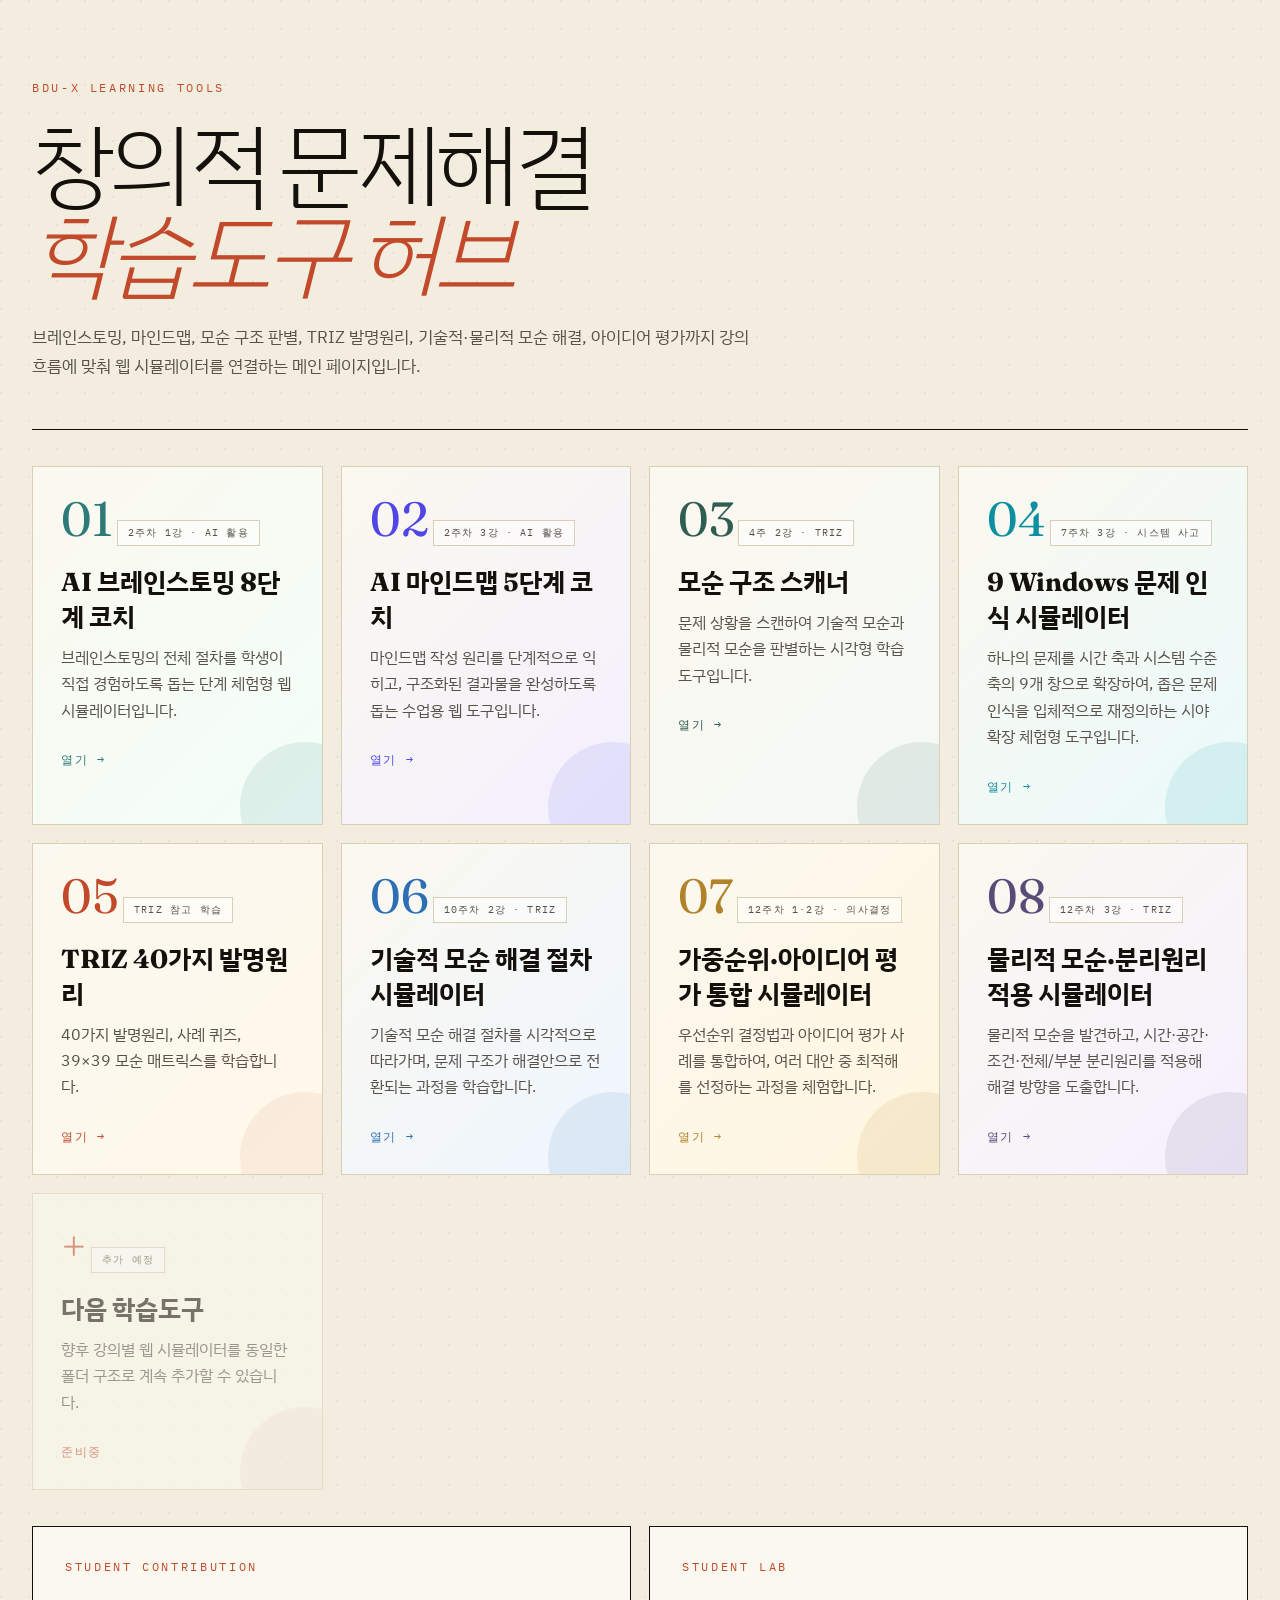
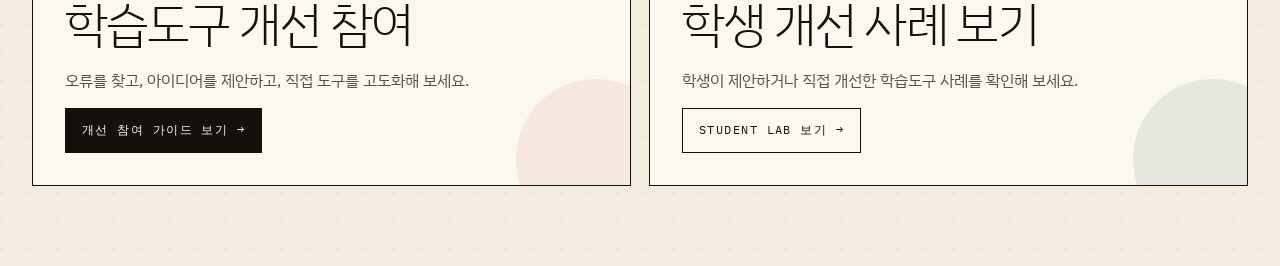
<file: index.html>
<!DOCTYPE html>
<html lang="ko">
<head>
<meta charset="UTF-8">
<meta name="viewport" content="width=device-width, initial-scale=1.0">
<title>창의적 문제해결 학습도구</title>
<link rel="preconnect" href="https://fonts.googleapis.com">
<link rel="preconnect" href="https://fonts.gstatic.com" crossorigin>
<link href="https://fonts.googleapis.com/css2?family=Fraunces:opsz,wght,SOFT@9..144,300;9..144,500&family=IBM+Plex+Sans+KR:wght@300;400;500;600;700&family=IBM+Plex+Mono:wght@400;500;600&display=swap" rel="stylesheet">
<link rel="stylesheet" href="./shared/css/common.css">
</head>
<body>
<main class="home">
  <section class="hero">
    <div class="eyebrow">BDU-X Learning Tools</div>
    <h1>창의적 문제해결<br><em>학습도구 허브</em></h1>
    <p>브레인스토밍, 마인드맵, 모순 구조 판별, TRIZ 발명원리, 기술적·물리적 모순 해결, 아이디어 평가까지 강의 흐름에 맞춰 웹 시뮬레이터를 연결하는 메인 페이지입니다.</p>
  </section>

  <section class="tool-grid">
    <a class="tool-card brainstorming" href="./week02-01-ai-brainstorming-8step-coach/">
      <span class="num">01</span>
      <div class="week">2주차 1강 · AI 활용</div>
      <h2>AI 브레인스토밍 8단계 코치</h2>
      <p>브레인스토밍의 전체 절차를 학생이 직접 경험하도록 돕는 단계 체험형 웹 시뮬레이터입니다.</p>
      <span class="go">열기 →</span>
    </a>

    <a class="tool-card mindmap" href="./week02-03-ai-mindmap-5step-coach/">
      <span class="num">02</span>
      <div class="week">2주차 3강 · AI 활용</div>
      <h2>AI 마인드맵 5단계 코치</h2>
      <p>마인드맵 작성 원리를 단계적으로 익히고, 구조화된 결과물을 완성하도록 돕는 수업용 웹 도구입니다.</p>
      <span class="go">열기 →</span>
    </a>

    <a class="tool-card scanner" href="./week04-02-contradiction-scanner/">
      <span class="num">03</span>
      <div class="week">4주 2강 · TRIZ</div>
      <h2>모순 구조 스캐너</h2>
      <p>문제 상황을 스캔하여 기술적 모순과 물리적 모순을 판별하는 시각형 학습 도구입니다.</p>
      <span class="go">열기 →</span>
    </a>

    <a class="tool-card ninewindows" href="./week07-03-9windows-simulator/">
      <span class="num">04</span>
      <div class="week">7주차 3강 · 시스템 사고</div>
      <h2>9 Windows 문제 인식 시뮬레이터</h2>
      <p>하나의 문제를 시간 축과 시스템 수준 축의 9개 창으로 확장하여, 좁은 문제 인식을 입체적으로 재정의하는 시야 확장 체험형 도구입니다.</p>
      <span class="go">열기 →</span>
    </a>

    <a class="tool-card triz" href="./triz/">
      <span class="num">05</span>
      <div class="week">TRIZ 참고 학습</div>
      <h2>TRIZ 40가지 발명원리</h2>
      <p>40가지 발명원리, 사례 퀴즈, 39×39 모순 매트릭스를 학습합니다.</p>
      <span class="go">열기 →</span>
    </a>

    <a class="tool-card technical" href="./week10-02-triz-technical-contradiction-process/">
      <span class="num">06</span>
      <div class="week">10주차 2강 · TRIZ</div>
      <h2>기술적 모순 해결 절차 시뮬레이터</h2>
      <p>기술적 모순 해결 절차를 시각적으로 따라가며, 문제 구조가 해결안으로 전환되는 과정을 학습합니다.</p>
      <span class="go">열기 →</span>
    </a>

    <a class="tool-card decision" href="./week12-01-02-weighted-decision-lab/">
      <span class="num">07</span>
      <div class="week">12주차 1·2강 · 의사결정</div>
      <h2>가중순위·아이디어 평가 통합 시뮬레이터</h2>
      <p>우선순위 결정법과 아이디어 평가 사례를 통합하여, 여러 대안 중 최적해를 선정하는 과정을 체험합니다.</p>
      <span class="go">열기 →</span>
    </a>

    <a class="tool-card physical" href="./week12-03-physical-contradiction-separation/">
      <span class="num">08</span>
      <div class="week">12주차 3강 · TRIZ</div>
      <h2>물리적 모순·분리원리 적용 시뮬레이터</h2>
      <p>물리적 모순을 발견하고, 시간·공간·조건·전체/부분 분리원리를 적용해 해결 방향을 도출합니다.</p>
      <span class="go">열기 →</span>
    </a>

    <article class="tool-card disabled">
      <span class="num">+</span>
      <div class="week">추가 예정</div>
      <h2>다음 학습도구</h2>
      <p>향후 강의별 웹 시뮬레이터를 동일한 폴더 구조로 계속 추가할 수 있습니다.</p>
      <span class="go">준비중</span>
    </article>
  </section>

  <section class="participation-cards" aria-label="학생 참여 안내">
    <a class="participation-card guide" href="./contribute/">
      <div class="eyebrow">Student Contribution</div>
      <h2>학습도구 개선 참여</h2>
      <p>오류를 찾고, 아이디어를 제안하고, 직접 도구를 고도화해 보세요.</p>
      <span class="card-link">개선 참여 가이드 보기 →</span>
    </a>

    <a class="participation-card lab" href="./student-lab/">
      <div class="eyebrow">Student Lab</div>
      <h2>학생 개선 사례 보기</h2>
      <p>학생이 제안하거나 직접 개선한 학습도구 사례를 확인해 보세요.</p>
      <span class="card-link">Student Lab 보기 →</span>
    </a>
  </section>

</main>
</body>
</html>
</file>
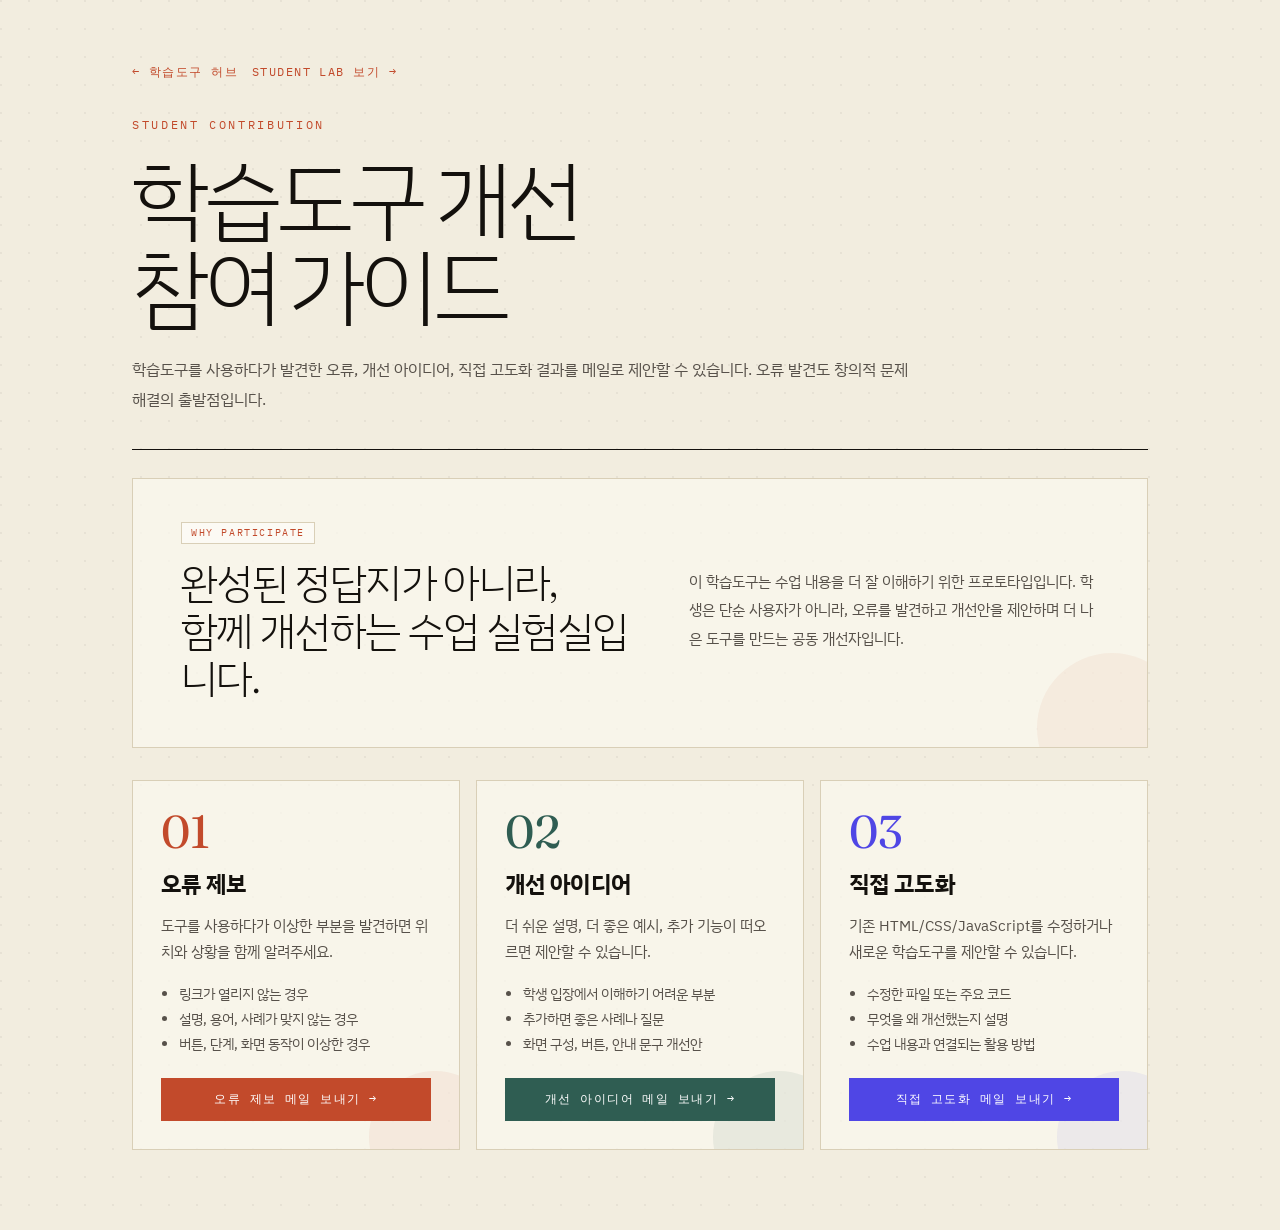
<file: contribute/index.html>
<!DOCTYPE html>
<html lang="ko">
<head>
<meta charset="UTF-8">
<meta name="viewport" content="width=device-width, initial-scale=1.0">
<title>학습도구 개선 참여 가이드</title>
<link rel="preconnect" href="https://fonts.googleapis.com">
<link rel="preconnect" href="https://fonts.gstatic.com" crossorigin>
<link href="https://fonts.googleapis.com/css2?family=Fraunces:opsz,wght,SOFT@9..144,300;9..144,500&family=IBM+Plex+Sans+KR:wght@300;400;500;600;700&family=IBM+Plex+Mono:wght@400;500;600&display=swap" rel="stylesheet">
<link rel="stylesheet" href="../shared/css/common.css">
</head>
<body>
<main class="page subpage">
  <nav class="page-nav">
    <a href="../">← 학습도구 허브</a>
    <a href="../student-lab/">Student Lab 보기 →</a>
  </nav>

  <section class="page-hero compact">
    <div class="eyebrow">Student Contribution</div>
    <h1 class="page-title">학습도구 개선<br>참여 가이드</h1>
    <p>학습도구를 사용하다가 발견한 오류, 개선 아이디어, 직접 고도화 결과를 메일로 제안할 수 있습니다. 오류 발견도 창의적 문제해결의 출발점입니다.</p>
  </section>

  <section class="intro-panel compact-panel">
    <div>
      <span class="label">Why Participate</span>
      <h2>완성된 정답지가 아니라,<br>함께 개선하는 수업 실험실입니다.</h2>
    </div>
    <p>이 학습도구는 수업 내용을 더 잘 이해하기 위한 프로토타입입니다. 학생은 단순 사용자가 아니라, 오류를 발견하고 개선안을 제안하며 더 나은 도구를 만드는 공동 개선자입니다.</p>
  </section>

  <section class="guide-grid action-grid">
    <article class="guide-card guide-error">
      <span class="num">01</span>
      <h2>오류 제보</h2>
      <p>도구를 사용하다가 이상한 부분을 발견하면 위치와 상황을 함께 알려주세요.</p>
      <ul>
        <li>링크가 열리지 않는 경우</li>
        <li>설명, 용어, 사례가 맞지 않는 경우</li>
        <li>버튼, 단계, 화면 동작이 이상한 경우</li>
      </ul>
      <a class="mail-button mail-error" href="mailto:bdu.com.eng@gmail.com?subject=%5BBDU-X%20%EC%98%A4%EB%A5%98%20%EC%A0%9C%EB%B3%B4%5D%20%EB%8F%84%EA%B5%AC%EB%AA%85%20%EC%9E%85%EB%A0%A5&body=1.%20%EB%8F%84%EA%B5%AC%20%EC%9D%B4%EB%A6%84%3A%0A2.%20%EC%98%A4%EB%A5%98%20%EC%9C%84%EC%B9%98%3A%0A3.%20%EC%98%A4%EB%A5%98%20%EB%82%B4%EC%9A%A9%3A%0A4.%20%EC%9E%AC%ED%98%84%20%EB%B0%A9%EB%B2%95%3A%0A5.%20%EC%88%98%EC%A0%95%20%EC%A0%9C%EC%95%88%3A">오류 제보 메일 보내기 →</a>
    </article>

    <article class="guide-card guide-idea">
      <span class="num">02</span>
      <h2>개선 아이디어</h2>
      <p>더 쉬운 설명, 더 좋은 예시, 추가 기능이 떠오르면 제안할 수 있습니다.</p>
      <ul>
        <li>학생 입장에서 이해하기 어려운 부분</li>
        <li>추가하면 좋은 사례나 질문</li>
        <li>화면 구성, 버튼, 안내 문구 개선안</li>
      </ul>
      <a class="mail-button mail-idea" href="mailto:bdu.com.eng@gmail.com?subject=%5BBDU-X%20%EA%B0%9C%EC%84%A0%20%EC%95%84%EC%9D%B4%EB%94%94%EC%96%B4%5D%20%EB%8F%84%EA%B5%AC%EB%AA%85%20%EC%9E%85%EB%A0%A5&body=1.%20%EB%8F%84%EA%B5%AC%20%EC%9D%B4%EB%A6%84%3A%0A2.%20%EC%95%84%EC%89%AC%EC%9A%B4%20%EC%A0%90%3A%0A3.%20%EC%A0%9C%EC%95%88%20%EB%82%B4%EC%9A%A9%3A%0A4.%20%EA%B8%B0%EB%8C%80%20%ED%9A%A8%EA%B3%BC%3A">개선 아이디어 메일 보내기 →</a>
    </article>

    <article class="guide-card guide-build">
      <span class="num">03</span>
      <h2>직접 고도화</h2>
      <p>기존 HTML/CSS/JavaScript를 수정하거나 새로운 학습도구를 제안할 수 있습니다.</p>
      <ul>
        <li>수정한 파일 또는 주요 코드</li>
        <li>무엇을 왜 개선했는지 설명</li>
        <li>수업 내용과 연결되는 활용 방법</li>
      </ul>
      <a class="mail-button mail-build" href="mailto:bdu.com.eng@gmail.com?subject=%5BBDU-X%20%EC%A7%81%EC%A0%91%20%EA%B3%A0%EB%8F%84%ED%99%94%5D%20%EB%8F%84%EA%B5%AC%EB%AA%85%20%EC%9E%85%EB%A0%A5&body=1.%20%EB%8F%84%EA%B5%AC%20%EC%9D%B4%EB%A6%84%3A%0A2.%20%EC%88%98%EC%A0%95%ED%95%9C%20%EB%82%B4%EC%9A%A9%3A%0A3.%20%EC%88%98%EC%A0%95%20%EC%9D%B4%EC%9C%A0%3A%0A4.%20%ED%99%9C%EC%9A%A9%20%EB%B0%A9%EB%B2%95%3A%0A5.%20%EC%B2%A8%EB%B6%80%20%ED%8C%8C%EC%9D%BC%20%EB%98%90%EB%8A%94%20%EB%A7%81%ED%81%AC%3A">직접 고도화 메일 보내기 →</a>
    </article>
  </section>
</main>
</body>
</html>
</file>
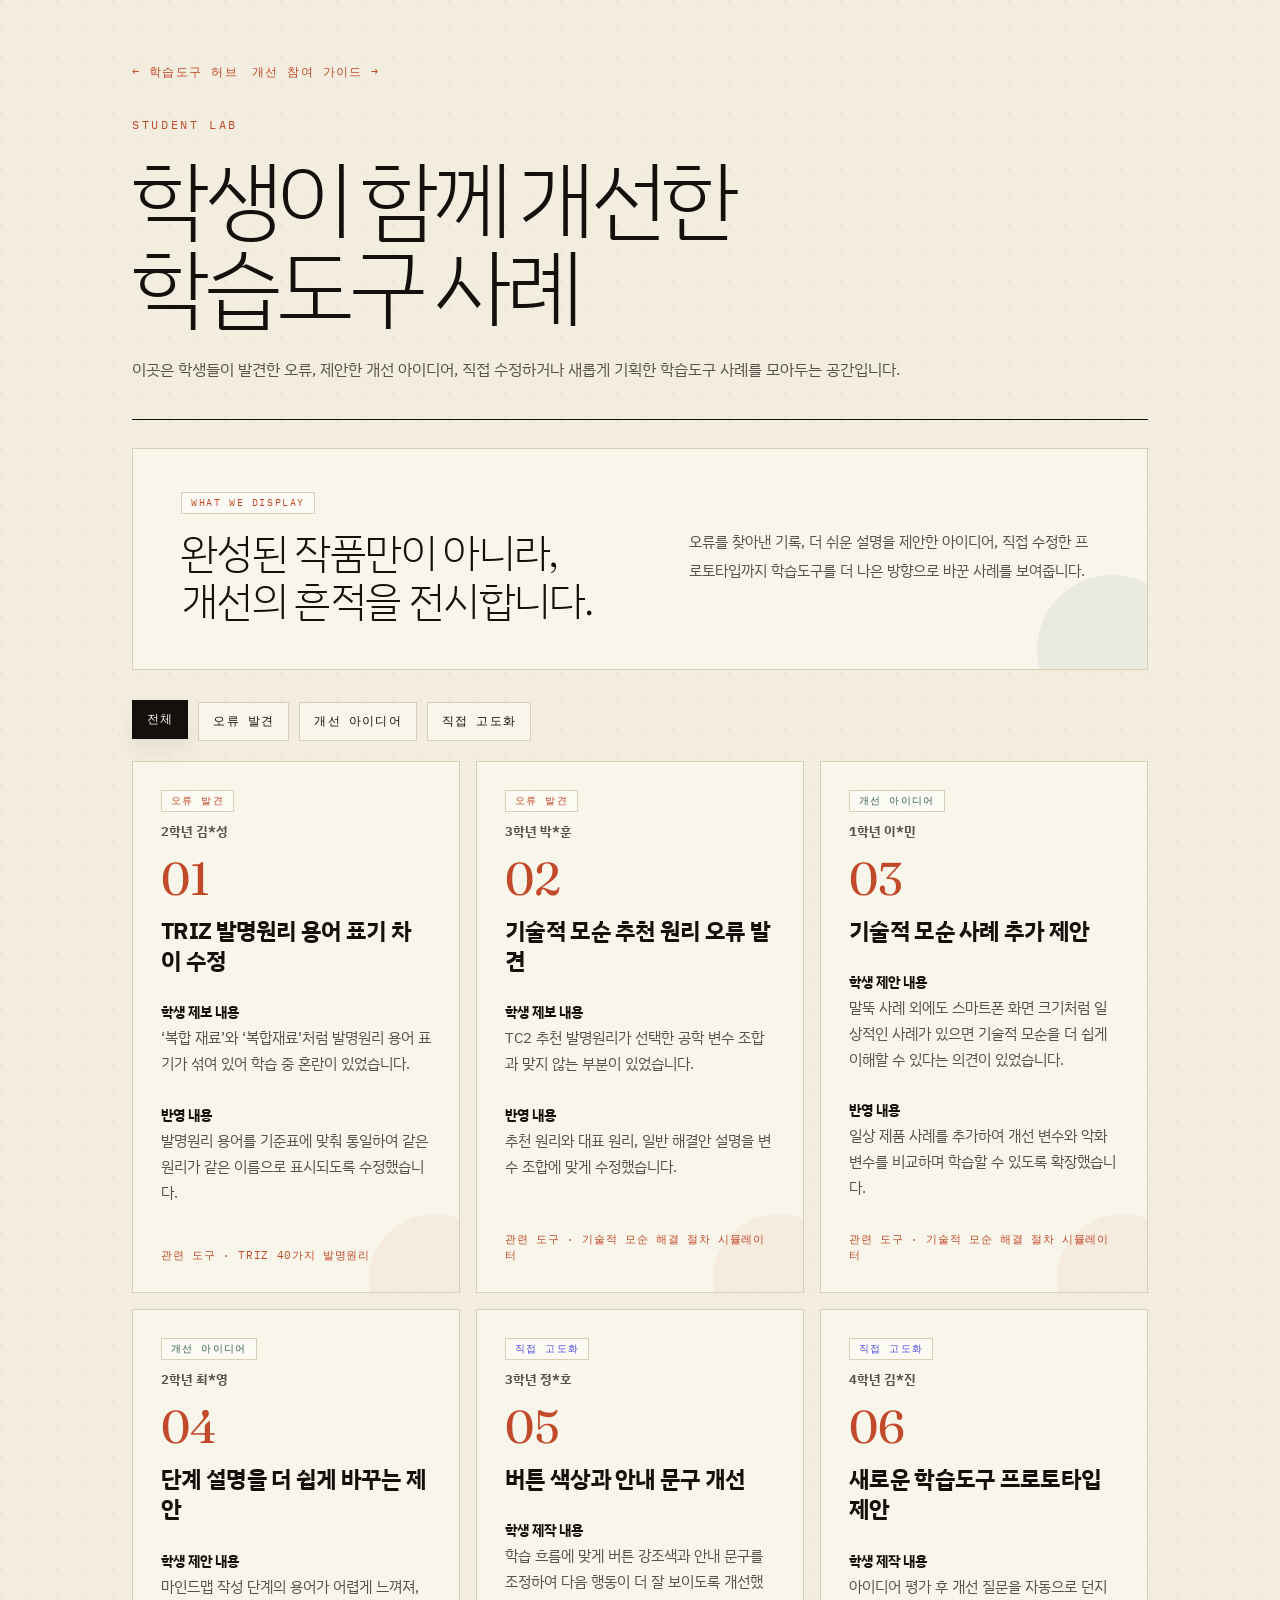
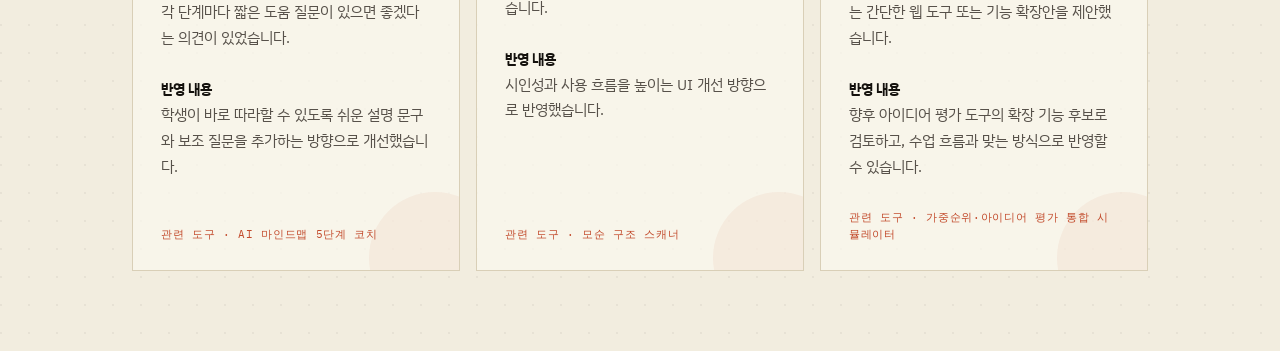
<file: student-lab/index.html>
<!DOCTYPE html>
<html lang="ko">
<head>
<meta charset="UTF-8">
<meta name="viewport" content="width=device-width, initial-scale=1.0">
<title>Student Lab</title>
<link rel="preconnect" href="https://fonts.googleapis.com">
<link rel="preconnect" href="https://fonts.gstatic.com" crossorigin>
<link href="https://fonts.googleapis.com/css2?family=Fraunces:opsz,wght,SOFT@9..144,300;9..144,500&family=IBM+Plex+Sans+KR:wght@300;400;500;600;700&family=IBM+Plex+Mono:wght@400;500;600&display=swap" rel="stylesheet">
<link rel="stylesheet" href="../shared/css/common.css">
</head>
<body>
<main class="page subpage">
  <nav class="page-nav">
    <a href="../">← 학습도구 허브</a>
    <a href="../contribute/">개선 참여 가이드 →</a>
  </nav>

  <section class="page-hero compact">
    <div class="eyebrow">Student Lab</div>
    <h1 class="page-title">학생이 함께 개선한<br>학습도구 사례</h1>
    <p>이곳은 학생들이 발견한 오류, 제안한 개선 아이디어, 직접 수정하거나 새롭게 기획한 학습도구 사례를 모아두는 공간입니다.</p>
  </section>

  <section class="intro-panel compact-panel lab-intro">
    <div>
      <span class="label">What We Display</span>
      <h2>완성된 작품만이 아니라,<br>개선의 흔적을 전시합니다.</h2>
    </div>
    <p>오류를 찾아낸 기록, 더 쉬운 설명을 제안한 아이디어, 직접 수정한 프로토타입까지 학습도구를 더 나은 방향으로 바꾼 사례를 보여줍니다.</p>
  </section>

  <section class="lab-filter" aria-label="Student Lab 분류">
    <button type="button" class="filter-btn active" data-filter="all">전체</button>
    <button type="button" class="filter-btn error" data-filter="error">오류 발견</button>
    <button type="button" class="filter-btn idea" data-filter="idea">개선 아이디어</button>
    <button type="button" class="filter-btn build" data-filter="build">직접 고도화</button>
  </section>

  <section class="lab-grid refined-lab-grid">
    <article class="lab-card" data-type="error">
      <span class="tag tag-error">오류 발견</span>
      <span class="student">2학년 김*성</span>
      <span class="num">01</span>
      <h2>TRIZ 발명원리 용어 표기 차이 수정</h2>
      <strong>학생 제보 내용</strong>
      <p>‘복합 재료’와 ‘복합재료’처럼 발명원리 용어 표기가 섞여 있어 학습 중 혼란이 있었습니다.</p>
      <strong>반영 내용</strong>
      <p>발명원리 용어를 기준표에 맞춰 통일하여 같은 원리가 같은 이름으로 표시되도록 수정했습니다.</p>
      <div class="related">관련 도구 · TRIZ 40가지 발명원리</div>
    </article>

    <article class="lab-card" data-type="error">
      <span class="tag tag-error">오류 발견</span>
      <span class="student">3학년 박*훈</span>
      <span class="num">02</span>
      <h2>기술적 모순 추천 원리 오류 발견</h2>
      <strong>학생 제보 내용</strong>
      <p>TC2 추천 발명원리가 선택한 공학 변수 조합과 맞지 않는 부분이 있었습니다.</p>
      <strong>반영 내용</strong>
      <p>추천 원리와 대표 원리, 일반 해결안 설명을 변수 조합에 맞게 수정했습니다.</p>
      <div class="related">관련 도구 · 기술적 모순 해결 절차 시뮬레이터</div>
    </article>

    <article class="lab-card" data-type="idea">
      <span class="tag tag-idea">개선 아이디어</span>
      <span class="student">1학년 이*민</span>
      <span class="num">03</span>
      <h2>기술적 모순 사례 추가 제안</h2>
      <strong>학생 제안 내용</strong>
      <p>말뚝 사례 외에도 스마트폰 화면 크기처럼 일상적인 사례가 있으면 기술적 모순을 더 쉽게 이해할 수 있다는 의견이 있었습니다.</p>
      <strong>반영 내용</strong>
      <p>일상 제품 사례를 추가하여 개선 변수와 악화 변수를 비교하며 학습할 수 있도록 확장했습니다.</p>
      <div class="related">관련 도구 · 기술적 모순 해결 절차 시뮬레이터</div>
    </article>

    <article class="lab-card" data-type="idea">
      <span class="tag tag-idea">개선 아이디어</span>
      <span class="student">2학년 최*영</span>
      <span class="num">04</span>
      <h2>단계 설명을 더 쉽게 바꾸는 제안</h2>
      <strong>학생 제안 내용</strong>
      <p>마인드맵 작성 단계의 용어가 어렵게 느껴져, 각 단계마다 짧은 도움 질문이 있으면 좋겠다는 의견이 있었습니다.</p>
      <strong>반영 내용</strong>
      <p>학생이 바로 따라할 수 있도록 쉬운 설명 문구와 보조 질문을 추가하는 방향으로 개선했습니다.</p>
      <div class="related">관련 도구 · AI 마인드맵 5단계 코치</div>
    </article>

    <article class="lab-card" data-type="build">
      <span class="tag tag-build">직접 고도화</span>
      <span class="student">3학년 정*호</span>
      <span class="num">05</span>
      <h2>버튼 색상과 안내 문구 개선</h2>
      <strong>학생 제작 내용</strong>
      <p>학습 흐름에 맞게 버튼 강조색과 안내 문구를 조정하여 다음 행동이 더 잘 보이도록 개선했습니다.</p>
      <strong>반영 내용</strong>
      <p>시인성과 사용 흐름을 높이는 UI 개선 방향으로 반영했습니다.</p>
      <div class="related">관련 도구 · 모순 구조 스캐너</div>
    </article>

    <article class="lab-card" data-type="build">
      <span class="tag tag-build">직접 고도화</span>
      <span class="student">4학년 김*진</span>
      <span class="num">06</span>
      <h2>새로운 학습도구 프로토타입 제안</h2>
      <strong>학생 제작 내용</strong>
      <p>아이디어 평가 후 개선 질문을 자동으로 던지는 간단한 웹 도구 또는 기능 확장안을 제안했습니다.</p>
      <strong>반영 내용</strong>
      <p>향후 아이디어 평가 도구의 확장 기능 후보로 검토하고, 수업 흐름과 맞는 방식으로 반영할 수 있습니다.</p>
      <div class="related">관련 도구 · 가중순위·아이디어 평가 통합 시뮬레이터</div>
    </article>
  </section>
</main>

<script>
const filterButtons = document.querySelectorAll('.filter-btn');
const labCards = document.querySelectorAll('.lab-card');
filterButtons.forEach((button) => {
  button.addEventListener('click', () => {
    const filter = button.dataset.filter;
    filterButtons.forEach((btn) => btn.classList.remove('active'));
    button.classList.add('active');
    labCards.forEach((card) => {
      const shouldShow = filter === 'all' || card.dataset.type === filter;
      card.hidden = !shouldShow;
    });
  });
});
</script>
</body>
</html>
</file>
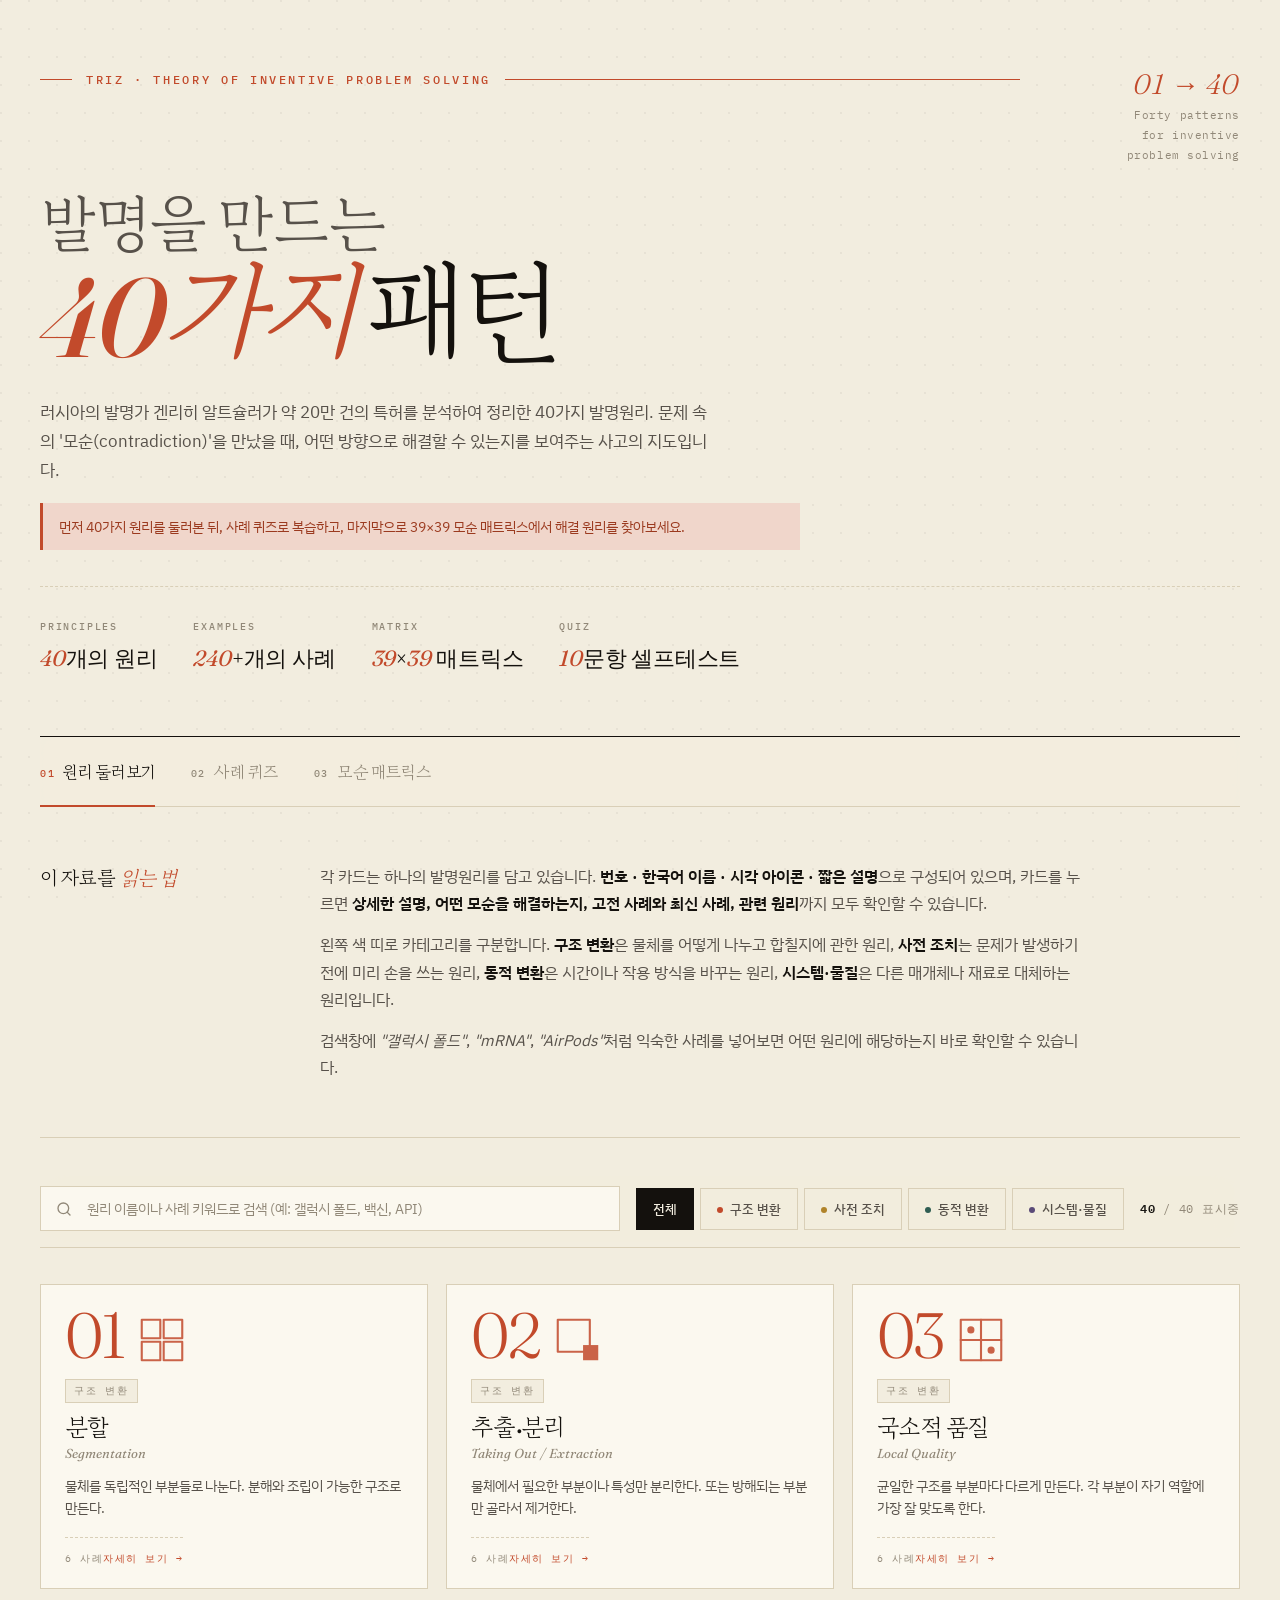
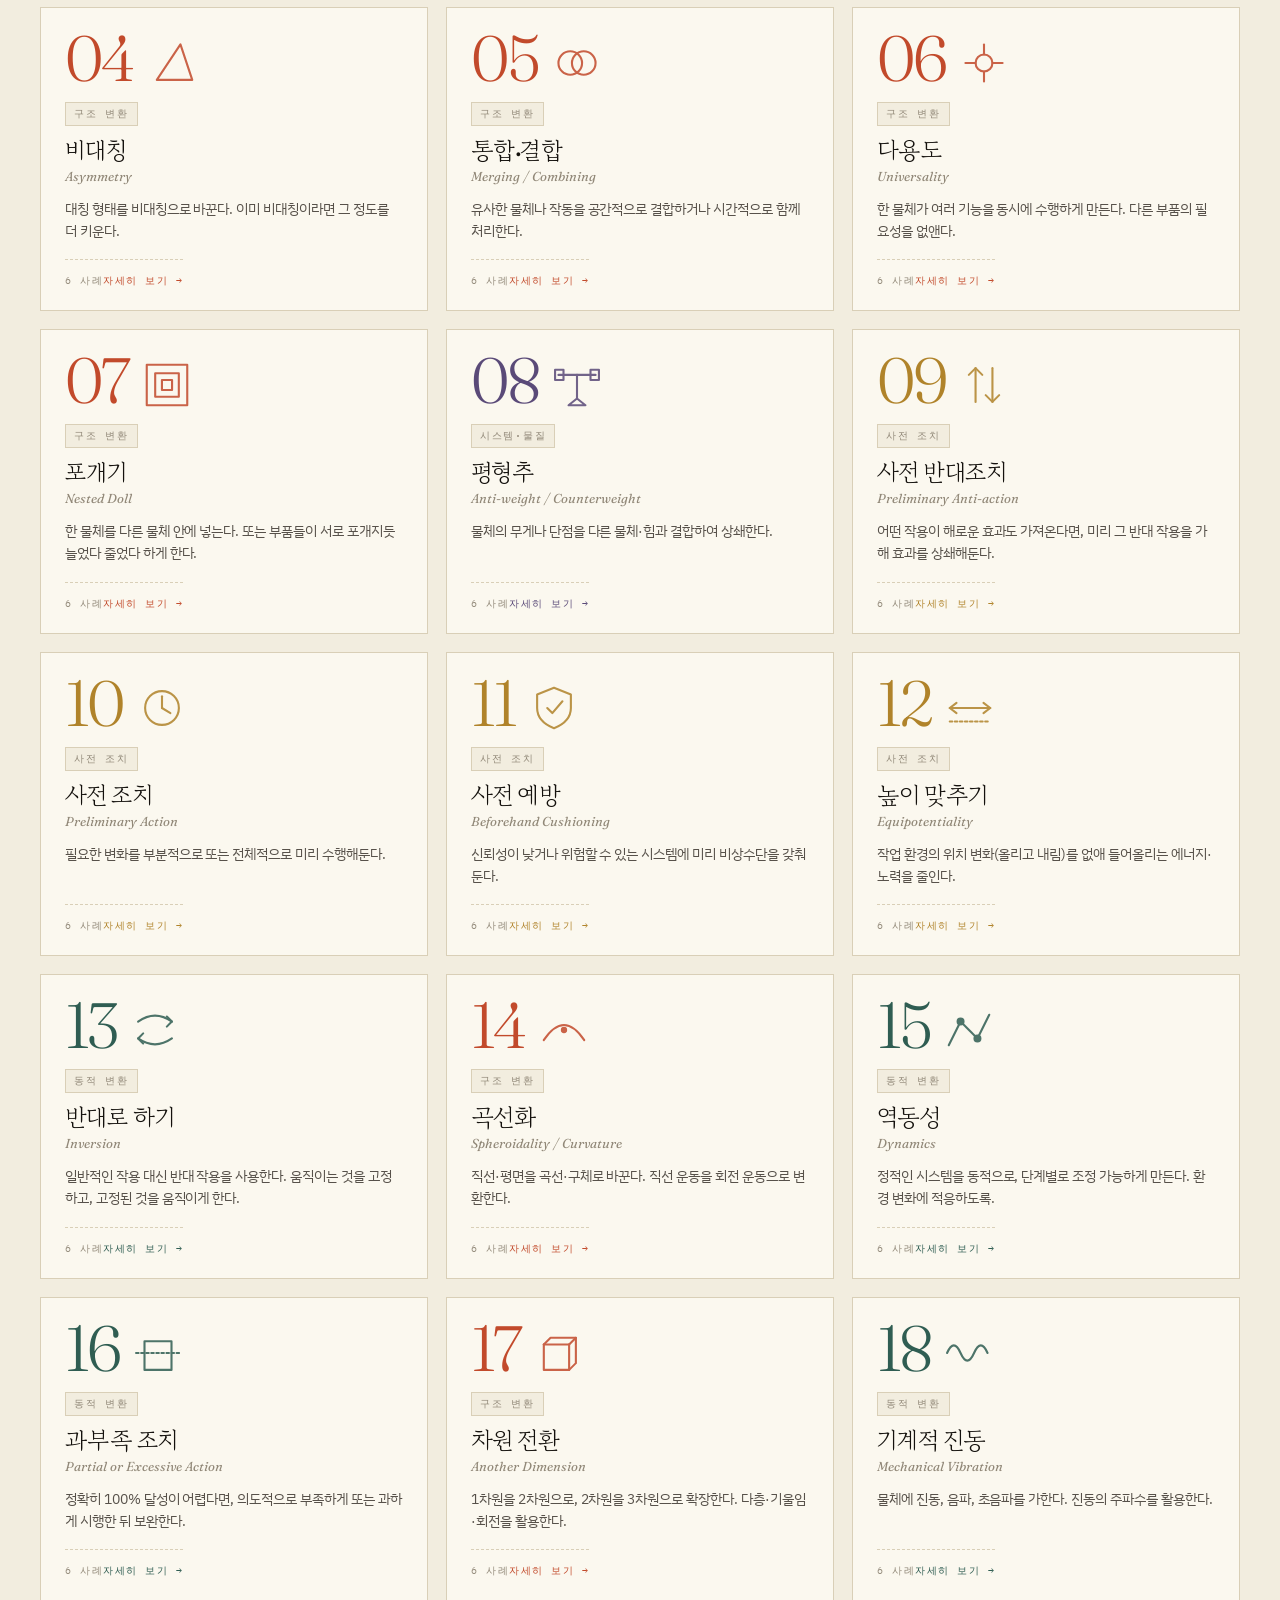
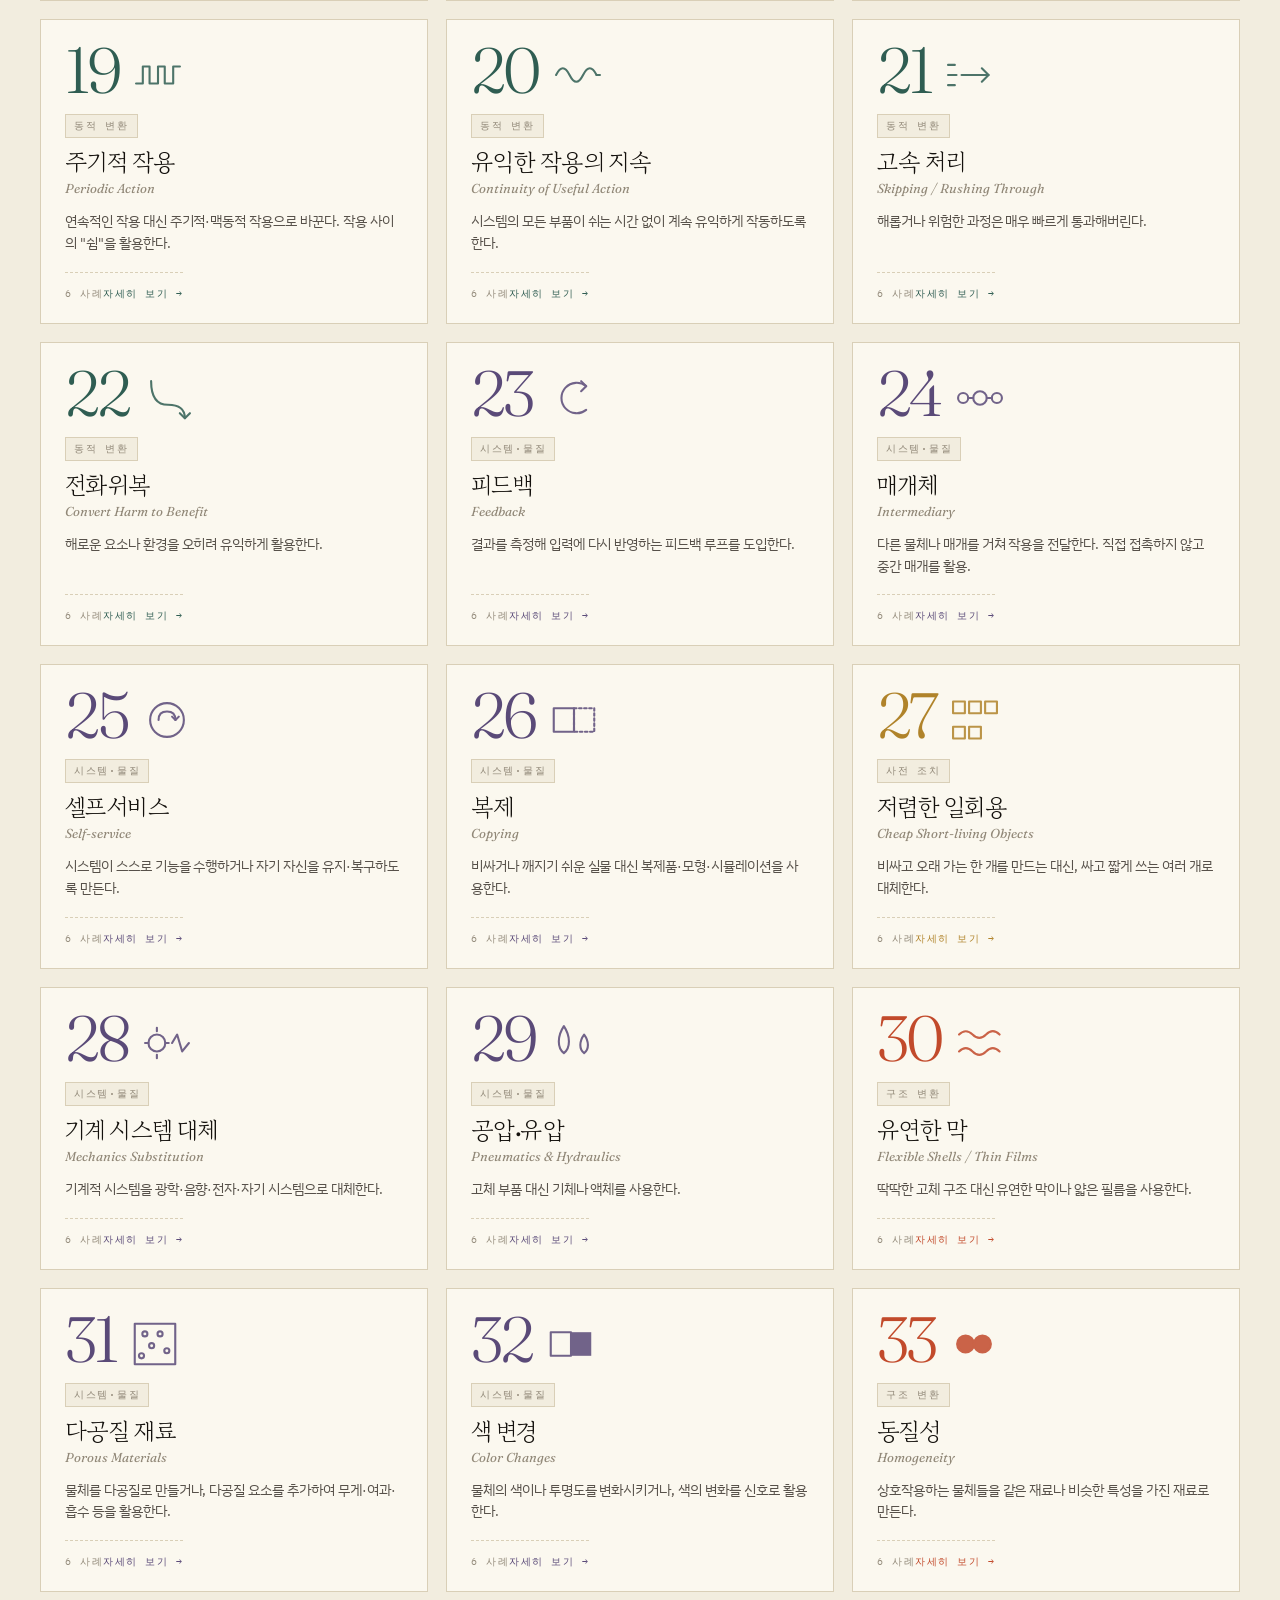
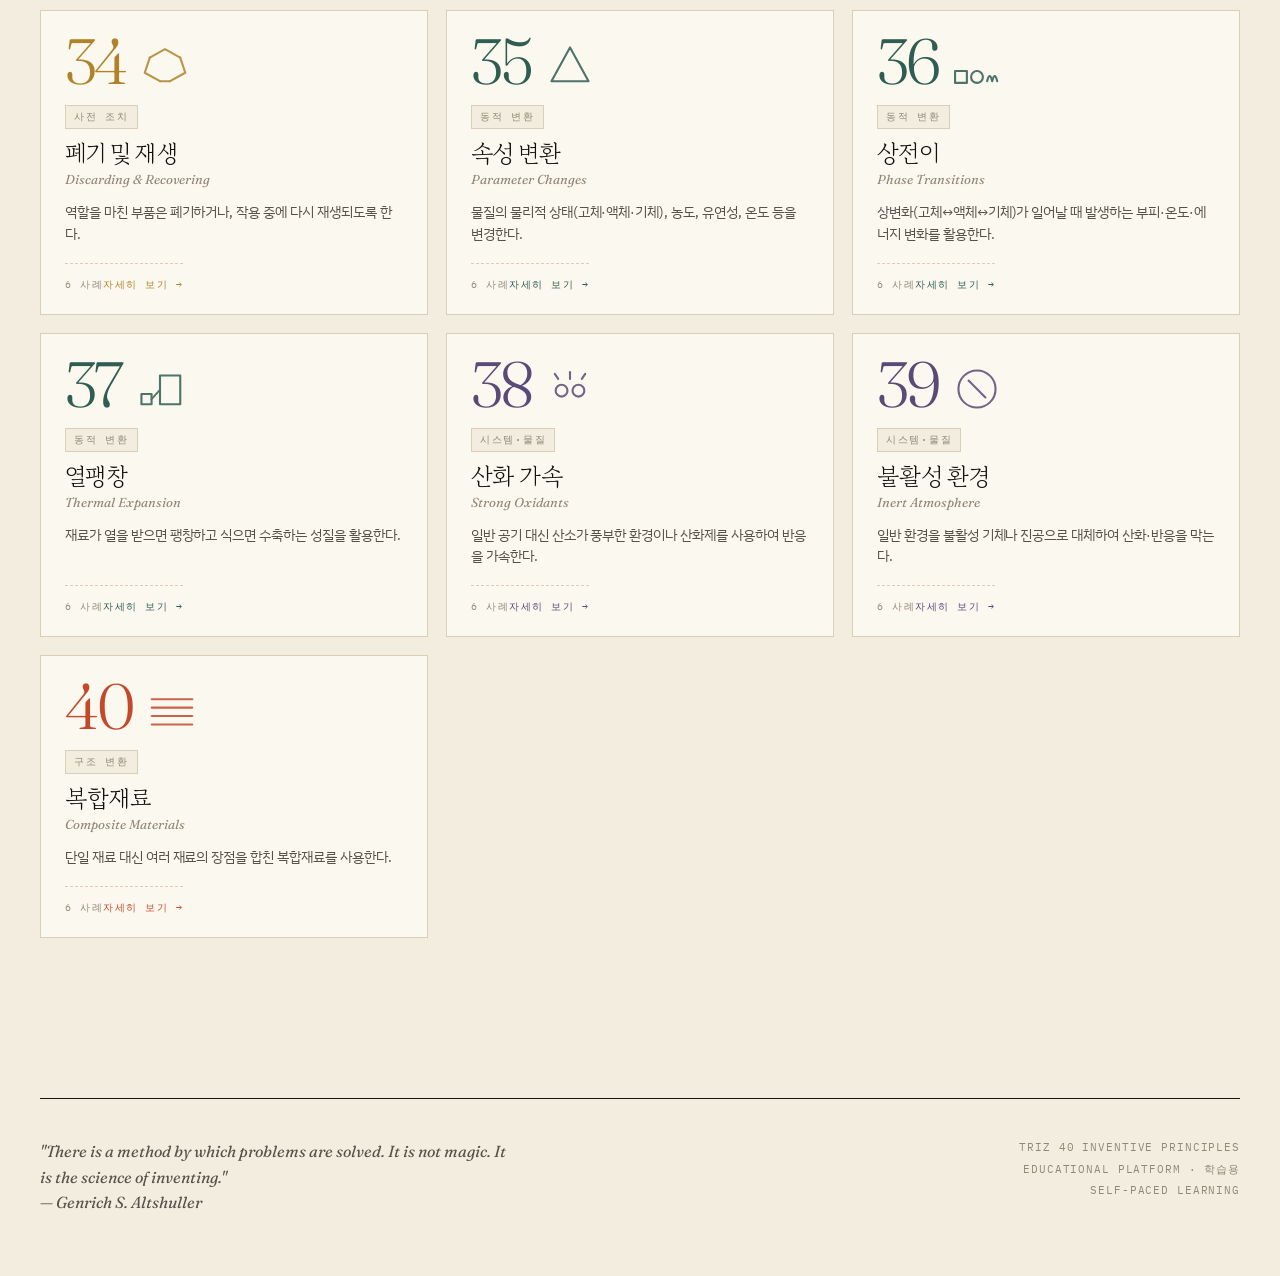
<file: triz/index.html>
<!DOCTYPE html>
<html lang="ko">
<head>
<meta charset="UTF-8">
<meta name="viewport" content="width=device-width, initial-scale=1.0">
<title>TRIZ 40 발명원리 · 학습 플랫폼</title>
<link rel="preconnect" href="https://fonts.googleapis.com">
<link rel="preconnect" href="https://fonts.gstatic.com" crossorigin>
<link href="https://fonts.googleapis.com/css2?family=Fraunces:opsz,wght,SOFT@9..144,300;9..144,400;9..144,500;9..144,600;9..144,800&family=IBM+Plex+Sans+KR:wght@300;400;500;600;700&family=IBM+Plex+Mono:wght@400;500;600&family=Gowun+Batang:wght@400;700&display=swap" rel="stylesheet">
<link rel="stylesheet" href="./css/triz.css">
</head>
<body>
<div class="container">
<header>
<div class="header-top">
<div class="eyebrow">TRIZ · Theory of Inventive Problem Solving</div>
<div class="deco"><span class="big">01 → 40</span>Forty patterns<br>for inventive<br>problem solving</div>
</div>
<h1><span class="small">발명을 만드는</span><em>40가지</em> 패턴</h1>
<p class="subtitle">러시아의 발명가 겐리히 알트슐러가 약 20만 건의 특허를 분석하여 정리한 40가지 발명원리. 문제 속의 '모순(contradiction)'을 만났을 때, 어떤 방향으로 해결할 수 있는지를 보여주는 사고의 지도입니다.</p>
<p class="guide-text">먼저 40가지 원리를 둘러본 뒤, 사례 퀴즈로 복습하고, 마지막으로 39×39 모순 매트릭스에서 해결 원리를 찾아보세요.</p>
<div class="meta-row">
<div class="meta-item"><div class="label">Principles</div><div class="val"><em>40</em>개의 원리</div></div>
<div class="meta-item"><div class="label">Examples</div><div class="val"><em>240</em>+개의 사례</div></div>
<div class="meta-item"><div class="label">Matrix</div><div class="val"><em>39</em>×<em>39</em> 매트릭스</div></div>
<div class="meta-item"><div class="label">Quiz</div><div class="val"><em>10</em>문항 셀프테스트</div></div>
</div>
</header>
<nav class="tabs"><div class="tabs-inner">
<button class="tab-btn active" data-tab="cards"><span class="tab-num">01</span>원리 둘러보기</button>
<button class="tab-btn" data-tab="quiz"><span class="tab-num">02</span>사례 퀴즈</button>
<button class="tab-btn" data-tab="matrix"><span class="tab-num">03</span>모순 매트릭스</button>
</div></nav>
<div class="tab-content active" data-tab-content="cards">
<section class="intro-block">
<h2>이 자료를 <em>읽는 법</em></h2>
<div class="intro-content">
<p>각 카드는 하나의 발명원리를 담고 있습니다. <strong>번호 · 한국어 이름 · 시각 아이콘 · 짧은 설명</strong>으로 구성되어 있으며, 카드를 누르면 <strong>상세한 설명, 어떤 모순을 해결하는지, 고전 사례와 최신 사례, 관련 원리</strong>까지 모두 확인할 수 있습니다.</p>
<p>왼쪽 색 띠로 카테고리를 구분합니다. <strong>구조 변환</strong>은 물체를 어떻게 나누고 합칠지에 관한 원리, <strong>사전 조치</strong>는 문제가 발생하기 전에 미리 손을 쓰는 원리, <strong>동적 변환</strong>은 시간이나 작용 방식을 바꾸는 원리, <strong>시스템·물질</strong>은 다른 매개체나 재료로 대체하는 원리입니다.</p>
<p>검색창에 <em>"갤럭시 폴드"</em>, <em>"mRNA"</em>, <em>"AirPods"</em>처럼 익숙한 사례를 넣어보면 어떤 원리에 해당하는지 바로 확인할 수 있습니다.</p>
</div>
</section>
<div class="controls"><div class="controls-inner">
<div class="search-wrap">
<svg class="search-icon" width="16" height="16" viewBox="0 0 24 24" fill="none" stroke="currentColor" stroke-width="2" stroke-linecap="round" stroke-linejoin="round"><circle cx="11" cy="11" r="8"/><path d="M21 21l-4.35-4.35"/></svg>
<input type="text" class="search-input" placeholder="원리 이름이나 사례 키워드로 검색 (예: 갤럭시 폴드, 백신, API)" id="search" autocomplete="off">
</div>
<div class="filters">
<button class="filter-btn active" data-filter="all">전체</button>
<button class="filter-btn" data-filter="structure"><span class="dot"></span>구조 변환</button>
<button class="filter-btn" data-filter="preliminary"><span class="dot"></span>사전 조치</button>
<button class="filter-btn" data-filter="dynamic"><span class="dot"></span>동적 변환</button>
<button class="filter-btn" data-filter="system"><span class="dot"></span>시스템·물질</button>
</div>
<div class="count"><strong id="countShown">40</strong> / 40 표시중</div>
</div></div>
<div class="grid" id="grid"></div>
</div>
<div class="tab-content" data-tab-content="quiz">
<div class="quiz-wrap">
<div id="quiz-screen-intro">
<div class="quiz-intro">
<div class="quiz-intro-eyebrow">SELF-ASSESSMENT</div>
<h2>사례를 보고<br><em>원리</em>를 찾아보세요</h2>
<p>총 10문항의 객관식 퀴즈입니다. 일상 속 사례를 보고 어떤 발명원리가 적용되었는지 4개 선택지 중에서 고르세요. 매 문항마다 해설을 제공합니다.</p>
<button class="btn-primary" id="quizStartBtn">퀴즈 시작 <svg width="16" height="16" viewBox="0 0 24 24" fill="none" stroke="currentColor" stroke-width="2.5" stroke-linecap="round" stroke-linejoin="round"><line x1="5" y1="12" x2="19" y2="12"/><polyline points="12 5 19 12 12 19"/></svg></button>
</div>
</div>
<div id="quiz-screen-question" style="display:none;">
<div class="quiz-progress">
<span>문항 <strong id="qNum">1</strong> / 10</span>
<div class="quiz-bar"><div class="quiz-bar-fill" id="qBar"></div></div>
<span class="quiz-score"><em id="qScore">0</em> 정답</span>
</div>
<div class="quiz-question">
<div class="quiz-q-label">사례 · CASE</div>
<div class="quiz-q-text">다음 사례에 적용된 발명원리는?</div>
<div class="quiz-q-example" id="qExample"></div>
</div>
<div class="quiz-options" id="qOptions"></div>
<div class="quiz-feedback" id="qFeedback">
<div class="quiz-feedback-result" id="qFeedbackResult"></div>
<div class="quiz-feedback-explain" id="qFeedbackExplain"></div>
<button class="btn-secondary" id="qDetailBtn">원리 상세 보기</button>
</div>
<div class="quiz-actions">
<button class="btn-primary" id="qNextBtn" style="display:none;"><span id="qNextLabel">다음 문항</span> <svg width="16" height="16" viewBox="0 0 24 24" fill="none" stroke="currentColor" stroke-width="2.5" stroke-linecap="round" stroke-linejoin="round"><line x1="5" y1="12" x2="19" y2="12"/><polyline points="12 5 19 12 12 19"/></svg></button>
</div>
</div>
<div id="quiz-screen-results" style="display:none;">
<div class="quiz-results">
<div class="quiz-results-score"><em id="rScore">0</em> / 10</div>
<div class="quiz-results-msg" id="rMsg"></div>
<div class="quiz-results-sub" id="rSub"></div>
<div class="quiz-results-actions">
<button class="btn-primary" id="quizRetryBtn">다시 풀기 <svg width="16" height="16" viewBox="0 0 24 24" fill="none" stroke="currentColor" stroke-width="2.5" stroke-linecap="round" stroke-linejoin="round"><polyline points="23 4 23 10 17 10"/><path d="M20.49 15a9 9 0 1 1-2.12-9.36L23 10"/></svg></button>
<button class="btn-secondary" id="quizBackBtn">처음으로</button>
</div>
<div class="quiz-review" id="quizReview"></div>
</div>
</div>
</div>
</div>
<div class="tab-content" data-tab-content="matrix">
<div class="matrix-wrap">
<div class="matrix-intro">
<h2>모순을 <em>해결</em>하는 매트릭스</h2>
<p>TRIZ의 진짜 힘은 '모순'을 해결하는 데서 나옵니다. 예를 들어 <strong>"무게는 줄이면서 강도는 유지하고 싶다"</strong> 같은 상황 — 한쪽을 개선하면 다른 쪽이 나빠지는 경우죠.</p>
<p>알트슐러는 이런 모순을 <strong>39개의 표준 공학적 특성</strong>으로 정리하고, 각 조합마다 어떤 발명원리들이 자주 해결책으로 쓰였는지를 매트릭스로 만들었습니다. 아래에서 <strong>개선하려는 특성</strong>과 <strong>그 결과 악화되는 특성</strong>을 골라보세요. 추천 원리가 표시됩니다.</p>
<p class="matrix-source"><strong>기반 자료:</strong> Altshuller의 표준 모순 매트릭스(1971). 39개 특성을 7개 그룹으로 분류했으며, 원본 매트릭스에서 추천 원리가 명시되지 않은 셀(약 240여 개)은 비어 있습니다.</p>
</div>
<div class="matrix-selector">
<div class="matrix-field improving"><label>① 개선하려는 특성</label><select id="matImproving"><option value="">— 선택 —</option></select></div>
<div class="matrix-arrow">vs</div>
<div class="matrix-field worsening"><label>② 악화되는 특성</label><select id="matWorsening"><option value="">— 선택 —</option></select></div>
</div>
<div class="matrix-result" id="matrixResult">
<div class="matrix-result-empty">
<div class="empty-num">①+②</div>
<div class="empty-text">두 특성을 선택하면 추천 원리가 표시됩니다</div>
</div>
</div>
</div>
</div>
<footer>
<div class="footer-inner">
<div class="footer-left">"There is a method by which problems are solved. It is not magic. It is the science of inventing."<br>— Genrich S. Altshuller</div>
<div class="footer-right">
<span>TRIZ 40 INVENTIVE PRINCIPLES</span>
<span>EDUCATIONAL PLATFORM · 학습용</span>
<span>SELF-PACED LEARNING</span>
</div>
</div>
</footer>
</div>
<button class="to-top" id="toTop" aria-label="맨 위로"><svg width="18" height="18" viewBox="0 0 24 24" fill="none" stroke="currentColor" stroke-width="2" stroke-linecap="round" stroke-linejoin="round"><line x1="12" y1="19" x2="12" y2="5"/><polyline points="5 12 12 5 19 12"/></svg></button>
<div class="modal-overlay" id="modalOverlay"><div class="modal" id="modal">
<button class="modal-close" id="modalClose" aria-label="닫기"><svg width="18" height="18" viewBox="0 0 24 24" fill="none" stroke="currentColor" stroke-width="2" stroke-linecap="round" stroke-linejoin="round"><line x1="18" y1="6" x2="6" y2="18"/><line x1="6" y1="6" x2="18" y2="18"/></svg></button>
<div id="modalContent"></div>
</div></div>
<script src="./js/triz-app.js"></script>
</body>
</html>
</file>
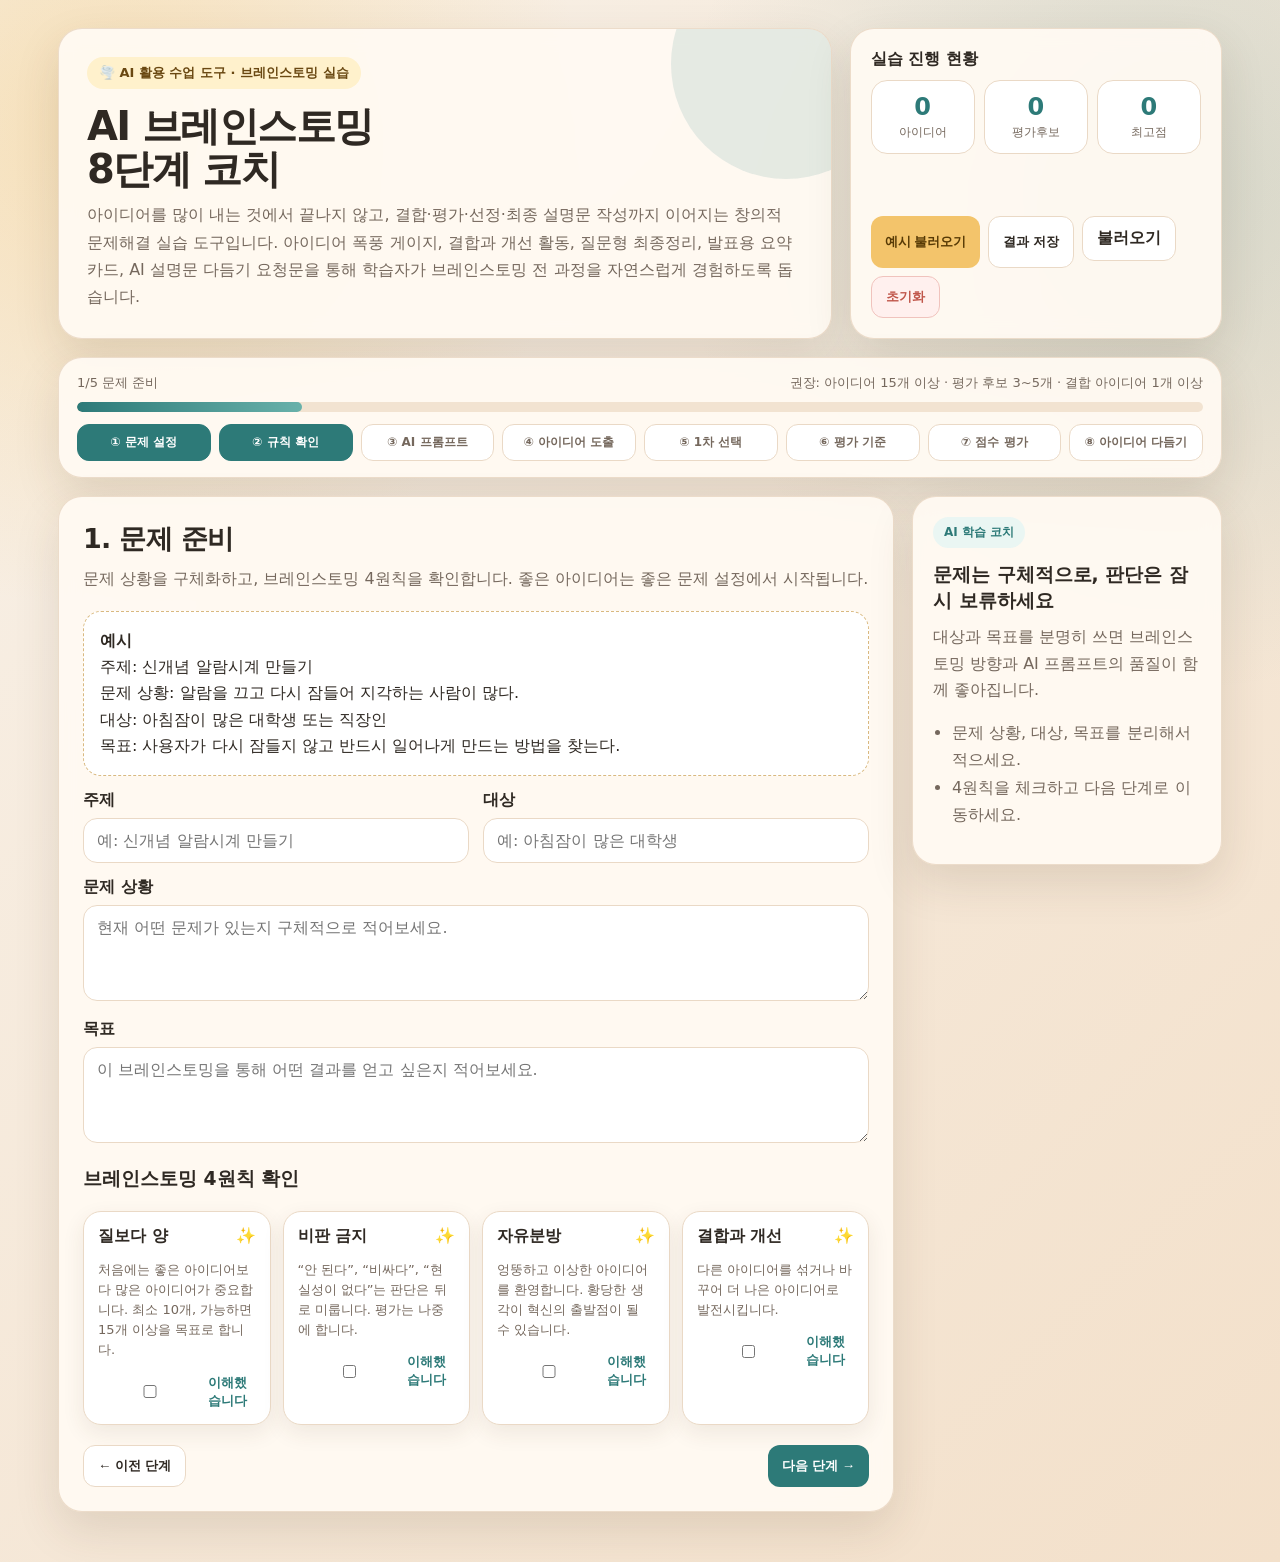
<file: week02-01-ai-brainstorming-8step-coach/index.html>
<!DOCTYPE html>
<html lang="ko">
<head>
  <meta charset="UTF-8" />
  <meta name="viewport" content="width=device-width, initial-scale=1.0" />
  <title>AI 브레인스토밍 8단계 코치</title>
  <style>
    :root{
      --bg:#f8f1e8; --panel:#fffaf3; --card:#fffdf8; --ink:#2f2923; --muted:#75685d; --line:#ead9c6;
      --primary:#2d7a78; --primary-dark:#1f5e5d; --accent:#f3c46b; --accent-soft:#fff1cc;
      --danger:#c0564a; --ok:#2e7d59; --warn:#b57414; --blue:#466a9f;
      --shadow:0 18px 45px rgba(74,51,30,.13); --soft:0 8px 22px rgba(74,51,30,.09);
      --r-lg:24px; --r-md:16px; --r-sm:10px;
    }
    *{box-sizing:border-box} body{margin:0;font-family:"Pretendard","Noto Sans KR","Apple SD Gothic Neo",system-ui,sans-serif;color:var(--ink);min-height:100vh;background:radial-gradient(circle at 8% 8%,rgba(243,196,107,.38),transparent 26%),radial-gradient(circle at 92% 12%,rgba(45,122,120,.16),transparent 28%),linear-gradient(135deg,#f8f1e8,#f3e0ca)}
    .app{max-width:1200px;margin:0 auto;padding:28px 18px 50px}.hero{display:grid;grid-template-columns:1.35fr .65fr;gap:18px;margin-bottom:18px}.hero-main,.hero-side,.steps-shell,.workspace,.coach,.panel{background:rgba(255,250,243,.94);border:1px solid rgba(234,217,198,.9);border-radius:var(--r-lg);box-shadow:var(--shadow);backdrop-filter:blur(10px)}
    .hero-main{padding:28px;overflow:hidden;position:relative}.hero-main:after{content:"";position:absolute;right:-70px;top:-80px;width:230px;height:230px;border-radius:50%;background:rgba(45,122,120,.12)}.kicker{display:inline-flex;gap:8px;align-items:center;padding:7px 12px;border-radius:999px;background:var(--accent-soft);color:#6a4812;font-weight:800;font-size:13px}.hero h1{margin:16px 0 10px;font-size:40px;line-height:1.08;letter-spacing:-1.6px}.hero-sub{margin:0;max-width:820px;color:var(--muted);line-height:1.7;font-size:16px}.hero-side{padding:20px;display:flex;flex-direction:column;gap:18px;justify-content:space-between}.mini-title{font-weight:900;margin-bottom:10px}.stat-row{display:grid;grid-template-columns:repeat(3,1fr);gap:9px}.stat{background:#fff;border:1px solid var(--line);border-radius:16px;padding:12px;text-align:center}.stat strong{display:block;font-size:24px;color:var(--primary)}.stat span{font-size:12px;color:var(--muted)}
    button,.file-label{border:0;border-radius:12px;padding:11px 14px;font-weight:850;cursor:pointer;transition:.18s;display:inline-flex;align-items:center;justify-content:center;gap:6px}button:hover,.file-label:hover{transform:translateY(-1px)}.btn-primary{background:var(--primary);color:white}.btn-primary:hover{background:var(--primary-dark)}.btn-soft{background:#fff;border:1px solid var(--line);color:var(--ink)}.btn-accent{background:var(--accent);color:#573a05}.btn-danger{background:#fff0ee;color:var(--danger);border:1px solid #f0c3bd}.btn-ghost{background:transparent;color:var(--primary);padding:8px 10px}.top-actions{display:flex;flex-wrap:wrap;gap:8px}.hidden{display:none!important}
    .steps-shell{padding:16px 18px;margin-bottom:18px}.progress-meta{display:flex;justify-content:space-between;gap:12px;color:var(--muted);font-size:13px;margin-bottom:10px}.bar{height:10px;background:#f2e3d1;border-radius:999px;overflow:hidden}.bar>div{height:100%;width:20%;background:linear-gradient(90deg,var(--primary),#68b1aa);border-radius:999px;transition:.25s}.steps{display:grid;grid-template-columns:repeat(8,1fr);gap:8px;margin-top:12px}.step-pill{padding:9px 8px;border-radius:12px;background:#fff;border:1px solid var(--line);font-size:12px;text-align:center;color:var(--muted);font-weight:800}.step-pill.active{background:var(--primary);color:#fff;border-color:var(--primary)}.step-pill.done{background:#eaf6f3;color:var(--primary);border-color:#b9ddd8}
    .main-grid{display:grid;grid-template-columns:minmax(0,1fr) 310px;gap:18px}.workspace{padding:24px}.screen{display:none}.screen.active{display:block}.screen h2{margin:0 0 9px;font-size:27px;letter-spacing:-.7px}.section-desc{margin:0 0 18px;color:var(--muted);line-height:1.65}.example-box,.coach-box,.feedback-box{background:#fff;border:1px dashed #d9b980;border-radius:18px;padding:16px;line-height:1.65;margin:14px 0}.coach-box{border-style:solid;border-color:#cbe4df;background:#f5fffc}.feedback-box{border-style:solid;border-color:#f1d79b;background:#fff9e8}.form-grid,.final-grid,.criteria-row{display:grid;grid-template-columns:repeat(2,minmax(0,1fr));gap:14px}.field{margin-bottom:14px}label{display:block;font-weight:850;margin:0 0 7px}input,textarea,select{width:100%;border:1px solid var(--line);background:#fff;border-radius:14px;padding:12px 13px;color:var(--ink);font:inherit;outline:none}textarea{min-height:96px;resize:vertical}textarea[readonly]{background:#fffaf3;color:var(--ink)}.selected-idea{min-height:76px;line-height:1.6}.final-guide{background:#f5fffc;border:1px solid #cbe4df;border-radius:18px;padding:16px;line-height:1.7;margin:14px 0}.final-guide strong{color:var(--primary)}.final-actions{align-items:stretch}.final-actions button{white-space:normal;text-align:left;line-height:1.35}.help-text{font-size:13px;color:var(--muted);line-height:1.55;margin-top:6px}input:focus,textarea:focus{border-color:#89c7c0;box-shadow:0 0 0 4px rgba(45,122,120,.11)}
    .rules-grid{display:grid;grid-template-columns:repeat(4,1fr);gap:12px}.rule-card,.idea-card,.summary-card{background:#fff;border:1px solid var(--line);border-radius:18px;padding:14px;box-shadow:var(--soft)}.rule-card.checked{border-color:#8dcac2;background:#f2fffc}.rule-head{display:flex;justify-content:space-between;gap:10px}.rule-card p{color:var(--muted);font-size:13px;line-height:1.55}.checkline{font-size:13px;color:var(--primary);display:flex;align-items:center;gap:7px;margin:10px 0 0}.prompt-options,.preset-row,.tag-row{display:flex;flex-wrap:wrap;gap:8px;margin:12px 0}.option-chip,.preset-chip,.tag-chip{background:#fff;border:1px solid var(--line);color:var(--muted);border-radius:999px;padding:9px 12px;font-weight:850}.option-chip.active,.preset-chip.active,.tag-chip.active{background:var(--primary);border-color:var(--primary);color:#fff}.prompt-box,.output{white-space:pre-wrap;background:#28231d;color:#fff8ed;border-radius:18px;padding:18px;line-height:1.7;max-height:430px;overflow:auto}.prompt-box{margin:14px 0}.idea-toolbar{display:flex;justify-content:space-between;gap:12px;align-items:center;margin:18px 0 12px}.counter{font-weight:900}.storm{background:#fff;border:1px solid var(--line);border-radius:18px;padding:14px;margin:14px 0}.storm-head{display:flex;justify-content:space-between;gap:12px;font-weight:900}.storm-bar{height:12px;background:#f0e1cf;border-radius:999px;overflow:hidden;margin:10px 0}.storm-fill{height:100%;width:0;background:linear-gradient(90deg,#f3c46b,#2d7a78);transition:.25s}.storm-msg{color:var(--muted);font-size:13px}.ideas-grid{display:grid;gap:10px}.idea-card{display:grid;grid-template-columns:42px 1fr auto;gap:10px;align-items:start}.idea-num{width:34px;height:34px;border-radius:50%;background:var(--accent-soft);display:grid;place-items:center;font-weight:900;color:#6a4812}.choice-buttons{display:flex;gap:6px;flex-wrap:wrap}.choice-buttons button{padding:8px 10px;background:#fff;border:1px solid var(--line);font-size:13px}.choice-buttons button.active.o{background:#eaf6f3;border-color:#92d1c8;color:var(--primary)}.choice-buttons button.active.t{background:#fff5d9;border-color:#e3c361;color:#795308}.choice-buttons button.active.x{background:#fff0ee;border-color:#e2afa8;color:var(--danger)}.idea-extra{grid-column:2/4}.small-note{font-size:13px;color:var(--muted);line-height:1.6}.combine-grid{display:grid;grid-template-columns:1fr 1fr;gap:12px}.eval-table-wrap{overflow:auto;border:1px solid var(--line);border-radius:18px;background:#fff}table{border-collapse:collapse;width:100%;min-width:760px}th,td{border-bottom:1px solid var(--line);padding:11px;text-align:left}th{background:#fff4dc;font-size:13px}td input[type="number"]{width:78px}.winner{background:#f1fffb}.result-two{display:grid;grid-template-columns:1fr 1fr;gap:14px}.summary-card h3,.panel h3{margin:0 0 10px}.nav-actions{display:flex;justify-content:space-between;margin-top:20px}.coach{padding:20px;position:sticky;top:18px;align-self:start}.coach-badge{display:inline-flex;background:#eaf6f3;color:var(--primary);border-radius:999px;padding:7px 11px;font-weight:900;font-size:12px}.coach h3{margin:14px 0 10px}.coach-text{color:var(--muted);line-height:1.65}.tip-list{padding-left:19px;color:var(--muted);line-height:1.7}.toast{position:fixed;left:50%;bottom:25px;transform:translateX(-50%) translateY(20px);background:#28231d;color:#fff;padding:12px 16px;border-radius:999px;box-shadow:var(--shadow);opacity:0;pointer-events:none;transition:.22s;z-index:50}.toast.show{opacity:1;transform:translateX(-50%) translateY(0)}.print-only{display:none}
    @media(max-width:980px){.hero,.main-grid{grid-template-columns:1fr}.coach{position:static}.rules-grid{grid-template-columns:repeat(2,1fr)}.steps{grid-template-columns:repeat(4,1fr)}}
    @media(max-width:640px){.hero h1{font-size:31px}.form-grid,.final-grid,.criteria-row,.result-two,.combine-grid{grid-template-columns:1fr}.rules-grid{grid-template-columns:1fr}.idea-card{grid-template-columns:34px 1fr}.choice-buttons,.idea-extra{grid-column:1/3}.progress-meta{flex-direction:column}.workspace{padding:18px}}
    @media print{body{background:#fff}.hero,.steps-shell,.coach,.nav-actions,.top-actions,.toast,.no-print{display:none!important}.main-grid{display:block}.workspace{box-shadow:none;border:0}.screen{display:block!important;break-inside:avoid}.prompt-box{color:#111;background:#fff;border:1px solid #ddd}.output{color:#111;background:#fff;border:1px solid #ddd;max-height:none}.print-only{display:block}}
  </style>
</head>
<body>
<div class="app">
  <section class="hero">
    <div class="hero-main">
      <div class="kicker">🌪️ AI 활용 수업 도구 · 브레인스토밍 실습</div>
      <h1>AI 브레인스토밍<br>8단계 코치</h1>
      <p class="hero-sub">아이디어를 많이 내는 것에서 끝나지 않고, 결합·평가·선정·최종 설명문 작성까지 이어지는 창의적 문제해결 실습 도구입니다. 아이디어 폭풍 게이지, 결합과 개선 활동, 질문형 최종정리, 발표용 요약 카드, AI 설명문 다듬기 요청문을 통해 학습자가 브레인스토밍 전 과정을 자연스럽게 경험하도록 돕습니다.</p>
    </div>
    <aside class="hero-side">
      <div>
        <div class="mini-title">실습 진행 현황</div>
        <div class="stat-row">
          <div class="stat"><strong id="statIdeas">0</strong><span>아이디어</span></div>
          <div class="stat"><strong id="statCandidates">0</strong><span>평가후보</span></div>
          <div class="stat"><strong id="statScore">0</strong><span>최고점</span></div>
        </div>
      </div>
      <div class="top-actions">
        <button class="btn-accent" id="loadSampleBtn">예시 불러오기</button>
        <button class="btn-soft" id="saveJsonBtn">결과 저장</button>
        <label class="file-label btn-soft" for="loadJsonInput">불러오기</label>
        <input id="loadJsonInput" type="file" accept="application/json" class="hidden">
        <button class="btn-danger" id="resetBtn">초기화</button>
      </div>
    </aside>
  </section>

  <section class="steps-shell">
    <div class="progress-meta"><span id="progressLabel">1/5 문제 준비</span><span>권장: 아이디어 15개 이상 · 평가 후보 3~5개 · 결합 아이디어 1개 이상</span></div>
    <div class="bar"><div id="progressBar"></div></div>
    <div class="steps" id="stepPills"></div>
  </section>

  <section class="main-grid">
    <main class="workspace">
      <section class="screen active" id="screen1">
        <h2>1. 문제 준비</h2>
        <p class="section-desc">문제 상황을 구체화하고, 브레인스토밍 4원칙을 확인합니다. 좋은 아이디어는 좋은 문제 설정에서 시작됩니다.</p>
        <div class="example-box"><strong>예시</strong><br>주제: 신개념 알람시계 만들기<br>문제 상황: 알람을 끄고 다시 잠들어 지각하는 사람이 많다.<br>대상: 아침잠이 많은 대학생 또는 직장인<br>목표: 사용자가 다시 잠들지 않고 반드시 일어나게 만드는 방법을 찾는다.</div>
        <div class="form-grid"><div class="field"><label for="topic">주제</label><input id="topic" placeholder="예: 신개념 알람시계 만들기"></div><div class="field"><label for="target">대상</label><input id="target" placeholder="예: 아침잠이 많은 대학생"></div></div>
        <div class="field"><label for="problem">문제 상황</label><textarea id="problem" placeholder="현재 어떤 문제가 있는지 구체적으로 적어보세요."></textarea></div>
        <div class="field"><label for="goal">목표</label><textarea id="goal" placeholder="이 브레인스토밍을 통해 어떤 결과를 얻고 싶은지 적어보세요."></textarea></div>
        <h3>브레인스토밍 4원칙 확인</h3><div class="rules-grid" id="rulesGrid"></div>
      </section>

      <section class="screen" id="screen2">
        <h2>2. AI 아이디어 도출</h2>
        <p class="section-desc">입력한 문제를 바탕으로 ChatGPT·Claude에 복사해 사용할 수 있는 브레인스토밍 프롬프트를 생성합니다.</p>
        <div class="prompt-options" id="promptOptions"></div><div class="prompt-box" id="promptText"></div>
        <div class="top-actions"><button class="btn-primary" id="copyPromptBtn">프롬프트 복사</button><button class="btn-soft" id="regeneratePromptBtn">프롬프트 새로고침</button></div>
        <div class="storm"><div class="storm-head"><span>아이디어 폭풍 게이지</span><span id="stormLevel">0%</span></div><div class="storm-bar"><div class="storm-fill" id="stormFill"></div></div><div class="storm-msg" id="stormMsg">아직 바람이 불기 전입니다. 먼저 한 개라도 적어보세요.</div></div>
        <div class="idea-toolbar"><div class="counter">현재 <strong id="ideaCount">0</strong>개 / 최소 10개 · 권장 15개</div><div class="top-actions"><button class="btn-soft" id="addIdeaBtn">아이디어 추가</button><button class="btn-ghost" id="pasteIdeasBtn">여러 줄 붙여넣기</button></div></div>
        <div class="ideas-grid" id="ideasList"></div>
      </section>

      <section class="screen" id="screen3">
        <h2>3. 1차 후보 선택 + 결합과 개선</h2>
        <p class="section-desc">도출된 아이디어를 ○ 우선 검토, △ 보류, × 제외로 분류합니다. 이후 아이디어 2개를 결합해 새 아이디어를 만들어봅니다.</p>
        <div class="feedback-box" id="killerWarning">아이디어를 선택하면 이곳에 피드백이 표시됩니다.</div>
        <div class="example-box"><strong>선택 기준 안내</strong><br>○ 우선 검토: 2차 평가 대상으로 올릴 아이디어<br>△ 보류: 가능성은 있지만 아직 애매한 아이디어<br>× 제외: 이번 과제에서는 평가하지 않을 아이디어</div>
        <div class="ideas-grid" id="selectList"></div>
        <div class="coach-box">
          <h3>결합과 개선 미션</h3>
          <p>가능성이 있는 아이디어 2개를 섞어 새로운 아이디어를 만들어보세요. 엉뚱한 아이디어도 결합하면 현실적인 해결책이 될 수 있습니다.</p>
          <div class="combine-grid"><div class="field"><label for="combineA">결합할 아이디어 A</label><select id="combineA"></select></div><div class="field"><label for="combineB">결합할 아이디어 B</label><select id="combineB"></select></div></div>
          <div class="field"><label for="combinedIdea">새롭게 결합·개선한 아이디어</label><textarea id="combinedIdea" placeholder="예: 물총 알람 + 수학 문제 알람을 결합해, 문제를 풀지 못하면 얼굴 위치를 추적해 물을 분사하는 알람"></textarea></div>
          <button class="btn-accent" id="addCombinedBtn">결합 아이디어를 후보에 추가</button>
        </div>
      </section>

      <section class="screen" id="screen4">
        <h2>4. 평가와 선정</h2>
        <p class="section-desc">감이 아니라 기준에 따라 평가합니다. 평가 기준 3개를 정하고, 후보 아이디어를 1~5점으로 점수화하세요.</p>
        <label>평가 기준 세트 선택</label><div class="preset-row" id="presetRow"></div>
        <div class="criteria-row"><div class="field"><label for="criterion1">기준 1</label><input id="criterion1"></div><div class="field"><label for="criterion2">기준 2</label><input id="criterion2"></div><div class="field"><label for="criterion3">기준 3</label><input id="criterion3"></div></div>
        <div class="eval-table-wrap"><table id="evalTable"></table></div>
        <div class="feedback-box" id="evalFeedback">점수를 입력하면 평가 해설이 표시됩니다.</div>
        <div class="small-note">※ 점수는 1점 낮음 ~ 5점 높음입니다. 동점이면 문제 해결 효과가 더 높은 아이디어를 우선 검토하세요.</div>
      </section>

      <section class="screen" id="screen5">
        <h2>5. 최종 정리</h2>
        <p class="section-desc">최종정리는 학생이 처음부터 긴 글을 쓰는 단계가 아닙니다. 선정된 아이디어를 확인하고, 4개의 쉬운 질문에 답한 뒤, 버튼으로 설명문 초안을 만들도록 구성했습니다.</p>
        <div class="field"><label for="finalSelected">선정된 아이디어 확인</label><textarea id="finalSelected" class="selected-idea" readonly placeholder="4단계에서 점수를 입력하면 최고점 아이디어가 자동으로 표시됩니다."></textarea><div class="help-text">긴 아이디어도 전체가 보이도록 여러 줄로 표시됩니다. 필요하면 아래에서 더 짧은 이름을 붙여주세요.</div></div>
        <div class="field"><label for="finalName">최종 아이디어 이름</label><input id="finalName" placeholder="예: 얼굴 추적 물총 알람시계"><div class="help-text">발표나 과제에서 부르기 쉬운 짧은 이름을 붙입니다.</div></div>
        <div class="final-guide"><strong>작성 순서</strong><br>① 아래 4개 질문에 짧게 답합니다. → ② <b>문장 템플릿으로 초안 만들기</b>를 누릅니다. → ③ 표현이 어색하면 <b>AI에게 설명문 다듬기 요청문 복사</b>를 ChatGPT·Claude에 붙여넣습니다.</div>
        <div class="final-grid">
          <div class="field"><label for="coreFeature">1) 이 아이디어의 핵심 기능은 무엇인가요?</label><textarea id="coreFeature" placeholder="예: 사용자의 얼굴 위치를 감지하고, 미션을 수행하지 않으면 기상 자극을 준다."></textarea></div>
          <div class="field"><label for="howWorks">2) 사용자는 어떤 순서로 이용하나요?</label><textarea id="howWorks" placeholder="예: 알람이 울리면 문제를 풀고, 실패하면 센서가 위치를 감지해 추가 자극을 준다."></textarea></div>
          <div class="field"><label for="expectedEffect">3) 어떤 문제가 줄어들거나 좋아지나요?</label><textarea id="expectedEffect" placeholder="예: 알람만 끄고 다시 자는 행동을 줄이고 실제 기상을 유도한다."></textarea></div>
          <div class="field"><label for="limitations">4) 실제 적용 전에 무엇을 보완해야 하나요?</label><textarea id="limitations" placeholder="예: 안전 문제, 비용, 사용자의 불쾌감, 개인정보 문제 등을 조절해야 한다."></textarea></div>
        </div>
        <div class="top-actions final-actions"><button class="btn-accent" id="makeTemplateBtn">① 문장 템플릿으로 초안 만들기</button><button class="btn-soft" id="copyFinalPromptBtn">② AI에게 설명문 다듬기 요청문 복사</button></div>
        <div class="help-text">② 버튼은 AI가 아이디어의 핵심 기능, 작동 방식, 기대 효과, 보완할 점을 포함해 과제 제출용 문단으로 다듬어 달라는 요청문을 복사합니다. AI가 자동 실행되는 것은 아니며, 복사한 뒤 ChatGPT·Claude에 붙여넣어 사용합니다.</div>
        <div class="field"><label for="finalDescription">최종 설명문</label><textarea id="finalDescription" placeholder="① 버튼으로 초안을 만들거나, ② 버튼으로 복사한 요청문을 AI에 붙여넣은 뒤 결과를 여기에 정리하세요."></textarea></div>
        <div class="result-two"><div class="summary-card"><h3>제출용 결과 미리보기</h3><div class="output" id="resultOutput"></div></div><div class="summary-card"><h3>발표용 요약 카드</h3><div class="output" id="presentationOutput"></div></div></div>
        <div class="feedback-box" id="achievementBox"></div>
        <div class="top-actions"><button class="btn-primary" id="copyResultBtn">LMS 제출용 결과 복사</button><button class="btn-soft" id="copyPresentationBtn">발표용 요약 복사</button><button class="btn-soft" id="printBtn">인쇄/PDF 저장</button></div>
      </section>

      <div class="nav-actions"><button class="btn-soft" id="prevBtn">← 이전 단계</button><button class="btn-primary" id="nextBtn">다음 단계 →</button></div>
    </main>
    <aside class="coach"><div class="coach-badge">AI 학습 코치</div><h3 id="coachTitle">문제 설정부터 시작하세요</h3><div class="coach-text" id="coachText"></div><ul class="tip-list" id="coachTips"></ul></aside>
  </section>
</div>
<div class="toast" id="toast"></div>
<script>
const STORAGE_KEY='aiBrainstorming8StepCoach';
const $=id=>document.getElementById(id);
const stepNames=['① 문제 설정','② 규칙 확인','③ AI 프롬프트','④ 아이디어 도출','⑤ 1차 선택','⑥ 평가 기준','⑦ 점수 평가','⑧ 아이디어 다듬기'];
const screens=[{label:'문제 준비',steps:[0,1]},{label:'AI 아이디어 도출',steps:[2,3]},{label:'후보 선택·결합',steps:[4]},{label:'평가와 선정',steps:[5,6]},{label:'최종 정리',steps:[7]}];
const rules=[{id:'quantity',title:'질보다 양',text:'처음에는 좋은 아이디어보다 많은 아이디어가 중요합니다. 최소 10개, 가능하면 15개 이상을 목표로 합니다.'},{id:'noCritic',title:'비판 금지',text:'“안 된다”, “비싸다”, “현실성이 없다”는 판단은 뒤로 미룹니다. 평가는 나중에 합니다.'},{id:'wild',title:'자유분방',text:'엉뚱하고 이상한 아이디어를 환영합니다. 황당한 생각이 혁신의 출발점이 될 수 있습니다.'},{id:'combine',title:'결합과 개선',text:'다른 아이디어를 섞거나 바꾸어 더 나은 아이디어로 발전시킵니다.'}];
const promptModes=[{id:'wild',label:'더 엉뚱하게',add:'현실성, 예산, 현재 기술 수준은 완전히 무시하고 가장 엉뚱하고 기발한 방향을 우선 제안해줘.'},{id:'engineering',label:'더 공학적으로',add:'센서, 로봇, IoT, 데이터, 인공지능, 자동화 기술을 적극적으로 결합해줘.'},{id:'lowcost',label:'더 저비용으로',add:'저비용 재료, 기존 도구 재활용, 간단한 제작 가능성을 고려한 아이디어도 함께 제안해줘.'},{id:'user',label:'사용자 중심으로',add:'사용자의 불편, 감정, 행동 습관, 사용 경험을 중심으로 아이디어를 제안해줘.'}];
const presets={basic:['문제 해결 효과','참신성','실행 가능성'],engineering:['비용','제작 용이성','창의성'],service:['사용자 만족도','차별성','운영 가능성'],ai:['AI 활용 적합성','자동화 가능성','확장성']};
const presetLabels={basic:'기본형',engineering:'공학설계형',service:'서비스 기획형',ai:'AI 활용형'};
const tags=['엉뚱함','현실적','기술 활용','저비용','사용자 친화','위험하지만 흥미로움','결합 가능'];
const coachData=[{title:'문제는 구체적으로, 판단은 잠시 보류하세요',text:'대상과 목표를 분명히 쓰면 브레인스토밍 방향과 AI 프롬프트의 품질이 함께 좋아집니다.',tips:['문제 상황, 대상, 목표를 분리해서 적으세요.','4원칙을 체크하고 다음 단계로 이동하세요.']},{title:'아이디어 폭풍을 일으켜보세요',text:'AI가 준 결과를 그대로 제출하지 말고, 아이디어 재료로 사용하세요. 우선 많이 적는 것이 중요합니다.',tips:['최소 10개, 권장 15개 이상을 입력하세요.','재미있거나 이상한 아이디어도 남겨두세요.']},{title:'버리기 전에 한 번 결합해보세요',text:'브레인스토밍의 핵심은 결합과 개선입니다. 이상한 아이디어 두 개가 만나면 더 좋은 해결책이 됩니다.',tips:['○ 또는 △ 후보를 3개 이상 남기세요.','아이디어 2개를 결합해 새 아이디어를 만들어보세요.']},{title:'취향이 아니라 기준으로 선택하세요',text:'좋은 아이디어는 마음에 드는 아이디어가 아니라 문제와 기준에 잘 맞는 아이디어입니다.',tips:['기준별 1~5점으로 평가하세요.','최고점 아이디어의 강점과 약점을 함께 보세요.']},{title:'질문에 답하면 설명문이 됩니다',text:'최종정리는 어렵게 생각하지 않아도 됩니다. 네 가지 질문에 답한 뒤 문장 템플릿으로 정리하세요.',tips:['핵심 기능, 사용 과정, 기대 효과, 보완점을 적으세요.','발표용 요약 카드도 함께 확인하세요.']}];
const state={screen:0,promptMode:'wild',topic:'',target:'',problem:'',goal:'',rules:{quantity:false,noCritic:false,wild:false,combine:false},ideas:Array.from({length:10},()=>({text:'',choice:'',tag:''})),criteria:[...presets.basic],scores:{},combineA:'',combineB:'',combinedIdea:'',finalName:'',coreFeature:'',howWorks:'',expectedEffect:'',limitations:'',finalDescription:''};
function toast(m){const t=$('toast');t.textContent=m;t.classList.add('show');setTimeout(()=>t.classList.remove('show'),1800)}
function save(){['topic','target','problem','goal','combinedIdea','finalName','coreFeature','howWorks','expectedEffect','limitations','finalDescription'].forEach(id=>{if($(id))state[id]=$(`${id}`).value});state.criteria=[1,2,3].map(i=>$(`criterion${i}`)?.value||state.criteria[i-1]||'');state.combineA=$('combineA')?.value||state.combineA;state.combineB=$('combineB')?.value||state.combineB;localStorage.setItem(STORAGE_KEY,JSON.stringify(state));}
function load(){try{const raw=localStorage.getItem(STORAGE_KEY);if(raw)Object.assign(state,JSON.parse(raw));}catch(e){} if(!Array.isArray(state.ideas)||!state.ideas.length)state.ideas=Array.from({length:10},()=>({text:'',choice:'',tag:''}));state.ideas=state.ideas.map(i=>({text:i.text||'',choice:i.choice||'',tag:i.tag||''}));if(!Array.isArray(state.criteria)||state.criteria.length!==3)state.criteria=[...presets.basic];}
function bind(){['topic','target','problem','goal','criterion1','criterion2','criterion3','combinedIdea','finalName','coreFeature','howWorks','expectedEffect','limitations','finalDescription'].forEach(id=>$(id)?.addEventListener('input',()=>{save();renderDynamic()}));$('prevBtn').onclick=()=>{if(state.screen>0){state.screen--;save();renderAll()}};$('nextBtn').onclick=next;$('copyPromptBtn').onclick=()=>copy(makePrompt(),'프롬프트를 복사했습니다.');$('regeneratePromptBtn').onclick=()=>{renderPrompt();toast('프롬프트를 새로고침했습니다.')};$('addIdeaBtn').onclick=()=>{state.ideas.push({text:'',choice:'',tag:''});save();renderAll()};$('pasteIdeasBtn').onclick=pasteIdeas;$('addCombinedBtn').onclick=addCombined;$('makeTemplateBtn').onclick=makeTemplate;$('copyFinalPromptBtn').onclick=()=>copy(makeFinalPrompt(),'AI에게 붙여넣을 설명문 다듬기 요청문을 복사했습니다.');$('copyResultBtn').onclick=()=>copy(makeResult(),'LMS 제출용 결과를 복사했습니다.');$('copyPresentationBtn').onclick=()=>copy(makePresentation(),'발표용 요약을 복사했습니다.');$('printBtn').onclick=()=>window.print();$('loadSampleBtn').onclick=loadSample;$('resetBtn').onclick=()=>{if(confirm('모든 입력 내용을 초기화할까요?')){localStorage.removeItem(STORAGE_KEY);location.reload()}};$('saveJsonBtn').onclick=saveJson;$('loadJsonInput').onchange=loadJson;}
function next(){save();if(state.screen===0){if(!state.topic.trim()||!state.problem.trim()||!state.goal.trim())return toast('주제, 문제 상황, 목표를 입력해주세요.');if(!Object.values(state.rules).every(Boolean))return toast('브레인스토밍 4원칙을 모두 체크해주세요.')}if(state.screen===1){if(filledIdeas()<10)return toast('아이디어를 최소 10개 이상 입력해주세요.')}if(state.screen===2){if(candidates().length<3)return toast('평가를 위해 ○ 또는 △ 후보를 최소 3개 이상 남겨주세요.')}if(state.screen===3){if(!winner())return toast('후보 아이디어에 점수를 입력해주세요.')}if(state.screen<4){state.screen++;save();renderAll();window.scrollTo({top:0,behavior:'smooth'});}}
function copy(text,msg){navigator.clipboard?.writeText(text).then(()=>toast(msg)).catch(()=>{const ta=document.createElement('textarea');ta.value=text;document.body.appendChild(ta);ta.select();document.execCommand('copy');ta.remove();toast(msg)})}
function filledIdeas(){return state.ideas.filter(i=>i.text.trim()).length} function candidates(){return state.ideas.filter(i=>i.text.trim()&&(i.choice==='O'||i.choice==='T'))}
function renderRules(){const grid=$('rulesGrid');grid.innerHTML='';rules.forEach(r=>{const d=document.createElement('div');d.className='rule-card'+(state.rules[r.id]?' checked':'');d.innerHTML=`<div class="rule-head"><strong>${r.title}</strong><span>✨</span></div><p>${r.text}</p><label class="checkline"><input type="checkbox" ${state.rules[r.id]?'checked':''} data-rule="${r.id}"> 이해했습니다</label>`;grid.appendChild(d)});grid.querySelectorAll('input').forEach(ch=>ch.onchange=e=>{state.rules[e.target.dataset.rule]=e.target.checked;save();renderRules()})}
function renderPromptOptions(){const box=$('promptOptions');box.innerHTML='';promptModes.forEach(m=>{const b=document.createElement('button');b.type='button';b.className='option-chip'+(state.promptMode===m.id?' active':'');b.textContent=m.label;b.onclick=()=>{state.promptMode=m.id;save();renderPromptOptions();renderPrompt()};box.appendChild(b)})}
function makePrompt(){const mode=promptModes.find(m=>m.id===state.promptMode)||promptModes[0];return `너는 혁신 제품 기획자이자 창의적 문제해결 코치야.\n지금부터 브레인스토밍 4원칙인 [질보다 양], [비판 금지], [자유분방], [결합과 개선]을 엄격히 적용해줘.\n예산, 기술적 실현 가능성, 현실성은 아직 판단하지 마.\n\n문제 주제: ${state.topic||'[주제 입력]'}\n대상: ${state.target||'[대상 입력]'}\n문제 상황: ${state.problem||'[문제 상황 입력]'}\n목표: ${state.goal||'[목표 입력]'}\n\n추가 조건: ${mode.add}\n\n출력 형식:\n1. 아이디어명 - 한 줄 설명\n2. 아이디어명 - 한 줄 설명\n...\n총 20개를 제안해줘. 마지막에는 서로 결합하면 좋을 아이디어 조합 3개도 추천해줘.`}
function renderPrompt(){$('promptText').textContent=makePrompt()}
function renderIdeas(){const list=$('ideasList');list.innerHTML='';state.ideas.forEach((idea,idx)=>{const card=document.createElement('div');card.className='idea-card';card.innerHTML=`<div class="idea-num">${idx+1}</div><textarea data-idx="${idx}" placeholder="아이디어를 입력하세요.">${escapeHtml(idea.text)}</textarea><button class="btn-ghost" data-rm="${idx}">삭제</button><div class="idea-extra"><div class="tag-row">${tags.map(t=>`<button type="button" class="tag-chip ${idea.tag===t?'active':''}" data-tag="${t}" data-tagidx="${idx}">${t}</button>`).join('')}</div></div>`;list.appendChild(card)});list.querySelectorAll('textarea').forEach(t=>t.oninput=e=>{state.ideas[+e.target.dataset.idx].text=e.target.value;save();renderDynamic()});list.querySelectorAll('[data-rm]').forEach(b=>b.onclick=()=>{if(state.ideas.length<=3)return toast('아이디어 입력칸은 최소 3개가 필요합니다.');state.ideas.splice(+b.dataset.rm,1);save();renderAll()});list.querySelectorAll('[data-tag]').forEach(b=>b.onclick=()=>{const i=+b.dataset.tagidx;state.ideas[i].tag=state.ideas[i].tag===b.dataset.tag?'':b.dataset.tag;save();renderAll()})}
async function pasteIdeas(){const txt=prompt('AI가 제안한 아이디어를 여러 줄로 붙여넣으세요. 한 줄이 하나의 아이디어가 됩니다. 빈 입력칸부터 자동으로 채워집니다.');if(!txt)return;const lines=txt.split('\n').map(s=>s.replace(/^\s*(?:[-*•]|\d+[\).:-]?)\s*/,'').trim()).filter(Boolean);let filled=0;lines.forEach(line=>{let idx=state.ideas.findIndex(i=>!i.text.trim());if(idx===-1){state.ideas.push({text:'',choice:'',tag:''});idx=state.ideas.length-1;}state.ideas[idx].text=line;state.ideas[idx].choice='';state.ideas[idx].tag='';filled++;});save();renderAll();toast(`${filled}개의 아이디어를 빈 칸부터 입력했습니다.`)}
function renderSelect(){const list=$('selectList');list.innerHTML='';state.ideas.forEach((idea,idx)=>{if(!idea.text.trim())return;const card=document.createElement('div');card.className='idea-card';card.innerHTML=`<div class="idea-num">${idx+1}</div><div><strong>${escapeHtml(idea.text)}</strong>${idea.tag?`<div class="small-note">태그: ${idea.tag}</div>`:''}</div><div class="choice-buttons"><button class="${idea.choice==='O'?'active o':''}" data-c="O" data-i="${idx}">○ 우선</button><button class="${idea.choice==='T'?'active t':''}" data-c="T" data-i="${idx}">△ 보류</button><button class="${idea.choice==='X'?'active x':''}" data-c="X" data-i="${idx}">× 제외</button></div>`;list.appendChild(card)});list.querySelectorAll('[data-c]').forEach(b=>b.onclick=()=>{const i=+b.dataset.i;state.ideas[i].choice=state.ideas[i].choice===b.dataset.c?'':b.dataset.c;save();renderAll()});renderKillerWarning();renderCombineSelects()}
function renderKillerWarning(){const filled=state.ideas.filter(i=>i.text.trim()).length, x=state.ideas.filter(i=>i.choice==='X').length, cand=candidates().length;let msg='가능성이 있는 아이디어는 ○ 또는 △로 남겨두세요.';if(filled>=5&&x/filled>.65)msg='잠깐! 너무 많은 아이디어를 버리고 있습니다. 이상한 아이디어도 결합하면 좋은 해결책이 될 수 있습니다.';else if(cand>=3)msg=`좋습니다. 현재 평가 후보가 ${cand}개입니다. 이제 후보끼리 결합해 새 아이디어를 만들어보세요.`;$('killerWarning').textContent=msg;}
function renderCombineSelects(){['combineA','combineB'].forEach(id=>{const s=$(id);const old=state[id];s.innerHTML='<option value="">선택하세요</option>'+state.ideas.filter(i=>i.text.trim()).map((i,n)=>`<option value="${escapeAttr(i.text)}">${escapeHtml(i.text.slice(0,70))}</option>`).join('');s.value=old||'';s.onchange=()=>{save()}});$('combinedIdea').value=state.combinedIdea||'';}
function addCombined(){save();if(!state.combinedIdea.trim())return toast('결합·개선한 아이디어를 먼저 작성해주세요.');state.ideas.push({text:state.combinedIdea.trim(),choice:'O',tag:'결합 가능'});state.combinedIdea='';$('combinedIdea').value='';save();renderAll();toast('결합 아이디어를 후보에 추가했습니다.')}
function renderPresets(){const row=$('presetRow');row.innerHTML='';Object.entries(presets).forEach(([k,v])=>{const b=document.createElement('button');b.type='button';const active=state.criteria.join('|')===v.join('|');b.className='preset-chip'+(active?' active':'');b.textContent=presetLabels[k];b.onclick=()=>{state.criteria=[...v];[1,2,3].forEach(i=>{const el=$(`criterion${i}`);if(el)el.value=state.criteria[i-1];});localStorage.setItem(STORAGE_KEY,JSON.stringify(state));renderAll();toast(`${presetLabels[k]} 평가 기준을 적용했습니다.`)};row.appendChild(b)})}
function renderEval(){[1,2,3].forEach(i=>$(`criterion${i}`).value=state.criteria[i-1]||'');const cand=candidates();const table=$('evalTable');if(!cand.length){table.innerHTML='<tr><td>평가 후보가 없습니다. 이전 단계에서 ○ 또는 △ 아이디어를 선택하세요.</td></tr>';return}table.innerHTML=`<thead><tr><th>후보 아이디어</th>${state.criteria.map(c=>`<th>${escapeHtml(c)}</th>`).join('')}<th>합계</th></tr></thead><tbody></tbody>`;const tb=table.querySelector('tbody');cand.forEach((idea,idx)=>{const key=idea.text;const arr=state.scores[key]||[0,0,0];const total=arr.reduce((a,b)=>a+(+b||0),0);const tr=document.createElement('tr');if(winner()?.text===idea.text)tr.className='winner';tr.innerHTML=`<td><strong>${escapeHtml(idea.text)}</strong></td>${[0,1,2].map(i=>`<td><input type="number" min="1" max="5" value="${arr[i]||''}" data-score-key="${escapeAttr(key)}" data-score-idx="${i}"></td>`).join('')}<td><strong>${total}</strong></td>`;tb.appendChild(tr)});table.querySelectorAll('[data-score-key]').forEach(inp=>inp.oninput=e=>{let v=Math.max(0,Math.min(5,+e.target.value||0));e.target.value=v||'';const key=e.target.dataset.scoreKey;state.scores[key]=state.scores[key]||[0,0,0];state.scores[key][+e.target.dataset.scoreIdx]=v;save();renderEval();renderDynamic();renderFinal()});renderEvalFeedback()}
function winner(){let best=null;for(const idea of candidates()){const arr=state.scores[idea.text]||[0,0,0];const total=arr.reduce((a,b)=>a+(+b||0),0);if(total>0&&(!best||total>best.total))best={text:idea.text,total,arr}}return best}
function renderEvalFeedback(){const w=winner();if(!w){$('evalFeedback').textContent='점수를 입력하면 평가 해설이 표시됩니다.';return}const maxIdx=w.arr.indexOf(Math.max(...w.arr));const minIdx=w.arr.indexOf(Math.min(...w.arr));$('evalFeedback').textContent=`현재 최고점 아이디어는 “${w.text}”이며 총점은 ${w.total}점입니다. 특히 “${state.criteria[maxIdx]}” 기준에서 강점이 있습니다. “${state.criteria[minIdx]}” 점수가 낮다면 최종 정리에서 보완 방향을 적어보세요.`}
function renderFinal(){const w=winner();$('finalSelected').value=w?w.text:'';if(w&&!state.finalName&&!$('finalName').value)$('finalName').placeholder=w.text.slice(0,35)}
function makeTemplate(){save();const name=state.finalName||winner()?.text||'[아이디어명]';const text=`${name}은(는) ${state.target||'[대상]'}이 겪는 “${state.problem||'[문제 상황]'}”을 해결하기 위한 아이디어이다. 핵심 기능은 ${state.coreFeature||'[핵심 기능]'}이다. 사용자는 ${state.howWorks||'[사용 과정]'}의 방식으로 이 아이디어를 활용할 수 있다. 이를 통해 ${state.expectedEffect||'[기대 효과]'}를 기대할 수 있다. 다만 실제 적용을 위해서는 ${state.limitations||'[보완할 점]'}을 추가로 검토할 필요가 있다.`;$('finalDescription').value=text;state.finalDescription=text;save();renderDynamic();toast('최종 설명문 초안을 만들었습니다.')}
function makeFinalPrompt(){save();return `아래 아이디어를 수업 과제 제출용으로 정리해줘.\n\n조건:\n1. 초보 학습자가 이해하기 쉽게 작성해줘.\n2. 핵심 기능, 작동 방식, 기대 효과, 보완할 점을 포함해줘.\n3. 너무 과장하지 말고 현실적으로 정리해줘.\n4. 5~7문장 정도의 한 문단으로 작성해줘.\n\n문제 상황: ${state.problem}\n대상: ${state.target}\n목표: ${state.goal}\n최종 아이디어: ${state.finalName||winner()?.text||''}\n선정된 원문 아이디어: ${winner()?.text||''}\n평가 기준: ${state.criteria.join(', ')}\n핵심 기능: ${state.coreFeature}\n작동 방식: ${state.howWorks}\n기대 효과: ${state.expectedEffect}\n보완할 점: ${state.limitations}`}
function makeResult(){save();const f=state.ideas.filter(i=>i.text.trim()), os=state.ideas.filter(i=>i.choice==='O').map(i=>i.text), ts=state.ideas.filter(i=>i.choice==='T').map(i=>i.text), xs=state.ideas.filter(i=>i.choice==='X').map(i=>i.text), w=winner();return `[AI 브레인스토밍 8단계 실습 결과]\n\n1. 문제 설정\n- 주제: ${state.topic}\n- 대상: ${state.target}\n- 문제 상황: ${state.problem}\n- 목표: ${state.goal}\n\n2. AI 활용 프롬프트\n${makePrompt()}\n\n3. 1차 아이디어 목록\n${f.map((i,n)=>`${n+1}) ${i.text}${i.tag?` [${i.tag}]`:''}`).join('\n')}\n\n4. 1차 선택 결과\n- 우선 검토: ${os.join(' / ')}\n- 보류: ${ts.join(' / ')}\n- 제외: ${xs.join(' / ')}\n\n5. 결합과 개선\n- 결합 아이디어 A: ${state.combineA}\n- 결합 아이디어 B: ${state.combineB}\n- 새 아이디어: ${state.combinedIdea}\n\n6. 평가 기준\n- 기준 1: ${state.criteria[0]}\n- 기준 2: ${state.criteria[1]}\n- 기준 3: ${state.criteria[2]}\n\n7. 평가 결과\n- 최종 선정 아이디어: ${w?w.text:''}\n- 최고점: ${w?w.total:''}\n\n8. 아이디어 다듬기\n- 아이디어 이름: ${state.finalName}\n- 핵심 기능: ${state.coreFeature}\n- 작동 방식: ${state.howWorks}\n- 기대 효과: ${state.expectedEffect}\n- 보완할 점: ${state.limitations}\n- 최종 설명문: ${state.finalDescription}`}
function makePresentation(){save();const name=state.finalName||winner()?.text||'[아이디어명]';return `우리의 최종 아이디어는 “${name}”입니다.\n이 아이디어는 ${state.target||'[대상]'}이 겪는 “${state.problem||'[문제]'}”을 해결하기 위해 제안되었습니다.\n핵심 기능은 ${state.coreFeature||'[핵심 기능]'}이며, 가장 큰 기대 효과는 ${state.expectedEffect||'[기대 효과]'}입니다.\n다만 실제 적용을 위해 ${state.limitations||'[보완할 점]'}을 추가로 검토해야 합니다.`}
function renderResult(){$('resultOutput').textContent=makeResult();$('presentationOutput').textContent=makePresentation();const count=filledIdeas(), cand=candidates().length, w=winner();let level=count>=20?'창의력 폭풍':count>=15?'우수':count>=10?'기본 달성':'진행 중';$('achievementBox').innerHTML=`<strong>오늘의 브레인스토밍 결과</strong><br>- 입력한 아이디어: ${count}개<br>- 평가 후보: ${cand}개<br>- 최고점: ${w?w.total:0}점<br>- 창의적 사고 단계: ${level}`}
function renderSteps(){const pills=$('stepPills');pills.innerHTML='';const active=screens[state.screen].steps;stepNames.forEach((n,i)=>{const d=document.createElement('div');d.className='step-pill'+(active.includes(i)?' active':(i<active[0]?' done':''));d.textContent=n;pills.appendChild(d)});$('progressLabel').textContent=`${state.screen+1}/5 ${screens[state.screen].label}`;$('progressBar').style.width=`${((state.screen+1)/5)*100}%`}
function renderScreens(){document.querySelectorAll('.screen').forEach((s,i)=>s.classList.toggle('active',i===state.screen));$('prevBtn').disabled=state.screen===0;$('nextBtn').textContent=state.screen===4?'완료':'다음 단계 →'}
function renderCoach(){const c=coachData[state.screen];$('coachTitle').textContent=c.title;$('coachText').textContent=c.text;$('coachTips').innerHTML=c.tips.map(t=>`<li>${t}</li>`).join('')}
function renderStats(){const count=filledIdeas(), cand=candidates().length, w=winner();$('statIdeas').textContent=count;$('statCandidates').textContent=cand;$('statScore').textContent=w?w.total:0;$('ideaCount').textContent=count;const pct=Math.min(100,Math.round(count/20*100));$('stormFill').style.width=pct+'%';$('stormLevel').textContent=pct+'%';$('stormMsg').textContent=count<5?'아직 바람이 약합니다. 이상한 아이디어도 하나씩 적어보세요.':count<10?'생각의 바람이 불기 시작했습니다. 최소 10개까지 밀어붙여 보세요.':count<15?'아이디어 폭풍이 시작되었습니다. 이제 좋은 재료가 모이고 있습니다.':count<20?'훌륭합니다! 충분한 확산적 사고가 이루어졌습니다.':'창의력 폭풍 단계입니다. 이제 결합과 평가로 넘어가도 좋습니다.';}
function renderDynamic(){renderPrompt();renderStats();renderResult();renderEvalFeedback()}
function renderAll(){['topic','target','problem','goal','combinedIdea','finalName','coreFeature','howWorks','expectedEffect','limitations','finalDescription'].forEach(id=>{if($(id))$(id).value=state[id]||''});renderRules();renderPromptOptions();renderPrompt();renderIdeas();renderSelect();renderPresets();renderEval();renderFinal();renderSteps();renderScreens();renderCoach();renderStats();renderResult()}
function loadSample(){Object.assign(state,{topic:'신개념 알람시계 만들기',target:'아침잠이 많은 대학생 또는 직장인',problem:'알람을 끄고 다시 잠들어 지각하는 사람이 많다.',goal:'사용자가 다시 잠들지 않고 반드시 일어나게 만드는 알람 아이디어를 찾는다.',rules:{quantity:true,noCritic:true,wild:true,combine:true},ideas:[{text:'얼굴 위치를 추적해 물을 분사하는 알람시계',choice:'O',tag:'엉뚱함'},{text:'수학 문제를 풀어야 꺼지는 알람',choice:'T',tag:'현실적'},{text:'드론이 이불을 들어 올리는 알람',choice:'O',tag:'기술 활용'},{text:'침대가 천천히 기울어지는 스마트 매트리스',choice:'O',tag:'위험하지만 흥미로움'},{text:'친구에게 자동으로 전화가 걸리는 알람',choice:'T',tag:'사용자 친화'},{text:'커튼이 자동으로 열리고 조명이 켜지는 알람',choice:'O',tag:'현실적'},{text:'일어나지 않으면 기부금이 자동 결제되는 알람',choice:'T',tag:'엉뚱함'},{text:'화장실 불을 켜야 멈추는 알람',choice:'X',tag:'저비용'},{text:'방 안 온도를 서서히 낮추는 알람',choice:'T',tag:'기술 활용'},{text:'AI가 일정과 지각 패턴을 분석해 깨우는 시간과 강도를 조절하는 알람',choice:'O',tag:'AI 활용'}],criteria:['문제 해결 효과','참신성','실행 가능성'],scores:{},combineA:'얼굴 위치를 추적해 물을 분사하는 알람시계',combineB:'수학 문제를 풀어야 꺼지는 알람',combinedIdea:'문제를 풀지 못하면 얼굴 위치를 추적해 소량의 물을 분사하는 알람',finalName:'얼굴 추적 미션 알람',coreFeature:'사용자의 얼굴 위치를 감지하고, 미션을 수행하지 않으면 소량의 물이나 강한 빛·소리로 기상을 유도한다.',howWorks:'알람이 울리면 사용자는 간단한 문제나 미션을 수행해야 한다. 실패하거나 침대에 계속 누워 있으면 센서가 얼굴 위치를 추적해 추가 자극을 준다.',expectedEffect:'알람만 끄고 다시 자는 행동을 줄이고, 사용자가 실제로 몸을 움직여 일어나도록 유도할 수 있다.',limitations:'물 사용 시 안전 문제, 전자기기 보호, 사용자의 불쾌감, 비용 문제를 조절해야 한다.',finalDescription:''});state.scores['얼굴 위치를 추적해 물을 분사하는 알람시계']=[5,5,3];state.scores['드론이 이불을 들어 올리는 알람']=[4,5,2];state.scores['침대가 천천히 기울어지는 스마트 매트리스']=[5,4,2];state.scores['커튼이 자동으로 열리고 조명이 켜지는 알람']=[3,2,5];state.scores['AI가 일정과 지각 패턴을 분석해 깨우는 시간과 강도를 조절하는 알람']=[4,3,4];state.finalDescription=`${state.finalName}은(는) ${state.target}이 겪는 “${state.problem}”을 해결하기 위한 아이디어이다. 핵심 기능은 ${state.coreFeature}이다. 사용자는 ${state.howWorks}의 방식으로 이 아이디어를 활용할 수 있다. 이를 통해 ${state.expectedEffect}를 기대할 수 있다. 다만 실제 적용을 위해서는 ${state.limitations}을 추가로 검토할 필요가 있다.`;localStorage.setItem(STORAGE_KEY,JSON.stringify(state));renderAll();toast('예시를 불러왔습니다.')}
function saveJson(){save();const blob=new Blob([JSON.stringify(state,null,2)],{type:'application/json'});const a=document.createElement('a');a.href=URL.createObjectURL(blob);a.download='ai_brainstorming_result.json';a.click();URL.revokeObjectURL(a.href)}
function loadJson(e){const f=e.target.files[0];if(!f)return;const r=new FileReader();r.onload=()=>{try{Object.assign(state,JSON.parse(r.result));save();renderAll();toast('파일을 불러왔습니다.')}catch(err){toast('JSON 파일을 읽을 수 없습니다.')}};r.readAsText(f)}
function escapeHtml(s=''){return String(s).replace(/[&<>"]/g,m=>({'&':'&amp;','<':'&lt;','>':'&gt;','"':'&quot;'}[m]))} function escapeAttr(s=''){return escapeHtml(s).replace(/'/g,'&#39;')}
load();bind();renderAll();
</script>
</body>
</html>
</file>
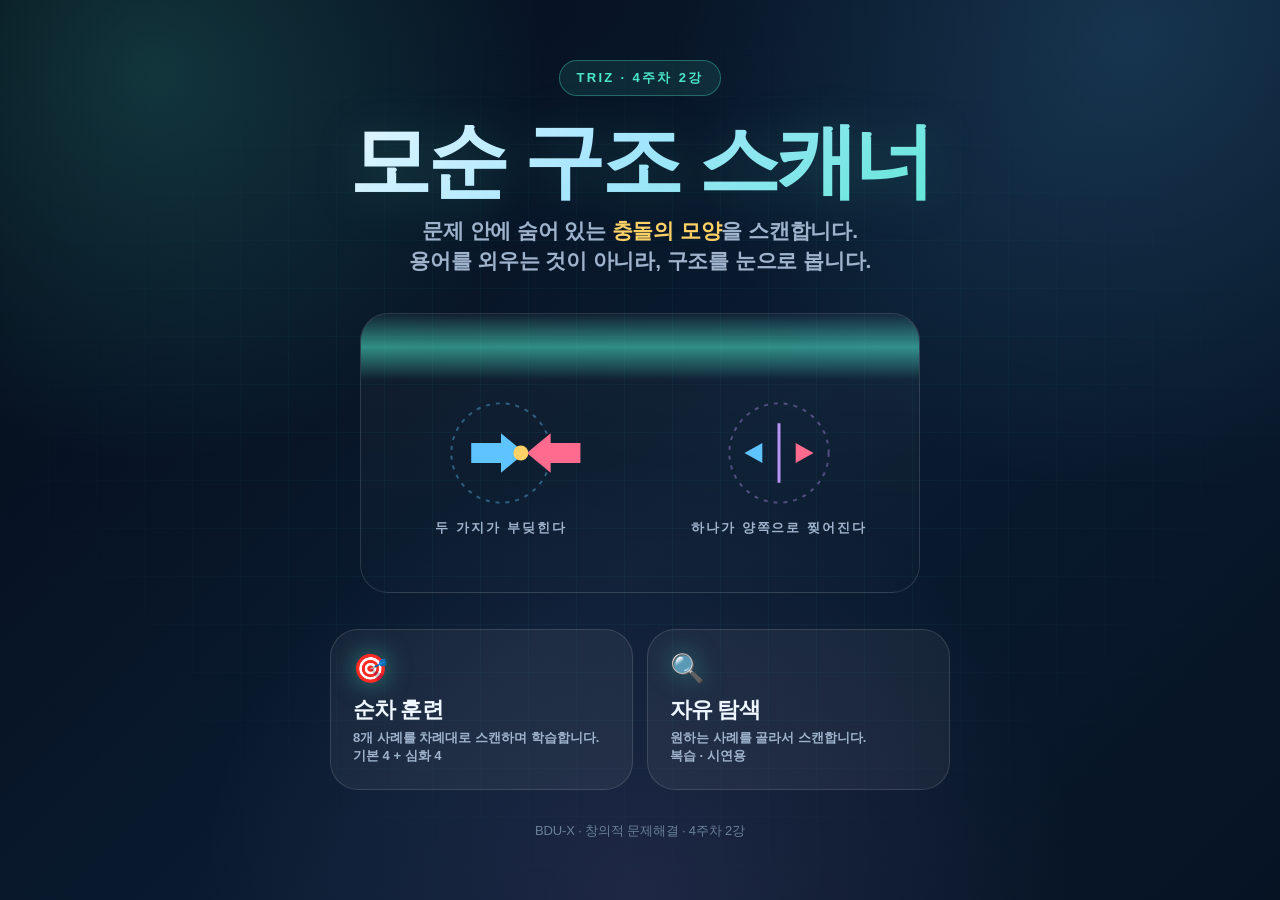
<file: week04-02-contradiction-scanner/index.html>
<!DOCTYPE html>
<html lang="ko">
<head>
<meta charset="UTF-8" />
<meta name="viewport" content="width=device-width, initial-scale=1.0" />
<title>모순 구조 스캐너 | TRIZ 4주차 2강</title>
<style>
/* ============================================================
   DESIGN TOKENS
   ============================================================ */
:root{
  --bg-deep:#040b18;
  --bg-mid:#08182c;
  --bg-panel:rgba(13,34,57,.78);
  --bg-card:rgba(255,255,255,.05);
  --line:rgba(255,255,255,.13);
  --line-strong:rgba(255,255,255,.22);

  --text:#eef6ff;
  --text-muted:#9fb3cc;
  --text-dim:#6a8099;

  --scan-cyan:#4be7ca;
  --scan-glow:rgba(75,231,202,.55);
  --good-blue:#5ec3ff;
  --good-glow:rgba(94,195,255,.55);
  --bad-red:#ff6b8e;
  --bad-glow:rgba(255,107,142,.55);
  --warn-yellow:#ffd166;
  --warn-glow:rgba(255,209,102,.65);
  --split-purple:#b794f6;
  --split-glow:rgba(183,148,246,.55);

  --grad-tech:linear-gradient(135deg,#5ec3ff,#2c6fb4);
  --grad-phys:linear-gradient(135deg,#b794f6,#4be7ca);
  --grad-action:linear-gradient(135deg,#4be7ca,#2c9ee0);
  --grad-warn:linear-gradient(135deg,#ffd166,#ff9e3a);

  --shadow-soft:0 18px 44px rgba(0,0,0,.45);
  --shadow-hard:0 28px 68px rgba(0,0,0,.55);

  --radius-s:14px;
  --radius-m:20px;
  --radius-l:28px;
  --radius-pill:999px;
}

*{box-sizing:border-box;-webkit-tap-highlight-color:transparent}
html,body{margin:0;min-height:100%;overflow-x:hidden}
body{
  font-family:"Pretendard","Noto Sans KR","Apple SD Gothic Neo","Malgun Gothic",sans-serif;
  color:var(--text);
  background:
    radial-gradient(circle at 12% 8%, rgba(75,231,202,.18), transparent 28%),
    radial-gradient(circle at 88% 4%, rgba(94,195,255,.15), transparent 32%),
    radial-gradient(circle at 50% 100%, rgba(183,148,246,.12), transparent 40%),
    linear-gradient(135deg,#040b18,#0a1c31 55%,#061323);
  min-height:100vh;
  font-weight:500;
  letter-spacing:-.01em;
}

/* Scanline grid texture across the whole app */
body::before{
  content:"";
  position:fixed;inset:0;
  background-image:
    linear-gradient(rgba(75,231,202,.04) 1px, transparent 1px),
    linear-gradient(90deg, rgba(75,231,202,.04) 1px, transparent 1px);
  background-size:48px 48px;
  pointer-events:none;
  z-index:0;
  mask-image:radial-gradient(ellipse at center, black 30%, transparent 80%);
}

button{font-family:inherit;color:inherit}

/* ============================================================
   SCREEN MANAGEMENT
   ============================================================ */
.screen{width:100%}
.screen:not(.active){display:none !important}
.screen.active{animation:screenIn .5s cubic-bezier(.2,.7,.3,1.2)}
@keyframes screenIn{
  from{opacity:0;transform:translateY(12px) scale(.985)}
  to{opacity:1;transform:translateY(0) scale(1)}
}

/* ============================================================
   INTRO SCREEN
   ============================================================ */
#intro{
  min-height:100vh;
  display:grid;
  place-items:center;
  padding:24px;
  position:relative;
  z-index:1;
}
.intro-wrap{
  max-width:880px;
  width:100%;
  text-align:center;
  position:relative;
}
.intro-eyebrow{
  display:inline-block;
  padding:8px 16px;
  border-radius:var(--radius-pill);
  background:rgba(75,231,202,.10);
  border:1px solid rgba(75,231,202,.34);
  color:var(--scan-cyan);
  font-weight:800;
  font-size:13px;
  letter-spacing:.18em;
  margin-bottom:24px;
  animation:pulseBadge 2.4s ease-in-out infinite;
}
@keyframes pulseBadge{
  0%,100%{box-shadow:0 0 0 0 rgba(75,231,202,.4)}
  50%{box-shadow:0 0 0 14px rgba(75,231,202,0)}
}

.intro-title{
  margin:0 0 14px;
  font-size:clamp(40px,7vw,82px);
  font-weight:1000;
  line-height:1;
  letter-spacing:-.05em;
  background:linear-gradient(135deg,#fff 0%,#a8e6ff 45%,#4be7ca 100%);
  -webkit-background-clip:text;
  background-clip:text;
  color:transparent;
  filter:drop-shadow(0 4px 24px rgba(75,231,202,.18));
}
.intro-sub{
  margin:0 0 36px;
  font-size:clamp(16px,2vw,21px);
  color:var(--text-muted);
  font-weight:600;
  line-height:1.45;
}
.intro-sub b{color:var(--warn-yellow);font-weight:900}

.intro-visual{
  margin:20px auto 36px;
  width:min(560px,90%);
  aspect-ratio:16/8;
  position:relative;
  border-radius:var(--radius-l);
  background:linear-gradient(180deg,rgba(255,255,255,.04),rgba(255,255,255,.01));
  border:1px solid var(--line);
  overflow:hidden;
}
.intro-visual::before{
  content:"";
  position:absolute;inset:0;
  background:linear-gradient(180deg, transparent, var(--scan-glow), transparent);
  height:24%;
  animation:scanSweep 2.6s linear infinite;
  pointer-events:none;
}
@keyframes scanSweep{
  0%{transform:translateY(-100%)}
  100%{transform:translateY(420%)}
}

.intro-visual svg{
  position:absolute;inset:0;
  width:100%;height:100%;
}

.intro-modes{
  display:grid;
  grid-template-columns:1fr 1fr;
  gap:14px;
  max-width:620px;
  margin:0 auto;
}
.mode-card{
  display:block;
  padding:22px 22px 24px;
  border-radius:var(--radius-l);
  background:var(--bg-card);
  border:1px solid var(--line);
  cursor:pointer;
  text-align:left;
  transition:all .2s ease;
  position:relative;
  overflow:hidden;
}
.mode-card::before{
  content:"";
  position:absolute;inset:0;
  background:linear-gradient(135deg,transparent 50%,rgba(75,231,202,.08));
  opacity:0;
  transition:.3s;
}
.mode-card:hover{
  transform:translateY(-4px);
  border-color:var(--scan-cyan);
  box-shadow:0 24px 48px rgba(75,231,202,.18);
}
.mode-card:hover::before{opacity:1}
.mode-card .mode-icon{
  font-size:28px;
  margin-bottom:10px;
  display:inline-block;
  filter:drop-shadow(0 0 12px rgba(75,231,202,.5));
}
.mode-card b{
  display:block;
  font-size:22px;
  font-weight:1000;
  letter-spacing:-.04em;
  margin-bottom:4px;
}
.mode-card small{
  display:block;
  color:var(--text-muted);
  font-size:13px;
  font-weight:600;
  line-height:1.4;
}

.intro-footer{
  margin-top:32px;
  color:var(--text-dim);
  font-size:13px;
}

/* ============================================================
   MAIN SCANNER SCREEN
   ============================================================ */
#scanner{
  padding:18px;
  min-height:100vh;
  position:relative;
  z-index:1;
}
.app{
  max-width:1320px;
  margin:0 auto;
  display:grid;
  grid-template-rows:auto auto 1fr auto;
  gap:14px;
  min-height:calc(100vh - 36px);
}

/* ---- Top Header ---- */
.top-bar{
  display:grid;
  grid-template-columns:auto 1fr auto;
  gap:18px;
  align-items:center;
  padding:14px 20px;
  border-radius:var(--radius-l);
  background:var(--bg-panel);
  border:1px solid var(--line);
  backdrop-filter:blur(14px);
  box-shadow:var(--shadow-soft);
}
.brand{
  display:flex;align-items:center;gap:10px;
  font-weight:1000;
  font-size:18px;
  letter-spacing:-.03em;
}
.brand-dot{
  width:11px;height:11px;border-radius:50%;
  background:var(--scan-cyan);
  box-shadow:0 0 14px var(--scan-cyan);
  animation:dotPulse 1.6s ease-in-out infinite;
}
@keyframes dotPulse{
  0%,100%{transform:scale(1);box-shadow:0 0 14px var(--scan-cyan)}
  50%{transform:scale(1.3);box-shadow:0 0 24px var(--scan-cyan)}
}
.brand-text{background:linear-gradient(135deg,#fff,#a8e6ff);-webkit-background-clip:text;background-clip:text;color:transparent}

.progress-wrap{
  display:flex;
  align-items:center;
  gap:14px;
}
.progress-info{
  display:flex;align-items:center;gap:8px;
  font-weight:900;
  font-size:14px;
  color:var(--text-muted);
  white-space:nowrap;
}
.progress-info b{color:var(--text)}
.progress-track{
  flex:1;
  height:10px;
  background:rgba(255,255,255,.06);
  border-radius:var(--radius-pill);
  overflow:hidden;
  position:relative;
}
.progress-fill{
  height:100%;
  background:linear-gradient(90deg,var(--scan-cyan),var(--good-blue));
  border-radius:var(--radius-pill);
  width:0%;
  transition:width .6s cubic-bezier(.2,.7,.3,1);
  box-shadow:0 0 12px var(--scan-glow);
  position:relative;
}
.progress-fill::after{
  content:"";
  position:absolute;
  top:0;right:0;bottom:0;
  width:24px;
  background:linear-gradient(90deg,transparent,rgba(255,255,255,.7));
  filter:blur(4px);
}

.score-bar{
  display:flex;
  align-items:center;
  gap:6px;
}
.score-pill{
  display:flex;align-items:center;gap:6px;
  padding:8px 14px;
  border-radius:var(--radius-pill);
  background:rgba(255,209,102,.10);
  border:1px solid rgba(255,209,102,.36);
  color:var(--warn-yellow);
  font-weight:1000;
  font-size:14px;
  white-space:nowrap;
}
.score-pill .star{font-size:16px}

/* ---- Case Header ---- */
.case-header{
  display:grid;
  grid-template-columns:auto 1fr auto;
  gap:14px;
  align-items:center;
  padding:14px 20px;
  border-radius:var(--radius-l);
  background:var(--bg-panel);
  border:1px solid var(--line);
  backdrop-filter:blur(14px);
}
.level-chip{
  padding:7px 13px;
  border-radius:var(--radius-pill);
  font-weight:1000;
  font-size:12px;
  letter-spacing:.06em;
}
.level-chip.basic{
  background:rgba(94,195,255,.14);
  color:var(--good-blue);
  border:1px solid rgba(94,195,255,.4);
}
.level-chip.advanced{
  background:rgba(183,148,246,.14);
  color:var(--split-purple);
  border:1px solid rgba(183,148,246,.4);
}
.case-title{
  margin:0;
  font-size:clamp(20px,2.6vw,28px);
  font-weight:1000;
  letter-spacing:-.04em;
}
.case-counter{
  font-weight:900;
  color:var(--text-muted);
  font-size:14px;
  white-space:nowrap;
}
.case-counter b{color:var(--text);font-size:18px}

/* Case quick-jump tabs (free explore mode) */
.case-tabs-wrap{
  display:none;
  padding:10px 14px;
  border-radius:var(--radius-l);
  background:var(--bg-panel);
  border:1px solid var(--line);
  backdrop-filter:blur(14px);
}
.case-tabs-wrap.show{display:block;animation:tabsIn .35s ease}
@keyframes tabsIn{from{opacity:0;transform:translateY(-6px)}to{opacity:1;transform:translateY(0)}}
.case-tabs-title{
  font-size:11px;
  font-weight:1000;
  color:var(--text-dim);
  letter-spacing:.14em;
  text-transform:uppercase;
  margin:0 0 8px;
}
.case-tabs{
  display:grid;
  grid-template-columns:repeat(8,1fr);
  gap:6px;
}
.case-tab{
  position:relative;
  padding:9px 6px;
  border:none;
  border-radius:12px;
  background:rgba(255,255,255,.05);
  border:1px solid var(--line);
  color:var(--text-muted);
  font-size:12px;
  font-weight:900;
  cursor:pointer;
  transition:.18s ease;
  text-align:center;
  letter-spacing:-.02em;
}
.case-tab:hover{
  background:rgba(255,255,255,.09);
  color:var(--text);
  transform:translateY(-2px);
}
.case-tab.active{
  background:linear-gradient(135deg,var(--scan-cyan),var(--good-blue));
  color:#04222d;
  border-color:transparent;
  box-shadow:0 6px 14px rgba(75,231,202,.3);
}
.case-tab.t-mark::before{
  content:"";
  position:absolute;
  top:4px;right:4px;
  width:6px;height:6px;
  border-radius:50%;
  background:var(--good-blue);
}
.case-tab.p-mark::before{
  content:"";
  position:absolute;
  top:4px;right:4px;
  width:6px;height:6px;
  border-radius:50%;
  background:var(--split-purple);
}
.case-tab.active::before{display:none}
.case-tab .num{
  display:block;
  font-size:10px;
  opacity:.7;
  margin-bottom:2px;
  font-weight:800;
}
.case-tab.active .num{opacity:.85}

/* ---- Main Body ---- */
.main-body{
  display:grid;
  grid-template-columns:minmax(0,1.4fr) minmax(360px,1fr);
  gap:14px;
  align-items:stretch;
}

/* SCENE */
.scene{
  position:relative;
  border-radius:var(--radius-l);
  background:
    linear-gradient(180deg,rgba(255,255,255,.05),rgba(255,255,255,.01)),
    #061425;
  border:1px solid var(--line);
  overflow:hidden;
  min-height:480px;
  box-shadow:var(--shadow-soft);
}

/* scan corners */
.scene::before,.scene::after{
  content:"";
  position:absolute;
  width:34px;height:34px;
  border:2px solid var(--scan-cyan);
  pointer-events:none;
  z-index:5;
}
.scene::before{top:14px;left:14px;border-right:none;border-bottom:none;border-radius:8px 0 0 0}
.scene::after{bottom:14px;right:14px;border-left:none;border-top:none;border-radius:0 0 8px 0}

.scene-top-right,.scene-bottom-left{
  position:absolute;
  width:34px;height:34px;
  border:2px solid var(--scan-cyan);
  pointer-events:none;
  z-index:5;
}
.scene-top-right{top:14px;right:14px;border-left:none;border-bottom:none;border-radius:0 8px 0 0}
.scene-bottom-left{bottom:14px;left:14px;border-right:none;border-top:none;border-radius:0 0 0 8px}

.scene-label{
  position:absolute;
  top:18px;left:54px;
  font-size:12px;
  font-weight:900;
  color:var(--scan-cyan);
  letter-spacing:.16em;
  z-index:6;
  text-transform:uppercase;
}
.scene-label::before{
  content:"●";margin-right:8px;
  animation:dotPulse 1.4s ease-in-out infinite;
  display:inline-block;
}

/* Scan line */
.scan-line{
  position:absolute;
  left:0;right:0;
  height:3px;
  background:linear-gradient(90deg, transparent, var(--scan-cyan) 40%, var(--scan-cyan) 60%, transparent);
  box-shadow:0 0 24px var(--scan-cyan), 0 0 8px var(--scan-cyan);
  top:0;
  opacity:0;
  pointer-events:none;
  z-index:4;
}
.scene.scanning .scan-line{
  animation:scanRun 1.6s cubic-bezier(.5,.1,.5,.9) forwards;
}
@keyframes scanRun{
  0%{opacity:0;transform:translateY(0)}
  10%{opacity:1}
  90%{opacity:1}
  100%{opacity:0;transform:translateY(480px)}
}

/* SVG Stage */
.stage{
  position:absolute;
  inset:60px 50px 60px 50px;
  display:grid;
  place-items:center;
}
.stage svg{
  width:100%;height:100%;
  max-height:380px;
  display:block;
}

/* When scan reveals structure */
.scene .reveal-only{opacity:0;transition:opacity .5s ease}
.scene.scanned .reveal-only{opacity:1}

/* Hint message at scene bottom */
.scene-msg{
  position:absolute;
  left:50%;
  bottom:18px;
  transform:translateX(-50%);
  width:min(720px,calc(100% - 80px));
  padding:11px 18px;
  border-radius:var(--radius-pill);
  background:rgba(5,16,29,.78);
  border:1px solid var(--line-strong);
  text-align:center;
  font-size:14px;
  font-weight:800;
  z-index:7;
  color:var(--text-muted);
}
.scene-msg b{color:var(--warn-yellow)}
.scene-msg .blue{color:var(--good-blue)}
.scene-msg .pink{color:var(--bad-red)}

/* CONTROL PANEL */
.control{
  display:flex;
  flex-direction:column;
  gap:12px;
}
.panel{
  padding:18px 20px;
  border-radius:var(--radius-l);
  background:var(--bg-panel);
  border:1px solid var(--line);
  backdrop-filter:blur(14px);
}
.panel-title{
  margin:0 0 12px;
  font-size:14px;
  font-weight:1000;
  color:var(--text-muted);
  letter-spacing:.08em;
  text-transform:uppercase;
}

/* Scan button */
.scan-btn{
  width:100%;
  padding:18px 20px;
  border:none;
  border-radius:var(--radius-l);
  background:linear-gradient(135deg, rgba(75,231,202,.18), rgba(94,195,255,.16));
  border:1px solid rgba(75,231,202,.42);
  color:var(--text);
  font-weight:1000;
  font-size:18px;
  letter-spacing:-.02em;
  cursor:pointer;
  display:flex;
  align-items:center;
  justify-content:center;
  gap:12px;
  position:relative;
  overflow:hidden;
  transition:all .2s ease;
}
.scan-btn:hover{transform:translateY(-2px);box-shadow:0 14px 28px rgba(75,231,202,.25);border-color:var(--scan-cyan)}
.scan-btn:disabled{opacity:.5;cursor:not-allowed;transform:none}
.scan-btn::after{
  content:"";
  position:absolute;
  inset:0;
  background:linear-gradient(120deg, transparent, rgba(255,255,255,.18), transparent);
  transform:translateX(-100%);
  transition:transform .6s;
}
.scan-btn:hover:not(:disabled)::after{transform:translateX(100%)}
.scan-icon{
  font-size:22px;
  filter:drop-shadow(0 0 10px var(--scan-cyan));
}
.scan-btn.scanning .scan-icon{animation:spin 1s linear infinite}
@keyframes spin{to{transform:rotate(360deg)}}

/* Formula display */
.formula{
  display:flex;
  flex-wrap:wrap;
  align-items:center;
  justify-content:center;
  gap:10px;
  padding:18px 16px;
  border-radius:var(--radius-m);
  background:rgba(5,16,29,.5);
  border:1px dashed var(--line-strong);
  min-height:74px;
  text-align:center;
  opacity:0;
  transform:translateY(-6px);
  transition:all .5s cubic-bezier(.2,.7,.3,1.2);
}
.formula.show{opacity:1;transform:translateY(0)}
.formula-placeholder{
  color:var(--text-dim);
  font-size:13px;
  font-weight:600;
}
.formula.show .formula-placeholder{display:none}
.f-node{
  padding:8px 14px;
  border-radius:var(--radius-pill);
  font-weight:1000;
  font-size:clamp(15px,1.9vw,18px);
  letter-spacing:-.02em;
  white-space:nowrap;
}
.f-node.good{
  background:rgba(94,195,255,.18);
  color:var(--good-blue);
  border:1px solid rgba(94,195,255,.5);
  animation:nodePulse 1.4s ease-in-out infinite;
}
.f-node.bad{
  background:rgba(255,107,142,.18);
  color:var(--bad-red);
  border:1px solid rgba(255,107,142,.5);
  animation:nodePulse 1.4s ease-in-out infinite .3s;
}
.f-node.main{
  background:rgba(183,148,246,.18);
  color:var(--split-purple);
  border:1px solid rgba(183,148,246,.5);
}
.f-node.left{
  background:rgba(94,195,255,.16);
  color:var(--good-blue);
  border:1px solid rgba(94,195,255,.42);
}
.f-node.right{
  background:rgba(255,107,142,.16);
  color:var(--bad-red);
  border:1px solid rgba(255,107,142,.42);
}
@keyframes nodePulse{
  0%,100%{box-shadow:0 0 0 0 currentColor;opacity:1}
  50%{box-shadow:0 0 16px -2px currentColor;opacity:.92}
}
.f-arrow{
  color:var(--warn-yellow);
  font-weight:1000;
  font-size:22px;
  text-shadow:0 0 14px var(--warn-glow);
}
.f-arrow.split{animation:splitWiggle 1.4s ease-in-out infinite}
@keyframes splitWiggle{
  0%,100%{transform:scale(1)}
  50%{transform:scale(1.15)}
}

/* Choices */
.choices{
  display:grid;
  grid-template-columns:1fr;
  gap:10px;
}
.choice{
  display:grid;
  grid-template-columns:54px 1fr;
  gap:14px;
  align-items:center;
  padding:14px 16px;
  border:none;
  border-radius:var(--radius-m);
  background:rgba(255,255,255,.05);
  border:1px solid var(--line);
  color:var(--text);
  cursor:pointer;
  text-align:left;
  transition:all .2s ease;
  position:relative;
  overflow:hidden;
}
.choice:hover:not(:disabled){
  transform:translateX(4px);
  background:rgba(255,255,255,.09);
  border-color:var(--line-strong);
}
.choice:disabled{cursor:default}
.choice .ico{
  width:48px;height:48px;
  border-radius:14px;
  display:grid;place-items:center;
  font-size:22px;
  background:rgba(255,255,255,.06);
  border:1px solid var(--line);
}
.choice.t .ico{background:linear-gradient(135deg,rgba(94,195,255,.32),rgba(44,111,180,.5));border-color:rgba(94,195,255,.45)}
.choice.p .ico{background:linear-gradient(135deg,rgba(183,148,246,.32),rgba(75,231,202,.4));border-color:rgba(183,148,246,.45)}
.choice b{display:block;font-size:16px;font-weight:1000;letter-spacing:-.02em;line-height:1.2}
.choice small{display:block;margin-top:3px;color:var(--text-muted);font-size:12px;font-weight:700}

.choice.correct{
  background:linear-gradient(135deg,rgba(75,231,202,.22),rgba(94,195,255,.2));
  border-color:var(--scan-cyan);
  box-shadow:0 0 0 2px var(--scan-cyan), 0 14px 30px rgba(75,231,202,.25);
  animation:correctPop .55s cubic-bezier(.2,.8,.3,1.4);
}
@keyframes correctPop{
  0%{transform:scale(1)}
  40%{transform:scale(1.04) translateX(4px)}
  100%{transform:scale(1) translateX(4px)}
}
.choice.wrong{
  background:linear-gradient(135deg,rgba(255,107,142,.22),rgba(255,107,142,.12));
  border-color:var(--bad-red);
  animation:shake .42s cubic-bezier(.36,.07,.19,.97);
}
@keyframes shake{
  10%,90%{transform:translateX(-2px)}
  20%,80%{transform:translateX(4px)}
  30%,50%,70%{transform:translateX(-6px)}
  40%,60%{transform:translateX(6px)}
}
.choice.dim{opacity:.45}

/* Result feedback */
.result{
  padding:16px 18px;
  border-radius:var(--radius-m);
  background:rgba(5,16,29,.6);
  border:1px solid var(--line);
  display:none;
}
.result.show{display:block;animation:resultIn .45s cubic-bezier(.2,.8,.3,1.2)}
@keyframes resultIn{
  from{opacity:0;transform:translateY(8px) scale(.98)}
  to{opacity:1;transform:translateY(0) scale(1)}
}
.result.correct{border-color:rgba(75,231,202,.5);background:linear-gradient(135deg,rgba(75,231,202,.10),rgba(5,16,29,.7))}
.result.wrong{border-color:rgba(255,107,142,.5);background:linear-gradient(135deg,rgba(255,107,142,.10),rgba(5,16,29,.7))}
.result-badge{
  display:inline-block;
  padding:6px 12px;
  border-radius:var(--radius-pill);
  font-weight:1000;
  font-size:13px;
  margin-bottom:10px;
}
.result.correct .result-badge{background:rgba(75,231,202,.2);color:var(--scan-cyan);border:1px solid rgba(75,231,202,.5)}
.result.wrong .result-badge{background:rgba(255,107,142,.2);color:var(--bad-red);border:1px solid rgba(255,107,142,.5)}
.result-body{font-size:14px;line-height:1.55;color:var(--text);font-weight:600}
.result-body b{color:var(--warn-yellow);font-weight:1000}
.result-body .term{color:var(--scan-cyan);font-weight:1000}
.result-next{
  margin-top:10px;
  padding-top:10px;
  border-top:1px dashed var(--line);
  font-size:13px;
  color:var(--text-muted);
  font-weight:700;
}
.result-next b{color:var(--good-blue)}

/* ---- Navigation Footer ---- */
.nav-bar{
  display:grid;
  grid-template-columns:auto auto 1fr auto auto;
  gap:10px;
  align-items:center;
  padding:14px 18px;
  border-radius:var(--radius-l);
  background:var(--bg-panel);
  border:1px solid var(--line);
  backdrop-filter:blur(14px);
  box-shadow:var(--shadow-soft);
}
.nav-btn{
  padding:13px 18px;
  border:none;
  border-radius:var(--radius-m);
  background:rgba(255,255,255,.06);
  border:1px solid var(--line);
  color:var(--text);
  font-weight:1000;
  font-size:14px;
  cursor:pointer;
  transition:all .18s ease;
  display:flex;align-items:center;gap:8px;
  white-space:nowrap;
}
.nav-btn:hover:not(:disabled){transform:translateY(-2px);background:rgba(255,255,255,.1);border-color:var(--line-strong)}
.nav-btn:disabled{opacity:.35;cursor:not-allowed}
.nav-btn.primary{
  background:var(--grad-action);
  color:#04222d;
  border-color:transparent;
}
.nav-btn.primary:hover:not(:disabled){box-shadow:0 14px 28px rgba(75,231,202,.3)}
.nav-btn.danger{
  background:rgba(255,107,142,.1);
  border-color:rgba(255,107,142,.32);
  color:var(--bad-red);
}
.nav-status{
  text-align:center;
  font-size:13px;
  color:var(--text-muted);
  font-weight:700;
}

/* Stamps row (collected badges) */
.stamps{
  display:flex;
  gap:6px;
  justify-content:center;
}
.stamp{
  width:28px;height:28px;
  border-radius:50%;
  border:2px solid var(--line);
  background:rgba(255,255,255,.04);
  display:grid;place-items:center;
  font-size:13px;
  font-weight:1000;
  color:var(--text-dim);
  transition:.3s;
}
.stamp.tech.done{
  background:var(--grad-tech);
  border-color:transparent;
  color:#04222d;
  box-shadow:0 0 12px var(--good-glow);
  animation:stampIn .5s cubic-bezier(.2,.8,.3,1.4);
}
.stamp.phys.done{
  background:var(--grad-phys);
  border-color:transparent;
  color:#04222d;
  box-shadow:0 0 12px var(--split-glow);
  animation:stampIn .5s cubic-bezier(.2,.8,.3,1.4);
}
@keyframes stampIn{
  0%{transform:scale(0) rotate(-180deg)}
  60%{transform:scale(1.2) rotate(8deg)}
  100%{transform:scale(1) rotate(0)}
}

/* Confetti container */
.confetti{
  position:fixed;
  inset:0;
  pointer-events:none;
  z-index:100;
  overflow:hidden;
}
.confetti span{
  position:absolute;
  top:-10px;
  width:8px;height:14px;
  opacity:0;
  border-radius:2px;
}

/* ============================================================
   FINALE SCREEN
   ============================================================ */
#finale{
  min-height:100vh;
  padding:32px 20px;
  position:relative;
  z-index:1;
}
.finale-wrap{
  max-width:1080px;
  margin:0 auto;
}
.finale-hero{
  text-align:center;
  padding:36px 20px;
  margin-bottom:24px;
  border-radius:var(--radius-l);
  background:var(--bg-panel);
  border:1px solid var(--line);
  backdrop-filter:blur(14px);
  position:relative;
  overflow:hidden;
}
.finale-hero::before{
  content:"";
  position:absolute;inset:0;
  background:radial-gradient(circle at 50% 0%, rgba(75,231,202,.18), transparent 60%);
  pointer-events:none;
}
.finale-eyebrow{
  display:inline-block;
  padding:6px 14px;
  border-radius:var(--radius-pill);
  background:rgba(75,231,202,.14);
  border:1px solid rgba(75,231,202,.42);
  color:var(--scan-cyan);
  font-weight:1000;
  font-size:12px;
  letter-spacing:.18em;
  margin-bottom:14px;
}
.finale-title{
  margin:0 0 10px;
  font-size:clamp(32px,5vw,52px);
  font-weight:1000;
  letter-spacing:-.045em;
  background:linear-gradient(135deg,#fff,#a8e6ff 50%,#4be7ca);
  -webkit-background-clip:text;background-clip:text;color:transparent;
}
.finale-score{
  display:inline-flex;
  align-items:baseline;
  gap:8px;
  padding:12px 22px;
  margin-top:6px;
  border-radius:var(--radius-pill);
  background:rgba(255,209,102,.10);
  border:1px solid rgba(255,209,102,.42);
}
.finale-score b{font-size:42px;color:var(--warn-yellow);font-weight:1000}
.finale-score span{font-size:18px;color:var(--text-muted);font-weight:800}

.summary-grid{
  display:grid;
  grid-template-columns:repeat(auto-fit,minmax(260px,1fr));
  gap:14px;
  margin-bottom:24px;
}
.summary-card{
  padding:18px 20px;
  border-radius:var(--radius-l);
  background:var(--bg-panel);
  border:1px solid var(--line);
  position:relative;
  overflow:hidden;
}
.summary-card .tag{
  display:inline-block;
  padding:3px 10px;
  border-radius:var(--radius-pill);
  font-size:11px;
  font-weight:1000;
  letter-spacing:.06em;
  margin-bottom:8px;
}
.summary-card.t .tag{background:rgba(94,195,255,.14);color:var(--good-blue)}
.summary-card.p .tag{background:rgba(183,148,246,.14);color:var(--split-purple)}
.summary-card .name{
  font-weight:1000;
  font-size:17px;
  margin-bottom:6px;
  letter-spacing:-.02em;
}
.summary-card .form{
  font-size:14px;
  font-weight:800;
  color:var(--warn-yellow);
  padding:6px 10px;
  background:rgba(255,209,102,.08);
  border-radius:8px;
  display:inline-block;
}

.next-steps{
  display:grid;
  grid-template-columns:1fr 1fr;
  gap:14px;
  margin-bottom:24px;
}
.next-card{
  padding:22px;
  border-radius:var(--radius-l);
  background:var(--bg-panel);
  border:1px solid var(--line);
}
.next-card .week{
  font-weight:1000;
  font-size:13px;
  letter-spacing:.1em;
  margin-bottom:8px;
}
.next-card.t .week{color:var(--good-blue)}
.next-card.p .week{color:var(--split-purple)}
.next-card h3{margin:0 0 8px;font-size:22px;font-weight:1000;letter-spacing:-.03em}
.next-card p{margin:0;color:var(--text-muted);line-height:1.5;font-size:14px;font-weight:600}

.finale-actions{
  display:flex;
  gap:12px;
  justify-content:center;
  flex-wrap:wrap;
}
.finale-btn{
  padding:15px 28px;
  border:none;
  border-radius:var(--radius-m);
  font-weight:1000;
  font-size:16px;
  cursor:pointer;
  transition:.2s;
}
.finale-btn.primary{
  background:var(--grad-action);
  color:#04222d;
}
.finale-btn.primary:hover{transform:translateY(-3px);box-shadow:0 18px 36px rgba(75,231,202,.3)}
.finale-btn.secondary{
  background:rgba(255,255,255,.06);
  border:1px solid var(--line);
  color:var(--text);
}
.finale-btn.secondary:hover{background:rgba(255,255,255,.1)}

/* ============================================================
   SVG ANIMATIONS - per-case dynamic motions
   ============================================================ */

/* shared utility classes */
.fade-in{opacity:0;transition:opacity .6s ease}
.scanned .fade-in{opacity:1}

/* Drone case */
.drone-body{transform-origin:center;animation:droneHover 3s ease-in-out infinite}
@keyframes droneHover{0%,100%{transform:translateY(0)}50%{transform:translateY(-10px)}}
.scene.heavy .drone-body{animation:droneStrain 1.4s ease-in-out infinite}
@keyframes droneStrain{0%,100%{transform:translateY(8px) rotate(-1deg)}50%{transform:translateY(22px) rotate(2deg)}}
.drone-prop{transform-origin:center;animation:propSpin .12s linear infinite}
@keyframes propSpin{to{transform:rotate(360deg)}}
.drone-batt{transition:transform .6s cubic-bezier(.2,.7,.3,1.4)}
.scene.heavy .drone-batt{transform:scale(1.25)}
.weight-arrow{transform-origin:top center;transform:scaleY(.4);opacity:.3;transition:.6s}
.scene.heavy .weight-arrow{transform:scaleY(1.3);opacity:1}

/* Security case */
.lock-shackle{transition:.5s}
.scene.heavy .lock-shackle{filter:drop-shadow(0 0 14px var(--bad-glow))}
.auth-step{opacity:.2;transform:translateY(8px);transition:.5s}
.scene.scanned .auth-step{opacity:1;transform:translateY(0)}
.scene.scanned .auth-step.s2{transition-delay:.15s}
.scene.scanned .auth-step.s3{transition-delay:.3s}
.user-face{transition:.4s}
.scene.heavy .user-face{transform:translate(0,2px)}

/* Car case */
.car-body{transform-origin:center;animation:carBob 2.6s ease-in-out infinite}
@keyframes carBob{0%,100%{transform:translate(0,0)}50%{transform:translate(0,-3px)}}
.scene.heavy .car-body{animation:carRush .9s linear infinite}
@keyframes carRush{0%,100%{transform:translate(-2px,0)}50%{transform:translate(4px,-2px)}}
.car-wheel{transform-origin:center;animation:wheelSpin .3s linear infinite}
.scene.heavy .car-wheel{animation:wheelSpin .12s linear infinite}
@keyframes wheelSpin{to{transform:rotate(360deg)}}
.fuel-fill{transition:.7s}
.scene.heavy .fuel-fill{transform:translateY(60px);fill:var(--bad-red)}
.exhaust{opacity:0;transition:.4s}
.scene.heavy .exhaust{opacity:1;animation:exhaustPuff 1s ease-in-out infinite}
@keyframes exhaustPuff{0%{opacity:.8;transform:translate(0,0) scale(.6)}100%{opacity:0;transform:translate(-30px,-12px) scale(1.4)}}

/* App case */
.app-icon-grid .ai{opacity:.18;transition:.4s}
.scene.scanned .app-icon-grid .ai{opacity:1}
.scene.scanned .app-icon-grid .ai{animation:appPop .3s ease-out backwards}
@keyframes appPop{from{transform:scale(0)}to{transform:scale(1)}}
.user-confused{opacity:0;transition:.5s}
.scene.scanned .user-confused{opacity:1}
.confused-mark{animation:confusedFloat 1.4s ease-in-out infinite}
@keyframes confusedFloat{0%,100%{transform:translateY(0)}50%{transform:translateY(-4px)}}

/* Laptop case - two scenes fading */
.work-scene{opacity:1;transition:.6s ease}
.mobile-scene{opacity:0;transition:.6s ease}
.scene.mode-left .work-scene{opacity:1}
.scene.mode-left .mobile-scene{opacity:0;pointer-events:none}
.scene.mode-right .work-scene{opacity:0;pointer-events:none}
.scene.mode-right .mobile-scene{opacity:1}
.laptop-icons .li{transition:.4s}
.split-axis{stroke-dasharray:300;stroke-dashoffset:300;transition:1s}
.scene.scanned .split-axis{stroke-dashoffset:0}

/* Toothbrush case */
.bristle-thick{transition:.5s;transform-origin:bottom center}
.bristle-fine{transition:.5s;transform-origin:bottom center}
.scene.mode-left .bristle-thick{transform:scale(1,1.05);filter:drop-shadow(0 0 12px var(--good-glow))}
.scene.mode-right .bristle-thick{transform:scale(.7,.7);opacity:.35}
.scene.mode-left .bristle-fine{transform:scale(.6,.6);opacity:.35}
.scene.mode-right .bristle-fine{transform:scale(1,1.05);filter:drop-shadow(0 0 12px var(--bad-glow))}
.tooth-gap{opacity:0;transition:.5s}
.scene.mode-right .tooth-gap{opacity:1}
.tooth-force{opacity:0;transition:.5s}
.scene.mode-left .tooth-force{opacity:1}

/* Ball case */
.ball-light,.ball-dark{transition:.6s;transform-origin:center;transform-box:fill-box}
.scene.mode-left .ball-light{transform:scale(1.15);filter:drop-shadow(0 0 18px rgba(255,255,255,.8))}
.scene.mode-right .ball-light{transform:scale(.7);opacity:.32}
.scene.mode-left .ball-dark{transform:scale(.7);opacity:.32}
.scene.mode-right .ball-dark{transform:scale(1.15);filter:drop-shadow(0 0 18px rgba(255,107,142,.8))}
.sky-night{opacity:0;transition:.6s}
.scene.mode-left .sky-night{opacity:1}
.sky-day{opacity:0;transition:.6s}
.scene.mode-right .sky-day{opacity:1}

/* Room case */
.room-small,.room-large{transition:.6s cubic-bezier(.2,.7,.3,1.2);transform-origin:center;transform-box:fill-box}
.scene.mode-left .room-small{transform:scale(1);opacity:1}
.scene.mode-left .room-large{transform:scale(.6);opacity:.25}
.scene.mode-right .room-small{transform:scale(.5);opacity:.2}
.scene.mode-right .room-large{transform:scale(1);opacity:1}
.room-people .rp{transition:.4s}

/* Mode toggle for physical cases (in control panel) */
.phys-toggle{
  display:grid;
  grid-template-columns:1fr 1fr;
  gap:8px;
  margin-bottom:10px;
}
.phys-btn{
  padding:14px 12px;
  border:none;
  border-radius:var(--radius-m);
  background:rgba(255,255,255,.05);
  border:1px solid var(--line);
  color:var(--text);
  cursor:pointer;
  font-weight:1000;
  transition:.2s;
  text-align:center;
}
.phys-btn b{display:block;font-size:15px;letter-spacing:-.02em}
.phys-btn small{display:block;margin-top:2px;font-size:11px;color:var(--text-muted);font-weight:700}
.phys-btn:hover{background:rgba(255,255,255,.08)}
.phys-btn.active.left{
  background:linear-gradient(135deg,rgba(94,195,255,.3),rgba(44,111,180,.3));
  border-color:var(--good-blue);
  color:var(--text);
}
.phys-btn.active.right{
  background:linear-gradient(135deg,rgba(255,107,142,.28),rgba(184,40,80,.28));
  border-color:var(--bad-red);
  color:var(--text);
}
.phys-btn.active small{color:rgba(255,255,255,.85)}

/* ============================================================
   RESPONSIVE
   ============================================================ */
@media (max-width: 960px){
  body{font-size:14px}
  #scanner{padding:12px}
  .top-bar{grid-template-columns:1fr auto;padding:12px 14px;gap:10px}
  .progress-wrap{order:3;grid-column:1/-1}
  .case-header{grid-template-columns:auto 1fr;padding:12px 14px}
  .case-counter{grid-column:1/-1;text-align:right;margin-top:-4px}
  .main-body{grid-template-columns:1fr}
  .scene{min-height:380px}
  .stage{inset:50px 24px 70px 24px}
  .nav-bar{grid-template-columns:1fr 1fr;gap:8px;padding:10px 12px}
  .nav-status,.nav-bar .stamps{grid-column:1/-1;order:-1}
  .stamps{flex-wrap:wrap}
  .case-tabs{grid-template-columns:repeat(4,1fr)}
  .case-tab{font-size:11px;padding:8px 4px}
  .next-steps{grid-template-columns:1fr}
  .intro-modes{grid-template-columns:1fr}
  .intro-title{font-size:48px}
}
@media (max-width: 500px){
  .scene-msg{font-size:12px;padding:8px 14px;width:calc(100% - 36px)}
  .scene-label{font-size:10px}
}
</style>
</head>
<body>

<!-- ============================================================
     INTRO SCREEN
     ============================================================ -->
<section id="intro" class="screen active">
  <div class="intro-wrap">
    <div class="intro-eyebrow">TRIZ · 4주차 2강</div>

    <h1 class="intro-title">모순 구조 스캐너</h1>
    <p class="intro-sub">
      문제 안에 숨어 있는 <b>충돌의 모양</b>을 스캔합니다.<br>
      용어를 외우는 것이 아니라, 구조를 눈으로 봅니다.
    </p>

    <div class="intro-visual" id="introVisual">
      <svg viewBox="0 0 560 280" preserveAspectRatio="xMidYMid meet">
        <!-- Tech contradiction half (left): two arrows colliding -->
        <g transform="translate(140 140)">
          <circle r="50" fill="none" stroke="rgba(94,195,255,.4)" stroke-width="2" stroke-dasharray="4 6"/>
          <path d="M -30 -10 L 0 -10 L 0 -20 L 24 0 L 0 20 L 0 10 L -30 10 Z" fill="#5ec3ff"/>
          <path d="M 60 -10 L 30 -10 L 30 -20 L 6 0 L 30 20 L 30 10 L 60 10 Z" fill="#ff6b8e" transform="translate(20 0)"/>
          <circle cx="20" cy="0" r="6" fill="#ffd166">
            <animate attributeName="r" values="6;9;6" dur="1.4s" repeatCount="indefinite"/>
          </circle>
        </g>
        <!-- Physical contradiction half (right): one axis splitting -->
        <g transform="translate(420 140)">
          <circle r="50" fill="none" stroke="rgba(183,148,246,.4)" stroke-width="2" stroke-dasharray="4 6"/>
          <line x1="0" y1="-30" x2="0" y2="30" stroke="#b794f6" stroke-width="3"/>
          <path d="M -28 0 L -10 -10 L -10 10 Z" fill="#5ec3ff">
            <animateTransform attributeName="transform" type="translate" values="0,0;-8,0;0,0" dur="1.8s" repeatCount="indefinite"/>
          </path>
          <path d="M 28 0 L 10 -10 L 10 10 Z" fill="#ff6b8e">
            <animateTransform attributeName="transform" type="translate" values="0,0;8,0;0,0" dur="1.8s" repeatCount="indefinite"/>
          </path>
        </g>
        <text x="140" y="220" text-anchor="middle" fill="#9fb3cc" font-size="13" font-weight="800" letter-spacing="2">두 가지가 부딪힌다</text>
        <text x="420" y="220" text-anchor="middle" fill="#9fb3cc" font-size="13" font-weight="800" letter-spacing="2">하나가 양쪽으로 찢어진다</text>
      </svg>
    </div>

    <div class="intro-modes">
      <button class="mode-card" onclick="startSimulator('sequential')">
        <span class="mode-icon">🎯</span>
        <b>순차 훈련</b>
        <small>8개 사례를 차례대로 스캔하며 학습합니다.<br>기본 4 + 심화 4</small>
      </button>
      <button class="mode-card" onclick="startSimulator('free')">
        <span class="mode-icon">🔍</span>
        <b>자유 탐색</b>
        <small>원하는 사례를 골라서 스캔합니다.<br>복습 · 시연용</small>
      </button>
    </div>

    <div class="intro-footer">BDU-X · 창의적 문제해결 · 4주차 2강</div>
  </div>
</section>

<!-- ============================================================
     MAIN SCANNER SCREEN
     ============================================================ -->
<section id="scanner" class="screen">
  <div class="app">

    <!-- Top: Brand + Progress + Score -->
    <header class="top-bar">
      <div class="brand">
        <span class="brand-dot"></span>
        <span class="brand-text">모순 구조 스캐너</span>
      </div>
      <div class="progress-wrap">
        <span class="progress-info"><b id="progressLabel">스캔 1</b> / 8</span>
        <div class="progress-track"><div class="progress-fill" id="progressFill"></div></div>
      </div>
      <div class="score-bar">
        <div class="score-pill"><span class="star">⭐</span><span id="scoreText">0</span></div>
      </div>
    </header>

    <!-- Case header -->
    <div class="case-header">
      <span class="level-chip basic" id="levelChip">기본 훈련</span>
      <h2 class="case-title" id="caseTitle">드론 배터리 문제</h2>
      <span class="case-counter"><b id="caseNum">1</b>/8</span>
    </div>

    <!-- Case quick-jump tabs (visible in 'free' mode only) -->
    <div class="case-tabs-wrap" id="caseTabsWrap">
      <p class="case-tabs-title">사례 빠른 이동</p>
      <div class="case-tabs" id="caseTabs"></div>
    </div>

    <!-- Main body: scene + control -->
    <div class="main-body">
      <!-- Scene -->
      <section class="scene" id="scene">
        <div class="scene-top-right"></div>
        <div class="scene-bottom-left"></div>
        <div class="scene-label" id="sceneLabel">대기 중</div>
        <div class="scan-line"></div>
        <div class="stage" id="stage"></div>
        <div class="scene-msg" id="sceneMsg">상황을 살펴본 뒤, 옆의 스캔 버튼을 눌러 보세요.</div>
      </section>

      <!-- Control -->
      <aside class="control">
        <!-- Scan button -->
        <button class="scan-btn" id="scanBtn" onclick="runScan()">
          <span class="scan-icon">⚡</span>
          <span id="scanBtnText">모순 구조 스캔 시작</span>
        </button>

        <!-- Physical mode toggle (shown only for physical cases) -->
        <div class="panel" id="physTogglePanel" style="display:none">
          <div class="panel-title">상황을 바꿔 보세요</div>
          <div class="phys-toggle" id="physToggle"></div>
        </div>

        <!-- Formula -->
        <div class="panel">
          <div class="panel-title">스캔 결과 · 충돌 공식</div>
          <div class="formula" id="formula">
            <span class="formula-placeholder">스캔을 시작하면 여기에 구조가 나타납니다.</span>
          </div>
        </div>

        <!-- Choices -->
        <div class="panel" id="choicePanel" style="display:none">
          <div class="panel-title">이 충돌은 어떤 모양인가요?</div>
          <div class="choices">
            <button class="choice t" data-pick="technical" onclick="pickAnswer('technical')">
              <span class="ico">↗↘</span>
              <span>
                <b>두 가지가 부딪힌다</b>
                <small>좋아지는 것 ↑ &nbsp; 나빠지는 것 ↓</small>
              </span>
            </button>
            <button class="choice p" data-pick="physical" onclick="pickAnswer('physical')">
              <span class="ico">A↔</span>
              <span>
                <b>하나가 양쪽으로 찢어진다</b>
                <small>같은 특성이 반대 요구를 받음</small>
              </span>
            </button>
          </div>
        </div>

        <!-- Result feedback -->
        <div class="result" id="result">
          <span class="result-badge" id="resultBadge"></span>
          <div class="result-body" id="resultBody"></div>
          <div class="result-next" id="resultNext"></div>
        </div>
      </aside>
    </div>

    <!-- Navigation -->
    <footer class="nav-bar">
      <button class="nav-btn" id="prevBtn" onclick="prevCase()">◀ 이전</button>
      <button class="nav-btn" id="rescanBtn" onclick="resetScene()">↻ 스캔 다시</button>
      <div class="nav-status">
        <div class="stamps" id="stamps"></div>
      </div>
      <button class="nav-btn danger" onclick="goIntro()">처음으로</button>
      <button class="nav-btn primary" id="nextBtn" onclick="nextCase()">다음 ▶</button>
    </footer>

  </div>

  <div class="confetti" id="confetti"></div>
</section>

<!-- ============================================================
     FINALE SCREEN
     ============================================================ -->
<section id="finale" class="screen">
  <div class="finale-wrap">
    <div class="finale-hero">
      <div class="finale-eyebrow">SCAN COMPLETE</div>
      <h1 class="finale-title">8개 모순 구조 스캔 완료</h1>
      <div class="finale-score">
        <b id="finalScore">0</b><span>/ 8 정답</span>
      </div>
      <p style="margin:18px 0 0;color:var(--text-muted);font-size:15px;font-weight:600;max-width:560px;margin-left:auto;margin-right:auto">
        용어를 외운 것이 아니라, <b style="color:var(--warn-yellow)">충돌의 모양</b>을 보는 눈을 익혔습니다.
      </p>
    </div>

    <h2 style="margin:0 0 14px;font-size:22px;letter-spacing:-.03em;font-weight:1000">학습한 8개 공식</h2>
    <div class="summary-grid" id="summaryGrid"></div>

    <h2 style="margin:0 0 14px;font-size:22px;letter-spacing:-.03em;font-weight:1000">다음 학습 연결</h2>
    <div class="next-steps">
      <div class="next-card t">
        <div class="week">▸ 10주차</div>
        <h3>모순행렬 & 발명원리</h3>
        <p><b style="color:var(--good-blue)">기술적 모순</b>은 두 요소 사이의 트레이드오프를 해결하는 40가지 발명원리로 풀어냅니다.</p>
      </div>
      <div class="next-card p">
        <div class="week">▸ 11주차</div>
        <h3>분리원리</h3>
        <p><b style="color:var(--split-purple)">물리적 모순</b>은 시간·공간·조건·전체부분으로 나누어 반대 요구를 동시에 만족시킵니다.</p>
      </div>
    </div>

    <div class="finale-actions">
      <button class="finale-btn primary" onclick="restartFromIntro()">🎯 다시 도전하기</button>
      <button class="finale-btn secondary" onclick="reviewMode()">🔍 자유 탐색으로 복습</button>
    </div>
  </div>
</section>

<script>
/* ============================================================
   SVG VISUALS - 8 cases with rich CSS-driven animations
   ============================================================ */
const VISUALS = {

/* ---------- 1. DRONE BATTERY (technical) ---------- */
drone: `
<svg viewBox="0 0 700 400" preserveAspectRatio="xMidYMid meet">
  <defs>
    <linearGradient id="battG" x1="0" x2="1">
      <stop offset="0" stop-color="#4be7ca"/><stop offset="1" stop-color="#5ec3ff"/>
    </linearGradient>
    <filter id="glowG"><feGaussianBlur stdDeviation="3"/></filter>
  </defs>
  <!-- Ambient ground line -->
  <line x1="50" y1="340" x2="650" y2="340" stroke="rgba(94,195,255,.2)" stroke-width="1" stroke-dasharray="6 8"/>

  <g class="drone-body">
    <!-- Arms -->
    <g stroke="#d8edff" stroke-width="9" stroke-linecap="round" fill="none">
      <line x1="220" y1="200" x2="480" y2="200"/>
      <line x1="350" y1="120" x2="350" y2="280"/>
    </g>
    <!-- Propellers (4) -->
    <g fill="none" stroke="#d8edff" stroke-width="6">
      <g class="drone-prop" style="transform-origin:220px 200px"><ellipse cx="220" cy="200" rx="40" ry="8"/></g>
      <g class="drone-prop" style="transform-origin:480px 200px"><ellipse cx="480" cy="200" rx="40" ry="8"/></g>
      <g class="drone-prop" style="transform-origin:350px 120px"><ellipse cx="350" cy="120" rx="40" ry="8"/></g>
      <g class="drone-prop" style="transform-origin:350px 280px"><ellipse cx="350" cy="280" rx="40" ry="8"/></g>
    </g>
    <!-- Body cabin -->
    <g class="drone-batt" style="transform-origin:350px 200px">
      <rect x="295" y="180" width="110" height="60" rx="14" fill="#1a3556" stroke="#5ec3ff" stroke-width="2"/>
      <rect x="305" y="190" width="90" height="40" rx="8" fill="url(#battG)"/>
      <text x="350" y="216" text-anchor="middle" font-size="14" font-weight="900" fill="#04222d">BATT</text>
    </g>
  </g>

  <!-- Weight arrow on the right (grows when heavy) -->
  <g class="weight-arrow" style="transform-origin:580px 90px">
    <line x1="580" y1="90" x2="580" y2="200" stroke="#ff6b8e" stroke-width="6" stroke-linecap="round"/>
    <polygon points="580,220 562,196 598,196" fill="#ff6b8e"/>
    <rect x="554" y="222" width="52" height="36" rx="8" fill="#ff6b8e"/>
    <text x="580" y="246" text-anchor="middle" font-size="16" font-weight="1000" fill="#fff">10kg</text>
  </g>

  <!-- Flight time gauge -->
  <g class="reveal-only">
    <rect x="60" y="60" width="180" height="56" rx="14" fill="rgba(94,195,255,.1)" stroke="#5ec3ff" stroke-width="1.5"/>
    <text x="150" y="86" text-anchor="middle" font-size="12" font-weight="800" fill="#9fb3cc" letter-spacing="1">FLIGHT TIME</text>
    <text x="150" y="106" text-anchor="middle" font-size="18" font-weight="1000" fill="#5ec3ff">↑ 증가</text>
  </g>
  <!-- Weight gauge -->
  <g class="reveal-only">
    <rect x="460" y="60" width="180" height="56" rx="14" fill="rgba(255,107,142,.1)" stroke="#ff6b8e" stroke-width="1.5"/>
    <text x="550" y="86" text-anchor="middle" font-size="12" font-weight="800" fill="#9fb3cc" letter-spacing="1">WEIGHT</text>
    <text x="550" y="106" text-anchor="middle" font-size="18" font-weight="1000" fill="#ff6b8e">↑ 증가</text>
  </g>
  <!-- Conflict line connecting the two gauges -->
  <g class="reveal-only">
    <path d="M 240 90 Q 350 30 460 90" stroke="#ffd166" stroke-width="3" stroke-dasharray="6 6" fill="none">
      <animate attributeName="stroke-dashoffset" from="0" to="-24" dur="1s" repeatCount="indefinite"/>
    </path>
    <circle cx="350" cy="42" r="14" fill="#ffd166">
      <animate attributeName="r" values="14;17;14" dur="1.2s" repeatCount="indefinite"/>
    </circle>
    <text x="350" y="48" text-anchor="middle" font-size="18" font-weight="1000" fill="#04222d">⚡</text>
  </g>
</svg>`,

/* ---------- 2. SECURITY LOGIN (technical) ---------- */
security: `
<svg viewBox="0 0 700 440" preserveAspectRatio="xMidYMid meet">
  <!-- Top gauges -->
  <g class="reveal-only">
    <rect x="40" y="20" width="180" height="48" rx="14" fill="rgba(94,195,255,.1)" stroke="#5ec3ff" stroke-width="1.5"/>
    <text x="130" y="42" text-anchor="middle" font-size="12" font-weight="800" fill="#9fb3cc">보안성</text>
    <text x="130" y="62" text-anchor="middle" font-size="16" font-weight="1000" fill="#5ec3ff">↑ 증가</text>

    <rect x="480" y="20" width="180" height="48" rx="14" fill="rgba(255,107,142,.1)" stroke="#ff6b8e" stroke-width="1.5"/>
    <text x="570" y="42" text-anchor="middle" font-size="12" font-weight="800" fill="#9fb3cc">편의성</text>
    <text x="570" y="62" text-anchor="middle" font-size="16" font-weight="1000" fill="#ff6b8e">↓ 감소</text>

    <path d="M 220 46 Q 350 -10 480 46" stroke="#ffd166" stroke-width="3" stroke-dasharray="6 6" fill="none">
      <animate attributeName="stroke-dashoffset" from="0" to="-24" dur="1s" repeatCount="indefinite"/>
    </path>
    <text x="350" y="18" text-anchor="middle" font-size="22" fill="#ffd166" font-weight="1000">⚡</text>
  </g>

  <!-- Left: Lock (smaller, well-separated) -->
  <g transform="translate(120 280)">
    <g class="lock-shackle">
      <path d="M -36 30 V -10 C -36 -45 -18 -65 0 -65 C 18 -65 36 -45 36 -10 V 30"
            fill="none" stroke="#5ec3ff" stroke-width="11" stroke-linecap="round"/>
      <rect x="-50" y="25" width="100" height="80" rx="12" fill="#4be7ca" stroke="#1a3556" stroke-width="2"/>
      <circle cx="0" cy="62" r="11" fill="#1a3556"/>
      <rect x="-5" y="68" width="10" height="22" rx="4" fill="#1a3556"/>
    </g>
    <text x="0" y="140" text-anchor="middle" font-size="13" font-weight="900" fill="#9fb3cc">잠금</text>
  </g>

  <!-- Middle: 3 auth steps stacked -->
  <g transform="translate(260 130)">
    <g class="auth-step s1">
      <rect width="180" height="42" rx="12" fill="rgba(94,195,255,.18)" stroke="#5ec3ff" stroke-width="1.5"/>
      <circle cx="22" cy="21" r="13" fill="rgba(94,195,255,.32)"/>
      <text x="22" y="27" text-anchor="middle" font-size="14">🔑</text>
      <text x="48" y="27" font-size="13" font-weight="900" fill="#fff">1단계 비밀번호</text>
    </g>
    <g transform="translate(0 56)">
      <g class="auth-step s2">
        <rect width="180" height="42" rx="12" fill="rgba(94,195,255,.18)" stroke="#5ec3ff" stroke-width="1.5"/>
        <circle cx="22" cy="21" r="13" fill="rgba(94,195,255,.32)"/>
        <text x="22" y="27" text-anchor="middle" font-size="14">📱</text>
        <text x="48" y="27" font-size="13" font-weight="900" fill="#fff">2단계 SMS 인증</text>
      </g>
    </g>
    <g transform="translate(0 112)">
      <g class="auth-step s3">
        <rect width="180" height="42" rx="12" fill="rgba(94,195,255,.18)" stroke="#5ec3ff" stroke-width="1.5"/>
        <circle cx="22" cy="21" r="13" fill="rgba(94,195,255,.32)"/>
        <text x="22" y="27" text-anchor="middle" font-size="14">🔐</text>
        <text x="48" y="27" font-size="13" font-weight="900" fill="#fff">3단계 OTP 코드</text>
      </g>
    </g>
    <text x="90" y="190" text-anchor="middle" font-size="13" font-weight="900" fill="#9fb3cc">인증 단계가 늘어남</text>
  </g>

  <!-- Right: tired user -->
  <g transform="translate(580 280)">
    <g class="user-face">
      <text x="0" y="-58" text-anchor="middle" font-size="32">😩</text>
      <circle r="40" fill="#1a3556" stroke="#9fb3cc" stroke-width="2"/>
      <circle cx="-12" cy="-6" r="3" fill="#fff"/>
      <circle cx="12" cy="-6" r="3" fill="#fff"/>
      <path d="M -12 14 Q 0 6 12 14" stroke="#fff" stroke-width="2.5" fill="none" stroke-linecap="round"/>
      <text x="0" y="62" text-anchor="middle" font-size="12" font-weight="900" fill="#ff6b8e">점점 귀찮음</text>
    </g>
  </g>
</svg>`,

/* ---------- 3. LAPTOP SCREEN (physical) ---------- */
laptop: `
<svg viewBox="0 0 700 440" preserveAspectRatio="xMidYMid meet">
  <!-- Top: splitting axis label (must not collide with scene below) -->
  <g class="reveal-only">
    <text x="350" y="30" text-anchor="middle" font-size="14" font-weight="800" fill="#b794f6" letter-spacing="2">화면 크기</text>
    <line class="split-axis" x1="180" y1="48" x2="520" y2="48" stroke="#b794f6" stroke-width="3" stroke-linecap="round"/>
    <g transform="translate(100 56)">
      <rect width="150" height="36" rx="18" fill="rgba(94,195,255,.18)" stroke="#5ec3ff" stroke-width="1.5"/>
      <text x="75" y="24" text-anchor="middle" font-size="13" font-weight="1000" fill="#5ec3ff">◀ 커야 함</text>
    </g>
    <g transform="translate(450 56)">
      <rect width="150" height="36" rx="18" fill="rgba(255,107,142,.18)" stroke="#ff6b8e" stroke-width="1.5"/>
      <text x="75" y="24" text-anchor="middle" font-size="13" font-weight="1000" fill="#ff6b8e">작아야 함 ▶</text>
    </g>
  </g>

  <!-- WORK MODE: big laptop + desk environment -->
  <g class="work-scene">
    <!-- Desk surface -->
    <line x1="80" y1="380" x2="620" y2="380" stroke="#5ec3ff" stroke-width="2" opacity=".4"/>
    <!-- Coffee cup (left) -->
    <g transform="translate(105 330)">
      <rect x="0" y="0" width="40" height="44" rx="4" fill="rgba(255,107,142,.4)" stroke="#ff6b8e" stroke-width="1.5"/>
      <path d="M 40 8 Q 56 14 56 22 Q 56 32 40 36" fill="none" stroke="#ff6b8e" stroke-width="2"/>
      <path d="M 14 -8 Q 14 -16 22 -16" fill="none" stroke="#ff6b8e" stroke-width="1.5">
        <animate attributeName="d" values="M 14 -8 Q 14 -16 22 -16;M 14 -10 Q 18 -18 26 -16;M 14 -8 Q 14 -16 22 -16" dur="2s" repeatCount="indefinite"/>
      </path>
      <text x="20" y="60" text-anchor="middle" font-size="11" font-weight="900" fill="#9fb3cc">커피</text>
    </g>
    <!-- Books stack (right) -->
    <g transform="translate(560 340)">
      <rect x="0" y="0" width="50" height="11" rx="2" fill="#4be7ca"/>
      <rect x="0" y="13" width="50" height="11" rx="2" fill="#5ec3ff"/>
      <rect x="0" y="26" width="50" height="11" rx="2" fill="#b794f6"/>
      <text x="25" y="58" text-anchor="middle" font-size="11" font-weight="900" fill="#9fb3cc">자료</text>
    </g>
    <!-- Big Laptop -->
    <g transform="translate(350 280)">
      <!-- Base (keyboard) -->
      <path d="M -150 80 L 150 80 L 168 100 L -168 100 Z" fill="#1a3556" stroke="#9fb3cc" stroke-width="1.5"/>
      <!-- Screen -->
      <rect x="-130" y="-90" width="260" height="170" rx="10" fill="#0d2239" stroke="#5ec3ff" stroke-width="3"/>
      <rect x="-120" y="-80" width="240" height="150" rx="4" fill="#1a3556"/>
      <!-- Content windows -->
      <g class="laptop-icons">
        <rect class="li" x="-110" y="-70" width="70" height="50" rx="4" fill="#5ec3ff" opacity=".75"/>
        <rect class="li" x="-32" y="-70" width="48" height="50" rx="4" fill="#4be7ca" opacity=".75"/>
        <rect class="li" x="24" y="-70" width="86" height="50" rx="4" fill="#ffd166" opacity=".75"/>
        <rect class="li" x="-110" y="-12" width="140" height="74" rx="4" fill="#b794f6" opacity=".6"/>
        <rect class="li" x="38" y="-12" width="72" height="74" rx="4" fill="#ff6b8e" opacity=".6"/>
      </g>
    </g>
  </g>

  <!-- MOBILE MODE: bag with small laptop tucked inside -->
  <g class="mobile-scene">
    <!-- Walking person (left) -->
    <g transform="translate(130 290)">
      <circle cx="0" cy="-40" r="16" fill="#9fb3cc"/>
      <!-- body -->
      <path d="M -18 -20 L 18 -20 L 16 40 L -16 40 Z" fill="#9fb3cc"/>
      <!-- legs (walking pose) -->
      <line x1="-10" y1="40" x2="-18" y2="76" stroke="#9fb3cc" stroke-width="7" stroke-linecap="round">
        <animate attributeName="x2" values="-18;-8;-18" dur="1.2s" repeatCount="indefinite"/>
      </line>
      <line x1="10" y1="40" x2="18" y2="76" stroke="#9fb3cc" stroke-width="7" stroke-linecap="round">
        <animate attributeName="x2" values="18;8;18" dur="1.2s" repeatCount="indefinite"/>
      </line>
      <text x="0" y="100" text-anchor="middle" font-size="11" font-weight="900" fill="#9fb3cc">이동 중</text>
    </g>

    <!-- Bag with laptop inside (center-right) -->
    <g transform="translate(390 270)">
      <!-- Bag handle -->
      <path d="M -55 -60 Q -55 -100 -15 -100 L 15 -100 Q 55 -100 55 -60"
            fill="none" stroke="#b794f6" stroke-width="6" stroke-linecap="round"/>
      <!-- Bag body -->
      <path d="M -100 -60 L 100 -60 L 90 110 L -90 110 Z" fill="rgba(183,148,246,.18)" stroke="#b794f6" stroke-width="3"/>
      <!-- Bag flap -->
      <path d="M -100 -60 L 0 -40 L 100 -60" fill="none" stroke="#b794f6" stroke-width="2"/>

      <!-- Small closed laptop sticking out of the bag opening -->
      <g transform="translate(0 -22)">
        <rect x="-62" y="-12" width="124" height="20" rx="3" fill="#0d2239" stroke="#5ec3ff" stroke-width="2"/>
        <rect x="-60" y="-10" width="120" height="16" rx="2" fill="#1a3556"/>
        <circle cx="0" cy="-2" r="2" fill="#5ec3ff"/>
        <text x="0" y="3" text-anchor="middle" font-size="9" font-weight="900" fill="#5ec3ff">노트북</text>
      </g>

      <!-- Down arrow showing 'fits inside' -->
      <g opacity=".8">
        <line x1="0" y1="20" x2="0" y2="60" stroke="#4be7ca" stroke-width="2.5" stroke-dasharray="4 4">
          <animate attributeName="stroke-dashoffset" from="0" to="-16" dur=".8s" repeatCount="indefinite"/>
        </line>
        <polygon points="0,72 -8,58 8,58" fill="#4be7ca"/>
      </g>

      <text x="0" y="135" text-anchor="middle" font-size="13" font-weight="1000" fill="#b794f6">가방에 들어감</text>
    </g>
  </g>
</svg>`,

/* ---------- 4. TOOTHBRUSH BRISTLE (physical) ---------- */
toothbrush: `
<svg viewBox="0 0 700 400" preserveAspectRatio="xMidYMid meet">
  <!-- Toothbrush -->
  <g transform="translate(350 280)">
    <rect x="-220" y="-22" width="280" height="44" rx="22" fill="#5ec3ff"/>
    <rect x="55" y="-30" width="140" height="60" rx="14" fill="#4be7ca"/>
    <!-- Thick bristles -->
    <g transform="translate(125 -30)">
      <g class="bristle-thick">
        <rect x="-40" y="-44" width="10" height="44" rx="2" fill="#fff"/>
        <rect x="-26" y="-48" width="10" height="48" rx="2" fill="#fff"/>
        <rect x="-12" y="-50" width="10" height="50" rx="2" fill="#fff"/>
        <rect x="2" y="-48" width="10" height="48" rx="2" fill="#fff"/>
        <rect x="16" y="-44" width="10" height="44" rx="2" fill="#fff"/>
        <text x="-5" y="-58" text-anchor="middle" font-size="11" font-weight="900" fill="#5ec3ff">굵은 모</text>
      </g>
    </g>
    <!-- Fine bristles -->
    <g transform="translate(125 -30)">
      <g class="bristle-fine">
        <rect x="-40" y="-44" width="3" height="48" rx="1" fill="#ffe3e7"/>
        <rect x="-32" y="-46" width="3" height="50" rx="1" fill="#ffe3e7"/>
        <rect x="-24" y="-48" width="3" height="52" rx="1" fill="#ffe3e7"/>
        <rect x="-16" y="-50" width="3" height="54" rx="1" fill="#ffe3e7"/>
        <rect x="-8" y="-50" width="3" height="54" rx="1" fill="#ffe3e7"/>
        <rect x="0" y="-50" width="3" height="54" rx="1" fill="#ffe3e7"/>
        <rect x="8" y="-48" width="3" height="52" rx="1" fill="#ffe3e7"/>
        <rect x="16" y="-46" width="3" height="50" rx="1" fill="#ffe3e7"/>
        <rect x="24" y="-44" width="3" height="48" rx="1" fill="#ffe3e7"/>
        <text x="-5" y="-58" text-anchor="middle" font-size="11" font-weight="900" fill="#ff6b8e">가는 모</text>
      </g>
    </g>
  </g>

  <!-- Force arrow (left mode) - placed below the toothbrush -->
  <g class="tooth-force" transform="translate(160 200)">
    <path d="M -28 0 L 12 0 L 12 -10 L 34 8 L 12 26 L 12 16 L -28 16 Z" fill="#5ec3ff"/>
    <text x="0" y="50" text-anchor="middle" font-size="14" font-weight="900" fill="#5ec3ff">💪 힘 지탱</text>
  </g>

  <!-- Tooth gap (right mode) - placed below the toothbrush -->
  <g class="tooth-gap" transform="translate(540 200)">
    <g transform="translate(-32 0)">
      <path d="M 0 0 Q 4 -8 12 -8 Q 20 -8 24 0 V 24 H 0 Z" fill="#fff"/>
      <path d="M 40 0 Q 44 -8 52 -8 Q 60 -8 64 0 V 24 H 40 Z" fill="#fff"/>
      <line x1="32" y1="-8" x2="32" y2="30" stroke="#ff6b8e" stroke-width="2" stroke-dasharray="3 3"/>
    </g>
    <text x="0" y="50" text-anchor="middle" font-size="14" font-weight="900" fill="#ff6b8e">✨ 틈새 청소</text>
  </g>

  <!-- Axis at top -->
  <g class="reveal-only">
    <text x="350" y="50" text-anchor="middle" font-size="14" font-weight="800" fill="#b794f6" letter-spacing="2">칫솔모 굵기</text>
    <line class="split-axis" x1="200" y1="68" x2="500" y2="68" stroke="#b794f6" stroke-width="3" stroke-linecap="round"/>
    <g transform="translate(150 76)">
      <rect width="130" height="36" rx="18" fill="rgba(94,195,255,.18)" stroke="#5ec3ff" stroke-width="1.5"/>
      <text x="65" y="24" text-anchor="middle" font-size="13" font-weight="1000" fill="#5ec3ff">◀ 굵어야</text>
    </g>
    <g transform="translate(420 76)">
      <rect width="130" height="36" rx="18" fill="rgba(255,107,142,.18)" stroke="#ff6b8e" stroke-width="1.5"/>
      <text x="65" y="24" text-anchor="middle" font-size="13" font-weight="1000" fill="#ff6b8e">가늘어야 ▶</text>
    </g>
  </g>
</svg>`,

/* ---------- 5. CAR OUTPUT (technical) ---------- */
car: `
<svg viewBox="0 0 700 400" preserveAspectRatio="xMidYMid meet">
  <line x1="50" y1="305" x2="650" y2="305" stroke="rgba(94,195,255,.2)" stroke-width="2" stroke-dasharray="8 8"/>

  <g class="car-body">
    <!-- Body -->
    <path d="M 200 270 Q 200 230 240 220 L 320 200 Q 340 195 360 200 L 460 220 Q 500 230 500 270 Z" fill="#5ec3ff"/>
    <path d="M 270 232 L 330 212 Q 340 209 350 212 L 410 232 L 410 270 L 270 270 Z" fill="#4be7ca" opacity=".7"/>
    <rect x="295" y="240" width="50" height="20" rx="3" fill="#0d2239"/>
    <rect x="355" y="240" width="50" height="20" rx="3" fill="#0d2239"/>
    <!-- Wheels -->
    <g class="car-wheel" style="transform-origin:255px 290px">
      <circle cx="255" cy="290" r="22" fill="#0d2239" stroke="#9fb3cc" stroke-width="2"/>
      <line x1="255" y1="270" x2="255" y2="310" stroke="#9fb3cc" stroke-width="2"/>
      <line x1="235" y1="290" x2="275" y2="290" stroke="#9fb3cc" stroke-width="2"/>
    </g>
    <g class="car-wheel" style="transform-origin:445px 290px">
      <circle cx="445" cy="290" r="22" fill="#0d2239" stroke="#9fb3cc" stroke-width="2"/>
      <line x1="445" y1="270" x2="445" y2="310" stroke="#9fb3cc" stroke-width="2"/>
      <line x1="425" y1="290" x2="465" y2="290" stroke="#9fb3cc" stroke-width="2"/>
    </g>
  </g>

  <!-- Exhaust puffs -->
  <g class="exhaust">
    <circle cx="200" cy="250" r="10" fill="rgba(255,107,142,.5)"/>
    <circle cx="180" cy="240" r="14" fill="rgba(255,107,142,.4)"/>
    <circle cx="155" cy="248" r="10" fill="rgba(255,107,142,.3)"/>
  </g>

  <!-- Fuel gauge (right) -->
  <g transform="translate(560 130)">
    <rect width="56" height="120" rx="10" fill="rgba(255,255,255,.05)" stroke="#9fb3cc" stroke-width="2"/>
    <rect class="fuel-fill" x="6" y="6" width="44" height="108" rx="6" fill="#4be7ca"/>
    <text x="28" y="155" text-anchor="middle" font-size="13" font-weight="900" fill="#9fb3cc">FUEL</text>
  </g>

  <!-- Top gauges -->
  <g class="reveal-only">
    <rect x="60" y="50" width="180" height="48" rx="14" fill="rgba(94,195,255,.1)" stroke="#5ec3ff" stroke-width="1.5"/>
    <text x="150" y="72" text-anchor="middle" font-size="12" font-weight="800" fill="#9fb3cc">출력</text>
    <text x="150" y="92" text-anchor="middle" font-size="16" font-weight="1000" fill="#5ec3ff">↑ 증가</text>
  </g>
  <g class="reveal-only">
    <rect x="460" y="50" width="180" height="48" rx="14" fill="rgba(255,107,142,.1)" stroke="#ff6b8e" stroke-width="1.5"/>
    <text x="550" y="72" text-anchor="middle" font-size="12" font-weight="800" fill="#9fb3cc">연료소모</text>
    <text x="550" y="92" text-anchor="middle" font-size="16" font-weight="1000" fill="#ff6b8e">↑ 증가</text>
  </g>
  <g class="reveal-only">
    <path d="M 240 76 Q 350 16 460 76" stroke="#ffd166" stroke-width="3" stroke-dasharray="6 6" fill="none">
      <animate attributeName="stroke-dashoffset" from="0" to="-24" dur="1s" repeatCount="indefinite"/>
    </path>
    <text x="350" y="40" text-anchor="middle" font-size="22" fill="#ffd166" font-weight="1000">⚡</text>
  </g>
</svg>`,

/* ---------- 6. APP FEATURES (technical) ---------- */
app: `
<svg viewBox="0 0 700 400" preserveAspectRatio="xMidYMid meet">
  <!-- Phone -->
  <g transform="translate(350 230)">
    <rect x="-90" y="-130" width="180" height="260" rx="22" fill="#1a3556" stroke="#5ec3ff" stroke-width="2"/>
    <rect x="-78" y="-115" width="156" height="220" rx="6" fill="#0a1c31"/>
    <!-- icons grid -->
    <g class="app-icon-grid">
      <circle class="ai" cx="-55" cy="-90" r="13" fill="#4be7ca" style="animation-delay:.0s"/>
      <circle class="ai" cx="-20" cy="-90" r="13" fill="#5ec3ff" style="animation-delay:.04s"/>
      <circle class="ai" cx="15" cy="-90" r="13" fill="#ffd166" style="animation-delay:.08s"/>
      <circle class="ai" cx="50" cy="-90" r="13" fill="#ff6b8e" style="animation-delay:.12s"/>
      <circle class="ai" cx="-55" cy="-50" r="13" fill="#b794f6" style="animation-delay:.16s"/>
      <circle class="ai" cx="-20" cy="-50" r="13" fill="#4be7ca" style="animation-delay:.20s"/>
      <circle class="ai" cx="15" cy="-50" r="13" fill="#5ec3ff" style="animation-delay:.24s"/>
      <circle class="ai" cx="50" cy="-50" r="13" fill="#ffd166" style="animation-delay:.28s"/>
      <circle class="ai" cx="-55" cy="-10" r="13" fill="#ff6b8e" style="animation-delay:.32s"/>
      <circle class="ai" cx="-20" cy="-10" r="13" fill="#b794f6" style="animation-delay:.36s"/>
      <circle class="ai" cx="15" cy="-10" r="13" fill="#4be7ca" style="animation-delay:.40s"/>
      <circle class="ai" cx="50" cy="-10" r="13" fill="#5ec3ff" style="animation-delay:.44s"/>
      <circle class="ai" cx="-55" cy="30" r="13" fill="#ffd166" style="animation-delay:.48s"/>
      <circle class="ai" cx="-20" cy="30" r="13" fill="#ff6b8e" style="animation-delay:.52s"/>
      <circle class="ai" cx="15" cy="30" r="13" fill="#b794f6" style="animation-delay:.56s"/>
      <circle class="ai" cx="50" cy="30" r="13" fill="#4be7ca" style="animation-delay:.60s"/>
      <circle class="ai" cx="-55" cy="70" r="13" fill="#5ec3ff" style="animation-delay:.64s"/>
      <circle class="ai" cx="-20" cy="70" r="13" fill="#ffd166" style="animation-delay:.68s"/>
      <circle class="ai" cx="15" cy="70" r="13" fill="#ff6b8e" style="animation-delay:.72s"/>
      <circle class="ai" cx="50" cy="70" r="13" fill="#b794f6" style="animation-delay:.76s"/>
    </g>
  </g>

  <!-- Confused user -->
  <g class="user-confused" transform="translate(560 250)">
    <circle r="38" fill="#1a3556" stroke="#9fb3cc" stroke-width="2"/>
    <circle cx="-10" cy="-4" r="3" fill="#fff"/>
    <circle cx="10" cy="-4" r="3" fill="#fff"/>
    <path d="M -12 14 L 12 8" stroke="#fff" stroke-width="2.5" fill="none" stroke-linecap="round"/>
    <g class="confused-mark">
      <text x="0" y="-50" text-anchor="middle" font-size="24" font-weight="1000" fill="#ffd166">?!</text>
    </g>
  </g>

  <!-- Top gauges -->
  <g class="reveal-only">
    <rect x="60" y="50" width="180" height="48" rx="14" fill="rgba(94,195,255,.1)" stroke="#5ec3ff" stroke-width="1.5"/>
    <text x="150" y="72" text-anchor="middle" font-size="12" font-weight="800" fill="#9fb3cc">기능 수</text>
    <text x="150" y="92" text-anchor="middle" font-size="16" font-weight="1000" fill="#5ec3ff">↑ 증가</text>
  </g>
  <g class="reveal-only">
    <rect x="460" y="50" width="180" height="48" rx="14" fill="rgba(255,107,142,.1)" stroke="#ff6b8e" stroke-width="1.5"/>
    <text x="550" y="72" text-anchor="middle" font-size="12" font-weight="800" fill="#9fb3cc">복잡성</text>
    <text x="550" y="92" text-anchor="middle" font-size="16" font-weight="1000" fill="#ff6b8e">↑ 증가</text>
  </g>
  <g class="reveal-only">
    <path d="M 240 76 Q 350 16 460 76" stroke="#ffd166" stroke-width="3" stroke-dasharray="6 6" fill="none">
      <animate attributeName="stroke-dashoffset" from="0" to="-24" dur="1s" repeatCount="indefinite"/>
    </path>
    <text x="350" y="40" text-anchor="middle" font-size="22" fill="#ffd166" font-weight="1000">⚡</text>
  </g>
</svg>`,

/* ---------- 7. BALL COLOR (physical) ---------- */
ball: `
<svg viewBox="0 0 700 400" preserveAspectRatio="xMidYMid meet">
  <!-- Sky: night -->
  <g class="sky-night">
    <rect x="50" y="100" width="600" height="220" rx="20" fill="#0a1c31"/>
    <circle cx="120" cy="150" r="2" fill="#fff"/>
    <circle cx="180" cy="180" r="1.5" fill="#fff"/>
    <circle cx="240" cy="140" r="2.5" fill="#fff"/>
    <circle cx="500" cy="160" r="2" fill="#fff"/>
    <circle cx="580" cy="190" r="1.5" fill="#fff"/>
    <circle cx="600" cy="140" r="1" fill="#fff"/>
    <circle cx="430" cy="135" r="1.5" fill="#fff"/>
    <text x="120" y="138" font-size="22">🌙</text>
  </g>
  <!-- Sky: day -->
  <g class="sky-day">
    <rect x="50" y="100" width="600" height="220" rx="20" fill="#5ec3ff"/>
    <circle cx="120" cy="150" r="22" fill="#ffd166"/>
    <circle cx="500" cy="180" r="14" fill="#fff" opacity=".5"/>
    <circle cx="540" cy="170" r="20" fill="#fff" opacity=".5"/>
    <circle cx="570" cy="180" r="16" fill="#fff" opacity=".5"/>
  </g>

  <!-- Light ball -->
  <g transform="translate(280 220)">
    <g class="ball-light">
      <circle r="48" fill="#fff" stroke="#5ec3ff" stroke-width="3"/>
      <circle r="48" fill="url(#ballShade)" opacity=".4"/>
      <text x="0" y="6" text-anchor="middle" font-size="13" font-weight="1000" fill="#0d2239">흰색</text>
    </g>
  </g>
  <!-- Dark ball -->
  <g transform="translate(420 220)">
    <g class="ball-dark">
      <circle r="48" fill="#0d2239" stroke="#ff6b8e" stroke-width="3"/>
      <text x="0" y="6" text-anchor="middle" font-size="13" font-weight="1000" fill="#fff">검은색</text>
    </g>
  </g>
  <defs>
    <radialGradient id="ballShade" cx="30%" cy="30%">
      <stop offset="0" stop-color="#fff"/><stop offset="1" stop-color="#9fb3cc"/>
    </radialGradient>
  </defs>

  <!-- Axis -->
  <g class="reveal-only">
    <text x="350" y="50" text-anchor="middle" font-size="14" font-weight="800" fill="#b794f6" letter-spacing="2">공의 색상</text>
    <line class="split-axis" x1="200" y1="68" x2="500" y2="68" stroke="#b794f6" stroke-width="3" stroke-linecap="round"/>
    <g transform="translate(140 76)">
      <rect width="140" height="36" rx="18" fill="rgba(94,195,255,.18)" stroke="#5ec3ff" stroke-width="1.5"/>
      <text x="70" y="24" text-anchor="middle" font-size="13" font-weight="1000" fill="#5ec3ff">◀ 흰색</text>
    </g>
    <g transform="translate(420 76)">
      <rect width="140" height="36" rx="18" fill="rgba(255,107,142,.18)" stroke="#ff6b8e" stroke-width="1.5"/>
      <text x="70" y="24" text-anchor="middle" font-size="13" font-weight="1000" fill="#ff6b8e">검은색 ▶</text>
    </g>
  </g>
</svg>`,

/* ---------- 8. MEETING ROOM (physical) ---------- */
room: `
<svg viewBox="0 0 700 400" preserveAspectRatio="xMidYMid meet">
  <!-- Small room -->
  <g transform="translate(220 230)">
    <g class="room-small">
      <rect x="-90" y="-70" width="180" height="140" rx="10" fill="rgba(94,195,255,.12)" stroke="#5ec3ff" stroke-width="2.5"/>
      <!-- table -->
      <rect x="-50" y="-15" width="100" height="30" rx="4" fill="#1a3556" stroke="#5ec3ff" stroke-width="1.5"/>
      <!-- people: 4 -->
      <g class="room-people" fill="#5ec3ff">
        <circle cx="-30" cy="-30" r="9"/>
        <circle cx="30" cy="-30" r="9"/>
        <circle cx="-30" cy="40" r="9"/>
        <circle cx="30" cy="40" r="9"/>
      </g>
      <text x="0" y="-90" text-anchor="middle" font-size="13" font-weight="1000" fill="#5ec3ff">소회의실 · 4명</text>
    </g>
  </g>

  <!-- Large room -->
  <g transform="translate(480 230)">
    <g class="room-large">
    <rect x="-130" y="-90" width="260" height="180" rx="12" fill="rgba(255,107,142,.10)" stroke="#ff6b8e" stroke-width="2.5"/>
    <!-- stage -->
    <rect x="-100" y="-72" width="200" height="22" rx="4" fill="#1a3556" stroke="#ff6b8e" stroke-width="1.5"/>
    <!-- chairs (rows of dots) -->
    <g fill="#ff6b8e">
      <circle cx="-90" cy="-30" r="5"/><circle cx="-72" cy="-30" r="5"/><circle cx="-54" cy="-30" r="5"/><circle cx="-36" cy="-30" r="5"/><circle cx="-18" cy="-30" r="5"/><circle cx="0" cy="-30" r="5"/><circle cx="18" cy="-30" r="5"/><circle cx="36" cy="-30" r="5"/><circle cx="54" cy="-30" r="5"/><circle cx="72" cy="-30" r="5"/><circle cx="90" cy="-30" r="5"/>
      <circle cx="-90" cy="-10" r="5"/><circle cx="-72" cy="-10" r="5"/><circle cx="-54" cy="-10" r="5"/><circle cx="-36" cy="-10" r="5"/><circle cx="-18" cy="-10" r="5"/><circle cx="0" cy="-10" r="5"/><circle cx="18" cy="-10" r="5"/><circle cx="36" cy="-10" r="5"/><circle cx="54" cy="-10" r="5"/><circle cx="72" cy="-10" r="5"/><circle cx="90" cy="-10" r="5"/>
      <circle cx="-90" cy="10" r="5"/><circle cx="-72" cy="10" r="5"/><circle cx="-54" cy="10" r="5"/><circle cx="-36" cy="10" r="5"/><circle cx="-18" cy="10" r="5"/><circle cx="0" cy="10" r="5"/><circle cx="18" cy="10" r="5"/><circle cx="36" cy="10" r="5"/><circle cx="54" cy="10" r="5"/><circle cx="72" cy="10" r="5"/><circle cx="90" cy="10" r="5"/>
      <circle cx="-90" cy="30" r="5"/><circle cx="-72" cy="30" r="5"/><circle cx="-54" cy="30" r="5"/><circle cx="-36" cy="30" r="5"/><circle cx="-18" cy="30" r="5"/><circle cx="0" cy="30" r="5"/><circle cx="18" cy="30" r="5"/><circle cx="36" cy="30" r="5"/><circle cx="54" cy="30" r="5"/><circle cx="72" cy="30" r="5"/><circle cx="90" cy="30" r="5"/>
      <circle cx="-90" cy="50" r="5"/><circle cx="-72" cy="50" r="5"/><circle cx="-54" cy="50" r="5"/><circle cx="-36" cy="50" r="5"/><circle cx="-18" cy="50" r="5"/><circle cx="0" cy="50" r="5"/><circle cx="18" cy="50" r="5"/><circle cx="36" cy="50" r="5"/><circle cx="54" cy="50" r="5"/><circle cx="72" cy="50" r="5"/><circle cx="90" cy="50" r="5"/>
    </g>
    <text x="0" y="-110" text-anchor="middle" font-size="13" font-weight="1000" fill="#ff6b8e">대강당 · 55명</text>
    </g>
  </g>

  <!-- Axis -->
  <g class="reveal-only">
    <text x="350" y="50" text-anchor="middle" font-size="14" font-weight="800" fill="#b794f6" letter-spacing="2">공간 크기</text>
    <line class="split-axis" x1="200" y1="68" x2="500" y2="68" stroke="#b794f6" stroke-width="3" stroke-linecap="round"/>
    <g transform="translate(140 76)">
      <rect width="140" height="36" rx="18" fill="rgba(94,195,255,.18)" stroke="#5ec3ff" stroke-width="1.5"/>
      <text x="70" y="24" text-anchor="middle" font-size="13" font-weight="1000" fill="#5ec3ff">◀ 작아야</text>
    </g>
    <g transform="translate(420 76)">
      <rect width="140" height="36" rx="18" fill="rgba(255,107,142,.18)" stroke="#ff6b8e" stroke-width="1.5"/>
      <text x="70" y="24" text-anchor="middle" font-size="13" font-weight="1000" fill="#ff6b8e">커야 함 ▶</text>
    </g>
  </g>
</svg>`
};

/* ============================================================
   CASE DATA - 8 cases, in sequential order
   ============================================================ */
const CASES = [
  // ---- BASIC (1-4) ----
  {
    id:"drone", visual:"drone", level:"basic", type:"technical",
    title:"드론 배터리 문제",
    setup:"드론을 더 오래 날리기 위해 배터리를 키우면 어떻게 될까요?",
    formula:["배터리 용량 ↑","→","무게 ↑"],
    body:`<b>배터리 용량</b>을 늘리면 비행시간은 좋아지지만, <b>무게</b>가 늘어 기동성이 나빠집니다.`,
    next:"10주차 · 모순행렬과 발명원리",
    sceneClass:"heavy",
    msgScanned:`<span class="blue">비행시간</span>은 좋아지는데, <span class="pink">무게</span>는 나빠지고 있습니다.`
  },
  {
    id:"security", visual:"security", level:"basic", type:"technical",
    title:"보안 로그인 문제",
    setup:"보안을 강화하기 위해 인증 단계를 늘리면 사용자는 어떻게 느낄까요?",
    formula:["보안성 ↑","→","편의성 ↓"],
    body:`<b>보안성</b>을 높이면 인증 단계가 늘어나 <b>편의성</b>이 떨어집니다.`,
    next:"10주차 · 모순행렬과 발명원리",
    sceneClass:"heavy",
    msgScanned:`<span class="blue">보안성</span>은 강해지지만, <span class="pink">편의성</span>은 약해집니다.`
  },
  {
    id:"laptop", visual:"laptop", level:"basic", type:"physical",
    title:"노트북 화면 문제",
    setup:"작업 모드와 이동 모드, 같은 노트북에 어떤 다른 요구가 있을까요?",
    formula:["화면 크기","=","커야 함 ↔ 작아야 함"],
    body:`작업할 때는 <b>크게</b>, 이동할 때는 <b>작게</b>. 같은 화면 크기가 반대 요구를 받습니다.`,
    next:"11주차 · 분리원리 (시간·공간·조건·전체부분)",
    leftMode:{name:"작업 모드", demand:"커야 함", msg:`작업할 때는 자료를 넓게 보기 위해 <span class="blue">화면이 커야 합니다.</span>`},
    rightMode:{name:"이동 모드", demand:"작아야 함", msg:`이동할 때는 가방에 넣기 위해 <span class="pink">화면이 작아야 합니다.</span>`},
    msgScanned:`같은 <span class="blue">화면 크기</span>가 양쪽으로 찢어집니다.`
  },
  {
    id:"toothbrush", visual:"toothbrush", level:"basic", type:"physical",
    title:"칫솔모 굵기 문제",
    setup:"힘 지탱과 틈새 청소, 칫솔모는 어떤 굵기여야 할까요?",
    formula:["칫솔모 굵기","=","굵어야 함 ↔ 가늘어야 함"],
    body:`힘을 지탱하려면 <b>굵게</b>, 틈새를 닦으려면 <b>가늘게</b>. 같은 굵기가 반대 요구를 받습니다.`,
    next:"11주차 · 분리원리 (시간·공간·조건·전체부분)",
    leftMode:{name:"힘 지탱", demand:"굵어야 함", msg:`힘을 전달하고 오래 쓰려면 <span class="blue">모가 굵어야 합니다.</span>`},
    rightMode:{name:"틈새 청소", demand:"가늘어야 함", msg:`치아 사이를 닦으려면 <span class="pink">모가 가늘어야 합니다.</span>`},
    msgScanned:`같은 <span class="blue">칫솔모 굵기</span>가 양쪽으로 찢어집니다.`
  },

  // ---- ADVANCED (5-8) ----
  {
    id:"car", visual:"car", level:"advanced", type:"technical",
    title:"자동차 출력 문제",
    setup:"빠른 가속을 위해 엔진 출력을 높이면 어떻게 될까요?",
    formula:["출력 ↑","→","연료소모 ↑"],
    body:`<b>출력</b>을 높이면 가속은 좋아지지만, <b>연료소모</b>가 늘어 효율이 떨어집니다.`,
    next:"10주차 · 모순행렬과 발명원리",
    sceneClass:"heavy",
    msgScanned:`<span class="blue">가속 성능</span>은 좋아지는데, <span class="pink">연료</span>는 빠르게 줄어듭니다.`
  },
  {
    id:"app", visual:"app", level:"advanced", type:"technical",
    title:"앱 기능 문제",
    setup:"사용자 요구를 모두 담아 기능을 늘리면 화면은 어떻게 될까요?",
    formula:["기능 ↑","→","복잡성 ↑"],
    body:`<b>기능</b>을 늘리면 활용 범위는 넓어지지만, <b>복잡성</b>이 커져 사용성이 떨어집니다.`,
    next:"10주차 · 모순행렬과 발명원리",
    sceneClass:"heavy",
    msgScanned:`<span class="blue">기능</span>은 풍부해지지만, <span class="pink">복잡성</span>도 커집니다.`
  },
  {
    id:"ball", visual:"ball", level:"advanced", type:"physical",
    title:"공 색상 문제",
    setup:"밤 배경에서는 흰 공이, 낮 배경에서는 검은 공이 잘 보입니다. 색상은?",
    formula:["공의 색상","=","흰색 ↔ 검은색"],
    body:`밤에는 <b>흰색</b>, 낮에는 <b>검은색</b>. 같은 공의 색상이 반대 요구를 받습니다.`,
    next:"11주차 · 분리원리 (시간·공간·조건·전체부분)",
    leftMode:{name:"밤 환경", demand:"흰색", msg:`어두운 배경에서는 <span class="blue">흰색이 잘 보입니다.</span>`},
    rightMode:{name:"낮 환경", demand:"검은색", msg:`밝은 배경에서는 <span class="pink">검은색이 잘 보입니다.</span>`},
    msgScanned:`같은 <span class="blue">공의 색상</span>이 양쪽으로 찢어집니다.`
  },
  {
    id:"room", visual:"room", level:"advanced", type:"physical",
    title:"회의실 크기 문제",
    setup:"평상시 4명 회의와 50명 행사, 같은 공간에 어떤 요구가 있을까요?",
    formula:["공간 크기","=","작아야 함 ↔ 커야 함"],
    body:`평상시에는 <b>작게</b>, 행사 때는 <b>크게</b>. 같은 공간 크기가 반대 요구를 받습니다.`,
    next:"11주차 · 분리원리 (시간·공간·조건·전체부분)",
    leftMode:{name:"평상시", demand:"작아야 함", msg:`소수 회의에서는 집중과 효율을 위해 <span class="blue">공간이 작아야 합니다.</span>`},
    rightMode:{name:"행사·워크숍", demand:"커야 함", msg:`다수 인원을 수용하려면 <span class="pink">공간이 커야 합니다.</span>`},
    msgScanned:`같은 <span class="blue">공간 크기</span>가 양쪽으로 찢어집니다.`
  }
];

/* ============================================================
   STATE
   ============================================================ */
const state = {
  mode:"sequential",   // 'sequential' | 'free' | 'review'
  index:0,
  score:0,
  scanned:Array(8).fill(false),
  picked:Array(8).fill(null),    // 'technical' | 'physical' | null
  correct:Array(8).fill(false),
  physMode:"left"
};

const $ = (id)=>document.getElementById(id);

/* ============================================================
   SCREEN NAV
   ============================================================ */
function showScreen(id){
  document.querySelectorAll(".screen").forEach(s=>s.classList.remove("active"));
  $(id).classList.add("active");
  window.scrollTo(0, 0);
}

function startSimulator(mode){
  state.mode = mode;
  state.index = 0;
  state.score = 0;
  state.scanned = Array(8).fill(false);
  state.picked = Array(8).fill(null);
  state.correct = Array(8).fill(false);
  showScreen("scanner");
  renderCase();
}

function goIntro(){ showScreen("intro"); }
function restartFromIntro(){ showScreen("intro"); }
function reviewMode(){ startSimulator("free"); }

/* ============================================================
   RENDER MAIN CASE
   ============================================================ */
function renderCase(){
  const c = CASES[state.index];
  const isPhys = c.type === "physical";

  // Header chips
  $("levelChip").textContent = c.level === "basic" ? "기본 훈련" : "심화 훈련";
  $("levelChip").className = "level-chip " + (c.level === "basic" ? "basic" : "advanced");
  $("caseTitle").textContent = c.title;
  $("caseNum").textContent = state.index + 1;

  // Progress
  const done = state.picked.filter(p=>p!==null).length;
  $("progressFill").style.width = ((done) / 8 * 100) + "%";
  $("progressLabel").textContent = `스캔 ${state.index + 1}`;
  $("scoreText").textContent = state.score;

  // Stamps & case tabs
  renderStamps();
  renderCaseTabs();

  // Scene
  const scene = $("scene");
  scene.className = "scene";
  $("sceneLabel").textContent = "스캔 준비 중";
  $("sceneMsg").innerHTML = c.setup;
  $("stage").innerHTML = VISUALS[c.visual];

  // Scan button
  $("scanBtn").disabled = false;
  $("scanBtn").classList.remove("scanning");
  $("scanBtnText").textContent = state.scanned[state.index] ? "다시 스캔하기" : "모순 구조 스캔 시작";

  // Formula
  $("formula").classList.remove("show");
  $("formula").innerHTML = `<span class="formula-placeholder">스캔을 시작하면 여기에 구조가 나타납니다.</span>`;

  // Phys toggle
  if(isPhys){
    $("physTogglePanel").style.display = "";
    state.physMode = "left";
    renderPhysToggle();
  } else {
    $("physTogglePanel").style.display = "none";
  }

  // Choices
  $("choicePanel").style.display = "none";
  document.querySelectorAll(".choice").forEach(b=>{
    b.classList.remove("correct","wrong","dim");
    b.disabled = false;
  });

  // Result
  $("result").classList.remove("show","correct","wrong");

  // Nav buttons
  $("prevBtn").disabled = state.index === 0;
  $("nextBtn").disabled = (state.mode === 'sequential' && state.picked[state.index] === null);
  if(state.mode === 'free'){
    $("nextBtn").textContent = state.index === 7 ? "처음 사례로 ↺" : "다음 ▶";
  } else {
    $("nextBtn").textContent = state.index === 7 ? "결과 보기 🎉" : "다음 ▶";
  }

  // If already scanned in this session, restore
  if(state.scanned[state.index]){
    quickRestoreScanned();
  }
}

function renderPhysToggle(){
  const c = CASES[state.index];
  $("physToggle").innerHTML = `
    <button class="phys-btn left ${state.physMode==='left'?'active':''}" onclick="setPhysMode('left')">
      <b>${c.leftMode.name}</b><small>${c.leftMode.demand}</small>
    </button>
    <button class="phys-btn right ${state.physMode==='right'?'active':''}" onclick="setPhysMode('right')">
      <b>${c.rightMode.name}</b><small>${c.rightMode.demand}</small>
    </button>
  `;
}

function setPhysMode(m){
  state.physMode = m;
  const c = CASES[state.index];
  renderPhysToggle();
  const scene = $("scene");
  scene.classList.remove("mode-left","mode-right");
  scene.classList.add("mode-" + m);
  if(state.scanned[state.index]){
    // Already scanned: keep revealed structure
    $("sceneMsg").innerHTML = m === "left" ? c.leftMode.msg : c.rightMode.msg;
  } else {
    $("sceneMsg").innerHTML = m === "left" ? c.leftMode.msg : c.rightMode.msg;
  }
}

function renderStamps(){
  let html = "";
  for(let i = 0; i < 8; i++){
    const c = CASES[i];
    const cls = c.type === "technical" ? "tech" : "phys";
    const done = state.correct[i];
    const icon = done ? (c.type === "technical" ? "↗" : "↔") : (i+1);
    html += `<div class="stamp ${cls} ${done?'done':''}" title="${c.title}">${icon}</div>`;
  }
  $("stamps").innerHTML = html;
}

function renderCaseTabs(){
  if(state.mode !== 'free'){
    $("caseTabsWrap").classList.remove("show");
    return;
  }
  $("caseTabsWrap").classList.add("show");
  $("caseTabs").innerHTML = CASES.map((c,i) => {
    const short = c.title.replace(' 문제','');
    const mark = c.type === 'technical' ? 't-mark' : 'p-mark';
    const active = i === state.index ? 'active' : '';
    return `<button class="case-tab ${active} ${mark}" onclick="jumpToCase(${i})"><span class="num">${i+1}</span>${short}</button>`;
  }).join("");
}

function jumpToCase(idx){
  if(idx === state.index) return;
  state.index = idx;
  renderCase();
}

/* ============================================================
   SCAN ACTION
   ============================================================ */
function runScan(){
  const scene = $("scene");
  const c = CASES[state.index];

  // Reset any current state
  scene.classList.remove("scanning","scanned","heavy","mode-left","mode-right");
  $("sceneLabel").textContent = "스캔 진행 중...";
  $("scanBtn").classList.add("scanning");
  $("scanBtn").disabled = true;

  // Animate
  requestAnimationFrame(()=>{
    scene.classList.add("scanning");
  });

  setTimeout(()=>{
    // After scan: reveal structure
    scene.classList.add("scanned");
    scene.classList.remove("scanning");
    $("scanBtn").classList.remove("scanning");
    $("scanBtn").disabled = false;
    $("scanBtnText").textContent = "다시 스캔하기";
    $("sceneLabel").textContent = "구조 탐지 완료";

    // Apply case-specific scene class for animations
    if(c.sceneClass){
      scene.classList.add(c.sceneClass);
    }

    // Physical: apply mode
    if(c.type === "physical"){
      scene.classList.add("mode-" + state.physMode);
      $("sceneMsg").innerHTML = state.physMode === "left" ? c.leftMode.msg : c.rightMode.msg;
    } else {
      $("sceneMsg").innerHTML = c.msgScanned;
    }

    // Show formula
    showFormula(c);

    // Show choices
    setTimeout(()=>{
      $("choicePanel").style.display = "";
    }, 280);

    state.scanned[state.index] = true;
  }, 1600);
}

function quickRestoreScanned(){
  const c = CASES[state.index];
  const scene = $("scene");
  scene.classList.add("scanned");
  if(c.sceneClass) scene.classList.add(c.sceneClass);
  if(c.type === "physical"){
    scene.classList.add("mode-" + state.physMode);
    $("sceneMsg").innerHTML = state.physMode === "left" ? c.leftMode.msg : c.rightMode.msg;
  } else {
    $("sceneMsg").innerHTML = c.msgScanned;
  }
  $("sceneLabel").textContent = "구조 탐지 완료";
  $("scanBtnText").textContent = "다시 스캔하기";
  showFormula(c);
  $("choicePanel").style.display = "";

  // Restore pick state
  const picked = state.picked[state.index];
  if(picked){
    const correct = c.type;
    const choiceEls = document.querySelectorAll(".choice");
    choiceEls.forEach(el=>{
      const pick = el.dataset.pick;
      if(pick === picked){
        el.classList.add(picked === correct ? "correct" : "wrong");
      } else if(pick === correct){
        el.classList.add("correct");
      } else {
        el.classList.add("dim");
      }
      el.disabled = true;
    });
    showResult(picked === correct, c, picked);
  }
}

function showFormula(c){
  const f = $("formula");
  if(c.type === "technical"){
    f.innerHTML = `
      <span class="f-node good">${c.formula[0]}</span>
      <span class="f-arrow">${c.formula[1]}</span>
      <span class="f-node bad">${c.formula[2]}</span>
    `;
  } else {
    f.innerHTML = `
      <span class="f-node main">${c.formula[0]}</span>
      <span class="f-arrow split">${c.formula[1]}</span>
      <span class="f-node left">${c.leftMode.demand}</span>
      <span class="f-arrow">↔</span>
      <span class="f-node right">${c.rightMode.demand}</span>
    `;
  }
  setTimeout(()=>f.classList.add("show"), 60);
}

function resetScene(){
  const c = CASES[state.index];
  const scene = $("scene");
  scene.className = "scene";
  $("sceneLabel").textContent = "대기 중";
  $("sceneMsg").innerHTML = c.setup;
  $("formula").classList.remove("show");
  $("formula").innerHTML = `<span class="formula-placeholder">스캔을 시작하면 여기에 구조가 나타납니다.</span>`;
  $("choicePanel").style.display = "none";
  $("result").classList.remove("show");
  $("scanBtnText").textContent = "모순 구조 스캔 시작";

  document.querySelectorAll(".choice").forEach(b=>{
    b.classList.remove("correct","wrong","dim");
    b.disabled = false;
  });

  // Allow re-scan to count again
  state.scanned[state.index] = false;
  // Don't reset picked/correct so user can still see they answered
}

/* ============================================================
   ANSWER
   ============================================================ */
function pickAnswer(pick){
  const c = CASES[state.index];
  const isCorrect = pick === c.type;
  const wasFirstAttempt = state.picked[state.index] === null;

  state.picked[state.index] = pick;
  if(isCorrect && wasFirstAttempt){
    state.score += 1;
    state.correct[state.index] = true;
    burstConfetti();
  } else if(isCorrect){
    state.correct[state.index] = true;
  }

  // Lock & visualize choices
  const choiceEls = document.querySelectorAll(".choice");
  choiceEls.forEach(el=>{
    const p = el.dataset.pick;
    if(p === pick){
      el.classList.add(isCorrect ? "correct" : "wrong");
    } else if(p === c.type){
      el.classList.add("correct");
    } else {
      el.classList.add("dim");
    }
    el.disabled = true;
  });

  showResult(isCorrect, c, pick);
  $("scoreText").textContent = state.score;
  $("progressFill").style.width = (state.picked.filter(x=>x!==null).length / 8 * 100) + "%";
  renderStamps();

  $("nextBtn").disabled = false;
  $("nextBtn").focus();
}

function showResult(isCorrect, c, pick){
  const r = $("result");
  r.className = "result show " + (isCorrect ? "correct" : "wrong");

  if(isCorrect){
    const termLabel = c.type === "technical" ? "기술적 모순" : "물리적 모순";
    const shapeLabel = c.type === "technical" ? "두 가지가 부딪히는 구조" : "하나가 양쪽으로 찢어지는 구조";
    $("resultBadge").textContent = `✓ 정답 · ${termLabel}`;
    $("resultBody").innerHTML = `<span class="term">${shapeLabel}</span> 입니다.<br>${c.body}`;
    $("resultNext").innerHTML = `▸ 다음 학습: <b>${c.next}</b>`;
  } else {
    $("resultBadge").textContent = "✗ 다시 살펴봅시다";
    if(c.type === "technical"){
      $("resultBody").innerHTML = `이 사례는 <b>좋아지는 것</b>과 <b>나빠지는 것</b>, 즉 두 가지 다른 요소가 부딪힙니다. <span class="term">기술적 모순</span> 구조입니다.<br>${c.body}`;
    } else {
      $("resultBody").innerHTML = `이 사례는 <b>같은 특성 하나</b>가 반대 요구를 받고 있습니다. <span class="term">물리적 모순</span> 구조입니다.<br>${c.body}`;
    }
    $("resultNext").innerHTML = `▸ 다음 학습: <b>${c.next}</b>`;
  }
}

/* ============================================================
   NAVIGATION BETWEEN CASES
   ============================================================ */
function nextCase(){
  if(state.mode === 'free'){
    state.index = (state.index + 1) % 8;
    renderCase();
    return;
  }
  if(state.index < 7){
    state.index += 1;
    renderCase();
  } else {
    showFinale();
  }
}
function prevCase(){
  if(state.mode === 'free'){
    state.index = (state.index - 1 + 8) % 8;
    renderCase();
    return;
  }
  if(state.index > 0){
    state.index -= 1;
    renderCase();
  }
}

/* ============================================================
   FINALE
   ============================================================ */
function showFinale(){
  $("finalScore").textContent = state.score;
  const grid = $("summaryGrid");
  grid.innerHTML = CASES.map(c=>`
    <div class="summary-card ${c.type === 'technical' ? 't' : 'p'}">
      <span class="tag">${c.type === 'technical' ? '기술적 모순' : '물리적 모순'}</span>
      <div class="name">${c.title}</div>
      <div class="form">${c.formula.join(' ')}</div>
    </div>
  `).join("");
  showScreen("finale");
  burstConfetti(60);
}

/* ============================================================
   CONFETTI
   ============================================================ */
function burstConfetti(count = 32){
  const c = $("confetti");
  const colors = ["#4be7ca","#5ec3ff","#ffd166","#ff6b8e","#b794f6"];
  for(let i=0;i<count;i++){
    const s = document.createElement("span");
    s.style.left = Math.random() * 100 + "%";
    s.style.background = colors[Math.floor(Math.random()*colors.length)];
    s.style.animation = `confetti-fall ${1.6 + Math.random()*1.2}s ease-in ${Math.random()*0.3}s forwards`;
    s.style.transform = `rotate(${Math.random()*360}deg)`;
    c.appendChild(s);
    setTimeout(()=>s.remove(), 3500);
  }
}

// Inject confetti keyframes
const style = document.createElement("style");
style.textContent = `
@keyframes confetti-fall {
  0% { opacity: 1; transform: translateY(0) rotate(0deg); }
  100% { opacity: 0; transform: translateY(110vh) rotate(720deg); }
}`;
document.head.appendChild(style);

/* ============================================================
   KEYBOARD SHORTCUTS
   ============================================================ */
document.addEventListener("keydown", (e)=>{
  if(!$("scanner").classList.contains("active")) return;
  if(e.key === "ArrowRight" && !$("nextBtn").disabled) nextCase();
  if(e.key === "ArrowLeft" && !$("prevBtn").disabled) prevCase();
  if(e.key === " " && !$("scanBtn").disabled){ e.preventDefault(); runScan(); }
  if(e.key === "1" && $("choicePanel").style.display !== "none") pickAnswer("technical");
  if(e.key === "2" && $("choicePanel").style.display !== "none") pickAnswer("physical");
});

</script>

</body>
</html>
</file>
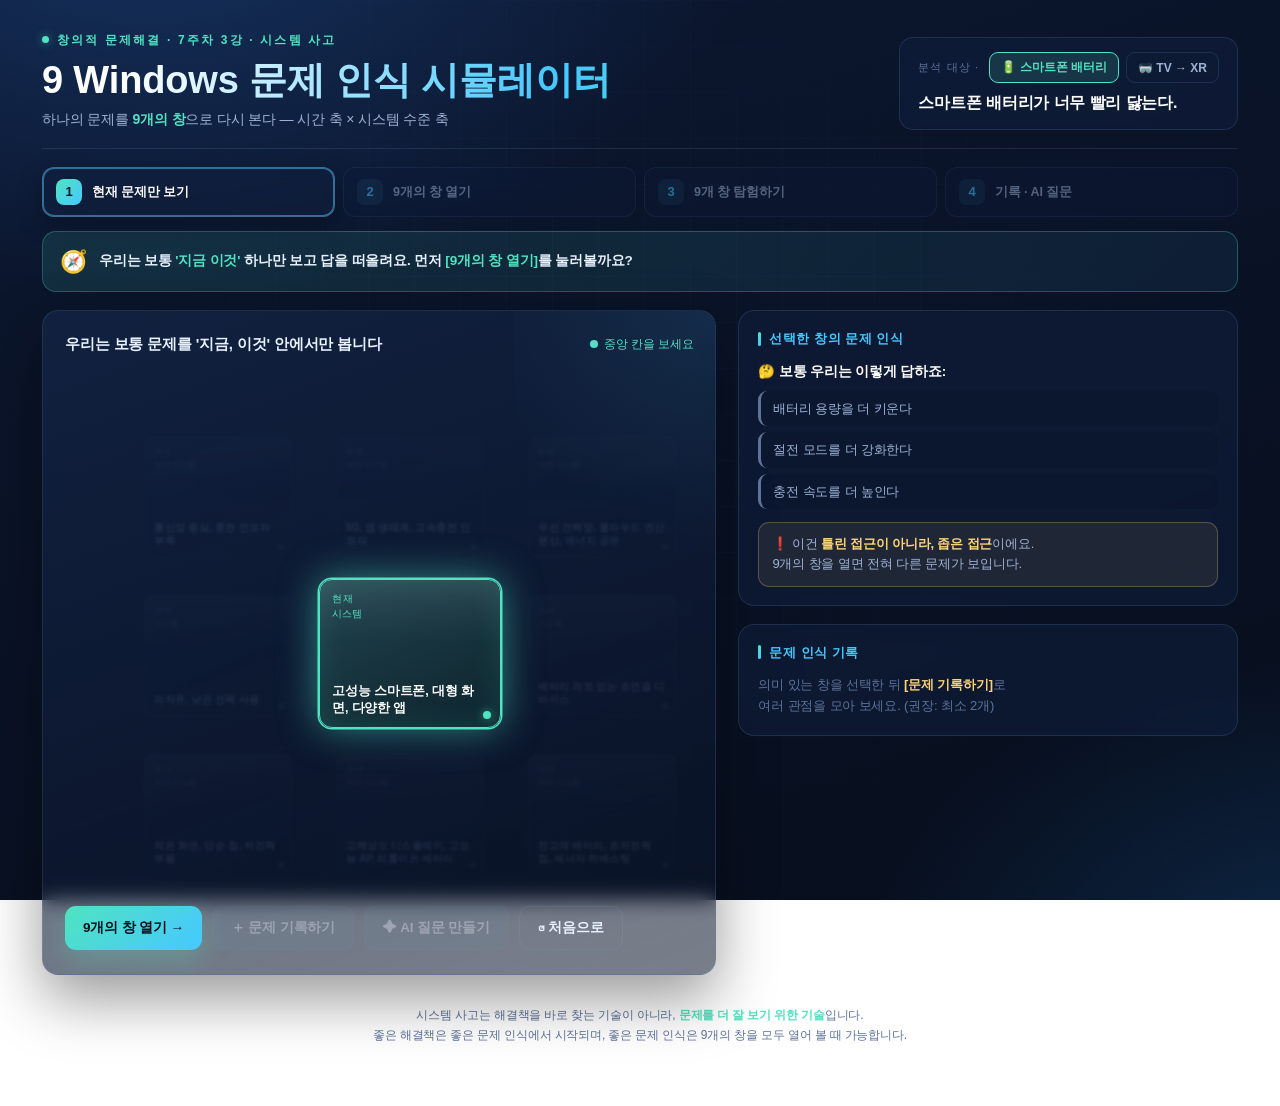
<file: week07-03-9windows-simulator/index.html>
<!DOCTYPE html>
<html lang="ko">
<head>
<meta charset="UTF-8">
<meta name="viewport" content="width=device-width, initial-scale=1.0">
<title>9 Windows 문제 인식 시뮬레이터</title>
<style>
  :root{
    --bg-0:#070e1c; --bg-1:#0c1730; --bg-2:#12203f;
    --panel:rgba(18,32,63,.55); --line:rgba(120,170,230,.16); --line-strong:rgba(120,200,255,.45);
    --text:#e8f1ff; --text-dim:#9fb3d6; --text-faint:#5e739a;
    --mint:#4fe3c1; --cyan:#46c8ff; --blue:#7aa6ff; --gold:#ffd479; --pink:#ff8fb1;
    --glow:rgba(79,227,193,.55); --glow-blue:rgba(70,200,255,.5);
    --radius:16px;
    --font:"Apple SD Gothic Neo","Pretendard","Noto Sans KR","Malgun Gothic",-apple-system,BlinkMacSystemFont,sans-serif;
  }
  *{box-sizing:border-box;margin:0;padding:0;}
  html,body{height:100%;}
  body{
    font-family:var(--font);color:var(--text);min-height:100vh;line-height:1.5;letter-spacing:-.01em;overflow-x:hidden;
    -webkit-font-smoothing:antialiased;
    background:
      radial-gradient(1100px 700px at 12% -10%, #15315e 0%, transparent 55%),
      radial-gradient(900px 600px at 105% 110%, #0e2a4a 0%, transparent 55%),
      linear-gradient(160deg,var(--bg-1) 0%,var(--bg-0) 100%);
    background-attachment:fixed;
  }
  body::before{
    content:"";position:fixed;inset:0;pointer-events:none;z-index:0;
    background-image:linear-gradient(rgba(120,170,230,.035) 1px,transparent 1px),linear-gradient(90deg,rgba(120,170,230,.035) 1px,transparent 1px);
    background-size:46px 46px;mask-image:radial-gradient(circle at 50% 40%,#000 0%,transparent 80%);
  }
  .wrap{position:relative;z-index:1;max-width:1240px;margin:0 auto;padding:26px 22px 60px;}

  /* Header */
  header.top{display:flex;flex-wrap:wrap;align-items:flex-end;gap:14px;border-bottom:1px solid var(--line);padding-bottom:18px;margin-bottom:18px;}
  .brand{flex:1 1 360px;min-width:280px;}
  .eyebrow{display:inline-flex;align-items:center;gap:8px;font-size:12px;letter-spacing:.18em;color:var(--mint);text-transform:uppercase;margin-bottom:10px;font-weight:600;}
  .eyebrow .dot{width:7px;height:7px;border-radius:50%;background:var(--mint);box-shadow:0 0 10px var(--glow);}
  h1{font-size:clamp(24px,3.4vw,38px);font-weight:800;line-height:1.12;background:linear-gradient(100deg,#fff 10%,var(--cyan) 60%,var(--mint) 100%);-webkit-background-clip:text;background-clip:text;color:transparent;}
  .subtitle{color:var(--text-dim);font-size:14px;margin-top:8px;}
  .problem-tag{flex:0 0 auto;background:var(--panel);border:1px solid var(--line);border-radius:14px;padding:14px 18px;backdrop-filter:blur(8px);max-width:380px;}
  .problem-tag .lab{font-size:11px;letter-spacing:.1em;color:var(--text-faint);text-transform:uppercase;margin-bottom:8px;}
  .problem-tag .val{font-size:16px;font-weight:700;color:#fff;}
  .scenario-switch{display:inline-flex;gap:7px;margin-left:6px;}
  .scenario-switch button{font-family:var(--font);font-size:12px;font-weight:700;padding:6px 11px;border-radius:9px;cursor:pointer;border:1px solid var(--line);background:transparent;color:var(--text-dim);transition:.2s;}
  .scenario-switch button.on{background:rgba(79,227,193,.14);border-color:var(--mint);color:var(--mint);}

  /* Stage bar */
  .stagebar{display:flex;gap:8px;margin-bottom:14px;flex-wrap:wrap;}
  .step{flex:1 1 0;min-width:130px;display:flex;align-items:center;gap:10px;background:var(--panel);border:1px solid var(--line);border-radius:12px;padding:11px 13px;backdrop-filter:blur(6px);transition:.4s;opacity:.5;}
  .step.active{opacity:1;border-color:var(--line-strong);box-shadow:0 0 0 1px var(--glow-blue) inset,0 8px 24px rgba(0,0,0,.3);}
  .step .num{width:26px;height:26px;border-radius:8px;display:grid;place-items:center;font-size:13px;font-weight:700;background:rgba(70,200,255,.12);color:var(--cyan);flex:0 0 auto;}
  .step.active .num{background:linear-gradient(135deg,var(--mint),var(--cyan));color:#05101f;}
  .step .t{font-size:12.5px;color:var(--text-dim);font-weight:600;}
  .step.active .t{color:#fff;}

  /* Coach */
  .coach{display:flex;align-items:center;gap:12px;background:linear-gradient(100deg,rgba(79,227,193,.12),rgba(70,200,255,.07));border:1px solid rgba(79,227,193,.28);border-radius:14px;padding:13px 17px;margin-bottom:18px;}
  .coach .cic{font-size:22px;flex:0 0 auto;animation:bob 2.4s ease-in-out infinite;}
  @keyframes bob{0%,100%{transform:translateY(0) rotate(-4deg);}50%{transform:translateY(-3px) rotate(4deg);}}
  .coach .cmsg{font-size:13.5px;font-weight:600;color:var(--text);line-height:1.5;transition:opacity .25s;}
  .coach .cmsg b{color:var(--mint);}

  /* Layout */
  .grid-layout{display:grid;grid-template-columns:1.35fr 1fr;gap:22px;align-items:start;}

  /* Matrix card */
  .matrix-card{background:linear-gradient(160deg,rgba(20,38,72,.7),rgba(10,20,40,.55));border:1px solid var(--line);border-radius:var(--radius);padding:22px 22px 24px;backdrop-filter:blur(10px);box-shadow:0 24px 60px rgba(0,0,0,.4);position:relative;overflow:hidden;}
  .matrix-card::after{content:"";position:absolute;top:-40%;right:-30%;width:60%;height:80%;background:radial-gradient(circle,var(--glow-blue),transparent 70%);opacity:.18;pointer-events:none;}
  .matrix-head{display:flex;justify-content:space-between;align-items:center;gap:10px;margin-bottom:14px;}
  .matrix-head h2{font-size:15px;font-weight:700;color:var(--text);}
  .hint{font-size:12px;color:var(--mint);display:flex;align-items:center;gap:6px;white-space:nowrap;}
  .hint .pulse{width:8px;height:8px;border-radius:50%;background:var(--mint);animation:pulse 1.6s infinite;}
  @keyframes pulse{0%,100%{box-shadow:0 0 0 0 var(--glow);}50%{box-shadow:0 0 0 7px transparent;}}

  /* progress */
  .progress{display:none;align-items:center;gap:12px;margin-bottom:14px;}
  .progress.show{display:flex;}
  .ptrack{flex:1;height:8px;border-radius:99px;background:rgba(7,14,28,.7);overflow:hidden;border:1px solid var(--line);}
  .pfill{height:100%;width:0;border-radius:99px;background:linear-gradient(90deg,var(--mint),var(--cyan));transition:width .5s cubic-bezier(.2,.8,.2,1);box-shadow:0 0 12px var(--glow);}
  .ptxt{font-size:12px;font-weight:700;color:var(--text-dim);white-space:nowrap;}
  .ptxt b{color:var(--mint);}

  /* matrix shell with axis labels */
  .matrix-shell{display:grid;grid-template-columns:54px 1fr;grid-template-rows:auto 1fr;gap:8px;}
  .corner{grid-column:1;grid-row:1;}
  .x-axis{grid-column:2;grid-row:1;display:grid;grid-template-columns:repeat(3,1fr);gap:10px;}
  .y-axis{grid-column:1;grid-row:2;display:grid;grid-template-rows:repeat(3,1fr);gap:10px;}
  .matrix{grid-column:2;grid-row:2;display:grid;grid-template-columns:repeat(3,1fr);grid-template-rows:repeat(3,1fr);gap:10px;}

  .xlab{text-align:center;opacity:0;transform:translateY(-4px);transition:.5s;padding:4px 0;}
  .xlab .xt{font-size:13px;font-weight:800;color:var(--blue);}
  .xlab .xs{font-size:10.5px;color:var(--text-faint);margin-top:1px;}
  .ylab{display:grid;place-items:center;opacity:0;transform:translateX(-4px);transition:.5s;}
  .ylab span{writing-mode:vertical-rl;text-orientation:mixed;font-size:12px;font-weight:800;color:var(--blue);letter-spacing:.04em;}
  .opened .xlab,.opened .ylab{opacity:1;transform:none;}

  /* windows */
  .win{position:relative;aspect-ratio:1/.82;border-radius:13px;cursor:pointer;border:1px solid var(--line);background:linear-gradient(155deg,rgba(20,36,68,.9),rgba(11,22,44,.85));padding:11px 12px;display:flex;flex-direction:column;justify-content:space-between;overflow:hidden;transition:transform .45s cubic-bezier(.2,.8,.2,1),opacity .45s,box-shadow .35s,border-color .35s,background .35s;}
  .win::before{content:"";position:absolute;top:0;left:0;right:0;height:42%;background:linear-gradient(180deg,rgba(255,255,255,.07),transparent);pointer-events:none;}
  .win .wtime{font-size:10px;letter-spacing:.08em;color:var(--text-faint);text-transform:uppercase;}
  .win .wlevel{font-size:10px;color:var(--text-faint);}
  .win .wkey{font-size:12.5px;font-weight:600;color:var(--text-dim);line-height:1.35;}
  .win .corner-mark{position:absolute;bottom:8px;right:9px;width:8px;height:8px;border-radius:50%;background:var(--text-faint);opacity:.5;display:grid;place-items:center;font-size:10px;line-height:1;color:transparent;transition:.3s;}

  /* closed: only center */
  .matrix.closed .win{opacity:.12;transform:scale(.82);pointer-events:none;filter:blur(1px);}
  .matrix.closed .win.center{opacity:1;transform:scale(1.04);pointer-events:auto;filter:none;border-color:var(--mint);box-shadow:0 0 0 1px var(--mint),0 0 34px var(--glow),inset 0 0 26px rgba(79,227,193,.12);}
  .matrix.closed .win.center .wkey{color:#fff;}
  .matrix.closed .win.center .corner-mark{background:var(--mint);box-shadow:0 0 9px var(--glow);opacity:1;}

  /* opened */
  .matrix.opened .win{opacity:1;transform:none;pointer-events:auto;filter:none;}
  .matrix.opened .win:hover{border-color:var(--line-strong);transform:translateY(-2px);box-shadow:0 10px 26px rgba(0,0,0,.35),0 0 0 1px var(--glow-blue);}
  .matrix.opened .win:hover .wkey{color:var(--text);}

  /* explored = check */
  .win.explored .corner-mark{width:17px;height:17px;background:var(--mint);color:#04121f;opacity:1;font-weight:800;box-shadow:0 0 9px var(--glow);}

  /* nudge pulse */
  .win.nudge{animation:nudge 1.5s ease-in-out infinite;}
  @keyframes nudge{0%,100%{box-shadow:0 0 0 0 var(--glow-blue);border-color:var(--line);}50%{box-shadow:0 0 0 4px transparent,0 0 22px var(--glow-blue);border-color:var(--line-strong);}}

  /* selected */
  .win.selected{border-color:var(--mint)!important;background:linear-gradient(155deg,rgba(34,70,80,.92),rgba(15,40,46,.85))!important;box-shadow:0 0 0 1.5px var(--mint),0 0 38px var(--glow),inset 0 0 30px rgba(79,227,193,.14)!important;transform:translateY(-2px)!important;animation:none!important;}
  .win.selected .wkey{color:#fff;}
  .win.selected .wtime,.win.selected .wlevel{color:var(--mint);}

  /* recorded badge */
  .win.recorded::after{content:"기록됨";position:absolute;top:8px;right:8px;font-size:9px;font-weight:700;background:var(--gold);color:#3a2a05;padding:2px 6px;border-radius:6px;letter-spacing:.04em;}

  .matrix.revealing .win:not(.center){animation:openWin .5s backwards cubic-bezier(.2,.85,.25,1);}
  @keyframes openWin{from{opacity:0;transform:scale(.6) translateY(8px);}to{opacity:1;transform:none;}}

  .legend{margin-top:14px;font-size:11.5px;color:var(--text-faint);line-height:1.7;display:none;}
  .legend.show{display:block;}
  .legend b{color:var(--blue);}

  /* controls */
  .controls{display:flex;flex-wrap:wrap;gap:10px;margin-top:16px;}
  button.btn{font-family:var(--font);font-size:13.5px;font-weight:700;cursor:pointer;border-radius:11px;padding:12px 18px;border:1px solid var(--line);background:rgba(70,200,255,.08);color:var(--text);transition:.25s;letter-spacing:-.01em;}
  button.btn:hover{border-color:var(--line-strong);background:rgba(70,200,255,.16);transform:translateY(-1px);}
  button.btn:disabled{opacity:.35;cursor:not-allowed;transform:none;}
  button.btn.primary{background:linear-gradient(135deg,var(--mint),var(--cyan));color:#04121f;border:none;box-shadow:0 10px 26px rgba(79,227,193,.28);}
  button.btn.primary:hover{box-shadow:0 14px 34px rgba(79,227,193,.42);}
  button.btn.ghost{background:transparent;}
  button.btn.attn{animation:attn 1.4s ease-in-out infinite;}
  @keyframes attn{0%,100%{box-shadow:0 10px 26px rgba(79,227,193,.28);}50%{box-shadow:0 10px 30px rgba(79,227,193,.55),0 0 0 3px rgba(79,227,193,.18);}}

  /* right column */
  .side{display:flex;flex-direction:column;gap:18px;}
  .card{background:var(--panel);border:1px solid var(--line);border-radius:var(--radius);padding:18px 19px;backdrop-filter:blur(10px);}
  .card h3{font-size:13px;letter-spacing:.04em;color:var(--cyan);font-weight:700;margin-bottom:13px;display:flex;align-items:center;gap:8px;}
  .card h3 .bar{width:3px;height:14px;border-radius:2px;background:linear-gradient(var(--mint),var(--cyan));}

  /* narrow-view (stage 1) */
  .narrow-q{font-size:13.5px;font-weight:700;color:#fff;margin-bottom:9px;}
  .narrow-list{list-style:none;display:flex;flex-direction:column;gap:6px;margin-bottom:13px;}
  .narrow-list li{font-size:13px;color:var(--text-dim);padding:8px 12px;background:rgba(11,22,44,.5);border-radius:9px;border-left:3px solid var(--text-faint);}
  .narrow-note{font-size:13px;line-height:1.55;color:var(--text-dim);padding:11px 13px;background:rgba(255,212,121,.08);border:1px solid rgba(255,212,121,.25);border-radius:11px;}
  .narrow-note b{color:var(--gold);}

  /* result */
  .res-meta{display:flex;gap:8px;margin-bottom:12px;flex-wrap:wrap;}
  .chip{font-size:11.5px;font-weight:700;padding:5px 11px;border-radius:8px;letter-spacing:.02em;}
  .chip.lv{background:rgba(122,166,255,.16);color:var(--blue);border:1px solid rgba(122,166,255,.3);}
  .chip.tm{background:rgba(79,227,193,.14);color:var(--mint);border:1px solid rgba(79,227,193,.3);}
  .res-context{font-size:12.5px;color:var(--text-faint);margin-bottom:10px;}
  .res-insight{font-size:15px;line-height:1.55;color:#fff;font-weight:600;padding:13px 15px;border-left:3px solid var(--mint);background:rgba(79,227,193,.07);border-radius:0 10px 10px 0;}

  /* records */
  #recordList{display:flex;flex-direction:column;gap:9px;}
  .rec-item{background:rgba(11,22,44,.6);border:1px solid var(--line);border-radius:11px;padding:11px 13px;position:relative;animation:slideIn .35s;}
  @keyframes slideIn{from{opacity:0;transform:translateX(10px);}to{opacity:1;transform:none;}}
  .rec-item .rmeta{display:flex;gap:7px;margin-bottom:6px;flex-wrap:wrap;}
  .rec-item .rmeta span{font-size:10.5px;font-weight:700;padding:3px 8px;border-radius:6px;}
  .rec-item .rmeta .rl{background:rgba(122,166,255,.16);color:var(--blue);}
  .rec-item .rmeta .rt{background:rgba(79,227,193,.14);color:var(--mint);}
  .rec-item .rtext{font-size:13px;color:var(--text);line-height:1.45;}
  .rec-item .rdel{position:absolute;top:9px;right:9px;width:20px;height:20px;border-radius:6px;border:none;cursor:pointer;background:rgba(255,120,120,.15);color:#ff9b9b;font-size:13px;line-height:1;display:grid;place-items:center;}
  .rec-item .rdel:hover{background:rgba(255,120,120,.3);}
  .rec-empty{font-size:13px;color:var(--text-faint);line-height:1.6;}

  /* modal */
  .overlay{position:fixed;inset:0;z-index:50;background:rgba(4,9,20,.75);backdrop-filter:blur(6px);display:none;align-items:center;justify-content:center;padding:22px;}
  .overlay.show{display:flex;animation:fade .3s;}
  @keyframes fade{from{opacity:0;}to{opacity:1;}}
  .modal{background:linear-gradient(160deg,var(--bg-2),var(--bg-1));border:1px solid var(--line-strong);border-radius:18px;max-width:680px;width:100%;max-height:86vh;display:flex;flex-direction:column;box-shadow:0 30px 80px rgba(0,0,0,.6);}
  .modal-head{display:flex;justify-content:space-between;align-items:center;padding:20px 22px;border-bottom:1px solid var(--line);}
  .modal-head h3{font-size:16px;font-weight:800;color:#fff;display:flex;align-items:center;gap:9px;}
  .modal-close{background:none;border:none;color:var(--text-dim);font-size:24px;cursor:pointer;line-height:1;}
  .modal-close:hover{color:#fff;}
  .modal-body{padding:18px 22px;overflow-y:auto;}
  .modal-body .desc{font-size:13px;color:var(--text-dim);margin-bottom:14px;line-height:1.55;}
  #aiPromptText{width:100%;min-height:260px;resize:vertical;font-family:"SF Mono",ui-monospace,Menlo,Consolas,monospace;font-size:13px;line-height:1.65;color:var(--text);background:rgba(7,14,28,.7);border:1px solid var(--line);border-radius:12px;padding:15px;white-space:pre-wrap;}
  .modal-foot{padding:16px 22px;border-top:1px solid var(--line);display:flex;gap:10px;justify-content:flex-end;flex-wrap:wrap;}

  .toast{position:fixed;bottom:26px;left:50%;transform:translateX(-50%) translateY(20px);background:linear-gradient(135deg,var(--mint),var(--cyan));color:#04121f;font-weight:700;font-size:13px;padding:12px 22px;border-radius:12px;box-shadow:0 14px 40px rgba(0,0,0,.4);z-index:80;opacity:0;transition:.35s;pointer-events:none;}
  .toast.show{opacity:1;transform:translateX(-50%) translateY(0);}

  /* confetti */
  #confetti{position:fixed;inset:0;pointer-events:none;z-index:90;overflow:hidden;}
  .conf{position:absolute;width:9px;height:14px;top:-20px;border-radius:2px;animation:fall linear forwards;}
  @keyframes fall{to{transform:translateY(110vh) rotate(720deg);opacity:.2;}}

  .footnote{margin-top:30px;text-align:center;color:var(--text-faint);font-size:12px;line-height:1.7;}
  .footnote b{color:var(--mint);font-weight:700;}

  @media (max-width:900px){
    .grid-layout{grid-template-columns:1fr;}
    .stagebar .step .t{display:none;}
    .stagebar .step{min-width:0;flex:1;justify-content:center;}
    .problem-tag{max-width:none;flex:1 1 100%;}
  }
  @media (max-width:560px){
    .wrap{padding:18px 14px 50px;}
    .matrix-shell{grid-template-columns:34px 1fr;gap:6px;}
    .x-axis,.matrix{gap:7px;}
    .xlab .xt{font-size:11.5px;} .xlab .xs{font-size:9px;} .ylab span{font-size:11px;}
    .win{padding:8px 9px;border-radius:11px;} .win .wkey{font-size:11px;}
    .controls .btn{flex:1 1 calc(50% - 5px);text-align:center;padding:12px 8px;}
  }
</style>
</head>
<body>
<div class="wrap">

  <header class="top">
    <div class="brand">
      <span class="eyebrow"><span class="dot"></span>창의적 문제해결 · 7주차 3강 · 시스템 사고</span>
      <h1>9 Windows 문제 인식 시뮬레이터</h1>
      <p class="subtitle">하나의 문제를 <b style="color:var(--mint)">9개의 창</b>으로 다시 본다 — 시간 축 × 시스템 수준 축</p>
    </div>
    <div class="problem-tag">
      <div class="lab">분석 대상 ·
        <span class="scenario-switch">
          <button id="scBattery" class="on" onclick="setScenario('battery')">🔋 스마트폰 배터리</button>
          <button id="scTV" onclick="setScenario('tv')">🥽 TV → XR</button>
        </span>
      </div>
      <div class="val" id="problemText">스마트폰 배터리가 너무 빨리 닳는다.</div>
    </div>
  </header>

  <div class="stagebar" id="stageBar">
    <div class="step active" data-s="1"><span class="num">1</span><span class="t">현재 문제만 보기</span></div>
    <div class="step" data-s="2"><span class="num">2</span><span class="t">9개의 창 열기</span></div>
    <div class="step" data-s="3"><span class="num">3</span><span class="t">9개 창 탐험하기</span></div>
    <div class="step" data-s="4"><span class="num">4</span><span class="t">기록 · AI 질문</span></div>
  </div>

  <div class="coach" id="coach">
    <span class="cic" id="coachIc">🧭</span>
    <span class="cmsg" id="coachMsg"></span>
  </div>

  <div class="grid-layout">

    <!-- LEFT -->
    <div class="matrix-card">
      <div class="matrix-head">
        <h2 id="matrixTitle">우리는 보통 문제를 '지금, 이것' 안에서만 봅니다</h2>
        <span class="hint" id="matrixHint"><span class="pulse"></span>중앙 칸을 보세요</span>
      </div>

      <div class="progress" id="progress">
        <div class="ptrack"><div class="pfill" id="pfill"></div></div>
        <span class="ptxt" id="ptxt">탐험한 창 <b>0</b> / 9</span>
      </div>

      <div class="matrix-shell" id="matrixShell">
        <div class="corner"></div>
        <div class="x-axis" id="xAxis"></div>
        <div class="y-axis" id="yAxis"></div>
        <div class="matrix closed" id="matrix"></div>
      </div>

      <div class="legend" id="legend">
        💡 <b>상위 시스템</b> = 주변 환경·인프라 &nbsp;·&nbsp; <b>시스템</b> = 분석 대상 그 자체 &nbsp;·&nbsp; <b>하위 시스템</b> = 구성 부품
      </div>

      <div class="controls">
        <button class="btn primary attn" id="btnOpen" onclick="openWindows()">9개의 창 열기 →</button>
        <button class="btn" id="btnRecord" onclick="recordCurrent()" disabled>＋ 문제 기록하기</button>
        <button class="btn" id="btnAI" onclick="buildAIPrompt()" disabled>✦ AI 질문 만들기</button>
        <button class="btn ghost" id="btnReset" onclick="resetAll()">↺ 처음으로</button>
      </div>
    </div>

    <!-- RIGHT -->
    <div class="side">
      <div class="card">
        <h3><span class="bar"></span>선택한 창의 문제 인식</h3>
        <div id="resultPanel"></div>
      </div>

      <div class="card">
        <h3><span class="bar"></span>문제 인식 기록 <span id="recCount" style="color:var(--text-faint);font-weight:600;margin-left:auto;font-size:12px"></span></h3>
        <div id="recordList"></div>
      </div>
    </div>
  </div>

  <p class="footnote">
    시스템 사고는 해결책을 바로 찾는 기술이 아니라, <b>문제를 더 잘 보기 위한 기술</b>입니다.<br>
    좋은 해결책은 좋은 문제 인식에서 시작되며, 좋은 문제 인식은 9개의 창을 모두 열어 볼 때 가능합니다.
  </p>
</div>

<!-- AI Modal -->
<div class="overlay" id="overlay" onclick="if(event.target===this)closeModal()">
  <div class="modal">
    <div class="modal-head">
      <h3><span>✦</span>AI 질문 프롬프트</h3>
      <button class="modal-close" onclick="closeModal()">×</button>
    </div>
    <div class="modal-body">
      <p class="desc">기록한 창들을 9화면법 기반 AI 프롬프트로 변환했습니다. 복사하여 생성형 AI에 그대로 입력해 보세요.</p>
      <textarea id="aiPromptText" readonly></textarea>
    </div>
    <div class="modal-foot">
      <button class="btn ghost" onclick="closeModal()">닫기</button>
      <button class="btn primary" onclick="copyPrompt()">프롬프트 복사</button>
    </div>
  </div>
</div>

<div class="toast" id="toast"></div>
<div id="confetti"></div>

<script>
/* ============== DATA ============== */
const SCENARIOS = {
  battery:{
    name:"스마트폰 배터리",
    problem:"스마트폰 배터리가 너무 빨리 닳는다.",
    role:"모바일 제품 기획자",
    timeAxis:[{t:"과거",s:"피처폰 시대"},{t:"현재",s:"스마트폰 시대"},{t:"미래",s:"에너지 자유 시대"}],
    narrow:["배터리 용량을 더 키운다","절전 모드를 더 강화한다","충전 속도를 더 높인다"],
    windows:{
      super_past:{level:"상위 시스템",time:"과거",ctx:"문제를 둘러싼 과거의 외부 환경입니다.",key:"통신망 중심, 충전 인프라 부족",insight:"과거에는 충전 인프라가 부족했는데도 왜 배터리 사용 시간이 길게 느껴졌는가?"},
      super_present:{level:"상위 시스템",time:"현재",ctx:"문제를 둘러싼 현재의 외부 환경입니다.",key:"5G, 앱 생태계, 고속충전 인프라",insight:"앱 생태계·통신망·충전 환경이 배터리 소모에 미치는 영향을 어떻게 줄일 것인가?"},
      super_future:{level:"상위 시스템",time:"미래",ctx:"미래의 외부 환경과 인프라를 상상합니다.",key:"무선 전력망, 클라우드 연산 분산, 에너지 공유",insight:"도시·건물·차량의 무선 충전 인프라를 활용해 배터리 문제를 어떻게 재정의할 것인가?"},
      system_past:{level:"시스템",time:"과거",ctx:"분석 대상(스마트폰) 그 자체의 과거 모습입니다.",key:"피처폰, 낮은 전력 사용",insight:"과거 피처폰은 왜 배터리가 오래갔으며, 지금 제품에 되살릴 원리는 무엇인가?"},
      system_present:{level:"시스템",time:"현재",ctx:"우리가 보통 문제를 바라보는 출발점입니다.",key:"고성능 스마트폰, 대형 화면, 다양한 앱",insight:"스마트폰 자체의 배터리 사용 시간을 어떻게 늘릴 것인가?"},
      system_future:{level:"시스템",time:"미래",ctx:"분석 대상이 미래에 가질 수 있는 형태입니다.",key:"배터리 걱정 없는 초연결 디바이스",insight:"미래의 스마트폰은 배터리를 많이 담는 기기가 아니라, 에너지 걱정이 없는 기기가 될 수 있는가?"},
      sub_past:{level:"하위 시스템",time:"과거",ctx:"제품을 구성하던 과거의 부품입니다.",key:"작은 화면, 단순 칩, 저전력 부품",insight:"작은 화면·단순 칩·저전력 부품은 어떤 방식으로 전력 소모를 줄였는가?"},
      sub_present:{level:"하위 시스템",time:"현재",ctx:"제품을 구성하는 현재의 부품입니다.",key:"고해상도 디스플레이, 고성능 AP, 리튬이온 배터리",insight:"디스플레이·AP·배터리 셀의 전력 소모를 어떻게 줄일 것인가?"},
      sub_future:{level:"하위 시스템",time:"미래",ctx:"제품을 구성할 미래 부품과 기술입니다.",key:"전고체 배터리, 초저전력 칩, 에너지 하베스팅",insight:"전고체 배터리·초저전력 칩·에너지 하베스팅 부품으로 배터리 문제를 어떻게 혁신할 것인가?"}
    }
  },
  tv:{
    name:"TV → XR",
    problem:"TV는 앞으로 어떤 모습으로 진화할까?",
    role:"디스플레이·XR 제품 기획자",
    timeAxis:[{t:"과거",s:"아날로그 시대"},{t:"현재",s:"디지털 시대"},{t:"미래",s:"공간 컴퓨팅 시대"}],
    narrow:["화면을 더 크게 만든다","화질을 더 선명하게 한다","두께를 더 얇게 만든다"],
    windows:{
      super_past:{level:"상위 시스템",time:"과거",ctx:"TV를 둘러싼 과거의 방송 환경입니다.",key:"아날로그 방송, 안테나 인프라",insight:"아날로그 방송과 안테나 인프라는 TV의 형태와 화질을 어떻게 제약했는가?"},
      super_present:{level:"상위 시스템",time:"현재",ctx:"TV를 둘러싼 현재의 인터넷·콘텐츠 환경입니다.",key:"초고속 인터넷, 디지털 방송, OTT",insight:"OTT·인터넷 환경에서 '화면'이라는 물건의 역할을 어떻게 다시 정의할 것인가?"},
      super_future:{level:"상위 시스템",time:"미래",ctx:"미래의 공간 컴퓨팅·네트워크 환경을 상상합니다.",key:"실시간 공간 인식 AI, 5G/6G 클라우드",insight:"공간 인식 AI와 6G 클라우드 위에서 디스플레이는 어떤 새로운 역할을 가질 수 있는가?"},
      system_past:{level:"시스템",time:"과거",ctx:"분석 대상(TV) 그 자체의 과거 형태입니다.",key:"브라운관 TV",insight:"브라운관 TV의 부피·무게·발열이라는 한계를 어떻게 줄일 것인가?"},
      system_present:{level:"시스템",time:"현재",ctx:"우리가 보통 떠올리는 현재의 TV입니다.",key:"벽걸이형 LED TV",insight:"벽에 고정된 평판 TV에서 우리가 정말 개선해야 할 문제는 무엇인가?"},
      system_future:{level:"시스템",time:"미래",ctx:"분석 대상이 미래에 가질 수 있는 형태입니다.",key:"XR 스마트 글래스 (형태 소멸)",insight:"TV라는 '물건'이 사라지고 안경이 화면이 된다면, 진짜 풀어야 할 문제는 무엇인가?"},
      sub_past:{level:"하위 시스템",time:"과거",ctx:"TV를 구성하던 과거의 부품입니다.",key:"진공관, 유리판, 아날로그 버튼",insight:"진공관·유리판 구조는 두께와 화질을 어떻게 제약했는가?"},
      sub_present:{level:"하위 시스템",time:"현재",ctx:"현재 TV를 구성하는 부품입니다.",key:"액정 패널, 백라이트, 내장 반도체",insight:"액정·백라이트 구조의 명암비·두께·전력 한계를 어떻게 넘을 것인가?"},
      sub_future:{level:"하위 시스템",time:"미래",ctx:"미래의 화면을 구성할 부품과 기술입니다.",key:"마이크로 OLED, 시선 추적 센서, 공간 음향",insight:"마이크로 OLED·시선 추적·공간 음향으로 '눈앞의 화면'을 어떻게 구현할 것인가?"}
    }
  }
};

const ORDER = ["super_past","super_present","super_future","system_past","system_present","system_future","sub_past","sub_present","sub_future"];
const LEVEL_ROWS = ["상위 시스템","시스템","하위 시스템"];

let current="battery", selectedId="system_present", opened=false;
let records=[], explored=new Set();

/* ============== RENDER ============== */
function renderAxes(){
  const sc=SCENARIOS[current];
  document.getElementById("xAxis").innerHTML = sc.timeAxis.map(a=>
    `<div class="xlab"><div class="xt">${a.t}</div><div class="xs">${a.s}</div></div>`).join("");
  document.getElementById("yAxis").innerHTML = LEVEL_ROWS.map(l=>
    `<div class="ylab"><span>${l}</span></div>`).join("");
}

function renderMatrix(){
  const wins=SCENARIOS[current].windows, mx=document.getElementById("matrix");
  mx.innerHTML="";
  ORDER.forEach(id=>{
    const w=wins[id];
    const el=document.createElement("div");
    el.className="win"+(id==="system_present"?" center":"");
    el.dataset.id=id;
    el.innerHTML=`<div><div class="wtime">${w.time}</div><div class="wlevel">${w.level}</div></div>
      <div class="wkey">${w.key}</div><div class="corner-mark">✓</div>`;
    el.onclick=()=>{ if(opened || id==="system_present") selectWindow(id); };
    mx.appendChild(el);
  });
  refreshClasses();
}

function refreshClasses(){
  document.querySelectorAll(".win").forEach(el=>{
    el.classList.toggle("selected", el.dataset.id===selectedId);
    el.classList.toggle("recorded", records.includes(el.dataset.id));
    el.classList.toggle("explored", explored.has(el.dataset.id));
  });
}

function selectWindow(id){
  selectedId=id;
  if(opened){
    explored.add(id);
    document.querySelectorAll(".win").forEach(e=>e.classList.remove("nudge"));
    updateProgress();
  }
  refreshClasses();
  const w=SCENARIOS[current].windows[id];
  document.getElementById("resultPanel").innerHTML=`
    <div class="res-meta"><span class="chip lv">${w.level}</span><span class="chip tm">${w.time}</span></div>
    <div class="res-context">관점 설명 · ${w.ctx}</div>
    <div class="res-insight">${w.insight}</div>`;
  if(opened) document.getElementById("btnRecord").disabled=false;
  updateCoach();
}

function updateProgress(){
  const n=explored.size;
  document.getElementById("pfill").style.width=(n/9*100)+"%";
  document.getElementById("ptxt").innerHTML=`탐험한 창 <b>${n}</b> / 9`;
  if(n===9 && !window._celebrated){ window._celebrated=true; confetti(); toast("🎉 9개의 창을 모두 열었어요!"); }
}

/* ============== COACH ============== */
function setCoach(ic,msg){
  document.getElementById("coachIc").textContent=ic;
  const m=document.getElementById("coachMsg");
  m.style.opacity=0;
  setTimeout(()=>{ m.innerHTML=msg; m.style.opacity=1; },120);
}
function updateCoach(){
  const n=explored.size, r=records.length;
  if(!opened){ setCoach("🧭","우리는 보통 <b>'지금 이것'</b> 하나만 보고 답을 떠올려요. 먼저 <b>[9개의 창 열기]</b>를 눌러볼까요?"); return; }
  if(r>=2){ setCoach("🚀","관점이 충분히 모였어요! 이제 <b>[AI 질문 만들기]</b>로 진짜 질문을 만들어 봐요."); return; }
  if(r===1){ setCoach("📝","첫 기록 완료! 관점을 <b>2개 이상</b> 모으면 AI 질문이 훨씬 풍부해져요."); return; }
  if(n>=9){ setCoach("🎉","같은 문제가 <b>9가지</b>로 보이죠? 마음에 드는 관점을 <b>[문제 기록하기]</b>로 담아 봐요."); return; }
  if(n>=5){ setCoach("🔥",`벌써 <b>${n}/9</b> 탐험! 거의 다 왔어요. 남은 창도 열어 봐요.`); return; }
  if(n>=1){ setCoach("👀",`좋아요, <b>${n}개</b> 탐험! 특히 <b>'미래'</b> 칸들이 흥미로워요. 더 눌러볼까요?`); return; }
  setCoach("✨","9개의 창이 열렸어요! <b>아무 창이나</b> 눌러 같은 문제가 어떻게 달라지는지 봐요.");
}

/* ============== FLOW ============== */
function setStage(n){ document.querySelectorAll("#stageBar .step").forEach(s=>s.classList.toggle("active",+s.dataset.s<=n)); }

function openWindows(){
  if(opened) return;
  opened=true;
  const mx=document.getElementById("matrix");
  mx.classList.remove("closed"); mx.classList.add("opened","revealing");
  document.getElementById("matrixShell").classList.add("opened");
  document.getElementById("legend").classList.add("show");
  document.getElementById("progress").classList.add("show");
  const cells=mx.querySelectorAll(".win:not(.center)");
  cells.forEach((c,i)=>c.style.animationDelay=(i*0.05)+"s");
  setTimeout(()=>{ mx.classList.remove("revealing");
    const f=document.querySelector('.win[data-id="sub_future"]'); if(f) f.classList.add("nudge"); },700);

  const b=document.getElementById("btnOpen");
  b.disabled=true; b.classList.remove("attn"); b.textContent="✓ 9개의 창 열림";
  document.getElementById("matrixTitle").textContent="이제 같은 문제를 9개의 창으로 펼쳐 봅니다";
  document.getElementById("matrixHint").innerHTML='<span class="pulse"></span>각 창을 클릭!';
  setStage(3);
  selectWindow("system_present");
}

function recordCurrent(){
  if(!opened) return;
  if(records.includes(selectedId)){ toast("이미 기록된 창입니다"); return; }
  records.push(selectedId);
  renderRecords(); refreshClasses(); setStage(4);
  document.getElementById("btnAI").disabled=records.length<1;
  document.getElementById("btnAI").classList.toggle("attn",records.length>=2);
  toast("문제 인식이 기록되었습니다");
  updateCoach();
}

function renderRecords(){
  const list=document.getElementById("recordList"), cnt=document.getElementById("recCount");
  if(records.length===0){
    list.innerHTML='<div class="rec-empty">의미 있는 창을 선택한 뒤 <b style="color:var(--gold)">[문제 기록하기]</b>로<br>여러 관점을 모아 보세요. (권장: 최소 2개)</div>';
    cnt.textContent=""; return;
  }
  cnt.textContent=records.length+"개";
  list.innerHTML="";
  records.forEach(id=>{
    const w=SCENARIOS[current].windows[id];
    const it=document.createElement("div");
    it.className="rec-item";
    it.innerHTML=`<button class="rdel" onclick="removeRecord('${id}')" title="삭제">×</button>
      <div class="rmeta"><span class="rl">${w.level}</span><span class="rt">${w.time}</span></div>
      <div class="rtext">${w.insight}</div>`;
    list.appendChild(it);
  });
}
function removeRecord(id){
  records=records.filter(r=>r!==id);
  renderRecords(); refreshClasses();
  document.getElementById("btnAI").disabled=records.length<1;
  document.getElementById("btnAI").classList.toggle("attn",records.length>=2);
  updateCoach();
}

/* ============== AI PROMPT ============== */
function buildAIPrompt(){
  if(records.length===0){ toast("먼저 창을 기록해 주세요"); return; }
  const sc=SCENARIOS[current];
  let p=`나는 ${sc.role}입니다.\n\n"${sc.problem}"라는 문제를 TRIZ의 9화면법(9 Windows)으로 분석해 주세요.\n\n`;
  p+=`특히 아래에서 선택한 ${records.length}개의 관점에서 각각 새로운 문제 정의를 도출해 주세요.\n\n`;
  records.forEach((id,i)=>{
    const w=sc.windows[id];
    p+=`${i+1}. [${w.level} - ${w.time} 관점]\n   핵심 요소: ${w.key}\n   인식된 문제: ${w.insight}\n\n`;
  });
  p+=`각 관점별로 다음을 정리해 주세요.\n- 재정의된 문제 정의\n- 가능한 해결 방향\n- 연결 가능한 신사업 또는 응용 아이디어\n\n`;
  p+=`마지막으로, 위 관점들을 종합하여 가장 임팩트가 큰 문제 정의 1가지를 제안해 주세요.`;
  document.getElementById("aiPromptText").value=p;
  document.getElementById("overlay").classList.add("show");
  confetti();
}
function copyPrompt(){
  const t=document.getElementById("aiPromptText");
  navigator.clipboard.writeText(t.value).then(()=>toast("프롬프트가 복사되었습니다"))
    .catch(()=>{ t.select(); document.execCommand("copy"); toast("프롬프트가 복사되었습니다"); });
}
function closeModal(){ document.getElementById("overlay").classList.remove("show"); }

/* ============== SCENARIO / RESET ============== */
function setScenario(s){
  if(current===s) return;
  current=s;
  document.getElementById("scBattery").classList.toggle("on",s==="battery");
  document.getElementById("scTV").classList.toggle("on",s==="tv");
  document.getElementById("problemText").textContent=SCENARIOS[s].problem;
  resetAll();
}

function showNarrowView(){
  const sc=SCENARIOS[current];
  document.getElementById("resultPanel").innerHTML=`
    <div class="narrow-q">🤔 보통 우리는 이렇게 답하죠:</div>
    <ul class="narrow-list">${sc.narrow.map(x=>`<li>${x}</li>`).join("")}</ul>
    <div class="narrow-note">❗ 이건 <b>틀린 접근이 아니라, 좁은 접근</b>이에요.<br>9개의 창을 열면 전혀 다른 문제가 보입니다.</div>`;
}

function resetAll(){
  opened=false; selectedId="system_present"; records=[]; explored=new Set(); window._celebrated=false;
  const mx=document.getElementById("matrix");
  mx.classList.remove("opened","revealing"); mx.classList.add("closed");
  document.getElementById("matrixShell").classList.remove("opened");
  document.getElementById("legend").classList.remove("show");
  document.getElementById("progress").classList.remove("show");
  document.getElementById("pfill").style.width="0%";
  document.getElementById("ptxt").innerHTML='탐험한 창 <b>0</b> / 9';
  const b=document.getElementById("btnOpen");
  b.disabled=false; b.classList.add("attn"); b.textContent="9개의 창 열기 →";
  document.getElementById("btnRecord").disabled=true;
  document.getElementById("btnAI").disabled=true;
  document.getElementById("btnAI").classList.remove("attn");
  document.getElementById("matrixTitle").textContent="우리는 보통 문제를 '지금, 이것' 안에서만 봅니다";
  document.getElementById("matrixHint").innerHTML='<span class="pulse"></span>중앙 칸을 보세요';
  setStage(1);
  renderAxes(); renderMatrix(); renderRecords(); showNarrowView(); updateCoach();
}

/* ============== FX ============== */
function toast(msg){
  const t=document.getElementById("toast");
  t.textContent=msg; t.classList.add("show");
  clearTimeout(t._t); t._t=setTimeout(()=>t.classList.remove("show"),1900);
}
function confetti(){
  const c=document.getElementById("confetti");
  const colors=["#4fe3c1","#46c8ff","#7aa6ff","#ffd479","#ff8fb1"];
  for(let i=0;i<70;i++){
    const d=document.createElement("div");
    d.className="conf";
    d.style.left=Math.random()*100+"vw";
    d.style.background=colors[i%colors.length];
    d.style.animationDuration=(2+Math.random()*1.8)+"s";
    d.style.animationDelay=(Math.random()*.4)+"s";
    d.style.opacity=.9;
    c.appendChild(d);
    setTimeout(()=>d.remove(),4200);
  }
}

document.addEventListener("keydown",e=>{ if(e.key==="Escape") closeModal(); });

/* init */
resetAll();
</script>
</body>
</html>
</file>
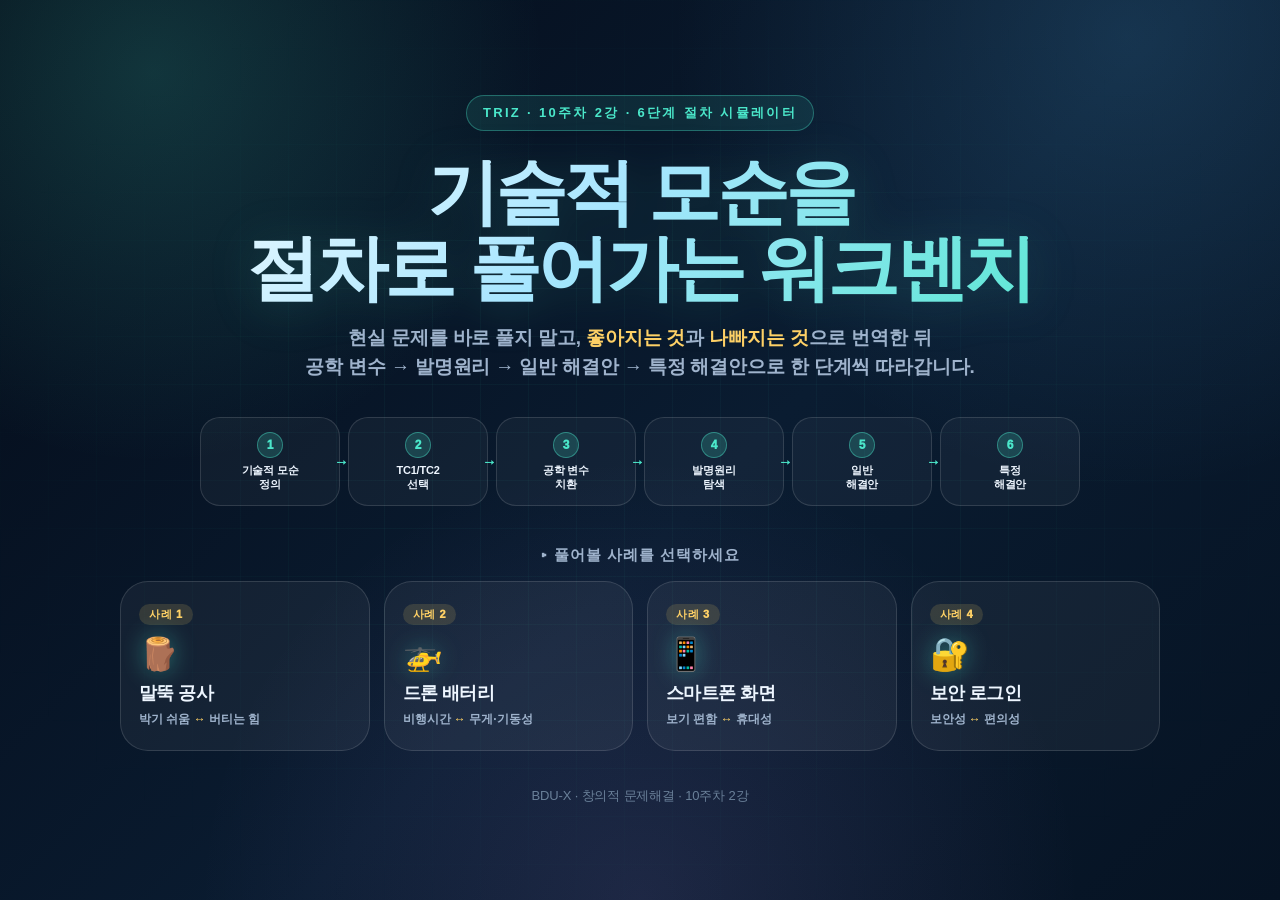
<file: week10-02-triz-technical-contradiction-process/index.html>
<!DOCTYPE html>
<html lang="ko">
<head>
<meta charset="UTF-8" />
<meta name="viewport" content="width=device-width, initial-scale=1.0" />
<title>TRIZ 기술적 모순 해결 절차 | 10주차 2강</title>
<style>
/* ============================================================
   DESIGN TOKENS
   ============================================================ */
:root{
  --bg-deep:#040b18;
  --bg-mid:#08182c;
  --bg-panel:rgba(13,34,57,.78);
  --bg-card:rgba(255,255,255,.05);
  --line:rgba(255,255,255,.13);
  --line-strong:rgba(255,255,255,.22);

  --text:#eef6ff;
  --text-muted:#9fb3cc;
  --text-dim:#6a8099;

  --scan-cyan:#4be7ca;
  --scan-glow:rgba(75,231,202,.55);
  --good-blue:#5ec3ff;
  --good-glow:rgba(94,195,255,.55);
  --bad-red:#ff6b8e;
  --bad-glow:rgba(255,107,142,.55);
  --warn-yellow:#ffd166;
  --warn-glow:rgba(255,209,102,.65);
  --gold:#ffb946;
  --principle:#ffd166;
  --principle-glow:rgba(255,209,102,.55);
  --split-purple:#b794f6;
  --split-glow:rgba(183,148,246,.55);
  --solve-green:#7ee787;
  --solve-glow:rgba(126,231,135,.55);

  --grad-tech:linear-gradient(135deg,#5ec3ff,#2c6fb4);
  --grad-action:linear-gradient(135deg,#4be7ca,#2c9ee0);
  --grad-principle:linear-gradient(135deg,#ffd166,#ffb946);
  --grad-solve:linear-gradient(135deg,#7ee787,#4be7ca);

  --shadow-soft:0 18px 44px rgba(0,0,0,.45);
  --shadow-hard:0 28px 68px rgba(0,0,0,.55);

  --radius-s:14px;
  --radius-m:20px;
  --radius-l:28px;
  --radius-pill:999px;
}

*{box-sizing:border-box;-webkit-tap-highlight-color:transparent}
html,body{margin:0;min-height:100%;overflow-x:hidden}
body{
  font-family:"Pretendard","Noto Sans KR","Apple SD Gothic Neo","Malgun Gothic",sans-serif;
  color:var(--text);
  background:
    radial-gradient(circle at 12% 8%, rgba(75,231,202,.18), transparent 28%),
    radial-gradient(circle at 88% 4%, rgba(94,195,255,.15), transparent 32%),
    radial-gradient(circle at 50% 100%, rgba(183,148,246,.12), transparent 40%),
    linear-gradient(135deg,#040b18,#0a1c31 55%,#061323);
  min-height:100vh;
  font-weight:500;
  letter-spacing:-.01em;
}

body::before{
  content:"";
  position:fixed;inset:0;
  background-image:
    linear-gradient(rgba(75,231,202,.04) 1px, transparent 1px),
    linear-gradient(90deg, rgba(75,231,202,.04) 1px, transparent 1px);
  background-size:48px 48px;
  pointer-events:none;
  z-index:0;
  mask-image:radial-gradient(ellipse at center, black 30%, transparent 80%);
}

button{font-family:inherit;color:inherit}

/* ============================================================
   SCREEN MANAGEMENT - critical: prevent ID display override
   ============================================================ */
.screen{width:100%}
.screen:not(.active){display:none !important}
.screen.active{animation:screenIn .5s cubic-bezier(.2,.7,.3,1.2)}
@keyframes screenIn{
  from{opacity:0;transform:translateY(12px) scale(.985)}
  to{opacity:1;transform:translateY(0) scale(1)}
}

/* ============================================================
   INTRO SCREEN
   ============================================================ */
#intro{
  min-height:100vh;
  display:grid;
  place-items:center;
  padding:24px;
  position:relative;
  z-index:1;
}
.intro-wrap{
  max-width:1080px;
  width:100%;
  text-align:center;
}
.intro-eyebrow{
  display:inline-block;
  padding:8px 16px;
  border-radius:var(--radius-pill);
  background:rgba(75,231,202,.10);
  border:1px solid rgba(75,231,202,.34);
  color:var(--scan-cyan);
  font-weight:800;
  font-size:13px;
  letter-spacing:.18em;
  margin-bottom:24px;
  animation:pulseBadge 2.4s ease-in-out infinite;
}
@keyframes pulseBadge{
  0%,100%{box-shadow:0 0 0 0 rgba(75,231,202,.4)}
  50%{box-shadow:0 0 0 14px rgba(75,231,202,0)}
}
.intro-title{
  margin:0 0 16px;
  font-size:clamp(36px,6vw,72px);
  font-weight:1000;
  line-height:1.05;
  letter-spacing:-.05em;
  background:linear-gradient(135deg,#fff 0%,#a8e6ff 45%,#4be7ca 100%);
  -webkit-background-clip:text;background-clip:text;
  color:transparent;
  filter:drop-shadow(0 4px 24px rgba(75,231,202,.18));
}
.intro-sub{
  margin:0 0 36px;
  font-size:clamp(15px,1.7vw,19px);
  color:var(--text-muted);
  font-weight:600;
  line-height:1.55;
  max-width:680px;
  margin-left:auto;margin-right:auto;
}
.intro-sub b{color:var(--warn-yellow);font-weight:900}

/* 6-step preview pipeline */
.pipe-preview{
  display:grid;
  grid-template-columns:repeat(6,1fr);
  gap:8px;
  max-width:880px;
  margin:0 auto 40px;
}
.pipe-node{
  padding:14px 8px;
  border-radius:var(--radius-m);
  background:rgba(255,255,255,.04);
  border:1px solid var(--line);
  text-align:center;
  position:relative;
}
.pipe-node .pn-num{
  display:inline-block;
  width:26px;height:26px;
  border-radius:50%;
  background:rgba(75,231,202,.18);
  border:1px solid rgba(75,231,202,.42);
  color:var(--scan-cyan);
  font-size:12px;
  font-weight:1000;
  line-height:24px;
  margin-bottom:6px;
}
.pipe-node .pn-name{
  font-size:11px;
  font-weight:900;
  letter-spacing:-.02em;
  line-height:1.2;
  color:var(--text);
}
.pipe-node::after{
  content:"→";
  position:absolute;
  right:-9px;
  top:50%;
  transform:translateY(-50%);
  color:var(--scan-cyan);
  font-weight:1000;
  z-index:2;
  font-size:14px;
}
.pipe-node:last-child::after{display:none}

/* Case selection cards */
.case-select-title{
  margin:0 0 16px;
  font-size:15px;
  font-weight:900;
  color:var(--text-muted);
  letter-spacing:.06em;
}
.case-cards{
  display:grid;
  grid-template-columns:repeat(4,1fr);
  gap:14px;
  max-width:1040px;
  margin:0 auto;
}
.case-card{
  padding:22px 18px;
  border-radius:var(--radius-l);
  background:var(--bg-card);
  border:1px solid var(--line);
  cursor:pointer;
  text-align:left;
  transition:all .25s cubic-bezier(.2,.7,.3,1.2);
  position:relative;
  overflow:hidden;
  color:inherit;
}
.case-card::before{
  content:"";
  position:absolute;inset:0;
  background:linear-gradient(135deg,transparent 50%,rgba(75,231,202,.10));
  opacity:0;
  transition:.3s;
}
.case-card:hover{
  transform:translateY(-5px);
  border-color:var(--scan-cyan);
  box-shadow:0 22px 44px rgba(75,231,202,.18);
}
.case-card:hover::before{opacity:1}
.case-card .cc-num{
  display:inline-block;
  padding:3px 10px;
  border-radius:var(--radius-pill);
  font-size:11px;
  font-weight:1000;
  background:rgba(255,209,102,.14);
  color:var(--warn-yellow);
  letter-spacing:.06em;
  margin-bottom:10px;
}
.case-card .cc-icon{
  font-size:32px;
  margin-bottom:8px;
  filter:drop-shadow(0 0 12px rgba(75,231,202,.4));
}
.case-card .cc-title{
  font-size:18px;
  font-weight:1000;
  letter-spacing:-.03em;
  margin-bottom:6px;
}
.case-card .cc-sub{
  font-size:12px;
  color:var(--text-muted);
  font-weight:700;
  line-height:1.4;
}
.intro-footer{
  margin-top:36px;
  color:var(--text-dim);
  font-size:13px;
}

/* ============================================================
   MAIN SIM SCREEN
   ============================================================ */
#sim{
  padding:18px;
  min-height:100vh;
  position:relative;
  z-index:1;
}
.app{
  max-width:1320px;
  margin:0 auto;
  display:grid;
  grid-template-rows:auto auto 1fr auto;
  gap:14px;
  min-height:calc(100vh - 36px);
}

/* Top bar: brand + progress + case picker */
.top-bar{
  display:grid;
  grid-template-columns:auto 1fr auto;
  gap:18px;
  align-items:center;
  padding:14px 20px;
  border-radius:var(--radius-l);
  background:var(--bg-panel);
  border:1px solid var(--line);
  backdrop-filter:blur(14px);
  box-shadow:var(--shadow-soft);
  position:relative;
  z-index:50;
}
.brand{
  display:flex;align-items:center;gap:10px;
  font-weight:1000;
  font-size:18px;
  letter-spacing:-.03em;
}
.brand-dot{
  width:11px;height:11px;border-radius:50%;
  background:var(--scan-cyan);
  box-shadow:0 0 14px var(--scan-cyan);
  animation:dotPulse 1.6s ease-in-out infinite;
}
@keyframes dotPulse{
  0%,100%{transform:scale(1);box-shadow:0 0 14px var(--scan-cyan)}
  50%{transform:scale(1.3);box-shadow:0 0 24px var(--scan-cyan)}
}
.brand-text{background:linear-gradient(135deg,#fff,#a8e6ff);-webkit-background-clip:text;background-clip:text;color:transparent}

/* Step progress (6-step pipeline as main progress) */
.step-pipe{
  display:flex;
  align-items:center;
  gap:6px;
  flex:1;
  justify-content:center;
}
.sp-node{
  display:flex;
  align-items:center;
  gap:6px;
  padding:8px 12px;
  border-radius:var(--radius-pill);
  background:rgba(255,255,255,.04);
  border:1px solid var(--line);
  font-size:12px;
  font-weight:900;
  color:var(--text-muted);
  cursor:pointer;
  transition:.2s;
  white-space:nowrap;
}
.sp-node:hover{background:rgba(255,255,255,.08);color:var(--text)}
.sp-node .sp-num{
  width:20px;height:20px;
  border-radius:50%;
  background:rgba(255,255,255,.08);
  display:grid;place-items:center;
  font-size:11px;
  font-weight:1000;
  color:var(--text-muted);
  transition:.2s;
}
.sp-node .sp-name{display:inline-block}
.sp-node.done{
  background:rgba(126,231,135,.10);
  border-color:rgba(126,231,135,.36);
  color:var(--solve-green);
}
.sp-node.done .sp-num{background:var(--solve-green);color:#04222d}
.sp-node.active{
  background:linear-gradient(135deg,rgba(75,231,202,.22),rgba(94,195,255,.18));
  border-color:var(--scan-cyan);
  color:var(--text);
  box-shadow:0 6px 18px rgba(75,231,202,.22);
}
.sp-node.active .sp-num{
  background:var(--scan-cyan);
  color:#04222d;
  animation:dotPulse 1.4s ease-in-out infinite;
}

.case-picker{
  position:relative;
  z-index:60;
}
.case-pick-btn{
  display:flex;align-items:center;gap:8px;
  padding:8px 14px;
  border-radius:var(--radius-pill);
  background:rgba(255,209,102,.10);
  border:1px solid rgba(255,209,102,.36);
  color:var(--warn-yellow);
  font-weight:1000;
  font-size:13px;
  cursor:pointer;
  transition:.2s;
}
.case-pick-btn:hover{background:rgba(255,209,102,.16)}
.case-pick-btn::after{content:"▾";font-size:10px;margin-left:2px}
.case-menu{
  position:absolute;
  top:calc(100% + 8px);
  right:0;
  min-width:240px;
  padding:8px;
  border-radius:var(--radius-m);
  background:#0b1f33;
  border:1px solid var(--line-strong);
  box-shadow:var(--shadow-hard);
  z-index:200;
  display:none;
}
.case-menu.show{display:block;animation:menuIn .2s ease}
@keyframes menuIn{from{opacity:0;transform:translateY(-6px)}to{opacity:1;transform:translateY(0)}}
.case-menu .cm-item{
  display:block;
  width:100%;
  padding:10px 12px;
  border:none;
  border-radius:12px;
  background:transparent;
  color:var(--text);
  text-align:left;
  cursor:pointer;
  font-size:13px;
  font-weight:800;
  transition:.15s;
}
.case-menu .cm-item:hover{background:rgba(255,255,255,.06)}
.case-menu .cm-item.active{
  background:rgba(75,231,202,.12);
  color:var(--scan-cyan);
}
.case-menu .cm-item small{display:block;color:var(--text-dim);font-size:11px;font-weight:700;margin-top:2px}

/* Question banner */
.q-banner{
  padding:14px 22px;
  border-radius:var(--radius-l);
  background:var(--bg-panel);
  border:1px solid var(--line);
  backdrop-filter:blur(14px);
  display:flex;
  align-items:center;
  gap:14px;
}
.q-tag{
  padding:6px 12px;
  border-radius:var(--radius-pill);
  background:rgba(75,231,202,.14);
  border:1px solid rgba(75,231,202,.42);
  color:var(--scan-cyan);
  font-size:11px;
  font-weight:1000;
  letter-spacing:.1em;
  white-space:nowrap;
}
.q-text{
  flex:1;
  margin:0;
  font-size:clamp(18px,2.2vw,24px);
  font-weight:1000;
  letter-spacing:-.03em;
}
.q-formula{
  padding:7px 13px;
  border-radius:var(--radius-pill);
  background:rgba(255,255,255,.04);
  border:1px solid var(--line);
  font-size:13px;
  font-weight:900;
  color:var(--text-muted);
  white-space:nowrap;
  max-width:100%;
  overflow:hidden;
  text-overflow:ellipsis;
}
.q-formula .good{color:var(--good-blue)}
.q-formula .bad{color:var(--bad-red)}

/* Main body: scene + side panel */
.main-body{
  display:grid;
  grid-template-columns:minmax(0,1.45fr) minmax(360px,1fr);
  gap:14px;
}
.scene{
  position:relative;
  border-radius:var(--radius-l);
  background:
    linear-gradient(180deg,rgba(255,255,255,.05),rgba(255,255,255,.01)),
    #061425;
  border:1px solid var(--line);
  overflow:hidden;
  min-height:520px;
  box-shadow:var(--shadow-soft);
}
/* scan corners (workbench frame) */
.scene::before,.scene::after{
  content:"";
  position:absolute;
  width:34px;height:34px;
  border:2px solid var(--scan-cyan);
  pointer-events:none;
  z-index:5;
}
.scene::before{top:14px;left:14px;border-right:none;border-bottom:none;border-radius:8px 0 0 0}
.scene::after{bottom:14px;right:14px;border-left:none;border-top:none;border-radius:0 0 8px 0}
.scene-corner-tr,.scene-corner-bl{
  position:absolute;
  width:34px;height:34px;
  border:2px solid var(--scan-cyan);
  pointer-events:none;
  z-index:5;
}
.scene-corner-tr{top:14px;right:14px;border-left:none;border-bottom:none;border-radius:0 8px 0 0}
.scene-corner-bl{bottom:14px;left:14px;border-right:none;border-top:none;border-radius:0 0 0 8px}

.scene-label{
  position:absolute;
  top:18px;left:54px;
  font-size:11px;
  font-weight:900;
  color:var(--scan-cyan);
  letter-spacing:.16em;
  z-index:6;
  text-transform:uppercase;
}
.scene-label::before{
  content:"●";margin-right:8px;
  animation:dotPulse 1.4s ease-in-out infinite;
  display:inline-block;
}
.scene-step-tag{
  position:absolute;
  top:18px;right:54px;
  padding:4px 10px;
  border-radius:var(--radius-pill);
  background:rgba(75,231,202,.12);
  border:1px solid rgba(75,231,202,.36);
  color:var(--scan-cyan);
  font-size:11px;
  font-weight:1000;
  letter-spacing:.06em;
  z-index:6;
}

.stage{
  position:absolute;
  inset:60px 30px 76px 30px;
  display:grid;
  place-items:center;
}
.stage > svg{
  width:100%;height:100%;
  max-height:460px;
  display:block;
}
.stage-html{
  width:100%;height:100%;
  display:flex;
  align-items:center;
  justify-content:center;
}

.scene-caption{
  position:absolute;
  left:50%;bottom:18px;
  transform:translateX(-50%);
  width:min(720px,calc(100% - 80px));
  padding:11px 18px;
  border-radius:var(--radius-pill);
  background:rgba(5,16,29,.78);
  border:1px solid var(--line-strong);
  text-align:center;
  font-size:13px;
  font-weight:800;
  z-index:7;
  color:var(--text-muted);
}
.scene-caption b{color:var(--warn-yellow)}
.scene-caption .good{color:var(--good-blue)}
.scene-caption .bad{color:var(--bad-red)}
.scene-caption .triz{color:var(--principle)}

/* Side panel */
.side{
  display:flex;
  flex-direction:column;
  gap:12px;
  min-width:0;
}
.panel{
  padding:18px 20px;
  border-radius:var(--radius-l);
  background:var(--bg-panel);
  border:1px solid var(--line);
  backdrop-filter:blur(14px);
}
.panel-head{
  display:flex;
  align-items:center;
  gap:10px;
  margin-bottom:14px;
}
.panel-step{
  width:34px;height:34px;
  border-radius:10px;
  background:var(--grad-action);
  color:#04222d;
  display:grid;place-items:center;
  font-size:15px;
  font-weight:1000;
}
.panel-title{
  margin:0;
  font-size:17px;
  font-weight:1000;
  letter-spacing:-.03em;
  line-height:1.2;
}
.panel-sub{
  margin:2px 0 0;
  font-size:12px;
  color:var(--text-muted);
  font-weight:700;
}
.panel-body{
  font-size:14px;
  color:var(--text);
  line-height:1.55;
}
.panel-body p{margin:0 0 10px}
.panel-body p:last-child{margin-bottom:0}
.panel-body .hint{
  padding:11px 14px;
  border-radius:var(--radius-m);
  background:rgba(75,231,202,.08);
  border:1px solid rgba(75,231,202,.28);
  font-size:13px;
  font-weight:700;
  color:var(--text);
}
.panel-body .hint b{color:var(--scan-cyan);font-weight:1000}

/* TC selection cards (Step 2) */
.tc-grid{
  display:grid;
  grid-template-columns:1fr;
  gap:10px;
}
.tc-card{
  display:block;
  width:100%;
  padding:14px 16px;
  border:none;
  border-radius:var(--radius-m);
  background:rgba(255,255,255,.04);
  border:1px solid var(--line);
  color:var(--text);
  cursor:pointer;
  text-align:left;
  transition:all .2s ease;
  position:relative;
  overflow:hidden;
}
.tc-card:hover{
  background:rgba(255,255,255,.08);
  border-color:var(--line-strong);
  transform:translateX(3px);
}
.tc-card .tc-tag{
  display:inline-block;
  padding:3px 10px;
  border-radius:var(--radius-pill);
  background:rgba(255,209,102,.18);
  color:var(--warn-yellow);
  font-size:10px;
  font-weight:1000;
  letter-spacing:.1em;
  margin-bottom:8px;
}
.tc-card .tc-title{
  font-size:15px;
  font-weight:1000;
  line-height:1.3;
  letter-spacing:-.02em;
  margin-bottom:4px;
}
.tc-card .tc-desc{
  font-size:12px;
  color:var(--text-muted);
  font-weight:700;
  line-height:1.4;
}
.tc-card.selected{
  background:linear-gradient(135deg,rgba(75,231,202,.18),rgba(94,195,255,.14));
  border-color:var(--scan-cyan);
  box-shadow:0 0 0 1px var(--scan-cyan), 0 14px 28px rgba(75,231,202,.22);
}
.tc-card.selected .tc-tag{
  background:var(--grad-action);
  color:#04222d;
}

/* Variable choice options (Step 3) */
.var-section{margin-bottom:14px}
.var-section:last-child{margin-bottom:0}
.var-section-title{
  font-size:12px;
  font-weight:1000;
  letter-spacing:.06em;
  margin:0 0 8px;
  text-transform:uppercase;
}
.var-section.good .var-section-title{color:var(--good-blue)}
.var-section.bad .var-section-title{color:var(--bad-red)}
.var-section .var-intro{
  font-size:12px;
  color:var(--text-muted);
  margin:0 0 8px;
  font-weight:700;
  line-height:1.4;
}
.var-options{
  display:flex;
  flex-direction:column;
  gap:6px;
}
.var-opt{
  display:block;
  width:100%;
  padding:11px 13px;
  border:none;
  border-radius:14px;
  background:rgba(255,255,255,.04);
  border:1px solid var(--line);
  color:var(--text);
  text-align:left;
  cursor:pointer;
  transition:.2s;
  font-family:inherit;
}
.var-opt:hover{background:rgba(255,255,255,.08);border-color:var(--line-strong)}
.var-opt b{display:block;font-size:13px;font-weight:1000;letter-spacing:-.02em;margin-bottom:2px}
.var-opt small{display:block;color:var(--text-muted);font-size:11px;font-weight:700;line-height:1.35}
.var-opt.correct{
  background:rgba(126,231,135,.12);
  border-color:var(--solve-green);
  box-shadow:0 0 0 1px var(--solve-green);
  animation:correctPop .5s cubic-bezier(.2,.8,.3,1.4);
}
.var-opt.correct b{color:var(--solve-green)}
.var-opt.wrong{
  background:rgba(255,107,142,.12);
  border-color:var(--bad-red);
  animation:shake .42s cubic-bezier(.36,.07,.19,.97);
}
.var-opt.wrong b{color:var(--bad-red)}
.var-opt.dim{opacity:.4}
.var-opt:disabled{cursor:default}
@keyframes correctPop{
  0%{transform:scale(1)}
  40%{transform:scale(1.03)}
  100%{transform:scale(1)}
}
@keyframes shake{
  10%,90%{transform:translateX(-2px)}
  20%,80%{transform:translateX(3px)}
  30%,50%,70%{transform:translateX(-5px)}
  40%,60%{transform:translateX(5px)}
}

/* Principle picker (Step 5) */
.principle-pick{
  display:flex;
  flex-direction:column;
  gap:8px;
}
.pp-item{
  display:flex;
  align-items:flex-start;
  gap:11px;
  padding:11px 13px;
  border:none;
  border-radius:14px;
  background:rgba(255,255,255,.04);
  border:1px solid var(--line);
  color:var(--text);
  text-align:left;
  cursor:pointer;
  transition:.2s;
  font-family:inherit;
}
.pp-item:hover{background:rgba(255,255,255,.08)}
.pp-item .pp-num{
  flex-shrink:0;
  width:30px;height:30px;
  border-radius:8px;
  background:rgba(255,209,102,.16);
  color:var(--principle);
  display:grid;place-items:center;
  font-size:12px;
  font-weight:1000;
}
.pp-item b{display:block;font-size:13px;font-weight:1000;margin-bottom:2px;letter-spacing:-.02em}
.pp-item small{display:block;color:var(--text-muted);font-size:11px;font-weight:700;line-height:1.35}
.pp-item.selected{
  background:linear-gradient(135deg,rgba(255,209,102,.18),rgba(255,185,70,.12));
  border-color:var(--principle);
  box-shadow:0 0 0 1px var(--principle), 0 12px 24px rgba(255,209,102,.22);
}
.pp-item.selected .pp-num{
  background:var(--grad-principle);
  color:#3b2700;
  box-shadow:0 0 12px var(--principle-glow);
}
.pp-item.representative{
  position:relative;
}
.pp-item.representative::after{
  content:"대표";
  position:absolute;
  top:8px;right:10px;
  padding:2px 8px;
  border-radius:var(--radius-pill);
  background:rgba(255,209,102,.18);
  color:var(--principle);
  font-size:10px;
  font-weight:1000;
  letter-spacing:.06em;
}

/* Solution cards (Step 6) */
.solution-list{
  display:flex;
  flex-direction:column;
  gap:10px;
}
.sol-card{
  padding:13px 15px;
  border-radius:var(--radius-m);
  background:linear-gradient(135deg,rgba(126,231,135,.10),rgba(75,231,202,.06));
  border:1px solid rgba(126,231,135,.36);
}
.sol-card .sol-num{
  display:inline-block;
  padding:3px 9px;
  border-radius:var(--radius-pill);
  background:rgba(126,231,135,.20);
  color:var(--solve-green);
  font-size:10px;
  font-weight:1000;
  letter-spacing:.08em;
  margin-bottom:6px;
}
.sol-card .sol-title{
  font-size:14px;
  font-weight:1000;
  letter-spacing:-.02em;
  margin-bottom:4px;
  line-height:1.3;
}
.sol-card .sol-desc{
  font-size:12px;
  color:var(--text-muted);
  font-weight:700;
  line-height:1.45;
}

/* Bottom nav */
.nav-bar{
  display:grid;
  grid-template-columns:auto auto 1fr auto auto;
  gap:10px;
  align-items:center;
  padding:14px 18px;
  border-radius:var(--radius-l);
  background:var(--bg-panel);
  border:1px solid var(--line);
  backdrop-filter:blur(14px);
  box-shadow:var(--shadow-soft);
}
.nav-btn{
  padding:13px 18px;
  border:none;
  border-radius:var(--radius-m);
  background:rgba(255,255,255,.06);
  border:1px solid var(--line);
  color:var(--text);
  font-weight:1000;
  font-size:14px;
  cursor:pointer;
  transition:all .18s ease;
  display:flex;align-items:center;gap:8px;
  white-space:nowrap;
}
.nav-btn:hover:not(:disabled){transform:translateY(-2px);background:rgba(255,255,255,.1);border-color:var(--line-strong)}
.nav-btn:disabled{opacity:.35;cursor:not-allowed}
.nav-btn.primary{
  background:var(--grad-action);
  color:#04222d;
  border-color:transparent;
}
.nav-btn.primary:hover:not(:disabled){box-shadow:0 14px 28px rgba(75,231,202,.3)}
.nav-btn.ghost{
  background:transparent;
  color:var(--text-muted);
}
.nav-status{
  text-align:center;
  font-size:13px;
  color:var(--text-muted);
  font-weight:700;
}

/* Confetti */
.confetti{position:fixed;inset:0;pointer-events:none;z-index:100;overflow:hidden}
.confetti span{position:absolute;top:-10px;width:8px;height:14px;opacity:0;border-radius:2px}

/* ============================================================
   STAGE-SPECIFIC STYLES (SVG animations live with each scene)
   ============================================================ */

/* Step 1 - problem state */
.s1-grid{
  display:grid;
  grid-template-columns:1fr 1fr;
  gap:30px;
  width:100%;
  align-items:center;
}
.s1-side{text-align:center}
.s1-side .label{
  display:inline-block;
  padding:6px 12px;
  border-radius:var(--radius-pill);
  font-size:12px;
  font-weight:1000;
  letter-spacing:.05em;
  margin-bottom:14px;
}
.s1-side.good .label{background:rgba(94,195,255,.16);color:var(--good-blue);border:1px solid rgba(94,195,255,.42)}
.s1-side.bad .label{background:rgba(255,107,142,.16);color:var(--bad-red);border:1px solid rgba(255,107,142,.42)}
.s1-divider{
  width:2px;
  background:linear-gradient(180deg,transparent,var(--warn-yellow),transparent);
  height:80%;
  align-self:center;
  position:relative;
}
.s1-divider::after{
  content:"⚡";
  position:absolute;
  top:50%;left:50%;
  transform:translate(-50%,-50%);
  font-size:24px;
  background:var(--bg-deep);
  padding:6px;
  border-radius:50%;
  border:1px solid var(--warn-yellow);
}

/* Step 3 - variable transformation animation */
.morph-row{
  display:grid;
  grid-template-columns:1fr auto 1fr;
  gap:20px;
  align-items:center;
  max-width:780px;
  width:100%;
}
.morph-card{
  padding:18px 16px;
  border-radius:var(--radius-l);
  text-align:center;
  font-weight:1000;
  transition:all .6s cubic-bezier(.2,.8,.3,1.2);
}
.morph-card.real{
  background:rgba(255,255,255,.06);
  border:1px solid var(--line-strong);
}
.morph-card.real .mc-label{font-size:11px;color:var(--text-dim);letter-spacing:.06em;margin-bottom:6px;font-weight:900}
.morph-card.real .mc-text{font-size:18px;letter-spacing:-.02em}
.morph-card.triz{
  background:linear-gradient(135deg,rgba(255,209,102,.18),rgba(255,185,70,.12));
  border:1px solid var(--principle);
  box-shadow:0 0 0 1px var(--principle), 0 14px 28px rgba(255,209,102,.18);
  opacity:0;
  transform:translateX(-20px) scale(.9);
}
.morph-card.triz.show{opacity:1;transform:translateX(0) scale(1)}
.morph-card.triz .mc-label{font-size:11px;color:var(--principle);letter-spacing:.06em;margin-bottom:6px;font-weight:900}
.morph-card.triz .mc-text{font-size:18px;letter-spacing:-.02em;color:#fff}
.morph-arrow{
  font-size:28px;
  color:var(--warn-yellow);
  font-weight:1000;
  position:relative;
}
.morph-arrow::before{
  content:"";
  position:absolute;
  inset:-12px;
  border-radius:50%;
  background:radial-gradient(circle, rgba(255,209,102,.4), transparent 70%);
  animation:pulseMorph 1.4s ease-in-out infinite;
}
@keyframes pulseMorph{
  0%,100%{transform:scale(.8);opacity:.4}
  50%{transform:scale(1.2);opacity:1}
}

.morph-stack{
  display:flex;
  flex-direction:column;
  gap:24px;
  width:100%;
  max-width:820px;
}

/* Step 4 - matrix intersection */
.matrix-stage{
  position:relative;
  width:100%;
  max-width:760px;
}
.mx-row{
  display:grid;
  grid-template-columns:1fr 80px 1fr;
  gap:20px;
  align-items:center;
  margin-bottom:24px;
}
.mx-var{
  padding:16px;
  border-radius:var(--radius-m);
  text-align:center;
}
.mx-var.improve{
  background:rgba(94,195,255,.14);
  border:1px solid rgba(94,195,255,.45);
}
.mx-var.worsen{
  background:rgba(255,107,142,.14);
  border:1px solid rgba(255,107,142,.45);
}
.mx-var .mxv-tag{
  font-size:11px;font-weight:1000;letter-spacing:.08em;margin-bottom:6px;
}
.mx-var.improve .mxv-tag{color:var(--good-blue)}
.mx-var.worsen .mxv-tag{color:var(--bad-red)}
.mx-var .mxv-name{font-size:17px;font-weight:1000;letter-spacing:-.02em}
.mx-cross{
  position:relative;
  display:grid;place-items:center;
  height:74px;
}
.mx-cross::before{
  content:"";
  position:absolute;
  width:74px;height:74px;
  border-radius:50%;
  background:radial-gradient(circle, rgba(255,209,102,.4), transparent 70%);
  animation:crossPulse 1.6s ease-in-out infinite;
}
@keyframes crossPulse{
  0%,100%{transform:scale(.85);opacity:.6}
  50%{transform:scale(1.15);opacity:1}
}
.mx-cross-icon{
  position:relative;
  width:54px;height:54px;
  border-radius:50%;
  background:var(--grad-principle);
  display:grid;place-items:center;
  font-size:22px;
  font-weight:1000;
  color:#3b2700;
  box-shadow:0 0 24px var(--principle-glow);
  z-index:2;
}

.principles-pop{
  display:grid;
  grid-template-columns:repeat(auto-fit,minmax(150px,1fr));
  gap:10px;
}
.prn-card{
  padding:14px 12px;
  border-radius:var(--radius-m);
  background:linear-gradient(135deg,rgba(255,209,102,.15),rgba(255,185,70,.10));
  border:1px solid rgba(255,209,102,.45);
  text-align:center;
  opacity:0;
  transform:translateY(20px) scale(.85);
}
.prn-card.in{
  animation:prnPop .55s cubic-bezier(.2,.8,.3,1.4) forwards;
}
@keyframes prnPop{
  to{opacity:1;transform:translateY(0) scale(1)}
}
.prn-num{
  display:inline-block;
  padding:3px 10px;
  border-radius:var(--radius-pill);
  background:rgba(255,209,102,.24);
  color:var(--principle);
  font-size:11px;
  font-weight:1000;
  margin-bottom:6px;
}
.prn-name{
  font-size:15px;
  font-weight:1000;
  letter-spacing:-.02em;
  margin-bottom:4px;
}
.prn-desc{
  font-size:11px;
  color:var(--text-muted);
  font-weight:700;
  line-height:1.35;
}

/* Step 5 - general solution */
.general-box{
  display:flex;
  flex-direction:column;
  align-items:center;
  gap:18px;
  width:100%;
  max-width:680px;
}
.general-pill{
  padding:10px 22px;
  border-radius:var(--radius-pill);
  background:var(--grad-principle);
  color:#3b2700;
  font-size:14px;
  font-weight:1000;
  letter-spacing:-.02em;
  box-shadow:0 12px 28px var(--principle-glow);
}
.general-text{
  font-size:24px;
  font-weight:1000;
  text-align:center;
  letter-spacing:-.03em;
  line-height:1.35;
  color:var(--text);
}
.general-text .accent{
  color:var(--principle);
  background:linear-gradient(135deg,var(--principle),var(--gold));
  -webkit-background-clip:text;background-clip:text;
  color:transparent;
}
.general-reason{
  padding:14px 18px;
  border-radius:var(--radius-m);
  background:rgba(255,209,102,.08);
  border:1px solid rgba(255,209,102,.32);
  font-size:14px;
  color:var(--text);
  font-weight:600;
  line-height:1.55;
  text-align:center;
}

/* Step 6 - specific solution */
.solution-stage{
  display:flex;
  flex-direction:column;
  align-items:center;
  gap:18px;
  width:100%;
}
.solution-svg{
  width:min(580px,90%);
  aspect-ratio:5/3;
  position:relative;
}
.solution-svg svg{width:100%;height:100%;display:block}
.solution-banner{
  padding:10px 22px;
  border-radius:var(--radius-pill);
  background:var(--grad-solve);
  color:#04222d;
  font-size:14px;
  font-weight:1000;
  letter-spacing:-.02em;
  box-shadow:0 12px 28px var(--solve-glow);
  display:flex;
  align-items:center;
  gap:8px;
}

/* ============================================================
   RESPONSIVE (v2: rewritten for proper mobile layout)
   ============================================================ */
@media (max-width: 1100px){
  .step-pipe{gap:4px}
  .sp-node{padding:6px 8px;font-size:11px}
  .sp-node .sp-name{display:none}
}
@media (max-width: 960px){
  body{font-size:14px}
  #sim{padding:12px}

  /* Top bar */
  .top-bar{grid-template-columns:1fr auto;padding:12px 14px;gap:10px}
  .brand-text{font-size:15px}
  .step-pipe{order:3;grid-column:1/-1;overflow-x:auto;justify-content:flex-start;padding-bottom:4px;-webkit-overflow-scrolling:touch}
  .step-pipe::-webkit-scrollbar{display:none}
  .case-picker{justify-self:end}

  /* Question banner: allow wrap */
  .q-banner{flex-direction:column;align-items:flex-start;gap:8px;padding:12px 14px}
  .q-text{font-size:17px}
  .q-formula{align-self:stretch;white-space:normal;text-align:center;line-height:1.5}

  /* Layout: stack scene above side panel */
  .main-body{grid-template-columns:1fr}

  /* CRITICAL: scene becomes flow container on mobile (was absolute-position trap) */
  .scene{
    min-height:0;
    padding:18px 16px 70px;
    display:flex;
    flex-direction:column;
  }
  /* Stage no longer absolute → content can push scene height naturally */
  .stage{
    position:relative;
    inset:auto;
    width:100%;
    min-height:300px;
    padding:34px 0 8px;
  }
  .stage > svg{max-height:280px}

  /* Scene corners: hide on mobile (they would overlap with content) */
  .scene::before,.scene::after,.scene-corner-tr,.scene-corner-bl{display:none}

  /* Scene labels: relocate to be inline with content, not absolutely positioned */
  .scene-label{
    position:relative;
    top:auto;left:auto;
    display:inline-block;
    margin-bottom:4px;
  }
  .scene-step-tag{
    position:absolute;
    top:14px;right:14px;
    font-size:10px;
  }

  /* Scene caption: stay at bottom, full width comfortable */
  .scene-caption{
    position:relative;
    left:auto;bottom:auto;
    transform:none;
    width:100%;
    margin-top:14px;
    font-size:13px;
    padding:11px 16px;
  }

  /* Side panel below scene */
  .side{min-width:0}
  .panel{padding:16px 16px}

  /* Nav bar: compact 2-row */
  .nav-bar{
    grid-template-columns:1fr 1fr;
    gap:8px;
    padding:10px 12px;
  }
  .nav-status{grid-column:1/-1;order:-1;font-size:12px}
  .nav-btn{padding:11px 12px;font-size:13px;min-height:44px}

  /* Case cards in intro: 2-col */
  .case-cards{grid-template-columns:1fr 1fr;gap:10px}
  .case-card{padding:18px 14px}

  /* Intro pipe preview */
  .pipe-preview{grid-template-columns:repeat(3,1fr);gap:6px;max-width:520px}
  .pipe-node{padding:10px 6px}
  .pipe-node::after{content:""}
  .pipe-node .pn-num{width:24px;height:24px;font-size:13px}
  .pipe-node .pn-name{font-size:10px}

  /* General step typography */
  .general-text{font-size:19px}
  .general-pill,.solution-banner{font-size:13px;padding:9px 18px}

  /* Step 4 matrix - prevent overflow */
  .matrix-stage{padding:0}
  .mx-row{grid-template-columns:1fr;gap:10px;margin-bottom:14px}
  .mx-row .mx-arrow{transform:rotate(90deg);margin:0 auto}

  /* Step 5 principle cards stay readable */
  .prn-card{padding:12px}
  .prn-name{font-size:14px}
}
@media (max-width: 500px){
  #intro{padding:18px 14px}
  .intro-title{font-size:34px}
  .intro-sub{font-size:14px;margin-bottom:24px}
  .case-cards{grid-template-columns:1fr;gap:10px}
  .pipe-preview{grid-template-columns:repeat(2,1fr);max-width:340px}
  .case-card{padding:16px 14px}
  .case-card .cc-title{font-size:16px}
  .case-card .cc-sub{font-size:11px}

  /* Sim screen tightening */
  .q-text{font-size:15px}
  .scene-caption{font-size:12px;padding:10px 14px}
  .morph-row{grid-template-columns:1fr;gap:10px}
  .morph-arrow{transform:rotate(90deg);justify-self:center}
  .morph-card .mc-text{font-size:16px}
  .mx-row{grid-template-columns:1fr;gap:10px}

  /* Nav bar even tighter */
  .nav-bar{grid-template-columns:1fr 1fr;padding:8px 10px}
  .nav-btn{padding:10px 8px;font-size:12px;min-height:42px}

  /* Brand on very small */
  .brand-text{display:none}
  .top-bar{padding:10px 12px}
  .case-pick-btn{font-size:12px;padding:8px 12px}

  /* General text smaller on tiny screens */
  .general-text{font-size:17px}
  .general-reason{font-size:13px;padding:12px 14px}
}

/* iOS safe area support */
@supports(padding:env(safe-area-inset-bottom)){
  #sim{padding-bottom:max(18px, env(safe-area-inset-bottom))}
}
</style>
</head>
<body>

<!-- ============================================================
     INTRO SCREEN
     ============================================================ -->
<section id="intro" class="screen active">
  <div class="intro-wrap">
    <div class="intro-eyebrow">TRIZ · 10주차 2강 · 6단계 절차 시뮬레이터</div>

    <h1 class="intro-title">기술적 모순을<br>절차로 풀어가는 워크벤치</h1>
    <p class="intro-sub">
      현실 문제를 바로 풀지 말고, <b>좋아지는 것</b>과 <b>나빠지는 것</b>으로 번역한 뒤<br>
      공학 변수 → 발명원리 → 일반 해결안 → 특정 해결안으로 한 단계씩 따라갑니다.
    </p>

    <div class="pipe-preview">
      <div class="pipe-node"><span class="pn-num">1</span><div class="pn-name">기술적 모순<br>정의</div></div>
      <div class="pipe-node"><span class="pn-num">2</span><div class="pn-name">TC1/TC2<br>선택</div></div>
      <div class="pipe-node"><span class="pn-num">3</span><div class="pn-name">공학 변수<br>치환</div></div>
      <div class="pipe-node"><span class="pn-num">4</span><div class="pn-name">발명원리<br>탐색</div></div>
      <div class="pipe-node"><span class="pn-num">5</span><div class="pn-name">일반<br>해결안</div></div>
      <div class="pipe-node"><span class="pn-num">6</span><div class="pn-name">특정<br>해결안</div></div>
    </div>

    <p class="case-select-title">▸ 풀어볼 사례를 선택하세요</p>
    <div class="case-cards" id="caseCards"></div>

    <div class="intro-footer">BDU-X · 창의적 문제해결 · 10주차 2강</div>
  </div>
</section>

<!-- ============================================================
     MAIN SIM SCREEN
     ============================================================ -->
<section id="sim" class="screen">
  <div class="app">

    <!-- Top bar -->
    <header class="top-bar">
      <div class="brand">
        <span class="brand-dot"></span>
        <span class="brand-text">TRIZ 절차 워크벤치</span>
      </div>
      <div class="step-pipe" id="stepPipe"></div>
      <div class="case-picker">
        <button class="case-pick-btn" id="casePickBtn" onclick="toggleCaseMenu()">
          <span id="casePickLabel">사례 1 · 말뚝 공사</span>
        </button>
        <div class="case-menu" id="caseMenu"></div>
      </div>
    </header>

    <!-- Question banner -->
    <div class="q-banner">
      <span class="q-tag">현재 사례</span>
      <h2 class="q-text" id="qText">말뚝 공사에서 기술적 모순을 어떻게 해결할까?</h2>
      <span class="q-formula" id="qFormula"></span>
    </div>

    <!-- Main body -->
    <div class="main-body">
      <!-- Scene (left, larger) -->
      <section class="scene" id="scene">
        <div class="scene-corner-tr"></div>
        <div class="scene-corner-bl"></div>
        <div class="scene-label" id="sceneLabel">단계 진행 중</div>
        <div class="scene-step-tag" id="sceneStepTag">STEP 1/6</div>
        <div class="stage" id="stage"></div>
        <div class="scene-caption" id="sceneCaption"></div>
      </section>

      <!-- Side panel (right) -->
      <aside class="side">
        <div class="panel" id="sidePanel">
          <div class="panel-head">
            <div class="panel-step" id="panelStepNum">1</div>
            <div>
              <h3 class="panel-title" id="panelTitle">기술적 모순 정의</h3>
              <p class="panel-sub" id="panelSub">좋아지는 점과 나빠지는 점</p>
            </div>
          </div>
          <div class="panel-body" id="panelBody"></div>
        </div>
      </aside>
    </div>

    <!-- Nav -->
    <footer class="nav-bar">
      <button class="nav-btn" id="prevBtn" onclick="prevStep()">◀ 이전</button>
      <button class="nav-btn ghost" onclick="restart()">처음으로</button>
      <div class="nav-status"><span id="navStatus">Step 1 / 6</span></div>
      <button class="nav-btn ghost" id="showAnswerBtn" onclick="showAnswer()">정답 보기</button>
      <button class="nav-btn primary" id="nextBtn" onclick="nextStep()">다음 ▶</button>
    </footer>

  </div>
  <div class="confetti" id="confetti"></div>
</section>

<script>
/* ============================================================
   STEPS DEFINITION
   ============================================================ */
const STEPS = [
  { num:1, title:"기술적 모순 정의", sub:"좋아지는 점 ↔ 나빠지는 점", tag:"PROBLEM" },
  { num:2, title:"TC1 / TC2 선택", sub:"풀고 싶은 방향을 정합니다", tag:"CHOOSE TC" },
  { num:3, title:"공학 변수 치환", sub:"현실 언어 → TRIZ 39 변수", tag:"TRANSLATE" },
  { num:4, title:"발명원리 탐색", sub:"두 변수의 교차점", tag:"MATRIX" },
  { num:5, title:"일반 해결안 도출", sub:"발명원리 → 해결 방향", tag:"GENERAL" },
  { num:6, title:"특정 해결안 도출", sub:"현장에서 쓸 수 있는 구체안", tag:"SPECIFIC" }
];

const PRINCIPLE_INFO = {
  1:{name:"분할",desc:"대상을 부분으로 나누어 각각 다른 역할을 부여"},
  2:{name:"추출·분리",desc:"필요한 부분만 분리하거나 불필요한 부분 제거"},
  4:{name:"비대칭",desc:"대칭을 비대칭으로 바꿔 다른 기능을 부여"},
  5:{name:"통합·결합",desc:"비슷한 작업을 모아 동시에 처리"},
  7:{name:"포개기",desc:"하나의 물체 안에 다른 물체를 넣음"},
  8:{name:"평형추",desc:"무게나 힘을 다른 물체로 상쇄"},
  10:{name:"사전 조치",desc:"문제 발생 전 미리 준비해 작업을 쉽게 만듦"},
  12:{name:"높이 맞추기",desc:"위치를 바꿀 필요 없이 같은 높이에서 처리"},
  13:{name:"반대로 하기",desc:"움직임·작용을 반대 방향으로 적용"},
  14:{name:"곡선화",desc:"직선을 곡선·구면으로, 회전 운동 이용"},
  15:{name:"역동성",desc:"상황에 따라 모양·상태·작동 방식을 바꿈"},
  16:{name:"과부족 조치",desc:"필요한 만큼 또는 약간 넘치게 작용"},
  17:{name:"차원 전환",desc:"다른 방향·차원·공간을 활용"},
  18:{name:"기계적 진동",desc:"진동·공명을 이용해 작용 방식 개선"},
  19:{name:"주기적 작용",desc:"필요한 순간이나 주기에 맞춰 작동"},
  21:{name:"고속 처리",desc:"문제 구간을 빠르게 지나가도록 설계"},
  23:{name:"피드백",desc:"상태를 확인하고 결과에 따라 작동 조절"},
  24:{name:"매개체",desc:"중간 장치나 보조 수단으로 충돌 완화"},
  25:{name:"셀프서비스",desc:"대상이 스스로 기능을 수행"},
  27:{name:"저렴한 일회용",desc:"비싼 것 대신 짧게 쓰는 저렴한 대안 사용"},
  28:{name:"기계 시스템 대체",desc:"기계적 작용을 전기·자기·광학 등으로 바꿈"},
  30:{name:"유연한 막",desc:"얇고 유연한 막·층을 이용"},
  31:{name:"다공질 재료",desc:"구멍이나 공극이 있는 재료 활용"},
  33:{name:"동질성",desc:"접촉·작용하는 대상을 같은 재료로 통일"},
  34:{name:"폐기·재생",desc:"기능을 다한 부분을 버리거나 다시 만듦"},
  35:{name:"속성 변환",desc:"모양·상태·재료의 성질을 바꿈"},
  40:{name:"복합재료",desc:"동질 재료 대신 복합 재료 사용"}
};

/* ============================================================
   CASE DATA (4 cases × 2 TC paths)
   Matrix values verified against triz40.com official matrix
   ============================================================ */
const CASES = {
  pile:{
    label:"말뚝 공사", icon:"🪵", num:1, formula:["박기 쉬움","버티는 힘"],
    question:"말뚝 공사에서 기술적 모순을 어떻게 해결할까?",
    s1:{good:"끝이 뾰족함 → 박기 쉬움", bad:"끝이 뭉툭함 → 버티는 힘 좋음", goodLabel:"잘 박힘", badLabel:"잘 버팀", visual:"pile"},
    tc:{
      TC1:{title:"끝이 뾰족하면<br>땅에 잘 들어갑니다", desc:"하지만 박힌 뒤 버티는 힘이 약해질 수 있습니다"},
      TC2:{title:"끝이 뭉툭하면<br>박힌 뒤 잘 버팁니다", desc:"하지만 땅에 넣기가 어려워집니다"}
    },
    paths:{
      TC1:{
        improve:{label:"박기 쉬움", options:[
          {name:"10번 힘",correct:true,desc:"말뚝을 밀어 넣는 힘, 박아 넣는 작용과 직접 연결됩니다"},
          {name:"33번 사용 용이성",correct:false,desc:"작업 편의성이지만, 핵심은 물리적 작용입니다"},
          {name:"39번 생산성",correct:false,desc:"공정 효율이지만, 말뚝 자체의 모순엔 넓습니다"}
        ]},
        worsen:{label:"버티는 힘 약함", options:[
          {name:"13번 물체의 안정성",correct:true,desc:"박힌 뒤 흔들리지 않고 버티는 성질과 연결됩니다"},
          {name:"14번 강도",correct:false,desc:"부러짐과 관련되지만, 여기서는 지지 안정성이 핵심"},
          {name:"27번 신뢰성",correct:false,desc:"장기 성능 관점이지만, 직접 표현은 안정성입니다"}
        ]},
        // 10번 힘 × 13번 안정성 = 35, 10, 21 (triz40 공식)
        principles:[35,10,21],
        rep:10,
        general:"말뚝을 박기 전에 미리 들어가기 쉬운 조건을 만든다",
        reason:"말뚝을 박기 전에 미리 조건을 만들면, 큰 충격을 줄이면서도 지탱력을 확보할 수 있습니다",
        solutions:[
          {title:"먼저 작은 구멍을 뚫기",desc:"말뚝 박기 전 작은 구멍을 만들어 두면 큰 충격 없이 박을 수 있습니다",svg:"pilePreHole"},
          {title:"박힌 뒤 끝부분이 벌어지게 하기",desc:"박을 때는 좁게 들어가고 박힌 뒤 끝이 벌어져 단단히 버팁니다",svg:"pileExpand"}
        ]
      },
      TC2:{
        improve:{label:"버티는 힘 강함", options:[
          {name:"13번 물체의 안정성",correct:true,desc:"박힌 뒤 안정적으로 버티는 성질과 직접 연결"},
          {name:"14번 강도",correct:false,desc:"부러짐 문제라면 가능, 여기선 지지 안정성이 핵심"},
          {name:"27번 신뢰성",correct:false,desc:"장기 성능 관점, 직접 표현은 안정성"}
        ]},
        worsen:{label:"박기 어려움", options:[
          {name:"10번 힘",correct:true,desc:"뭉툭한 말뚝을 박기 위해 더 큰 힘이 필요한 점과 연결"},
          {name:"33번 사용 용이성",correct:false,desc:"작업자 편의성이지만, 핵심은 필요한 물리적 힘"},
          {name:"39번 생산성",correct:false,desc:"작업 시간이지만, 원인 표현으론 넓습니다"}
        ]},
        // 13번 안정성 × 10번 힘 = 10, 35, 21, 16 (JSON 매트릭스 기준)
        principles:[10,35,21,16],
        rep:35,
        general:"박을 때와 박힌 뒤의 성질이 달라지게 만든다",
        reason:"박을 때는 쉽게 들어가도록 성질을 조정하고, 박힌 뒤에는 지지력이 커지도록 바꾸면 두 요구를 함께 살릴 수 있습니다",
        solutions:[
          {title:"박을 때 쉽게 들어가는 성질 부여",desc:"선단의 형상이나 표면 성질을 조정해 큰 힘 없이 들어가도록 만듭니다",svg:"pileExpand"},
          {title:"박힌 뒤 지지력이 커지는 구조",desc:"땅속에 들어간 뒤 아래쪽 지지부가 넓어지거나 마찰 성질이 커져 단단히 버팁니다",svg:"pileSleeve"}
        ]
      }
    }
  },

  drone:{
    label:"드론 배터리", icon:"🚁", num:2, formula:["비행시간","무게·기동성"],
    question:"드론의 비행시간과 무게 문제를 어떻게 해결할까?",
    s1:{good:"배터리 키움 → 오래 비행", bad:"무거워짐 → 기동성 저하", goodLabel:"오래 비행", badLabel:"가볍고 민첩", visual:"drone"},
    tc:{
      TC1:{title:"배터리를 크게 하면<br>오래 날 수 있습니다", desc:"하지만 무거워져 기동성이 떨어집니다"},
      TC2:{title:"배터리를 작게 하면<br>가볍고 민첩합니다", desc:"하지만 비행시간이 짧아집니다"}
    },
    paths:{
      TC1:{
        improve:{label:"비행시간 증가", options:[
          {name:"15번 작동 시간(이동)",correct:true,desc:"한 번 충전으로 작동하는 시간과 직접 연결"},
          {name:"39번 생산성",correct:false,desc:"임무 수행량이지만, 비행 지속시간이 더 직접적"},
          {name:"27번 신뢰성",correct:false,desc:"안정적 임무 수행과 관련되지만 비행시간과 거리 있음"}
        ]},
        worsen:{label:"무게 증가", options:[
          {name:"1번 이동 물체의 무게",correct:true,desc:"드론은 움직이는 물체이므로 배터리 무게 증가와 직접 연결"},
          {name:"2번 정지 물체의 무게",correct:false,desc:"정지 구조물이라면 가능, 드론은 비행 중 이동"},
          {name:"33번 사용 용이성",correct:false,desc:"다루기 어려움이지만, 핵심은 무게"}
        ]},
        // 15번 작동시간(이동) × 1번 이동 무게 = 19, 5, 34, 31 (triz40 공식)
        principles:[19,5,34,31],
        rep:19,
        general:"필요한 순간에만 강하게 작동하도록 주기적으로 운영한다",
        reason:"항상 같은 출력으로 비행하지 않고 필요한 순간에 맞춰 작동하면, 큰 배터리 없이도 비행시간을 늘릴 수 있습니다",
        solutions:[
          {title:"고효율 경량 배터리 사용",desc:"같은 무게에서 더 많은 에너지를 저장하는 배터리로 비행시간을 늘립니다",svg:"droneBattery"},
          {title:"기체를 가볍게 설계",desc:"프레임을 가볍게 만들어 배터리가 커져도 전체 무게 증가를 줄입니다",svg:"droneLight"}
        ]
      },
      TC2:{
        improve:{label:"가벼움·기동성", options:[
          {name:"1번 이동 물체의 무게",correct:true,desc:"드론이 움직이는 물체이므로 가벼움과 직접 연결"},
          {name:"9번 속도",correct:false,desc:"민첩성이지만, 핵심은 무게 감소"},
          {name:"33번 사용 용이성",correct:false,desc:"조작 편함이지만, 물리적 원인은 가벼움"}
        ]},
        worsen:{label:"비행시간 짧음", options:[
          {name:"15번 작동 시간(이동)",correct:true,desc:"한 번 충전으로 작동하는 시간이 줄어드는 문제"},
          {name:"27번 신뢰성",correct:false,desc:"임무 안정성이지만 직접 표현은 작동 시간"},
          {name:"39번 생산성",correct:false,desc:"수행량 저하이지만 원인 표현은 비행시간"}
        ]},
        // 1번 이동 무게 × 15번 작동시간 = 5, 34, 31, 35 (JSON 매트릭스 기준)
        principles:[5,34,31,35],
        rep:5,
        general:"작은 배터리 하나에만 의존하지 않고 에너지 저장·공급 방식을 결합한다",
        reason:"가벼움을 유지하면서도 필요한 에너지를 확보하려면 배터리, 기체, 교체 방식 등 여러 요소를 함께 설계해야 합니다",
        solutions:[
          {title:"경량 보조 전원 결합",desc:"작은 기본 배터리에 필요한 순간만 쓰는 보조 전원이나 교체 구조를 결합합니다",svg:"droneSwap"},
          {title:"가벼운 기체·에너지 효율 재료 적용",desc:"프레임과 배터리 주변 구조의 재료 성질을 바꿔 같은 에너지로 더 오래 날게 합니다",svg:"droneLight"}
        ]
      }
    }
  },

  smartphone:{
    label:"스마트폰 화면", icon:"📱", num:3, formula:["보기 편함","휴대성"],
    question:"스마트폰 화면은 크게 보면서도 어떻게 편하게 휴대할까?",
    s1:{good:"화면 키움 → 보기 편함", bad:"기기 커짐 → 휴대 불편", goodLabel:"크게 보기", badLabel:"작게 들기", visual:"phone"},
    tc:{
      TC1:{title:"화면을 크게 하면<br>보기 편합니다", desc:"하지만 기기가 커져 휴대하기 불편해집니다"},
      TC2:{title:"기기를 작게 하면<br>휴대가 편합니다", desc:"하지만 화면이 작아져 보기 불편해집니다"}
    },
    paths:{
      TC1:{
        improve:{label:"보기 편함", options:[
          {name:"5번 이동 물체의 면적",correct:true,desc:"화면이 차지하는 면적이 커지는 문제와 연결"},
          {name:"33번 사용 용이성",correct:false,desc:"보기 편한 경험이지만, 직접 원인은 면적"},
          {name:"17번 차원 전환",correct:false,desc:"해결 방향엔 가깝지만 변수 단계에선 면적이 직접적"}
        ]},
        worsen:{label:"휴대성 저하", options:[
          {name:"7번 이동 물체의 부피",correct:true,desc:"휴대하는 물체가 커지고 두꺼워지는 문제와 연결"},
          {name:"1번 이동 물체의 무게",correct:false,desc:"무거워질 수도 있지만 핵심은 크기"},
          {name:"33번 사용 용이성",correct:false,desc:"휴대 불편이지만 물리적 원인은 부피"}
        ]},
        // 5번 면적(이동) × 7번 부피(이동) = 7, 14, 17, 4 (triz40 공식)
        principles:[7,14,17,4],
        rep:17,
        general:"사용 상황에 따라 화면 크기나 형태가 달라지게 만든다",
        reason:"필요할 땐 크게, 휴대할 땐 작게 변하면 두 요구를 함께 살릴 수 있습니다",
        solutions:[
          {title:"접으면 작고 펼치면 큰 화면",desc:"휴대할 땐 접어서 작게, 사용할 땐 펼쳐 큰 화면으로 봅니다",svg:"phoneFold"},
          {title:"필요할 때 외부 화면 확장",desc:"평소엔 작은 화면, 필요할 때 외부 디스플레이 연결",svg:"phoneExternal"}
        ]
      },
      TC2:{
        improve:{label:"휴대 편함", options:[
          {name:"7번 이동 물체의 부피",correct:true,desc:"휴대하는 물체가 작아지는 문제와 직접 연결"},
          {name:"1번 이동 물체의 무게",correct:false,desc:"가벼움도 관련되지만 여기선 크기가 핵심"},
          {name:"33번 사용 용이성",correct:false,desc:"휴대 편한 사용성이지만 직접 원인은 부피"}
        ]},
        worsen:{label:"화면이 작음", options:[
          {name:"33번 사용 용이성",correct:true,desc:"작은 화면 때문에 읽기·조작이 불편한 문제"},
          {name:"28번 측정 정확도",correct:false,desc:"세밀한 정보 표시이지만 일반 사용자엔 사용성"},
          {name:"5번 이동 물체의 면적",correct:false,desc:"면적 줄어듦이지만 악화 경험은 사용성"}
        ]},
        // 7번 부피(이동) × 33번 사용 용이성 = 15, 13, 30, 12 (triz40 공식)
        principles:[15,13,30,12],
        rep:15,
        general:"평소에는 작게, 필요할 때는 크게 보이게 만든다",
        reason:"평소 작게 두되 필요한 순간 화면을 확장하면 휴대성과 사용성을 함께 살립니다",
        solutions:[
          {title:"평소 작게, 볼 때 펼치기",desc:"휴대할 땐 작게, 영상·문서 볼 때만 펼쳐 큰 화면으로 사용",svg:"phoneFold"},
          {title:"작은 폰 + 보조 화면 연결",desc:"기본 기기는 작게, 필요할 때 보조 화면 연결",svg:"phoneExternal"}
        ]
      }
    }
  },

  login:{
    label:"보안 로그인", icon:"🔐", num:4, formula:["보안성","편의성"],
    question:"로그인은 안전하면서도 어떻게 불편하지 않게 만들까?",
    s1:{good:"단계 늘림 → 보안 강함", bad:"단계 늘림 → 불편 증가", goodLabel:"안전하게", badLabel:"빠르게", visual:"login"},
    tc:{
      TC1:{title:"인증 단계를 늘리면<br>보안이 강해집니다", desc:"하지만 로그인 시간이 길어지고 사용자가 불편합니다"},
      TC2:{title:"인증 단계를 줄이면<br>로그인이 편해집니다", desc:"하지만 계정 보호 수준이 낮아집니다"}
    },
    paths:{
      TC1:{
        improve:{label:"보안성 증가", options:[
          {name:"27번 신뢰성",correct:true,desc:"로그인 시스템이 안전하게 작동하는 성질과 연결"},
          {name:"30번 유해 요인",correct:false,desc:"위험 감소도 가능하지만 시스템 품질은 신뢰성"},
          {name:"26번 물질의 양",correct:false,desc:"인증 수단의 양적 변화이지만 개선 목표는 신뢰성"}
        ]},
        worsen:{label:"불편 증가", options:[
          {name:"25번 시간 손실",correct:true,desc:"인증 단계가 늘어 로그인 시간이 길어지는 문제"},
          {name:"33번 사용 용이성",correct:false,desc:"사용자가 불편함이지만 직접 원인은 시간"},
          {name:"36번 장치 복잡성",correct:false,desc:"시스템 복잡이지만 사용자 경험은 시간 손실"}
        ]},
        // 27번 신뢰성 × 25번 시간 손실 = 10, 30, 4 (triz40 공식)
        principles:[10,30,4],
        rep:10,
        general:"위험도에 따라 인증 강도를 다르게 조절한다 (사전 조치)",
        reason:"위험 신호가 있을 때를 미리 정해 두면 보안과 편의성을 함께 살릴 수 있습니다",
        solutions:[
          {title:"위험할 때만 추가 인증",desc:"새 기기·해외 접속 등 위험 신호가 있을 때만 2차 인증 요구",svg:"loginRisk"},
          {title:"실시간 위험 점수로 조절",desc:"로그인 환경을 계속 확인해 안전하면 간단히, 위험하면 강하게",svg:"loginFeedback"}
        ]
      },
      TC2:{
        improve:{label:"편의성 증가", options:[
          {name:"33번 사용 용이성",correct:true,desc:"사용자가 쉽게 로그인하는 경험과 직접 연결"},
          {name:"25번 시간 손실",correct:false,desc:"시간 단축도 가능, 개선 목표는 편의성"},
          {name:"36번 장치 복잡성",correct:false,desc:"복잡성 감소이지만 사용자 관점에선 사용 용이성"}
        ]},
        worsen:{label:"보안성 저하", options:[
          {name:"27번 신뢰성",correct:true,desc:"시스템이 안전하게 작동하는 정도와 연결"},
          {name:"30번 유해 요인",correct:false,desc:"공격 위험 증가이지만 품질 표현은 신뢰성"},
          {name:"11번 응력",correct:false,desc:"보안 압박 비유이지만 공학 변수로 적합성 낮음"}
        ]},
        // 33번 사용 용이성 × 27번 신뢰성 = 17, 27, 8, 40 (triz40 공식)
        principles:[17,27,8,40],
        rep:27,
        general:"신뢰할 수 있는 조건을 미리 등록해 인증 부담을 줄인다",
        reason:"안전한 기기와 정보를 미리 준비하면 매번 번거롭게 인증하지 않아도 됩니다",
        solutions:[
          {title:"신뢰 기기 등록",desc:"자주 쓰는 기기를 미리 등록해 평소엔 간단히 로그인합니다",svg:"loginTrusted"},
          {title:"생체인증으로 빠르게 확인",desc:"비밀번호 대신 지문·얼굴 인식으로 편의성을 높입니다",svg:"loginBio"}
        ]
      }
    }
  }
};

/* ============================================================
   STATE
   ============================================================ */
const state = {
  caseKey: "pile",
  step: 0,            // 0..5 (Step 1..6)
  tc: "TC1",          // chosen TC path
  improvePicked: null, // {idx, correct}
  worsenPicked: null,
  principleChoice: null, // user-picked principle number
  done: { improve:false, worsen:false }
};

const $ = (id) => document.getElementById(id);

/* ============================================================
   INTRO RENDER
   ============================================================ */
function renderIntro(){
  const html = Object.entries(CASES).map(([key, c]) => `
    <button class="case-card" onclick="startCase('${key}')">
      <span class="cc-num">사례 ${c.num}</span>
      <div class="cc-icon">${c.icon}</div>
      <div class="cc-title">${c.label}</div>
      <div class="cc-sub">${c.formula[0]} <span style="color:var(--warn-yellow)">↔</span> ${c.formula[1]}</div>
    </button>
  `).join("");
  $("caseCards").innerHTML = html;
}

function startCase(key){
  state.caseKey = key;
  state.step = 0;
  state.tc = "TC1";
  state.improvePicked = null;
  state.worsenPicked = null;
  state.principleChoice = null;
  state.done = { improve:false, worsen:false };
  showScreen("sim");
  render();
}

function showScreen(id){
  document.querySelectorAll(".screen").forEach(s => s.classList.remove("active"));
  $(id).classList.add("active");
  window.scrollTo(0, 0);
}

function restart(){
  state.step = 0;
  state.tc = "TC1";
  state.improvePicked = null;
  state.worsenPicked = null;
  state.principleChoice = null;
  state.done = { improve:false, worsen:false };
  showScreen("intro");
}

/* ============================================================
   MAIN RENDER
   ============================================================ */
function render(){
  const c = CASES[state.caseKey];

  // top bar
  renderStepPipe();
  renderCaseMenu();
  $("casePickLabel").textContent = `사례 ${c.num} · ${c.label}`;

  // question banner
  $("qText").textContent = c.question;
  const path = c.paths[state.tc];
  if(state.step >= 1){
    $("qFormula").innerHTML = `<span class="good">${path.improve.label}</span> ↔ <span class="bad">${path.worsen.label}</span>`;
    $("qFormula").style.display = "";
  } else {
    $("qFormula").innerHTML = `<span class="good">${c.formula[0]}</span> ↔ <span class="bad">${c.formula[1]}</span>`;
    $("qFormula").style.display = "";
  }

  // scene + side
  renderScene();
  renderSide();
  renderNav();
}

function renderStepPipe(){
  $("stepPipe").innerHTML = STEPS.map((s, i) => {
    const cls = i < state.step ? "done" : (i === state.step ? "active" : "");
    return `<button class="sp-node ${cls}" onclick="jumpStep(${i})">
      <span class="sp-num">${s.num}</span>
      <span class="sp-name">${s.title}</span>
    </button>`;
  }).join("");
}

function renderCaseMenu(){
  $("caseMenu").innerHTML = Object.entries(CASES).map(([key, c]) => `
    <button class="cm-item ${key === state.caseKey ? 'active' : ''}" onclick="switchCase('${key}')">
      ${c.icon} ${c.label}
      <small>${c.formula[0]} ↔ ${c.formula[1]}</small>
    </button>
  `).join("");
}

function toggleCaseMenu(){
  $("caseMenu").classList.toggle("show");
}

function switchCase(key){
  if(key === state.caseKey){
    $("caseMenu").classList.remove("show");
    return;
  }
  state.caseKey = key;
  state.step = 0;
  state.tc = "TC1";
  state.improvePicked = null;
  state.worsenPicked = null;
  state.principleChoice = null;
  state.done = { improve:false, worsen:false };
  $("caseMenu").classList.remove("show");
  render();
}

document.addEventListener("click", (e) => {
  if(!e.target.closest(".case-picker")) $("caseMenu").classList.remove("show");
});

function jumpStep(i){
  state.step = i;
  render();
}

function renderNav(){
  $("prevBtn").disabled = state.step === 0;
  $("nextBtn").textContent = state.step === 5 ? "처음으로 ↺" : "다음 ▶";
  $("navStatus").textContent = `Step ${state.step + 1} / 6`;
  const step = STEPS[state.step];
  $("sceneStepTag").textContent = `STEP ${state.step + 1}/6 · ${step.tag}`;
  $("sceneLabel").textContent = step.title;

  // 정답 보기 버튼: Step 2(TC선택), 3(변수), 4(매트릭스)에서만 의미있음
  // Step 1(문제정의), 5(일반해결안 - 자동표시), 6(특정해결안)에선 숨김
  const showAns = (state.step >= 1 && state.step <= 3);
  $("showAnswerBtn").style.display = showAns ? "" : "none";
}

function nextStep(){
  if(state.step < 5){
    state.step++;
    if(state.step === 5){ burstConfetti(40); }
    render();
  } else {
    restart();
  }
}
function prevStep(){
  if(state.step > 0){
    state.step--;
    render();
  }
}

/* ============================================================
   SCENE RENDERING (the LEFT big visual)
   ============================================================ */
function renderScene(){
  const c = CASES[state.caseKey];
  const path = c.paths[state.tc];
  const stage = $("stage");
  const caption = $("sceneCaption");

  switch(state.step){
    case 0: // Problem
      stage.innerHTML = renderProblemStage(c);
      caption.innerHTML = `<b>같은 문제</b>가 두 방향으로 갈라집니다 — 어느 쪽을 우선할까요?`;
      break;
    case 1: // TC choice
      stage.innerHTML = renderTCStage(c);
      caption.innerHTML = state.tc === "TC1"
        ? `<span class="good">TC1</span> 선택 시 <b>${c.paths.TC1.improve.label}</b>을 우선합니다`
        : `<span class="good">TC2</span> 선택 시 <b>${c.paths.TC2.improve.label}</b>을 우선합니다`;
      break;
    case 2: // Variable translation
      stage.innerHTML = renderMorphStage(c, path);
      caption.innerHTML = `현실 표현이 <b>TRIZ 공학 변수</b>로 번역되는 과정입니다`;
      break;
    case 3: // Matrix
      stage.innerHTML = renderMatrixStage(c, path);
      caption.innerHTML = `두 변수의 교차점에서 <span class="triz">발명원리 후보</span>가 등장합니다`;
      // trigger principle stagger animation
      setTimeout(animatePrinciples, 60);
      break;
    case 4: // General solution
      stage.innerHTML = renderGeneralStage(c, path);
      caption.innerHTML = `발명원리 <span class="triz">${path.rep}번 ${PRINCIPLE_INFO[path.rep].name}</span>으로 일반 해결안을 도출합니다`;
      break;
    case 5: // Specific solution
      stage.innerHTML = renderSpecificStage(c, path);
      caption.innerHTML = `<b>${path.solutions[0].title}</b> — 발명원리가 실제 해결안으로 구체화됩니다`;
      break;
  }
}

/* ============================================================
   SIDE PANEL RENDERING
   ============================================================ */
function renderSide(){
  const c = CASES[state.caseKey];
  const path = c.paths[state.tc];
  const step = STEPS[state.step];
  $("panelStepNum").textContent = step.num;
  $("panelTitle").textContent = step.title;
  $("panelSub").textContent = step.sub;

  const body = $("panelBody");
  switch(state.step){
    case 0:
      body.innerHTML = `
        <p>이 문제는 <b style="color:var(--warn-yellow)">기술적 모순</b>입니다.</p>
        <p>하나를 좋게 하면 다른 하나가 나빠집니다. <b>${c.formula[0]}</b>과 <b>${c.formula[1]}</b>이 함께 만족할 수 없는 상태입니다.</p>
        <div class="hint"><b>다음 단계:</b> 두 방향(TC1·TC2) 중 어느 쪽을 먼저 풀지 정합니다.</div>`;
      break;
    case 1:
      body.innerHTML = `
        <div class="tc-grid">
          <button class="tc-card ${state.tc==='TC1'?'selected':''}" onclick="pickTC('TC1')">
            <span class="tc-tag">TC1</span>
            <div class="tc-title">${c.tc.TC1.title}</div>
            <div class="tc-desc">${c.tc.TC1.desc}</div>
          </button>
          <button class="tc-card ${state.tc==='TC2'?'selected':''}" onclick="pickTC('TC2')">
            <span class="tc-tag">TC2</span>
            <div class="tc-title">${c.tc.TC2.title}</div>
            <div class="tc-desc">${c.tc.TC2.desc}</div>
          </button>
        </div>
        <div class="hint" style="margin-top:14px"><b>같은 문제도 어느 방향을 선택하느냐</b>에 따라 해결안이 달라집니다.</div>`;
      break;
    case 2:
      body.innerHTML = renderVarPanel(path);
      break;
    case 3:
      body.innerHTML = renderMatrixPanel(path);
      break;
    case 4:
      body.innerHTML = renderGeneralPanel(c, path);
      break;
    case 5:
      body.innerHTML = renderSolutionPanel(path);
      break;
  }
}

function pickTC(tc){
  if(state.tc === tc) return;
  state.tc = tc;
  state.improvePicked = null;
  state.worsenPicked = null;
  state.principleChoice = null;
  state.done = { improve:false, worsen:false };
  render();
}

/* ---- Variable picker UI ---- */
function renderVarPanel(path){
  const imp = path.improve;
  const wor = path.worsen;
  return `
    <div class="var-section good">
      <p class="var-section-title">▸ 좋아지고 싶은 것 (개선 특성)</p>
      <p class="var-intro">"${imp.label}"을 39 공학 변수에서 어디로 볼까요?</p>
      <div class="var-options" id="improveOpts">
        ${imp.options.map((o,i) => `
          <button class="var-opt" onclick="pickVar('improve',${i})">
            <b>${o.name}</b>
            <small>${o.desc}</small>
          </button>`).join("")}
      </div>
    </div>
    <div class="var-section bad">
      <p class="var-section-title">▸ 함께 나빠지는 것 (악화 특성)</p>
      <p class="var-intro">"${wor.label}"을 39 공학 변수에서 어디로 볼까요?</p>
      <div class="var-options" id="worsenOpts">
        ${wor.options.map((o,i) => `
          <button class="var-opt" onclick="pickVar('worsen',${i})">
            <b>${o.name}</b>
            <small>${o.desc}</small>
          </button>`).join("")}
      </div>
    </div>
  `;
}

function pickVar(kind, idx){
  const path = CASES[state.caseKey].paths[state.tc];
  const opts = path[kind].options;
  const opt = opts[idx];
  const selector = kind === 'improve' ? "#improveOpts .var-opt" : "#worsenOpts .var-opt";
  const container = document.querySelectorAll(selector);

  if(opt.correct){
    // 정답: 모든 옵션을 lock하고 정답·오답 표시
    container.forEach((el, i) => {
      const o = opts[i];
      el.classList.remove("wrong","dim");
      if(i === idx){
        el.classList.add("correct");
      } else {
        el.classList.add(o.correct ? "correct" : "dim");
      }
      el.disabled = true;
    });
    state[kind === 'improve' ? 'improvePicked' : 'worsenPicked'] = { idx, correct:true };
    state.done[kind] = true;
    // Trigger scene morph for the picked variable
    triggerMorph(kind, opt.name);
    if(state.done.improve && state.done.worsen) burstConfetti(20);
  } else {
    // 오답: 클릭한 옵션만 wrong 표시, 잠시 후 다시 시도 가능
    const clicked = container[idx];
    clicked.classList.add("wrong");
    clicked.disabled = true;
    state[kind === 'improve' ? 'improvePicked' : 'worsenPicked'] = { idx, correct:false };
    setTimeout(() => {
      clicked.classList.remove("wrong");
      clicked.disabled = false;
    }, 1100);
  }
}

function triggerMorph(kind, trizName){
  const cardId = kind === 'improve' ? 'morphTrizGood' : 'morphTrizBad';
  const card = $(cardId);
  if(card){
    card.querySelector('.mc-text').textContent = trizName;
    card.classList.add('show');
  }
}

/* ---- Matrix panel ---- */
function renderMatrixPanel(path){
  return `
    <p>두 공학 변수의 <b style="color:var(--warn-yellow)">교차점</b>에서 4개의 발명원리 후보가 나타났습니다.</p>
    <p style="margin-top:10px">왼쪽 워크벤치에서 카드를 확인하세요. 모순행렬은 <b>정답을 주는 표가 아니라 후보를 제안</b>하는 도구입니다.</p>
    <div class="hint" style="margin-top:14px"><b>다음 단계:</b> 후보 중 가장 적절한 대표 원리를 골라 일반 해결안을 도출합니다.</div>`;
}

/* ---- General solution panel ---- */
function renderGeneralPanel(c, path){
  return `
    <p style="font-size:13px;color:var(--text-muted);margin-bottom:10px;font-weight:800">▸ 모순행렬 후보 원리</p>
    <div class="principle-pick">
      ${path.principles.map(n => {
        const info = PRINCIPLE_INFO[n];
        const isRep = n === path.rep;
        return `<div class="pp-item ${isRep?'selected representative':''}" style="cursor:default">
          <span class="pp-num">${n}</span>
          <div>
            <b>${info.name}</b>
            <small>${info.desc}</small>
          </div>
        </div>`;
      }).join("")}
    </div>
    <div class="hint" style="margin-top:14px"><b>대표 원리</b>(${path.rep}번 ${PRINCIPLE_INFO[path.rep].name})를 골라 일반 해결안으로 이어집니다.</div>`;
}

// (참고용 - 더이상 호출되지 않음) 후보 원리 선택은 비활성화
function pickPrinciple(n){
  // 대표 원리만 의미있으므로 별도 선택 행위 없음
}

/* ---- Solution panel ---- */
function renderSolutionPanel(path){
  return `
    <p>일반 해결안을 <b style="color:var(--solve-green)">현장에서 실행 가능한 구체 아이디어</b>로 바꿉니다.</p>
    <div class="solution-list" style="margin-top:14px">
      ${path.solutions.map((s, i) => `
        <div class="sol-card">
          <span class="sol-num">SOLUTION ${i+1}</span>
          <div class="sol-title">${s.title}</div>
          <div class="sol-desc">${s.desc}</div>
        </div>`).join("")}
    </div>
    <div class="hint" style="margin-top:14px"><b>완성!</b> 발명원리는 추상적 힌트, 특정 해결안은 상황에 맞춘 구체화입니다.</div>`;
}

function showAnswer(){
  const c = CASES[state.caseKey];
  const path = c.paths[state.tc];

  switch(state.step){
    case 0:
      // Step 1: 문제 정의 - 정답이 따로 없음
      break;
    case 1:
      // Step 2: TC 선택 - 강의 권장은 TC1
      state.tc = 'TC1';
      state.improvePicked = null;
      state.worsenPicked = null;
      state.done = { improve:false, worsen:false };
      render();
      break;
    case 2:
      // Step 3: 변수 치환 - 정답 옵션 자동 선택
      ['improve','worsen'].forEach(kind => {
        const opts = path[kind].options;
        const correctIdx = opts.findIndex(o => o.correct);
        if(correctIdx >= 0){
          // 직접 정답 처리 (pickVar의 정답 분기와 동일)
          state[kind === 'improve' ? 'improvePicked' : 'worsenPicked'] = { idx:correctIdx, correct:true };
          state.done[kind] = true;
        }
      });
      render();
      // morph 카드는 render 이후 별도 표시
      setTimeout(() => {
        ['improve','worsen'].forEach(kind => {
          const opts = path[kind].options;
          const correctIdx = opts.findIndex(o => o.correct);
          const selector = kind === 'improve' ? "#improveOpts .var-opt" : "#worsenOpts .var-opt";
          document.querySelectorAll(selector).forEach((el, i) => {
            el.disabled = true;
            if(i === correctIdx) el.classList.add("correct");
            else el.classList.add("dim");
          });
        });
        burstConfetti(20);
      }, 50);
      break;
    case 3:
      // Step 4: 발명원리 - 자동 등장 (이미 자동이지만 명시)
      animatePrinciples();
      break;
    case 4:
      // Step 5: 일반 해결안 - 대표 원리 강조 (이미 자동)
      // No-op: 패널이 대표 원리를 항상 보여줌
      break;
    case 5:
      // Step 6: 특정 해결안 - 정답이 따로 없음
      break;
  }
}

/* ============================================================
   STAGE SVG GENERATORS
   ============================================================ */
function renderProblemStage(c){
  return `
    <div class="s1-grid">
      <div class="s1-side good">
        <div class="label">↑ ${c.s1.goodLabel}</div>
        <div style="display:flex;justify-content:center">${visualSVG(c.s1.visual, 'good')}</div>
        <p style="margin:14px 0 0;color:var(--good-blue);font-weight:900;font-size:14px">${c.s1.good}</p>
      </div>
      <div class="s1-side bad">
        <div class="label">↓ ${c.s1.badLabel}</div>
        <div style="display:flex;justify-content:center">${visualSVG(c.s1.visual, 'bad')}</div>
        <p style="margin:14px 0 0;color:var(--bad-red);font-weight:900;font-size:14px">${c.s1.bad}</p>
      </div>
    </div>`;
}

function renderTCStage(c){
  // Show both TC options side-by-side, selected one highlighted with pulse
  const sel = state.tc;
  return `
    <div class="s1-grid">
      <div class="s1-side ${sel==='TC1'?'good':''}" style="${sel==='TC1'?'':'opacity:.45'}">
        <div class="label" style="background:rgba(255,209,102,.16);color:var(--warn-yellow);border:1px solid rgba(255,209,102,.42)">TC1 · ${c.paths.TC1.improve.label}</div>
        <div style="display:flex;justify-content:center">${visualSVG(c.s1.visual, 'good')}</div>
        <p style="margin:14px 0 0;font-weight:900;font-size:14px;color:${sel==='TC1'?'var(--text)':'var(--text-dim)'}">
          ${c.paths.TC1.improve.label} ↑ → ${c.paths.TC1.worsen.label} ↓
        </p>
      </div>
      <div class="s1-side ${sel==='TC2'?'good':''}" style="${sel==='TC2'?'':'opacity:.45'}">
        <div class="label" style="background:rgba(255,209,102,.16);color:var(--warn-yellow);border:1px solid rgba(255,209,102,.42)">TC2 · ${c.paths.TC2.improve.label}</div>
        <div style="display:flex;justify-content:center">${visualSVG(c.s1.visual, 'bad')}</div>
        <p style="margin:14px 0 0;font-weight:900;font-size:14px;color:${sel==='TC2'?'var(--text)':'var(--text-dim)'}">
          ${c.paths.TC2.improve.label} ↑ → ${c.paths.TC2.worsen.label} ↓
        </p>
      </div>
    </div>`;
}

function renderMorphStage(c, path){
  return `
    <div class="morph-stack">
      <div class="morph-row">
        <div class="morph-card real">
          <div class="mc-label">현실 표현 · 좋아지는 것</div>
          <div class="mc-text" style="color:var(--good-blue)">${path.improve.label}</div>
        </div>
        <div class="morph-arrow">→</div>
        <div class="morph-card triz ${state.improvePicked && state.improvePicked.correct ? 'show' : ''}" id="morphTrizGood">
          <div class="mc-label">TRIZ 공학 변수</div>
          <div class="mc-text">${state.improvePicked && state.improvePicked.correct ? path.improve.options.find(o=>o.correct).name : '???'}</div>
        </div>
      </div>
      <div class="morph-row">
        <div class="morph-card real">
          <div class="mc-label">현실 표현 · 나빠지는 것</div>
          <div class="mc-text" style="color:var(--bad-red)">${path.worsen.label}</div>
        </div>
        <div class="morph-arrow">→</div>
        <div class="morph-card triz ${state.worsenPicked && state.worsenPicked.correct ? 'show' : ''}" id="morphTrizBad">
          <div class="mc-label">TRIZ 공학 변수</div>
          <div class="mc-text">${state.worsenPicked && state.worsenPicked.correct ? path.worsen.options.find(o=>o.correct).name : '???'}</div>
        </div>
      </div>
    </div>`;
}

function renderMatrixStage(c, path){
  const impVar = path.improve.options.find(o => o.correct).name;
  const worVar = path.worsen.options.find(o => o.correct).name;
  return `
    <div class="matrix-stage">
      <div class="mx-row">
        <div class="mx-var improve">
          <div class="mxv-tag">개선 변수</div>
          <div class="mxv-name">${impVar}</div>
        </div>
        <div class="mx-cross"><div class="mx-cross-icon">×</div></div>
        <div class="mx-var worsen">
          <div class="mxv-tag">악화 변수</div>
          <div class="mxv-name">${worVar}</div>
        </div>
      </div>
      <div class="principles-pop" id="principlesPop">
        ${path.principles.map((n, i) => {
          const info = PRINCIPLE_INFO[n];
          return `<div class="prn-card" style="animation-delay:${0.15 + i*0.18}s">
            <div class="prn-num">${n}번</div>
            <div class="prn-name">${info.name}</div>
            <div class="prn-desc">${info.desc}</div>
          </div>`;
        }).join("")}
      </div>
    </div>`;
}

function animatePrinciples(){
  document.querySelectorAll("#principlesPop .prn-card").forEach(el => {
    el.classList.add('in');
  });
}

function renderGeneralStage(c, path){
  const info = PRINCIPLE_INFO[path.rep];
  return `
    <div class="general-box">
      <div class="general-pill">▸ 대표 원리: ${path.rep}번 ${info.name}</div>
      <div class="general-text"><span class="accent">${path.general}</span></div>
      <div class="general-reason">${path.reason}</div>
    </div>`;
}

function renderSpecificStage(c, path){
  const sol = path.solutions[0];
  return `
    <div class="solution-stage">
      <div class="solution-banner">✓ ${sol.title}</div>
      <div class="solution-svg">${solutionSVG(sol.svg)}</div>
    </div>`;
}

/* ============================================================
   SVG ASSETS - case visuals for problem/TC stages
   ============================================================ */
function visualSVG(kind, side){
  if(kind === 'pile') return pileSVG(side);
  if(kind === 'drone') return droneSVG(side);
  if(kind === 'phone') return phoneSVG(side);
  if(kind === 'login') return loginSVG(side);
  return '';
}

function pileSVG(side){
  // good = sharp pile (easy to drive), bad = blunt pile (stable)
  const isGood = side === 'good';
  return `<svg viewBox="0 0 220 200" width="200" height="180">
    <defs>
      <linearGradient id="pile-g-${side}" x1="0" x2="0" y1="0" y2="1">
        <stop offset="0" stop-color="${isGood ? '#5ec3ff' : '#ff6b8e'}"/>
        <stop offset="1" stop-color="${isGood ? '#2c6fb4' : '#a23656'}"/>
      </linearGradient>
    </defs>
    <!-- ground -->
    <rect x="0" y="140" width="220" height="60" fill="#1a3556" opacity=".6"/>
    <line x1="0" y1="140" x2="220" y2="140" stroke="#9fb3cc" stroke-width="1.5" stroke-dasharray="4 4"/>
    <!-- impact hammer above -->
    <g>
      <rect x="86" y="6" width="48" height="20" rx="3" fill="#9fb3cc"/>
      <line x1="110" y1="26" x2="110" y2="${isGood ? '38' : '38'}" stroke="#9fb3cc" stroke-width="3"/>
      ${isGood ? `
        <!-- motion lines -->
        <line x1="70" y1="14" x2="80" y2="14" stroke="#5ec3ff" stroke-width="2" opacity=".7"/>
        <line x1="140" y1="14" x2="150" y2="14" stroke="#5ec3ff" stroke-width="2" opacity=".7"/>
      ` : ''}
    </g>
    <!-- pile body -->
    <g transform="translate(110 ${isGood ? '95' : '90'})">
      ${isGood
        ? `<!-- sharp pile (deep in ground) -->
           <rect x="-10" y="-50" width="20" height="80" fill="url(#pile-g-${side})"/>
           <polygon points="-10,30 10,30 0,68" fill="url(#pile-g-${side})"/>
           <!-- depth indicator (deep) -->
           <g opacity=".8">
             <line x1="22" y1="50" x2="40" y2="50" stroke="#5ec3ff" stroke-width="2"/>
             <line x1="22" y1="68" x2="40" y2="68" stroke="#5ec3ff" stroke-width="2"/>
             <text x="44" y="62" fill="#5ec3ff" font-size="12" font-weight="900">깊이</text>
           </g>`
        : `<!-- blunt pile (shallow) -->
           <rect x="-12" y="-50" width="24" height="80" fill="url(#pile-g-${side})"/>
           <rect x="-14" y="30" width="28" height="14" rx="3" fill="url(#pile-g-${side})"/>
           <!-- stability arrows (firm) -->
           <g opacity=".85">
             <line x1="-30" y1="40" x2="-18" y2="40" stroke="#ff6b8e" stroke-width="2.5" marker-end="url(#arrL${side})"/>
             <line x1="30" y1="40" x2="18" y2="40" stroke="#ff6b8e" stroke-width="2.5" marker-end="url(#arrR${side})"/>
           </g>`
      }
    </g>
  </svg>`;
}

function droneSVG(side){
  const isGood = side === 'good';
  return `<svg viewBox="0 0 240 200" width="200" height="180">
    <!-- drone body -->
    <g transform="translate(120 100)">
      <line x1="-60" y1="0" x2="60" y2="0" stroke="#d8edff" stroke-width="6" stroke-linecap="round"/>
      <line x1="0" y1="-40" x2="0" y2="40" stroke="#d8edff" stroke-width="6" stroke-linecap="round"/>
      <!-- propellers -->
      <ellipse cx="-60" cy="0" rx="22" ry="5" fill="none" stroke="#d8edff" stroke-width="3"/>
      <ellipse cx="60" cy="0" rx="22" ry="5" fill="none" stroke="#d8edff" stroke-width="3"/>
      <ellipse cx="0" cy="-40" rx="22" ry="5" fill="none" stroke="#d8edff" stroke-width="3"/>
      <ellipse cx="0" cy="40" rx="22" ry="5" fill="none" stroke="#d8edff" stroke-width="3"/>
      <!-- body cabin / battery size -->
      ${isGood
        ? `<rect x="-30" y="-18" width="60" height="36" rx="8" fill="#5ec3ff" stroke="#2c6fb4" stroke-width="2"/>
           <text x="0" y="6" text-anchor="middle" font-size="13" font-weight="1000" fill="#04222d">BIG BATT</text>
           <!-- droop -->
           <g transform="translate(0 18)" opacity=".7">
             <line x1="0" y1="0" x2="0" y2="12" stroke="#ff6b8e" stroke-width="2"/>
             <polygon points="0,16 -5,8 5,8" fill="#ff6b8e"/>
           </g>`
        : `<rect x="-22" y="-12" width="44" height="24" rx="6" fill="#4be7ca" stroke="#2c9ee0" stroke-width="2"/>
           <text x="0" y="4" text-anchor="middle" font-size="11" font-weight="1000" fill="#04222d">SMALL</text>`
      }
    </g>
    <!-- label -->
    <text x="120" y="180" text-anchor="middle" font-size="12" font-weight="900" fill="${isGood?'#5ec3ff':'#ff6b8e'}">
      ${isGood ? '오래 비행 / 무거움' : '가벼움 / 짧은 비행'}
    </text>
  </svg>`;
}

function phoneSVG(side){
  const isGood = side === 'good';
  return `<svg viewBox="0 0 220 200" width="200" height="180">
    ${isGood
      ? `<!-- big phone / tablet -->
         <rect x="40" y="20" width="140" height="160" rx="14" fill="#1a3556" stroke="#5ec3ff" stroke-width="3"/>
         <rect x="50" y="32" width="120" height="136" rx="6" fill="#0d2239"/>
         <rect x="60" y="42" width="100" height="48" rx="4" fill="#5ec3ff" opacity=".7"/>
         <rect x="60" y="98" width="46" height="60" rx="4" fill="#4be7ca" opacity=".7"/>
         <rect x="114" y="98" width="46" height="60" rx="4" fill="#ffd166" opacity=".7"/>
         <text x="110" y="195" text-anchor="middle" font-size="11" font-weight="900" fill="#5ec3ff">크게 보기 좋음</text>`
      : `<!-- small phone -->
         <rect x="80" y="50" width="60" height="100" rx="10" fill="#1a3556" stroke="#ff6b8e" stroke-width="3"/>
         <rect x="86" y="58" width="48" height="84" rx="3" fill="#0d2239"/>
         <circle cx="110" cy="100" r="6" fill="#4be7ca" opacity=".5"/>
         <!-- pocket / hand symbol -->
         <path d="M 50 165 Q 110 180 170 165" fill="none" stroke="#ff6b8e" stroke-width="2.5"/>
         <text x="110" y="195" text-anchor="middle" font-size="11" font-weight="900" fill="#ff6b8e">휴대 편함</text>`
    }
  </svg>`;
}

function loginSVG(side){
  const isGood = side === 'good';
  return `<svg viewBox="0 0 220 200" width="200" height="180">
    ${isGood
      ? `<!-- strong lock + many steps -->
         <g transform="translate(110 60)">
           <path d="M -28 60 V 8 C -28 -18 -14 -28 0 -28 C 14 -28 28 -18 28 8 V 60" fill="none" stroke="#5ec3ff" stroke-width="9" stroke-linecap="round"/>
           <rect x="-40" y="50" width="80" height="60" rx="10" fill="#4be7ca" stroke="#1a3556" stroke-width="2"/>
           <circle cx="0" cy="80" r="9" fill="#1a3556"/>
         </g>
         <g transform="translate(40 180)" font-size="10" font-weight="900" fill="#5ec3ff">
           <rect x="0" y="-8" width="46" height="18" rx="4" fill="rgba(94,195,255,.18)"/>
           <text x="23" y="4" text-anchor="middle">1단계</text>
           <rect x="56" y="-8" width="46" height="18" rx="4" fill="rgba(94,195,255,.18)"/>
           <text x="79" y="4" text-anchor="middle">2단계</text>
           <rect x="112" y="-8" width="46" height="18" rx="4" fill="rgba(94,195,255,.18)"/>
           <text x="135" y="4" text-anchor="middle">3단계</text>
         </g>`
      : `<!-- quick / minimal -->
         <g transform="translate(110 100)">
           <circle r="50" fill="rgba(255,107,142,.14)" stroke="#ff6b8e" stroke-width="2"/>
           <text x="0" y="-6" text-anchor="middle" font-size="32">⚡</text>
           <text x="0" y="22" text-anchor="middle" font-size="13" font-weight="1000" fill="#ff6b8e">빠른 로그인</text>
         </g>
         <text x="110" y="180" text-anchor="middle" font-size="11" font-weight="900" fill="#ff6b8e">편함 / 보안 약함</text>`
    }
  </svg>`;
}

/* ============================================================
   SOLUTION SVG (Step 6 specific illustrations)
   ============================================================ */
function solutionSVG(kind){
  switch(kind){
    case 'pilePreHole': return solPilePreHole();
    case 'pileExpand': return solPileExpand();
    case 'pileSleeve': return solPileSleeve();
    case 'droneBattery': return solDroneBattery();
    case 'droneLight': return solDroneLight();
    case 'droneRoute': return solDroneRoute();
    case 'droneSwap': return solDroneSwap();
    case 'phoneFold': return solPhoneFold();
    case 'phoneExternal': return solPhoneExternal();
    case 'loginRisk': return solLoginRisk();
    case 'loginFeedback': return solLoginFeedback();
    case 'loginTrusted': return solLoginTrusted();
    case 'loginBio': return solLoginBio();
  }
  return '<svg viewBox="0 0 400 240"></svg>';
}

function solPilePreHole(){
  return `<svg viewBox="0 0 420 240">
    <rect x="0" y="160" width="420" height="80" fill="#1a3556" opacity=".6"/>
    <line x1="0" y1="160" x2="420" y2="160" stroke="#5ec3ff" stroke-width="1.5" stroke-dasharray="4 4"/>
    <!-- step 1: drill pre-hole -->
    <g transform="translate(100 100)">
      <text x="0" y="-50" text-anchor="middle" font-size="12" font-weight="1000" fill="#ffd166">① 먼저 구멍을 뚫고</text>
      <rect x="-8" y="-40" width="16" height="40" rx="2" fill="#9fb3cc"/>
      <polygon points="-8,0 8,0 0,30" fill="#ffd166"/>
      <!-- spinning indication -->
      <line x1="-20" y1="-10" x2="-12" y2="-10" stroke="#ffd166" stroke-width="2"/>
      <line x1="12" y1="-10" x2="20" y2="-10" stroke="#ffd166" stroke-width="2"/>
      <!-- existing small hole -->
      <ellipse cx="0" cy="60" rx="6" ry="4" fill="#040b18"/>
    </g>
    <!-- arrow -->
    <text x="200" y="100" text-anchor="middle" font-size="28" fill="#7ee787" font-weight="1000">→</text>
    <!-- step 2: pile inserts easily -->
    <g transform="translate(300 100)">
      <text x="0" y="-50" text-anchor="middle" font-size="12" font-weight="1000" fill="#7ee787">② 말뚝이 쉽게 들어감</text>
      <rect x="-10" y="-40" width="20" height="80" fill="#7ee787"/>
      <polygon points="-10,40 10,40 0,70" fill="#7ee787"/>
      <!-- check -->
      <g transform="translate(40 30)">
        <circle r="14" fill="#7ee787"/>
        <path d="M -6 0 L -2 4 L 6 -4" stroke="#04222d" stroke-width="3" fill="none" stroke-linecap="round"/>
      </g>
    </g>
  </svg>`;
}

function solPileExpand(){
  return `<svg viewBox="0 0 420 240">
    <rect x="0" y="160" width="420" height="80" fill="#1a3556" opacity=".6"/>
    <line x1="0" y1="160" x2="420" y2="160" stroke="#5ec3ff" stroke-width="1.5" stroke-dasharray="4 4"/>
    <!-- before: thin pile entering -->
    <g transform="translate(110 100)">
      <text x="0" y="-60" text-anchor="middle" font-size="12" font-weight="1000" fill="#ffd166">① 박을 때: 좁게</text>
      <rect x="-7" y="-50" width="14" height="100" fill="#5ec3ff"/>
      <polygon points="-7,50 7,50 0,80" fill="#5ec3ff"/>
      <!-- arrow down (driving) -->
      <g transform="translate(0 -68)">
        <line x1="0" y1="-10" x2="0" y2="6" stroke="#ffd166" stroke-width="3" stroke-linecap="round"/>
        <polygon points="0,8 -4,2 4,2" fill="#ffd166"/>
      </g>
    </g>
    <text x="200" y="100" text-anchor="middle" font-size="28" fill="#7ee787" font-weight="1000">→</text>
    <!-- after: bottom expanded -->
    <g transform="translate(310 100)">
      <text x="0" y="-60" text-anchor="middle" font-size="12" font-weight="1000" fill="#7ee787">② 박힌 뒤: 펼쳐짐</text>
      <rect x="-7" y="-50" width="14" height="90" fill="#7ee787"/>
      <!-- expanded fins -->
      <polygon points="-7,40 -32,80 -8,76" fill="#7ee787"/>
      <polygon points="7,40 32,80 8,76" fill="#7ee787"/>
      <polygon points="-7,40 7,40 0,75" fill="#7ee787"/>
      <!-- stability arrows -->
      <g opacity=".85">
        <line x1="-45" y1="60" x2="-32" y2="60" stroke="#ff6b8e" stroke-width="2"/>
        <polygon points="-30,60 -34,57 -34,63" fill="#ff6b8e"/>
        <line x1="45" y1="60" x2="32" y2="60" stroke="#ff6b8e" stroke-width="2"/>
        <polygon points="30,60 34,57 34,63" fill="#ff6b8e"/>
      </g>
    </g>
  </svg>`;
}

function solPileSleeve(){
  return `<svg viewBox="0 0 420 240">
    <rect x="0" y="160" width="420" height="80" fill="#1a3556" opacity=".6"/>
    <line x1="0" y1="160" x2="420" y2="160" stroke="#5ec3ff" stroke-width="1.5" stroke-dasharray="4 4"/>
    <g transform="translate(110 100)">
      <text x="0" y="-60" text-anchor="middle" font-size="12" font-weight="1000" fill="#ffd166">① 좁은 형태로 들어감</text>
      <rect x="-8" y="-50" width="16" height="100" fill="#5ec3ff"/>
      <polygon points="-8,50 8,50 0,75" fill="#5ec3ff"/>
    </g>
    <text x="200" y="100" text-anchor="middle" font-size="28" fill="#7ee787" font-weight="1000">→</text>
    <g transform="translate(310 100)">
      <text x="0" y="-60" text-anchor="middle" font-size="12" font-weight="1000" fill="#7ee787">② 하단 지지부 펼침</text>
      <rect x="-8" y="-50" width="16" height="80" fill="#7ee787"/>
      <!-- sleeve / wide base -->
      <rect x="-32" y="30" width="64" height="14" rx="3" fill="#7ee787"/>
      <rect x="-26" y="44" width="52" height="20" rx="3" fill="#7ee787" opacity=".7"/>
      <polygon points="-26,64 26,64 0,76" fill="#7ee787" opacity=".5"/>
    </g>
  </svg>`;
}

function solDroneBattery(){
  return `<svg viewBox="0 0 420 240">
    <text x="210" y="34" text-anchor="middle" font-size="13" font-weight="1000" fill="#ffd166">고효율 · 경량 배터리</text>
    <g transform="translate(210 130)">
      <!-- drone -->
      <line x1="-70" y1="0" x2="70" y2="0" stroke="#d8edff" stroke-width="7" stroke-linecap="round"/>
      <line x1="0" y1="-50" x2="0" y2="50" stroke="#d8edff" stroke-width="7" stroke-linecap="round"/>
      <ellipse cx="-70" cy="0" rx="26" ry="6" fill="none" stroke="#d8edff" stroke-width="3"/>
      <ellipse cx="70" cy="0" rx="26" ry="6" fill="none" stroke="#d8edff" stroke-width="3"/>
      <ellipse cx="0" cy="-50" rx="26" ry="6" fill="none" stroke="#d8edff" stroke-width="3"/>
      <ellipse cx="0" cy="50" rx="26" ry="6" fill="none" stroke="#d8edff" stroke-width="3"/>
      <!-- new battery (gold) -->
      <rect x="-32" y="-18" width="64" height="36" rx="8" fill="url(#gbatt)"/>
      <defs>
        <linearGradient id="gbatt" x1="0" x2="1">
          <stop offset="0" stop-color="#ffd166"/>
          <stop offset="1" stop-color="#7ee787"/>
        </linearGradient>
      </defs>
      <text x="0" y="6" text-anchor="middle" font-size="11" font-weight="1000" fill="#04222d">HI-EFF</text>
    </g>
    <!-- flight time bar -->
    <g transform="translate(80 200)">
      <rect width="260" height="10" rx="5" fill="rgba(255,255,255,.08)"/>
      <rect width="220" height="10" rx="5" fill="#7ee787"/>
      <text x="270" y="9" font-size="11" font-weight="1000" fill="#7ee787">↑ 비행시간</text>
    </g>
  </svg>`;
}

function solDroneLight(){
  return `<svg viewBox="0 0 420 240">
    <text x="210" y="34" text-anchor="middle" font-size="13" font-weight="1000" fill="#ffd166">기체 경량 설계</text>
    <g transform="translate(210 120)">
      <!-- lighter frame (thin) -->
      <line x1="-70" y1="0" x2="70" y2="0" stroke="#7ee787" stroke-width="3" stroke-linecap="round" stroke-dasharray="6 3"/>
      <line x1="0" y1="-50" x2="0" y2="50" stroke="#7ee787" stroke-width="3" stroke-linecap="round" stroke-dasharray="6 3"/>
      <ellipse cx="-70" cy="0" rx="24" ry="5" fill="none" stroke="#d8edff" stroke-width="2"/>
      <ellipse cx="70" cy="0" rx="24" ry="5" fill="none" stroke="#d8edff" stroke-width="2"/>
      <ellipse cx="0" cy="-50" rx="24" ry="5" fill="none" stroke="#d8edff" stroke-width="2"/>
      <ellipse cx="0" cy="50" rx="24" ry="5" fill="none" stroke="#d8edff" stroke-width="2"/>
      <rect x="-28" y="-16" width="56" height="32" rx="6" fill="#5ec3ff"/>
      <text x="0" y="6" text-anchor="middle" font-size="10" font-weight="1000" fill="#04222d">LIGHT</text>
    </g>
    <!-- weight reduction indicator -->
    <g transform="translate(110 200)" font-size="12" font-weight="1000" fill="#7ee787">
      <text>무게 ↓</text>
      <text x="180">성능 ↑</text>
    </g>
  </svg>`;
}

function solDroneRoute(){
  return `<svg viewBox="0 0 420 240">
    <text x="210" y="34" text-anchor="middle" font-size="13" font-weight="1000" fill="#ffd166">사전 경로 최적화</text>
    <g transform="translate(50 100)">
      <!-- waypoints -->
      <circle cx="0" cy="40" r="8" fill="#7ee787"/>
      <circle cx="100" cy="20" r="6" fill="#5ec3ff"/>
      <circle cx="200" cy="60" r="6" fill="#5ec3ff"/>
      <circle cx="300" cy="30" r="8" fill="#ff6b8e"/>
      <!-- optimized path -->
      <path d="M 0 40 Q 80 -10 100 20 Q 160 40 200 60 Q 270 80 300 30"
            fill="none" stroke="#7ee787" stroke-width="3" stroke-dasharray="6 4">
        <animate attributeName="stroke-dashoffset" from="0" to="-20" dur="1.4s" repeatCount="indefinite"/>
      </path>
      <!-- small drone -->
      <g transform="translate(150 35)">
        <circle r="9" fill="#ffd166"/>
        <text y="3" text-anchor="middle" font-size="11">🚁</text>
      </g>
      <text x="0" y="70" font-size="11" font-weight="900" fill="#7ee787">출발</text>
      <text x="300" y="60" font-size="11" font-weight="900" fill="#ff6b8e">도착</text>
    </g>
  </svg>`;
}

function solDroneSwap(){
  return `<svg viewBox="0 0 420 240">
    <text x="210" y="34" text-anchor="middle" font-size="13" font-weight="1000" fill="#ffd166">배터리 교체 · 보조팩</text>
    <!-- drone -->
    <g transform="translate(140 130)">
      <line x1="-50" y1="0" x2="50" y2="0" stroke="#d8edff" stroke-width="6"/>
      <line x1="0" y1="-32" x2="0" y2="32" stroke="#d8edff" stroke-width="6"/>
      <ellipse cx="-50" cy="0" rx="18" ry="4" fill="none" stroke="#d8edff" stroke-width="2"/>
      <ellipse cx="50" cy="0" rx="18" ry="4" fill="none" stroke="#d8edff" stroke-width="2"/>
      <ellipse cx="0" cy="-32" rx="18" ry="4" fill="none" stroke="#d8edff" stroke-width="2"/>
      <ellipse cx="0" cy="32" rx="18" ry="4" fill="none" stroke="#d8edff" stroke-width="2"/>
      <rect x="-20" y="-12" width="40" height="24" rx="5" fill="#5ec3ff"/>
    </g>
    <!-- swap arrow -->
    <g transform="translate(230 130)">
      <line x1="0" y1="0" x2="40" y2="0" stroke="#7ee787" stroke-width="3"/>
      <polygon points="40,0 32,-5 32,5" fill="#7ee787"/>
      <text x="20" y="-10" text-anchor="middle" font-size="11" font-weight="1000" fill="#7ee787">교체</text>
    </g>
    <!-- spare batteries -->
    <g transform="translate(290 105)">
      <rect width="50" height="22" rx="4" fill="#ffd166" stroke="#3b2700" stroke-width="1"/>
      <text x="25" y="15" text-anchor="middle" font-size="10" font-weight="1000" fill="#3b2700">BATT-A</text>
      <rect y="32" width="50" height="22" rx="4" fill="#ffd166" stroke="#3b2700" stroke-width="1"/>
      <text x="25" y="47" text-anchor="middle" font-size="10" font-weight="1000" fill="#3b2700">BATT-B</text>
    </g>
  </svg>`;
}

function solPhoneFold(){
  return `<svg viewBox="0 0 420 240">
    <text x="210" y="34" text-anchor="middle" font-size="13" font-weight="1000" fill="#ffd166">접으면 작고, 펼치면 크고</text>
    <!-- folded (small) -->
    <g transform="translate(100 130)">
      <rect x="-26" y="-50" width="52" height="100" rx="8" fill="#1a3556" stroke="#5ec3ff" stroke-width="2"/>
      <rect x="-22" y="-46" width="44" height="92" rx="3" fill="#0d2239"/>
      <line x1="0" y1="-50" x2="0" y2="50" stroke="#5ec3ff" stroke-width="1" opacity=".4" stroke-dasharray="3 3"/>
      <text x="0" y="78" text-anchor="middle" font-size="11" font-weight="1000" fill="#5ec3ff">접힘 (휴대)</text>
    </g>
    <!-- arrow -->
    <text x="195" y="135" text-anchor="middle" font-size="24" fill="#7ee787" font-weight="1000">↔</text>
    <!-- unfolded (large) -->
    <g transform="translate(300 130)">
      <rect x="-50" y="-50" width="100" height="100" rx="8" fill="#1a3556" stroke="#7ee787" stroke-width="2.5"/>
      <rect x="-44" y="-44" width="88" height="88" rx="3" fill="#0d2239"/>
      <rect x="-38" y="-38" width="36" height="36" rx="3" fill="#5ec3ff" opacity=".6"/>
      <rect x="4" y="-38" width="34" height="36" rx="3" fill="#4be7ca" opacity=".6"/>
      <rect x="-38" y="4" width="76" height="34" rx="3" fill="#ffd166" opacity=".6"/>
      <text x="0" y="78" text-anchor="middle" font-size="11" font-weight="1000" fill="#7ee787">펼침 (사용)</text>
    </g>
  </svg>`;
}

function solPhoneExternal(){
  return `<svg viewBox="0 0 420 240">
    <text x="210" y="34" text-anchor="middle" font-size="13" font-weight="1000" fill="#ffd166">외부 화면 확장</text>
    <!-- small phone -->
    <g transform="translate(90 130)">
      <rect x="-22" y="-44" width="44" height="88" rx="8" fill="#1a3556" stroke="#5ec3ff" stroke-width="2"/>
      <rect x="-18" y="-40" width="36" height="80" rx="3" fill="#0d2239"/>
      <text x="0" y="70" text-anchor="middle" font-size="11" font-weight="1000" fill="#5ec3ff">작은 폰</text>
    </g>
    <!-- connector line -->
    <g>
      <line x1="118" y1="130" x2="200" y2="130" stroke="#7ee787" stroke-width="3" stroke-dasharray="6 3">
        <animate attributeName="stroke-dashoffset" from="0" to="-18" dur="1.2s" repeatCount="indefinite"/>
      </line>
      <text x="160" y="120" text-anchor="middle" font-size="11" font-weight="900" fill="#7ee787">연결</text>
    </g>
    <!-- external display -->
    <g transform="translate(300 130)">
      <rect x="-80" y="-50" width="160" height="100" rx="6" fill="#1a3556" stroke="#7ee787" stroke-width="2.5"/>
      <rect x="-74" y="-44" width="148" height="80" rx="3" fill="#0d2239"/>
      <rect x="-68" y="-38" width="56" height="68" rx="3" fill="#5ec3ff" opacity=".6"/>
      <rect x="-6" y="-38" width="74" height="32" rx="3" fill="#4be7ca" opacity=".6"/>
      <rect x="-6" y="0" width="74" height="30" rx="3" fill="#ffd166" opacity=".6"/>
      <!-- stand -->
      <rect x="-20" y="50" width="40" height="6" rx="2" fill="#9fb3cc"/>
      <text x="0" y="76" text-anchor="middle" font-size="11" font-weight="1000" fill="#7ee787">외부 디스플레이</text>
    </g>
  </svg>`;
}

function solLoginRisk(){
  return `<svg viewBox="0 0 420 240">
    <text x="210" y="32" text-anchor="middle" font-size="13" font-weight="1000" fill="#ffd166">위험 신호 감지 시에만 강한 인증</text>
    <!-- safe path -->
    <g transform="translate(50 100)">
      <rect width="120" height="38" rx="19" fill="rgba(126,231,135,.16)" stroke="#7ee787" stroke-width="1.5"/>
      <text x="60" y="24" text-anchor="middle" font-size="12" font-weight="900" fill="#7ee787">✓ 평소: 1단계</text>
    </g>
    <text x="200" y="124" text-anchor="middle" font-size="22" fill="#ffd166" font-weight="1000">⇄</text>
    <g transform="translate(240 100)">
      <rect width="130" height="38" rx="19" fill="rgba(255,107,142,.16)" stroke="#ff6b8e" stroke-width="1.5"/>
      <text x="65" y="24" text-anchor="middle" font-size="12" font-weight="900" fill="#ff6b8e">⚠ 위험: 2단계</text>
    </g>
    <!-- risk signals -->
    <g transform="translate(50 170)" font-size="11" font-weight="800" fill="#ff6b8e">
      <rect width="100" height="22" rx="11" fill="rgba(255,107,142,.10)" stroke="#ff6b8e" stroke-width="1"/>
      <text x="50" y="15" text-anchor="middle">새 기기</text>
      <rect x="110" width="100" height="22" rx="11" fill="rgba(255,107,142,.10)" stroke="#ff6b8e" stroke-width="1"/>
      <text x="160" y="15" text-anchor="middle">해외 접속</text>
      <rect x="220" width="100" height="22" rx="11" fill="rgba(255,107,142,.10)" stroke="#ff6b8e" stroke-width="1"/>
      <text x="270" y="15" text-anchor="middle">이상 행동</text>
    </g>
  </svg>`;
}

function solLoginFeedback(){
  return `<svg viewBox="0 0 420 240">
    <text x="210" y="32" text-anchor="middle" font-size="13" font-weight="1000" fill="#ffd166">실시간 위험 점수 피드백</text>
    <!-- gauge -->
    <g transform="translate(210 150)">
      <path d="M -90 0 A 90 90 0 0 1 90 0" fill="none" stroke="rgba(255,255,255,.1)" stroke-width="16" stroke-linecap="round"/>
      <path d="M -90 0 A 90 90 0 0 1 60 -68" fill="none" stroke="#7ee787" stroke-width="16" stroke-linecap="round">
        <animate attributeName="stroke-dasharray" values="0 300;180 300;0 300" dur="3s" repeatCount="indefinite"/>
      </path>
      <text x="0" y="-20" text-anchor="middle" font-size="32" font-weight="1000" fill="#7ee787">85</text>
      <text x="0" y="0" text-anchor="middle" font-size="11" font-weight="900" fill="#9fb3cc">신뢰 점수</text>
      <!-- needle -->
      <line x1="0" y1="0" x2="60" y2="-68" stroke="#ffd166" stroke-width="3" stroke-linecap="round"/>
      <circle r="6" fill="#ffd166"/>
    </g>
    <text x="60" y="200" font-size="10" font-weight="900" fill="#ff6b8e">위험</text>
    <text x="350" y="200" font-size="10" font-weight="900" fill="#7ee787" text-anchor="end">안전</text>
  </svg>`;
}

function solLoginTrusted(){
  return `<svg viewBox="0 0 420 240">
    <text x="210" y="34" text-anchor="middle" font-size="13" font-weight="1000" fill="#ffd166">신뢰 기기 사전 등록</text>
    <g transform="translate(210 130)">
      <!-- center user -->
      <circle r="34" fill="#1a3556" stroke="#7ee787" stroke-width="2.5"/>
      <text y="6" text-anchor="middle" font-size="24">👤</text>
      <!-- devices around -->
      <g transform="translate(-110 -30)">
        <rect x="-18" y="-12" width="36" height="42" rx="5" fill="#5ec3ff"/>
        <text x="0" y="44" text-anchor="middle" font-size="10" font-weight="900" fill="#5ec3ff">📱 폰</text>
      </g>
      <g transform="translate(110 -30)">
        <rect x="-25" y="-18" width="50" height="32" rx="3" fill="#5ec3ff"/>
        <rect x="-30" y="14" width="60" height="3" fill="#9fb3cc"/>
        <text x="0" y="36" text-anchor="middle" font-size="10" font-weight="900" fill="#5ec3ff">💻 노트북</text>
      </g>
      <!-- check marks for each (registered) -->
      <g transform="translate(-110 -55)" >
        <circle r="10" fill="#7ee787"/><path d="M -4 0 L -1 3 L 4 -3" stroke="#04222d" stroke-width="2" fill="none" stroke-linecap="round"/>
      </g>
      <g transform="translate(110 -55)">
        <circle r="10" fill="#7ee787"/><path d="M -4 0 L -1 3 L 4 -3" stroke="#04222d" stroke-width="2" fill="none" stroke-linecap="round"/>
      </g>
      <!-- connecting lines -->
      <line x1="-30" y1="-15" x2="-90" y2="-30" stroke="#7ee787" stroke-width="2" stroke-dasharray="3 3"/>
      <line x1="30" y1="-15" x2="90" y2="-30" stroke="#7ee787" stroke-width="2" stroke-dasharray="3 3"/>
    </g>
  </svg>`;
}

function solLoginBio(){
  return `<svg viewBox="0 0 420 240">
    <text x="210" y="34" text-anchor="middle" font-size="13" font-weight="1000" fill="#ffd166">생체인증 (지문 / 얼굴)</text>
    <!-- fingerprint -->
    <g transform="translate(130 130)">
      <circle r="44" fill="rgba(126,231,135,.08)" stroke="#7ee787" stroke-width="2"/>
      <g stroke="#7ee787" stroke-width="2" fill="none">
        <path d="M -22 12 Q -22 -8 0 -8 Q 22 -8 22 12"/>
        <path d="M -16 12 Q -16 -2 0 -2 Q 16 -2 16 12"/>
        <path d="M -10 12 Q -10 4 0 4 Q 10 4 10 12"/>
        <path d="M -28 22 Q -10 28 0 28 Q 10 28 28 22"/>
      </g>
      <text x="0" y="68" text-anchor="middle" font-size="11" font-weight="1000" fill="#7ee787">지문</text>
    </g>
    <!-- face -->
    <g transform="translate(290 130)">
      <rect x="-44" y="-44" width="88" height="88" rx="6" fill="none" stroke="#7ee787" stroke-width="2"/>
      <!-- corner brackets -->
      <path d="M -44 -30 V -44 H -30" stroke="#ffd166" stroke-width="3" fill="none"/>
      <path d="M 30 -44 H 44 V -30" stroke="#ffd166" stroke-width="3" fill="none"/>
      <path d="M -44 30 V 44 H -30" stroke="#ffd166" stroke-width="3" fill="none"/>
      <path d="M 30 44 H 44 V 30" stroke="#ffd166" stroke-width="3" fill="none"/>
      <text y="6" text-anchor="middle" font-size="32">😊</text>
      <text x="0" y="68" text-anchor="middle" font-size="11" font-weight="1000" fill="#7ee787">얼굴</text>
    </g>
  </svg>`;
}

/* ============================================================
   CONFETTI
   ============================================================ */
function burstConfetti(count = 32){
  const c = $("confetti");
  const colors = ["#4be7ca","#5ec3ff","#ffd166","#ff6b8e","#b794f6","#7ee787"];
  for(let i = 0; i < count; i++){
    const s = document.createElement("span");
    s.style.left = Math.random() * 100 + "%";
    s.style.background = colors[Math.floor(Math.random() * colors.length)];
    s.style.animation = `confetti-fall ${1.6 + Math.random()*1.2}s ease-in ${Math.random()*0.3}s forwards`;
    s.style.transform = `rotate(${Math.random()*360}deg)`;
    c.appendChild(s);
    setTimeout(() => s.remove(), 3500);
  }
}

const cstyle = document.createElement("style");
cstyle.textContent = `
@keyframes confetti-fall {
  0% { opacity: 1; transform: translateY(0) rotate(0deg); }
  100% { opacity: 0; transform: translateY(110vh) rotate(720deg); }
}`;
document.head.appendChild(cstyle);

/* ============================================================
   KEYBOARD SHORTCUTS
   ============================================================ */
document.addEventListener("keydown", (e) => {
  if(!$("sim").classList.contains("active")) return;
  if(e.key === "ArrowRight") nextStep();
  if(e.key === "ArrowLeft") prevStep();
});

/* ============================================================
   INIT
   ============================================================ */
renderIntro();

</script>

</body>
</html>
</file>
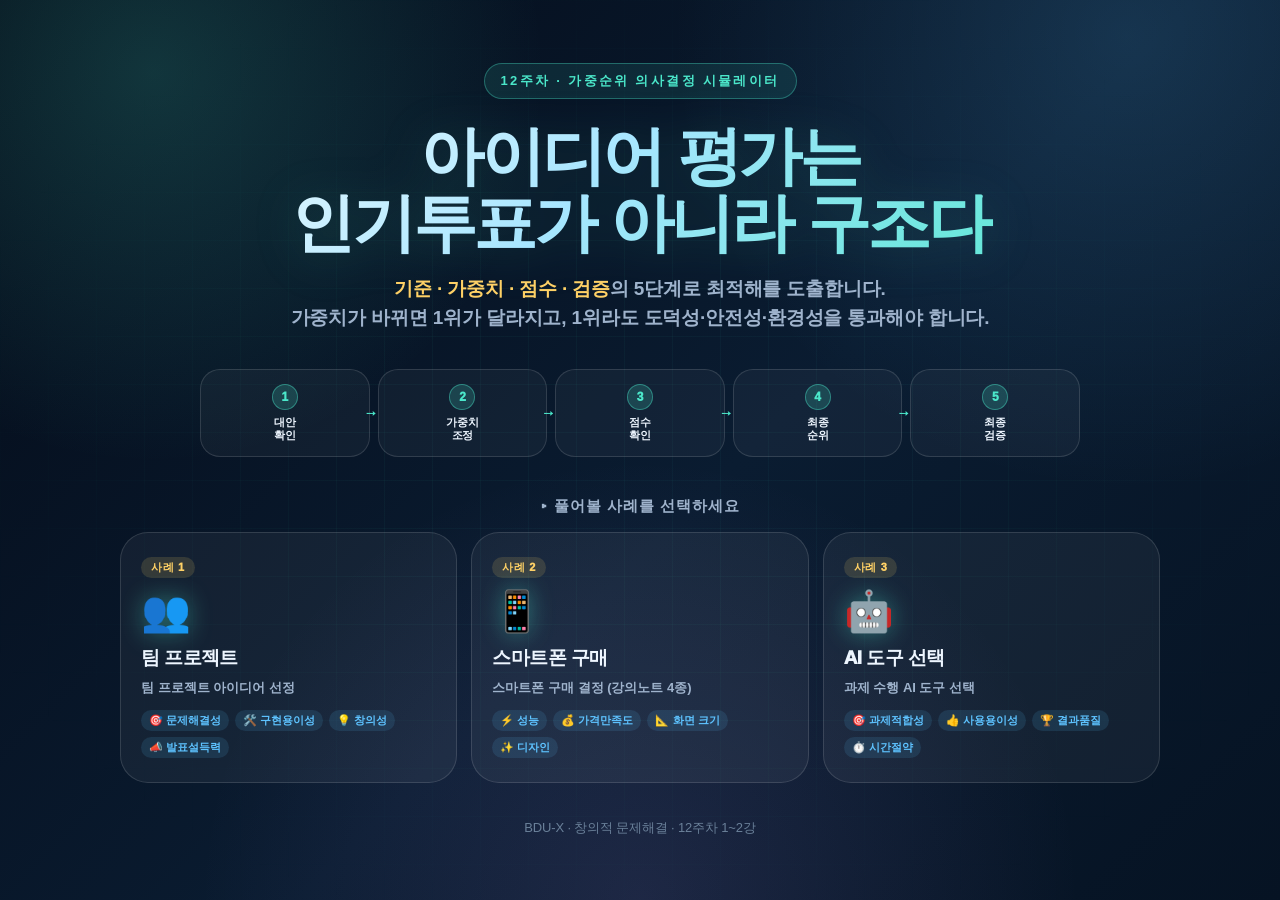
<file: week12-01-02-weighted-decision-lab/index.html>
<!DOCTYPE html>
<html lang="ko">
<head>
<meta charset="UTF-8" />
<meta name="viewport" content="width=device-width, initial-scale=1.0" />
<title>가중순위 의사결정 시뮬레이터 | 12주차</title>
<style>
/* ============================================================
   DESIGN TOKENS (1·2차 시뮬레이터에서 검증된 시스템 재사용)
   ============================================================ */
:root{
  --bg-deep:#040b18;
  --bg-mid:#08182c;
  --bg-panel:rgba(13,34,57,.78);
  --bg-card:rgba(255,255,255,.05);
  --line:rgba(255,255,255,.13);
  --line-strong:rgba(255,255,255,.22);

  --text:#eef6ff;
  --text-muted:#9fb3cc;
  --text-dim:#6a8099;

  --scan-cyan:#4be7ca;
  --scan-glow:rgba(75,231,202,.55);
  --good-blue:#5ec3ff;
  --good-glow:rgba(94,195,255,.55);
  --bad-red:#ff6b8e;
  --bad-glow:rgba(255,107,142,.55);
  --warn-yellow:#ffd166;
  --warn-glow:rgba(255,209,102,.65);
  --gold:#ffb946;
  --principle:#ffd166;
  --principle-glow:rgba(255,209,102,.55);
  --split-purple:#b794f6;
  --split-glow:rgba(183,148,246,.55);
  --solve-green:#7ee787;
  --solve-glow:rgba(126,231,135,.55);

  --grad-tech:linear-gradient(135deg,#5ec3ff,#2c6fb4);
  --grad-action:linear-gradient(135deg,#4be7ca,#2c9ee0);
  --grad-principle:linear-gradient(135deg,#ffd166,#ffb946);
  --grad-solve:linear-gradient(135deg,#7ee787,#4be7ca);
  --grad-danger:linear-gradient(135deg,#ff6b8e,#a23656);

  --shadow-soft:0 18px 44px rgba(0,0,0,.45);
  --shadow-hard:0 28px 68px rgba(0,0,0,.55);

  --radius-s:14px;
  --radius-m:20px;
  --radius-l:28px;
  --radius-pill:999px;
}

*{box-sizing:border-box;-webkit-tap-highlight-color:transparent}
html,body{margin:0;min-height:100%;overflow-x:hidden}
body{
  font-family:"Pretendard","Noto Sans KR","Apple SD Gothic Neo","Malgun Gothic",sans-serif;
  color:var(--text);
  background:
    radial-gradient(circle at 12% 8%, rgba(75,231,202,.18), transparent 28%),
    radial-gradient(circle at 88% 4%, rgba(94,195,255,.15), transparent 32%),
    radial-gradient(circle at 50% 100%, rgba(183,148,246,.12), transparent 40%),
    linear-gradient(135deg,#040b18,#0a1c31 55%,#061323);
  min-height:100vh;
  font-weight:500;
  letter-spacing:-.01em;
}

body::before{
  content:"";
  position:fixed;inset:0;
  background-image:
    linear-gradient(rgba(75,231,202,.04) 1px, transparent 1px),
    linear-gradient(90deg, rgba(75,231,202,.04) 1px, transparent 1px);
  background-size:48px 48px;
  pointer-events:none;
  z-index:0;
  mask-image:radial-gradient(ellipse at center, black 30%, transparent 80%);
}

button{font-family:inherit;color:inherit}

/* ============================================================
   SCREEN MANAGEMENT (1차에서 검증된 우선순위 충돌 회피)
   ============================================================ */
.screen{width:100%}
.screen:not(.active){display:none !important}
.screen.active{animation:screenIn .5s cubic-bezier(.2,.7,.3,1.2)}
@keyframes screenIn{
  from{opacity:0;transform:translateY(12px) scale(.985)}
  to{opacity:1;transform:translateY(0) scale(1)}
}

/* ============================================================
   INTRO SCREEN
   ============================================================ */
#intro{
  min-height:100vh;
  display:grid;
  place-items:center;
  padding:24px;
  position:relative;
  z-index:1;
}
.intro-wrap{
  max-width:1080px;
  width:100%;
  text-align:center;
}
.intro-eyebrow{
  display:inline-block;
  padding:8px 16px;
  border-radius:var(--radius-pill);
  background:rgba(75,231,202,.10);
  border:1px solid rgba(75,231,202,.34);
  color:var(--scan-cyan);
  font-weight:800;
  font-size:13px;
  letter-spacing:.18em;
  margin-bottom:24px;
  animation:pulseBadge 2.4s ease-in-out infinite;
}
@keyframes pulseBadge{
  0%,100%{box-shadow:0 0 0 0 rgba(75,231,202,.4)}
  50%{box-shadow:0 0 0 14px rgba(75,231,202,0)}
}
.intro-title{
  margin:0 0 16px;
  font-size:clamp(34px,5.5vw,64px);
  font-weight:1000;
  line-height:1.05;
  letter-spacing:-.05em;
  background:linear-gradient(135deg,#fff 0%,#a8e6ff 45%,#4be7ca 100%);
  -webkit-background-clip:text;background-clip:text;
  color:transparent;
  filter:drop-shadow(0 4px 24px rgba(75,231,202,.18));
}
.intro-sub{
  margin:0 0 36px;
  font-size:clamp(15px,1.7vw,19px);
  color:var(--text-muted);
  font-weight:600;
  line-height:1.55;
  max-width:720px;
  margin-left:auto;margin-right:auto;
}
.intro-sub b{color:var(--warn-yellow);font-weight:900}

/* 5-step preview pipeline */
.pipe-preview{
  display:grid;
  grid-template-columns:repeat(5,1fr);
  gap:8px;
  max-width:880px;
  margin:0 auto 40px;
}
.pipe-node{
  padding:14px 8px;
  border-radius:var(--radius-m);
  background:rgba(255,255,255,.04);
  border:1px solid var(--line);
  text-align:center;
  position:relative;
}
.pipe-node .pn-num{
  display:inline-block;
  width:26px;height:26px;
  border-radius:50%;
  background:rgba(75,231,202,.18);
  border:1px solid rgba(75,231,202,.42);
  color:var(--scan-cyan);
  font-size:12px;
  font-weight:1000;
  line-height:24px;
  margin-bottom:6px;
}
.pipe-node .pn-name{
  font-size:11px;
  font-weight:900;
  letter-spacing:-.02em;
  line-height:1.2;
  color:var(--text);
}
.pipe-node::after{
  content:"→";
  position:absolute;
  right:-9px;
  top:50%;
  transform:translateY(-50%);
  color:var(--scan-cyan);
  font-weight:1000;
  z-index:2;
  font-size:14px;
}
.pipe-node:last-child::after{display:none}

/* Case selection cards */
.case-select-title{
  margin:0 0 16px;
  font-size:15px;
  font-weight:900;
  color:var(--text-muted);
  letter-spacing:.06em;
}
.case-cards{
  display:grid;
  grid-template-columns:repeat(3,1fr);
  gap:14px;
  max-width:1040px;
  margin:0 auto;
}
.case-card{
  padding:24px 20px;
  border-radius:var(--radius-l);
  background:var(--bg-card);
  border:1px solid var(--line);
  cursor:pointer;
  text-align:left;
  transition:all .25s cubic-bezier(.2,.7,.3,1.2);
  position:relative;
  overflow:hidden;
  color:inherit;
}
.case-card::before{
  content:"";
  position:absolute;inset:0;
  background:linear-gradient(135deg,transparent 50%,rgba(75,231,202,.10));
  opacity:0;
  transition:.3s;
}
.case-card:hover{
  transform:translateY(-5px);
  border-color:var(--scan-cyan);
  box-shadow:0 22px 44px rgba(75,231,202,.18);
}
.case-card:hover::before{opacity:1}
.case-card .cc-num{
  display:inline-block;
  padding:3px 10px;
  border-radius:var(--radius-pill);
  font-size:11px;
  font-weight:1000;
  background:rgba(255,209,102,.14);
  color:var(--warn-yellow);
  letter-spacing:.06em;
  margin-bottom:10px;
}
.case-card .cc-icon{
  font-size:40px;
  margin-bottom:10px;
  filter:drop-shadow(0 0 12px rgba(75,231,202,.4));
}
.case-card .cc-title{
  font-size:19px;
  font-weight:1000;
  letter-spacing:-.03em;
  margin-bottom:8px;
}
.case-card .cc-sub{
  font-size:13px;
  color:var(--text-muted);
  font-weight:700;
  line-height:1.45;
  margin-bottom:12px;
}
.case-card .cc-tags{
  display:flex;
  flex-wrap:wrap;
  gap:6px;
}
.case-card .cc-tag{
  font-size:11px;
  padding:3px 8px;
  border-radius:var(--radius-pill);
  background:rgba(94,195,255,.12);
  color:var(--good-blue);
  font-weight:700;
}
.intro-footer{
  margin-top:36px;
  color:var(--text-dim);
  font-size:13px;
}

/* ============================================================
   MAIN SIM SCREEN
   ============================================================ */
#sim{
  padding:18px;
  min-height:100vh;
  position:relative;
  z-index:1;
}
.app{
  max-width:1320px;
  margin:0 auto;
  display:grid;
  grid-template-rows:auto auto 1fr auto;
  gap:14px;
  min-height:calc(100vh - 36px);
}

/* Top bar: brand + step pipe + case picker */
.top-bar{
  display:grid;
  grid-template-columns:auto 1fr auto;
  gap:18px;
  align-items:center;
  padding:14px 20px;
  border-radius:var(--radius-l);
  background:var(--bg-panel);
  border:1px solid var(--line);
  backdrop-filter:blur(14px);
  box-shadow:var(--shadow-soft);
  position:relative;
  z-index:50;
}
.brand{
  display:flex;align-items:center;gap:10px;
  font-weight:1000;
  font-size:17px;
  letter-spacing:-.03em;
}
.brand-dot{
  width:11px;height:11px;border-radius:50%;
  background:var(--scan-cyan);
  box-shadow:0 0 14px var(--scan-cyan);
  animation:dotPulse 1.6s ease-in-out infinite;
}
@keyframes dotPulse{
  0%,100%{transform:scale(1);box-shadow:0 0 14px var(--scan-cyan)}
  50%{transform:scale(1.3);box-shadow:0 0 24px var(--scan-cyan)}
}
.brand-text{background:linear-gradient(135deg,#fff,#a8e6ff);-webkit-background-clip:text;background-clip:text;color:transparent}

/* Step pipe (5 steps) */
.step-pipe{
  display:flex;
  align-items:center;
  gap:6px;
  flex:1;
  justify-content:center;
}
.sp-node{
  display:flex;
  align-items:center;
  gap:6px;
  padding:8px 12px;
  border-radius:var(--radius-pill);
  background:rgba(255,255,255,.04);
  border:1px solid var(--line);
  font-size:12px;
  font-weight:900;
  color:var(--text-muted);
  cursor:pointer;
  transition:.2s;
  white-space:nowrap;
}
.sp-node:hover{background:rgba(255,255,255,.08);color:var(--text)}
.sp-node .sp-num{
  width:20px;height:20px;
  border-radius:50%;
  background:rgba(255,255,255,.08);
  display:grid;place-items:center;
  font-size:11px;
  font-weight:1000;
  color:var(--text-muted);
  transition:.2s;
}
.sp-node.done{
  background:rgba(126,231,135,.10);
  border-color:rgba(126,231,135,.36);
  color:var(--solve-green);
}
.sp-node.done .sp-num{background:var(--solve-green);color:#04222d}
.sp-node.active{
  background:linear-gradient(135deg,rgba(75,231,202,.22),rgba(94,195,255,.18));
  border-color:var(--scan-cyan);
  color:var(--text);
  box-shadow:0 6px 18px rgba(75,231,202,.22);
}
.sp-node.active .sp-num{
  background:var(--scan-cyan);
  color:#04222d;
  animation:dotPulse 1.4s ease-in-out infinite;
}

.case-picker{
  position:relative;
  z-index:60;
}
.case-pick-btn{
  display:flex;align-items:center;gap:8px;
  padding:8px 14px;
  border-radius:var(--radius-pill);
  background:rgba(255,209,102,.10);
  border:1px solid rgba(255,209,102,.36);
  color:var(--warn-yellow);
  font-weight:1000;
  font-size:13px;
  cursor:pointer;
  transition:.2s;
}
.case-pick-btn:hover{background:rgba(255,209,102,.16)}
.case-pick-btn::after{content:"▾";font-size:10px;margin-left:2px}
.case-menu{
  position:absolute;
  top:calc(100% + 8px);
  right:0;
  min-width:240px;
  padding:8px;
  border-radius:var(--radius-m);
  background:#0b1f33;
  border:1px solid var(--line-strong);
  box-shadow:var(--shadow-hard);
  z-index:200;
  display:none;
}
.case-menu.show{display:block;animation:menuIn .2s ease}
@keyframes menuIn{from{opacity:0;transform:translateY(-6px)}to{opacity:1;transform:translateY(0)}}
.case-menu .cm-item{
  display:block;width:100%;
  padding:10px 12px;
  border:none;border-radius:12px;
  background:transparent;color:var(--text);
  text-align:left;cursor:pointer;
  font-size:13px;font-weight:800;
  transition:.15s;
}
.case-menu .cm-item:hover{background:rgba(255,255,255,.06)}
.case-menu .cm-item.active{background:rgba(75,231,202,.12);color:var(--scan-cyan)}
.case-menu .cm-item small{display:block;color:var(--text-dim);font-size:11px;font-weight:700;margin-top:2px}

/* Question banner */
.q-banner{
  padding:14px 22px;
  border-radius:var(--radius-l);
  background:var(--bg-panel);
  border:1px solid var(--line);
  backdrop-filter:blur(14px);
  display:flex;
  align-items:center;
  gap:14px;
}
.q-tag{
  padding:6px 12px;
  border-radius:var(--radius-pill);
  background:rgba(75,231,202,.14);
  border:1px solid rgba(75,231,202,.42);
  color:var(--scan-cyan);
  font-size:11px;
  font-weight:1000;
  letter-spacing:.1em;
  white-space:nowrap;
}
.q-text{
  flex:1;
  margin:0;
  font-size:clamp(17px,2vw,22px);
  font-weight:1000;
  letter-spacing:-.03em;
}
.q-constraint{
  padding:7px 13px;
  border-radius:var(--radius-pill);
  background:rgba(255,209,102,.10);
  border:1px solid rgba(255,209,102,.32);
  font-size:12px;
  font-weight:800;
  color:var(--warn-yellow);
  white-space:nowrap;
}

/* Main body: stage + side panel */
.main-body{
  display:grid;
  grid-template-columns:minmax(0,1.45fr) minmax(360px,1fr);
  gap:14px;
}
.scene{
  position:relative;
  border-radius:var(--radius-l);
  background:linear-gradient(180deg,rgba(255,255,255,.05),rgba(255,255,255,.01)),#061425;
  border:1px solid var(--line);
  overflow:hidden;
  min-height:560px;
  box-shadow:var(--shadow-soft);
}
.scene::before,.scene::after{
  content:"";
  position:absolute;
  width:34px;height:34px;
  border:2px solid var(--scan-cyan);
  pointer-events:none;
  z-index:5;
}
.scene::before{top:14px;left:14px;border-right:none;border-bottom:none;border-radius:8px 0 0 0}
.scene::after{bottom:14px;right:14px;border-left:none;border-top:none;border-radius:0 0 8px 0}
.scene-corner-tr,.scene-corner-bl{
  position:absolute;
  width:34px;height:34px;
  border:2px solid var(--scan-cyan);
  pointer-events:none;
  z-index:5;
}
.scene-corner-tr{top:14px;right:14px;border-left:none;border-bottom:none;border-radius:0 8px 0 0}
.scene-corner-bl{bottom:14px;left:14px;border-right:none;border-top:none;border-radius:0 0 0 8px}

.scene-label{
  position:absolute;
  top:18px;left:54px;
  font-size:11px;font-weight:900;
  color:var(--scan-cyan);
  letter-spacing:.16em;
  z-index:6;
  text-transform:uppercase;
}
.scene-label::before{
  content:"●";margin-right:8px;
  animation:dotPulse 1.4s ease-in-out infinite;
  display:inline-block;
}
.scene-step-tag{
  position:absolute;
  top:18px;right:54px;
  padding:4px 10px;
  border-radius:var(--radius-pill);
  background:rgba(75,231,202,.12);
  border:1px solid rgba(75,231,202,.36);
  color:var(--scan-cyan);
  font-size:11px;font-weight:1000;
  letter-spacing:.06em;
  z-index:6;
}
.stage{
  position:absolute;
  inset:60px 30px 76px 30px;
  overflow-y:auto;
  padding:6px 4px;
}
.stage::-webkit-scrollbar{width:6px}
.stage::-webkit-scrollbar-thumb{background:rgba(255,255,255,.18);border-radius:3px}
.scene-caption{
  position:absolute;
  left:50%;bottom:18px;
  transform:translateX(-50%);
  width:min(720px,calc(100% - 80px));
  padding:11px 18px;
  border-radius:var(--radius-pill);
  background:rgba(5,16,29,.78);
  border:1px solid var(--line-strong);
  text-align:center;
  font-size:13px;font-weight:800;
  z-index:7;
  color:var(--text-muted);
}
.scene-caption b{color:var(--warn-yellow)}
.scene-caption .good{color:var(--solve-green)}
.scene-caption .bad{color:var(--bad-red)}

/* Side panel */
.side{
  display:flex;
  flex-direction:column;
  gap:12px;
  min-width:0;
}
.panel{
  padding:18px 20px;
  border-radius:var(--radius-l);
  background:var(--bg-panel);
  border:1px solid var(--line);
  backdrop-filter:blur(14px);
}
.panel-head{
  display:flex;align-items:center;gap:10px;
  margin-bottom:14px;
}
.panel-step{
  width:34px;height:34px;
  border-radius:10px;
  background:var(--grad-action);
  color:#04222d;
  display:grid;place-items:center;
  font-size:15px;font-weight:1000;
}
.panel-title{
  margin:0;
  font-size:17px;font-weight:1000;
  letter-spacing:-.03em;line-height:1.2;
}
.panel-sub{
  margin:2px 0 0;
  font-size:12px;color:var(--text-muted);
  font-weight:700;
}
.panel-body{
  font-size:13.5px;
  color:var(--text);
  line-height:1.55;
}
.panel-body p{margin:0 0 10px}
.panel-body p:last-child{margin-bottom:0}
.hint{
  padding:11px 14px;
  border-radius:var(--radius-m);
  background:rgba(75,231,202,.08);
  border:1px solid rgba(75,231,202,.28);
  font-size:12.5px;font-weight:700;
  color:var(--text);
}
.hint b{color:var(--scan-cyan);font-weight:1000}
.hint.warn{
  background:rgba(255,209,102,.08);
  border-color:rgba(255,209,102,.32);
}
.hint.warn b{color:var(--warn-yellow)}

/* ============================================================
   STEP 1 - OPTIONS CARDS
   ============================================================ */
.opt-grid{
  display:grid;
  grid-template-columns:repeat(2,1fr);
  gap:12px;
}
.opt-card{
  padding:16px;
  border-radius:var(--radius-m);
  background:rgba(255,255,255,.04);
  border:1px solid var(--line);
  cursor:pointer;
  transition:all .2s ease;
  display:flex;
  flex-direction:column;
  gap:8px;
  text-align:left;
  position:relative;
}
.opt-card:hover{
  background:rgba(255,255,255,.08);
  border-color:var(--scan-cyan);
  transform:translateY(-2px);
}
.opt-card.intuition{
  background:linear-gradient(135deg,rgba(255,209,102,.18),rgba(255,185,70,.10));
  border-color:var(--principle);
  box-shadow:0 0 0 1px var(--principle),0 14px 28px rgba(255,209,102,.22);
}
.opt-card .opt-icon{
  font-size:34px;
}
.opt-card .opt-name{
  font-size:15px;
  font-weight:1000;
  letter-spacing:-.02em;
}
.opt-card .opt-short{
  font-size:11.5px;
  color:var(--text-muted);
  font-weight:600;
  line-height:1.4;
}
.opt-card .intuition-badge{
  position:absolute;
  top:8px;right:8px;
  padding:3px 9px;
  border-radius:var(--radius-pill);
  background:var(--grad-principle);
  color:#3b2700;
  font-size:10px;font-weight:1000;
  letter-spacing:.06em;
}

/* Criteria preview */
.criteria-preview{
  margin-top:14px;
  padding:12px 14px;
  border-radius:var(--radius-m);
  background:rgba(94,195,255,.06);
  border:1px solid rgba(94,195,255,.22);
}
.criteria-preview .cp-title{
  font-size:11px;
  font-weight:900;
  color:var(--good-blue);
  letter-spacing:.08em;
  margin-bottom:8px;
  text-transform:uppercase;
}
.criteria-chips{
  display:flex;
  flex-wrap:wrap;
  gap:6px;
}
.criteria-chip{
  padding:6px 11px;
  border-radius:var(--radius-pill);
  background:rgba(255,255,255,.04);
  border:1px solid var(--line);
  font-size:12px;
  font-weight:800;
  color:var(--text);
  display:flex;align-items:center;gap:4px;
}

/* ============================================================
   STEP 2 - WEIGHT SLIDERS
   ============================================================ */
.weight-section{
  display:flex;
  flex-direction:column;
  gap:12px;
}
.weight-row{
  display:grid;
  grid-template-columns:auto 1fr auto;
  gap:14px;
  align-items:center;
}
.weight-label{
  display:flex;align-items:center;gap:8px;
  min-width:130px;
  font-size:13px;font-weight:900;
}
.weight-label .wl-icon{font-size:18px}
.weight-slider{
  -webkit-appearance:none;appearance:none;
  width:100%;
  height:6px;
  border-radius:3px;
  background:rgba(255,255,255,.10);
  outline:none;
  cursor:pointer;
}
.weight-slider::-webkit-slider-thumb{
  -webkit-appearance:none;appearance:none;
  width:22px;height:22px;
  border-radius:50%;
  background:var(--grad-action);
  cursor:grab;
  border:3px solid #061425;
  box-shadow:0 0 12px var(--scan-glow);
  transition:.15s;
}
.weight-slider::-webkit-slider-thumb:active{cursor:grabbing;transform:scale(1.18)}
.weight-slider::-moz-range-thumb{
  width:22px;height:22px;
  border-radius:50%;
  background:var(--scan-cyan);
  cursor:grab;
  border:3px solid #061425;
}
.weight-value{
  min-width:48px;
  text-align:right;
  font-size:15px;font-weight:1000;
  color:var(--scan-cyan);
  font-variant-numeric:tabular-nums;
}
.weight-sum{
  margin-top:12px;
  padding:10px 14px;
  border-radius:var(--radius-pill);
  background:rgba(255,255,255,.05);
  border:1px solid var(--line);
  text-align:center;
  font-size:13px;
  font-weight:800;
  color:var(--text-muted);
}
.weight-sum b{
  color:var(--solve-green);
  font-size:15px;
}

/* Preset buttons */
.preset-section{
  margin-top:14px;
}
.preset-title{
  font-size:11px;font-weight:900;
  color:var(--text-muted);
  letter-spacing:.1em;
  margin:0 0 8px;
  text-transform:uppercase;
}
.preset-grid{
  display:grid;
  grid-template-columns:1fr 1fr;
  gap:6px;
}
.preset-btn{
  padding:10px 8px;
  border:none;
  border-radius:12px;
  background:rgba(255,255,255,.04);
  border:1px solid var(--line);
  color:var(--text-muted);
  font-size:12px;
  font-weight:800;
  cursor:pointer;
  transition:.15s;
}
.preset-btn:hover{background:rgba(255,255,255,.08);color:var(--text)}
.preset-btn.active{
  background:linear-gradient(135deg,rgba(75,231,202,.18),rgba(94,195,255,.14));
  border-color:var(--scan-cyan);
  color:var(--text);
}

/* ============================================================
   RANKING DISPLAY (Step 2, 4)
   ============================================================ */
.ranking-board{
  display:flex;
  flex-direction:column;
  gap:8px;
  width:100%;
  max-width:680px;
  margin:0 auto;
}
.rank-row{
  display:grid;
  grid-template-columns:54px 38px 1fr auto;
  gap:12px;
  align-items:center;
  padding:14px 16px;
  border-radius:var(--radius-m);
  background:rgba(255,255,255,.04);
  border:1px solid var(--line);
  transition:all .5s cubic-bezier(.2,.8,.3,1.2);
  position:relative;
  overflow:hidden;
}
.rank-row.rank-1{
  background:linear-gradient(135deg,rgba(255,209,102,.18),rgba(255,185,70,.10));
  border-color:var(--principle);
  box-shadow:0 0 0 1px var(--principle),0 12px 28px rgba(255,209,102,.22);
}
.rank-row .rank-num{
  font-size:24px;
  font-weight:1000;
  text-align:center;
  font-variant-numeric:tabular-nums;
  color:var(--text-muted);
}
.rank-row.rank-1 .rank-num{
  color:var(--principle);
  font-size:28px;
  filter:drop-shadow(0 0 10px var(--principle-glow));
}
.rank-row .rank-icon{
  font-size:28px;
  text-align:center;
}
.rank-row .rank-name{
  font-size:14px;font-weight:1000;
  letter-spacing:-.02em;
}
.rank-row .rank-bar{
  margin-top:4px;
  height:6px;
  border-radius:3px;
  background:rgba(255,255,255,.06);
  overflow:hidden;
  position:relative;
}
.rank-row .rank-bar-fill{
  height:100%;
  background:var(--grad-action);
  border-radius:3px;
  transition:width .5s cubic-bezier(.2,.8,.3,1.2);
}
.rank-row.rank-1 .rank-bar-fill{background:var(--grad-principle)}
.rank-row .rank-score{
  font-size:18px;
  font-weight:1000;
  color:var(--text);
  font-variant-numeric:tabular-nums;
  text-align:right;
  min-width:60px;
}
.rank-row.rank-1 .rank-score{color:var(--principle)}
.rank-row.intuition-mark::before{
  content:"내 직관";
  position:absolute;
  top:-1px;left:-1px;
  padding:3px 8px;
  border-radius:0 0 10px 0;
  background:var(--principle);
  color:#3b2700;
  font-size:10px;font-weight:1000;
  letter-spacing:.04em;
}
.rank-row.changed-up{
  animation:rankUp .6s cubic-bezier(.2,.8,.3,1.4);
}
.rank-row.changed-down{
  animation:rankDown .6s cubic-bezier(.2,.8,.3,1.4);
}
@keyframes rankUp{
  0%{transform:translateY(20px);opacity:0}
  100%{transform:translateY(0);opacity:1}
}
@keyframes rankDown{
  0%{transform:translateY(-20px);opacity:0}
  100%{transform:translateY(0);opacity:1}
}

/* Rank change notice */
.rank-notice{
  margin-top:14px;
  padding:12px 16px;
  border-radius:var(--radius-m);
  background:rgba(255,209,102,.12);
  border:1px solid var(--warn-yellow);
  display:flex;
  align-items:center;
  gap:10px;
  font-size:13px;
  font-weight:800;
  animation:noticeIn .4s ease;
}
@keyframes noticeIn{
  from{opacity:0;transform:translateY(-6px) scale(.96)}
  to{opacity:1;transform:translateY(0) scale(1)}
}
.rank-notice .rn-icon{font-size:22px}

/* ============================================================
   STEP 3 - SCORE MATRIX (compact, readable)
   ============================================================ */
.score-matrix{
  width:100%;
  max-width:760px;
  margin:0 auto;
  border-collapse:separate;
  border-spacing:0;
  font-size:12.5px;
}
.score-matrix th{
  padding:10px 8px;
  font-size:11.5px;font-weight:900;
  color:var(--text-muted);
  text-align:center;
  letter-spacing:.04em;
  border-bottom:1px solid var(--line);
}
.score-matrix th.opt-th{
  text-align:left;padding-left:14px;
}
.score-matrix td{
  padding:11px 8px;
  text-align:center;
  font-weight:800;
  font-variant-numeric:tabular-nums;
}
.score-matrix tbody tr{
  border-radius:var(--radius-m);
  transition:.2s;
}
.score-matrix tbody tr:hover td{background:rgba(255,255,255,.04)}
.score-matrix td.opt-name{
  text-align:left;
  padding-left:14px;
  display:flex;
  align-items:center;
  gap:8px;
  font-size:13px;font-weight:1000;
  letter-spacing:-.02em;
}
.score-matrix td.opt-name .om-icon{font-size:18px}
.score-matrix td.score-cell{
  border-radius:8px;
}
.score-matrix .total-th{
  color:var(--principle);
}
.score-matrix td.total-cell{
  font-size:15px;
  color:var(--principle);
  font-weight:1000;
}
.score-matrix tbody tr.is-winner td{
  background:linear-gradient(90deg,rgba(255,209,102,.12),rgba(255,185,70,.06));
}
.score-cell .sc-bar{
  position:relative;
  display:inline-flex;
  width:100%;
  max-width:54px;
  height:18px;
  align-items:center;
  justify-content:center;
}
.score-cell .sc-bar::before{
  content:"";
  position:absolute;
  inset:0;
  border-radius:6px;
  background:rgba(94,195,255,.10);
}
.score-cell .sc-bar .sc-fill{
  position:absolute;
  left:0;top:0;bottom:0;
  border-radius:6px;
  background:rgba(94,195,255,.32);
}
.score-cell .sc-bar .sc-text{
  position:relative;
  z-index:2;
  font-size:11.5px;
  font-weight:1000;
  color:var(--text);
}

/* Formula line */
.formula-box{
  margin-top:18px;
  padding:14px 18px;
  border-radius:var(--radius-m);
  background:linear-gradient(135deg,rgba(255,209,102,.10),rgba(255,185,70,.06));
  border:1px solid rgba(255,209,102,.32);
  text-align:center;
}
.formula-box .fb-label{
  font-size:11px;font-weight:900;
  color:var(--principle);
  letter-spacing:.08em;
  margin-bottom:8px;
  text-transform:uppercase;
}
.formula-box .fb-formula{
  font-size:14px;
  font-weight:1000;
  letter-spacing:-.02em;
  line-height:1.5;
}
.formula-box .fb-formula .x{color:var(--principle);margin:0 4px}
.formula-box .fb-example{
  margin-top:8px;
  font-size:12px;
  color:var(--text-muted);
  font-weight:700;
  font-variant-numeric:tabular-nums;
}

/* ============================================================
   STEP 5 - VERIFICATION SCANNER
   ============================================================ */
.verify-stage{
  display:flex;
  flex-direction:column;
  gap:16px;
  width:100%;
  max-width:760px;
  margin:0 auto;
}
.verify-winner{
  padding:18px 20px;
  border-radius:var(--radius-l);
  background:linear-gradient(135deg,rgba(255,209,102,.18),rgba(255,185,70,.10));
  border:1px solid var(--principle);
  display:grid;
  grid-template-columns:auto 1fr auto;
  gap:14px;
  align-items:center;
}
.verify-winner .vw-icon{font-size:38px}
.verify-winner .vw-tag{
  display:inline-block;
  padding:3px 10px;
  border-radius:var(--radius-pill);
  background:rgba(255,209,102,.24);
  color:var(--principle);
  font-size:10px;font-weight:1000;
  letter-spacing:.08em;
  margin-bottom:4px;
}
.verify-winner .vw-name{
  font-size:18px;font-weight:1000;
  letter-spacing:-.02em;
}
.verify-winner .vw-score{
  font-size:22px;font-weight:1000;
  color:var(--principle);
  font-variant-numeric:tabular-nums;
}
.verify-checks{
  display:flex;
  flex-direction:column;
  gap:10px;
}
.verify-item{
  padding:14px 16px;
  border-radius:var(--radius-m);
  background:rgba(255,255,255,.04);
  border:1px solid var(--line);
  display:grid;
  grid-template-columns:auto 1fr auto;
  gap:14px;
  align-items:center;
  transition:.2s;
}
.verify-item .vi-icon{
  width:36px;height:36px;
  border-radius:10px;
  background:rgba(94,195,255,.14);
  display:grid;place-items:center;
  font-size:18px;
}
.verify-item .vi-title{
  font-size:13px;font-weight:1000;
  letter-spacing:-.02em;
  margin-bottom:3px;
}
.verify-item .vi-q{
  font-size:12px;
  color:var(--text-muted);
  font-weight:700;
  line-height:1.4;
}
.verify-item .vi-buttons{
  display:flex;
  gap:6px;
}
.verify-item .vi-btn{
  padding:7px 11px;
  border:none;
  border-radius:10px;
  font-size:11.5px;
  font-weight:1000;
  cursor:pointer;
  background:rgba(255,255,255,.06);
  border:1px solid var(--line);
  color:var(--text-muted);
  transition:.15s;
}
.verify-item .vi-btn:hover{background:rgba(255,255,255,.10);color:var(--text)}
.verify-item.passed{
  background:linear-gradient(90deg,rgba(126,231,135,.10),rgba(75,231,202,.05));
  border-color:rgba(126,231,135,.36);
}
.verify-item.passed .vi-icon{background:rgba(126,231,135,.18);color:var(--solve-green)}
.verify-item.passed .vi-btn.pass{background:var(--solve-green);color:#04222d;border-color:transparent}
.verify-item.failed{
  background:linear-gradient(90deg,rgba(255,107,142,.10),rgba(255,107,142,.04));
  border-color:rgba(255,107,142,.42);
}
.verify-item.failed .vi-icon{background:rgba(255,107,142,.18);color:var(--bad-red)}
.verify-item.failed .vi-btn.fail{background:var(--bad-red);color:#fff;border-color:transparent}
.verify-item.warned{
  background:linear-gradient(90deg,rgba(255,209,102,.10),rgba(255,209,102,.04));
  border-color:rgba(255,209,102,.42);
}
.verify-item.warned .vi-icon{background:rgba(255,209,102,.18);color:var(--principle)}
.verify-item.warned .vi-btn.warn{background:var(--principle);color:#3b2700;border-color:transparent}

/* Verdict (final) */
.verdict{
  padding:22px 24px;
  border-radius:var(--radius-l);
  text-align:center;
  font-weight:1000;
  animation:verdictPop .55s cubic-bezier(.2,.8,.3,1.4);
}
@keyframes verdictPop{
  0%{opacity:0;transform:scale(.85)}
  60%{transform:scale(1.05)}
  100%{opacity:1;transform:scale(1)}
}
.verdict.pass{
  background:linear-gradient(135deg,rgba(126,231,135,.22),rgba(75,231,202,.12));
  border:2px solid var(--solve-green);
  box-shadow:0 18px 44px rgba(126,231,135,.22);
}
.verdict.fail{
  background:linear-gradient(135deg,rgba(255,107,142,.22),rgba(255,107,142,.10));
  border:2px solid var(--bad-red);
  box-shadow:0 18px 44px rgba(255,107,142,.22);
}
.verdict.warn{
  background:linear-gradient(135deg,rgba(255,209,102,.22),rgba(255,185,70,.10));
  border:2px solid var(--principle);
  box-shadow:0 18px 44px rgba(255,209,102,.22);
}
.verdict .v-icon{
  font-size:42px;margin-bottom:8px;
}
.verdict .v-title{
  font-size:22px;
  letter-spacing:-.03em;
  margin-bottom:6px;
}
.verdict.pass .v-title{color:var(--solve-green)}
.verdict.fail .v-title{color:var(--bad-red)}
.verdict.warn .v-title{color:var(--principle)}
.verdict .v-body{
  font-size:13.5px;
  color:var(--text-muted);
  font-weight:700;
  line-height:1.5;
  max-width:520px;
  margin:0 auto;
}

/* ============================================================
   NAV BAR
   ============================================================ */
.nav-bar{
  display:grid;
  grid-template-columns:auto auto 1fr auto auto;
  gap:10px;
  align-items:center;
  padding:14px 18px;
  border-radius:var(--radius-l);
  background:var(--bg-panel);
  border:1px solid var(--line);
  backdrop-filter:blur(14px);
  box-shadow:var(--shadow-soft);
}
.nav-btn{
  padding:13px 18px;
  border:none;
  border-radius:var(--radius-m);
  background:rgba(255,255,255,.06);
  border:1px solid var(--line);
  color:var(--text);
  font-weight:1000;font-size:14px;
  cursor:pointer;
  transition:all .18s ease;
  display:flex;align-items:center;gap:8px;
  white-space:nowrap;
}
.nav-btn:hover:not(:disabled){transform:translateY(-2px);background:rgba(255,255,255,.1);border-color:var(--line-strong)}
.nav-btn:disabled{opacity:.35;cursor:not-allowed}
.nav-btn.primary{
  background:var(--grad-action);
  color:#04222d;
  border-color:transparent;
}
.nav-btn.primary:hover:not(:disabled){box-shadow:0 14px 28px rgba(75,231,202,.3)}
.nav-btn.ghost{
  background:transparent;
  color:var(--text-muted);
}
.nav-status{
  text-align:center;
  font-size:13px;
  color:var(--text-muted);
  font-weight:700;
}

/* Confetti */
.confetti{position:fixed;inset:0;pointer-events:none;z-index:100;overflow:hidden}
.confetti span{position:absolute;top:-10px;width:8px;height:14px;opacity:0;border-radius:2px}

/* ============================================================
   RESPONSIVE
   ============================================================ */
@media (max-width: 1100px){
  .step-pipe{gap:4px}
  .sp-node{padding:6px 8px;font-size:11px}
  .sp-node .sp-name{display:none}
}
@media (max-width: 960px){
  body{font-size:14px}
  #sim{padding:12px}
  .top-bar{grid-template-columns:auto 1fr;padding:12px 14px;gap:10px}
  .step-pipe{order:3;grid-column:1/-1;overflow-x:auto;justify-content:flex-start;padding-bottom:4px}
  .step-pipe::-webkit-scrollbar{display:none}
  .case-picker{order:2;justify-self:end}
  .q-banner{flex-direction:column;align-items:flex-start;gap:8px;padding:12px 14px}
  .q-constraint{align-self:flex-start;white-space:normal}
  .main-body{grid-template-columns:1fr}
  .scene{min-height:480px}
  .stage{inset:54px 16px 64px 16px}
  .scene-label{font-size:10px;left:50px}
  .scene-step-tag{right:50px;font-size:10px}
  .nav-bar{grid-template-columns:1fr 1fr;gap:8px;padding:10px 12px}
  .nav-status{grid-column:1/-1;order:-1}
  .case-cards{grid-template-columns:1fr}
  .pipe-preview{grid-template-columns:repeat(5,1fr);gap:4px}
  .pipe-node{padding:8px 4px}
  .pipe-node::after{content:""}
  .pipe-node .pn-name{font-size:9.5px}
  .pipe-node .pn-num{width:22px;height:22px;font-size:10px;line-height:20px}
  .opt-grid{grid-template-columns:1fr}
  .weight-row{grid-template-columns:auto 1fr 50px;gap:8px}
  .weight-label{min-width:auto;font-size:12px}
  .preset-grid{grid-template-columns:1fr}
  .verify-item{grid-template-columns:auto 1fr;gap:10px}
  .verify-item .vi-buttons{grid-column:1/-1;justify-content:flex-end}
  .score-matrix{font-size:11px}
  .score-matrix th{padding:6px 4px;font-size:10px}
  .score-matrix td{padding:8px 4px}
  .score-matrix td.opt-name{font-size:11.5px;padding-left:6px;gap:4px}
  .score-matrix td.opt-name .om-icon{font-size:14px}
}
@media (max-width: 500px){
  .intro-title{font-size:36px}
  .verify-winner{grid-template-columns:auto 1fr;gap:10px}
  .verify-winner .vw-score{grid-column:2;text-align:right}
}
</style>
</head>
<body>

<!-- ============================================================
     INTRO SCREEN
     ============================================================ -->
<section id="intro" class="screen active">
  <div class="intro-wrap">
    <div class="intro-eyebrow">12주차 · 가중순위 의사결정 시뮬레이터</div>

    <h1 class="intro-title">아이디어 평가는<br>인기투표가 아니라 구조다</h1>
    <p class="intro-sub">
      <b>기준 · 가중치 · 점수 · 검증</b>의 5단계로 최적해를 도출합니다.<br>
      가중치가 바뀌면 1위가 달라지고, 1위라도 도덕성·안전성·환경성을 통과해야 합니다.
    </p>

    <div class="pipe-preview">
      <div class="pipe-node"><span class="pn-num">1</span><div class="pn-name">대안<br>확인</div></div>
      <div class="pipe-node"><span class="pn-num">2</span><div class="pn-name">가중치<br>조정</div></div>
      <div class="pipe-node"><span class="pn-num">3</span><div class="pn-name">점수<br>확인</div></div>
      <div class="pipe-node"><span class="pn-num">4</span><div class="pn-name">최종<br>순위</div></div>
      <div class="pipe-node"><span class="pn-num">5</span><div class="pn-name">최종<br>검증</div></div>
    </div>

    <p class="case-select-title">▸ 풀어볼 사례를 선택하세요</p>
    <div class="case-cards" id="caseCards"></div>

    <div class="intro-footer">BDU-X · 창의적 문제해결 · 12주차 1~2강</div>
  </div>
</section>

<!-- ============================================================
     MAIN SIM SCREEN
     ============================================================ -->
<section id="sim" class="screen">
  <div class="app">

    <!-- Top bar -->
    <header class="top-bar">
      <div class="brand">
        <span class="brand-dot"></span>
        <span class="brand-text">의사결정 워크벤치</span>
      </div>
      <div class="step-pipe" id="stepPipe"></div>
      <div class="case-picker">
        <button class="case-pick-btn" id="casePickBtn" onclick="toggleCaseMenu()">
          <span id="casePickLabel">사례 선택</span>
        </button>
        <div class="case-menu" id="caseMenu"></div>
      </div>
    </header>

    <!-- Question banner -->
    <div class="q-banner">
      <span class="q-tag">현재 사례</span>
      <h2 class="q-text" id="qText"></h2>
      <span class="q-constraint" id="qConstraint"></span>
    </div>

    <!-- Main body -->
    <div class="main-body">
      <section class="scene" id="scene">
        <div class="scene-corner-tr"></div>
        <div class="scene-corner-bl"></div>
        <div class="scene-label" id="sceneLabel"></div>
        <div class="scene-step-tag" id="sceneStepTag"></div>
        <div class="stage" id="stage"></div>
        <div class="scene-caption" id="sceneCaption"></div>
      </section>

      <aside class="side">
        <div class="panel" id="sidePanel">
          <div class="panel-head">
            <div class="panel-step" id="panelStepNum">1</div>
            <div>
              <h3 class="panel-title" id="panelTitle"></h3>
              <p class="panel-sub" id="panelSub"></p>
            </div>
          </div>
          <div class="panel-body" id="panelBody"></div>
        </div>
      </aside>
    </div>

    <!-- Nav -->
    <footer class="nav-bar">
      <button class="nav-btn" id="prevBtn" onclick="prevStep()">◀ 이전</button>
      <button class="nav-btn ghost" onclick="restart()">처음으로</button>
      <div class="nav-status"><span id="navStatus">Step 1 / 5</span></div>
      <button class="nav-btn ghost" id="presetBtn" onclick="applyExamplePresets()">예시 적용</button>
      <button class="nav-btn primary" id="nextBtn" onclick="nextStep()">다음 ▶</button>
    </footer>

  </div>
  <div class="confetti" id="confetti"></div>
</section>

<script>
/* ============================================================
   STEPS DEFINITION
   ============================================================ */
const STEPS = [
  { num:1, title:"대안 확인", sub:"평가 대상과 기준을 살펴봅니다", tag:"OPTIONS" },
  { num:2, title:"가중치 조정", sub:"기준의 중요도를 정합니다", tag:"WEIGHTS" },
  { num:3, title:"점수 확인", sub:"기준 점수 × 가중치 구조", tag:"SCORES" },
  { num:4, title:"최종 순위", sub:"계산 결과 확인", tag:"RANKING" },
  { num:5, title:"최종 검증", sub:"도덕성·안전성·환경성", tag:"VERIFY" }
];

/* ============================================================
   CASE DATA — 3 cases (case 2 has 4 options as planned)
   ============================================================ */
const CASES = {
  team:{
    label:"팀 프로젝트", icon:"👥", num:1,
    title:"팀 프로젝트 아이디어 선정",
    question:"팀 프로젝트의 최적 아이디어를 어떻게 고를까?",
    constraint:"발표까지 3주, 팀원 4명",
    criteria:[
      { id:"problem", name:"문제해결성", icon:"🎯" },
      { id:"ease", name:"구현용이성", icon:"🛠️" },
      { id:"creativity", name:"창의성", icon:"💡" },
      { id:"presentation", name:"발표설득력", icon:"📣" }
    ],
    options:[
      { id:"campus", icon:"🗺️", name:"캠퍼스 길찾기 앱", short:"건물·강의실 위치를 쉽게 찾도록 돕는 서비스",
        scores:{ problem:88, ease:72, creativity:62, presentation:78 } },
      { id:"meal", icon:"🍱", name:"식단 추천 서비스", short:"예산·건강·취향을 반영한 하루 식단 추천",
        scores:{ problem:74, ease:88, creativity:70, presentation:72 } },
      { id:"lost", icon:"🔎", name:"분실물 공유 플랫폼", short:"잃어버린 물건을 등록·검색하는 플랫폼",
        scores:{ problem:82, ease:58, creativity:92, presentation:86 } }
    ],
    defaultWeights:{ problem:35, ease:25, creativity:20, presentation:20 },
    presets:[
      { label:"문제해결 중심", weights:{ problem:55, ease:15, creativity:15, presentation:15 } },
      { label:"실행가능성 중심", weights:{ problem:20, ease:50, creativity:15, presentation:15 } },
      { label:"창의성 중심", weights:{ problem:20, ease:10, creativity:50, presentation:20 } },
      { label:"균형 평가", weights:{ problem:25, ease:25, creativity:25, presentation:25 } }
    ],
    // verify scenario — 사례별 다양화: 팀프로젝트는 PASS
    verify:{
      checks:[
        { id:"ethics", title:"도덕성", q:"이 선택을 팀 외부에 공개적으로 설명할 수 있는가?", expected:"pass" },
        { id:"bigpicture", title:"큰 그림", q:"장기적으로 팀·사용자에게 도움이 되는가?", expected:"pass" },
        { id:"safety", title:"안전성", q:"이용자의 안전·개인정보를 해치지 않는가?", expected:"warn" },
        { id:"environment", title:"환경성", q:"디지털 서비스로 환경 부담은 거의 없는가?", expected:"pass" },
        { id:"law", title:"법·윤리", q:"학내 규정·저작권을 위반하지 않는가?", expected:"pass" }
      ],
      // pass/warn 조합이면 1위 유지 가능
      verdict:{
        allPass:{
          tone:"pass", icon:"✅", title:"실행 가능",
          body:"수학적 1위가 도덕성·안전성·환경성 기준을 모두 통과했습니다. 이 아이디어로 실행 단계로 넘어갈 수 있습니다."
        },
        someWarn:{
          tone:"warn", icon:"⚠️", title:"주의 사항 있음 · 보완 후 실행",
          body:"1위 아이디어는 기본 검증을 통과했지만, 일부 항목에서 보완이 필요합니다. 사용자 개인정보 처리·접근성 등에 대한 안전장치를 마련해 실행하세요."
        }
      }
    }
  },

  phone:{
    label:"스마트폰 구매", icon:"📱", num:2,
    title:"스마트폰 구매 결정 (강의노트 4종)",
    question:"4개 스마트폰 중 무엇을 선택할까?",
    constraint:"2년 이상 사용, 예산과 패턴 고려",
    criteria:[
      { id:"performance", name:"성능", icon:"⚡" },
      { id:"price", name:"가격만족도", icon:"💰" },
      { id:"screen", name:"화면 크기", icon:"📐" },
      { id:"design", name:"디자인", icon:"✨" }
    ],
    options:[
      { id:"s6", icon:"📱", name:"갤럭시 S6", short:"균형 잡힌 표준형",
        scores:{ performance:75, price:65, screen:60, design:80 } },
      { id:"i6s", icon:"📱", name:"아이폰 6S", short:"성능·디자인 강점",
        scores:{ performance:85, price:55, screen:55, design:92 } },
      { id:"v10", icon:"📱", name:"LG V10", short:"가성비·실용성",
        scores:{ performance:70, price:88, screen:78, design:62 } },
      { id:"note5", icon:"📱", name:"갤럭시 노트5", short:"성능·큰 화면",
        scores:{ performance:90, price:60, screen:95, design:78 } }
    ],
    defaultWeights:{ performance:40, price:30, screen:20, design:10 },
    presets:[
      { label:"성능 중심", weights:{ performance:55, price:15, screen:15, design:15 } },
      { label:"가격 중심", weights:{ performance:15, price:55, screen:15, design:15 } },
      { label:"화면 중심", weights:{ performance:15, price:15, screen:55, design:15 } },
      { label:"균형 평가", weights:{ performance:25, price:25, screen:25, design:25 } }
    ],
    // 스마트폰: 환경성·법윤리 주의 (배터리 폐기, 디자인 IP)
    verify:{
      checks:[
        { id:"ethics", title:"도덕성", q:"이 구매 결정을 공개적으로 설명할 수 있는가?", expected:"pass" },
        { id:"bigpicture", title:"큰 그림", q:"2년 이상 사용해도 가치가 유지되는가?", expected:"pass" },
        { id:"safety", title:"안전성", q:"배터리·발열 등 안전성 이슈는 없는가?", expected:"warn" },
        { id:"environment", title:"환경성", q:"기존 폰의 처리·재활용을 고려했는가?", expected:"warn" },
        { id:"law", title:"법·윤리", q:"정품 유통·노동권 등 사회 윤리에 문제가 없는가?", expected:"pass" }
      ],
      verdict:{
        allPass:{
          tone:"pass", icon:"✅", title:"실행 가능",
          body:"수학적 1위가 모든 검증을 통과했습니다. 안심하고 이 모델을 선택할 수 있습니다."
        },
        someWarn:{
          tone:"warn", icon:"⚠️", title:"주의 후 실행",
          body:"1위 모델은 안전성·환경성에서 주의가 필요합니다. 기존 폰의 재활용 처리 계획, 배터리 점검 후 실행하세요."
        }
      }
    }
  },

  aitool:{
    label:"AI 도구 선택", icon:"🤖", num:3,
    title:"과제 수행 AI 도구 선택",
    question:"어떤 AI 도구가 이번 과제에 가장 적합한가?",
    constraint:"이번 주 내 결과물 제출",
    criteria:[
      { id:"fit", name:"과제적합성", icon:"🎯" },
      { id:"ease", name:"사용용이성", icon:"👍" },
      { id:"quality", name:"결과품질", icon:"🏆" },
      { id:"time", name:"시간절약", icon:"⏱️" }
    ],
    options:[
      { id:"writing", icon:"✍️", name:"글쓰기 AI", short:"보고서 초안·요약·문장 다듬기에 강함",
        scores:{ fit:86, ease:92, quality:80, time:88 } },
      { id:"visual", icon:"🎨", name:"시각자료 AI", short:"포스터·발표자료·이미지 제작에 강함",
        scores:{ fit:76, ease:72, quality:88, time:74 } },
      { id:"coding", icon:"💻", name:"코딩 보조 AI", short:"웹페이지·프로그램·오류 해결에 강함",
        scores:{ fit:82, ease:58, quality:92, time:80 } }
    ],
    defaultWeights:{ fit:35, ease:20, quality:25, time:20 },
    presets:[
      { label:"과제적합성 중심", weights:{ fit:55, ease:15, quality:15, time:15 } },
      { label:"쉬운 사용 중심", weights:{ fit:15, ease:55, quality:15, time:15 } },
      { label:"결과품질 중심", weights:{ fit:20, ease:10, quality:55, time:15 } },
      { label:"균형 평가", weights:{ fit:25, ease:25, quality:25, time:25 } }
    ],
    // AI 도구: 도덕성·법윤리 주의 (학문적 정직성, 표절)
    verify:{
      checks:[
        { id:"ethics", title:"도덕성", q:"AI 사용 사실을 과제에 명시할 수 있는가?", expected:"warn" },
        { id:"bigpicture", title:"큰 그림", q:"본인 학습에도 도움이 되는 사용 방식인가?", expected:"pass" },
        { id:"safety", title:"안전성", q:"개인정보·민감 데이터를 입력하지 않는가?", expected:"pass" },
        { id:"environment", title:"환경성", q:"불필요한 반복 호출로 자원을 낭비하지 않는가?", expected:"pass" },
        { id:"law", title:"법·윤리", q:"학교의 AI 사용 정책·저작권을 지키는가?", expected:"warn" }
      ],
      verdict:{
        allPass:{
          tone:"pass", icon:"✅", title:"실행 가능",
          body:"수학적 1위가 모든 검증을 통과했습니다. 학문적 정직성을 유지하면서 활용하세요."
        },
        someWarn:{
          tone:"warn", icon:"⚠️", title:"학문적 정직성 보완 후 실행",
          body:"1위 도구는 사용에 앞서 AI 사용 명시와 학교 정책 확인이 필요합니다. 표절이 되지 않도록 본인 작업과의 경계를 명확히 하세요."
        }
      }
    }
  }
};

/* ============================================================
   STATE
   ============================================================ */
const state = {
  caseKey: "team",
  step: 0,              // 0..4 (Step 1..5)
  weights: {},          // current weights (raw, sum may differ)
  intuitionPick: null,  // user's gut choice (option id) - set in Step 1
  verifyResults: {},    // {checkId: 'pass'|'warn'|'fail'}
  currentWinner: null   // for change detection
};

const $ = (id) => document.getElementById(id);

/* ============================================================
   COMPUTATIONS
   ============================================================ */
function normalizedWeights(){
  const sum = Object.values(state.weights).reduce((a,b) => a+b, 0) || 1;
  const out = {};
  for(const [k, v] of Object.entries(state.weights)) out[k] = v / sum;
  return out;
}

function calcTotal(option){
  const nw = normalizedWeights();
  let total = 0;
  for(const [cid, w] of Object.entries(nw)){
    total += (option.scores[cid] || 0) * w;
  }
  return total;
}

function getRanked(){
  const c = CASES[state.caseKey];
  return c.options
    .map(o => ({ ...o, total: calcTotal(o) }))
    .sort((a, b) => b.total - a.total);
}

/* ============================================================
   INTRO RENDER
   ============================================================ */
function renderIntro(){
  const html = Object.entries(CASES).map(([key, c]) => `
    <button class="case-card" onclick="startCase('${key}')">
      <span class="cc-num">사례 ${c.num}</span>
      <div class="cc-icon">${c.icon}</div>
      <div class="cc-title">${c.label}</div>
      <div class="cc-sub">${c.title}</div>
      <div class="cc-tags">
        ${c.criteria.map(cr => `<span class="cc-tag">${cr.icon} ${cr.name}</span>`).join("")}
      </div>
    </button>
  `).join("");
  $("caseCards").innerHTML = html;
}

function startCase(key){
  state.caseKey = key;
  initCaseState();
  showScreen("sim");
  render();
}

function initCaseState(){
  const c = CASES[state.caseKey];
  state.step = 0;
  state.weights = { ...c.defaultWeights };
  state.intuitionPick = null;
  state.verifyResults = {};
  state.currentWinner = null;
}

function showScreen(id){
  document.querySelectorAll(".screen").forEach(s => s.classList.remove("active"));
  $(id).classList.add("active");
  window.scrollTo(0, 0);
}

function restart(){
  initCaseState();
  showScreen("intro");
}

/* ============================================================
   MAIN RENDER
   ============================================================ */
function render(){
  const c = CASES[state.caseKey];

  // top bar
  renderStepPipe();
  renderCaseMenu();
  $("casePickLabel").textContent = `사례 ${c.num} · ${c.label}`;

  // question banner
  $("qText").textContent = c.question;
  $("qConstraint").textContent = "📌 " + c.constraint;

  renderNav();
  renderScene();
  renderSide();
}

function renderStepPipe(){
  $("stepPipe").innerHTML = STEPS.map((s, i) => {
    const cls = i < state.step ? "done" : (i === state.step ? "active" : "");
    return `<button class="sp-node ${cls}" onclick="jumpStep(${i})">
      <span class="sp-num">${s.num}</span>
      <span class="sp-name">${s.title}</span>
    </button>`;
  }).join("");
}

function renderCaseMenu(){
  $("caseMenu").innerHTML = Object.entries(CASES).map(([key, c]) => `
    <button class="cm-item ${key === state.caseKey ? 'active' : ''}" onclick="switchCase('${key}')">
      ${c.icon} ${c.label}
      <small>${c.title}</small>
    </button>
  `).join("");
}

function toggleCaseMenu(){
  $("caseMenu").classList.toggle("show");
}

function switchCase(key){
  if(key === state.caseKey){
    $("caseMenu").classList.remove("show");
    return;
  }
  state.caseKey = key;
  initCaseState();
  $("caseMenu").classList.remove("show");
  render();
}

document.addEventListener("click", (e) => {
  if(!e.target.closest(".case-picker")) $("caseMenu").classList.remove("show");
});

function jumpStep(i){
  state.step = i;
  render();
}

function renderNav(){
  $("prevBtn").disabled = state.step === 0;
  $("nextBtn").textContent = state.step === 4 ? "처음으로 ↺" : "다음 ▶";
  $("navStatus").textContent = `Step ${state.step + 1} / 5`;
  const step = STEPS[state.step];
  $("sceneStepTag").textContent = `STEP ${state.step + 1}/5 · ${step.tag}`;
  $("sceneLabel").textContent = step.title;

  // 예시 적용 버튼: Step 2(가중치)에서만 의미있음
  $("presetBtn").style.display = (state.step === 1) ? "" : "none";

  // Step 5 검증: 모든 항목 응답 전엔 nextBtn 활성도 OK (그냥 처음으로로 이동)
}

function nextStep(){
  if(state.step < 4){
    state.step++;
    if(state.step === 3){ // Reached final ranking - confetti
      setTimeout(() => burstConfetti(28), 200);
    }
    render();
  } else {
    restart();
  }
}
function prevStep(){
  if(state.step > 0){
    state.step--;
    render();
  }
}

/* ============================================================
   SCENE RENDERING
   ============================================================ */
function renderScene(){
  const c = CASES[state.caseKey];
  const stage = $("stage");
  const caption = $("sceneCaption");

  switch(state.step){
    case 0: // Options
      stage.innerHTML = renderOptionsStage(c);
      caption.innerHTML = `<b>직관적으로 1위라고 생각하는 대안</b>을 골라 두세요 — 나중에 계산 결과와 비교합니다`;
      break;
    case 1: // Weights
      stage.innerHTML = renderWeightStage(c);
      caption.innerHTML = `가중치를 움직이면 <b>1위 후보가 바뀝니다</b> — 슬라이더로 직접 확인하세요`;
      break;
    case 2: // Scores
      stage.innerHTML = renderScoreStage(c);
      caption.innerHTML = `<b>기준 점수 × 가중치</b>를 모두 더해 최종 점수가 만들어집니다`;
      break;
    case 3: // Ranking
      stage.innerHTML = renderRankingStage(c);
      const ranked = getRanked();
      const intuitionMatch = state.intuitionPick && state.intuitionPick === ranked[0].id;
      caption.innerHTML = intuitionMatch
        ? `<b>직관과 계산 결과가 일치</b>합니다 — 단, 가중치를 바꾸면 다를 수 있습니다`
        : (state.intuitionPick
          ? `직관(<b>${c.options.find(o=>o.id===state.intuitionPick).name}</b>)과 계산 결과가 <b>다릅니다</b> — 왜일까요?`
          : `계산상 1위는 <b>${ranked[0].name}</b>입니다 — 가중치를 바꿔 보세요`);
      break;
    case 4: // Verify
      stage.innerHTML = renderVerifyStage(c);
      caption.innerHTML = `수학적 1등도 <b>도덕성·안전성·환경성</b> 검증을 통과해야 실행할 수 있습니다`;
      break;
  }
}

/* ============================================================
   SIDE PANEL RENDERING
   ============================================================ */
function renderSide(){
  const c = CASES[state.caseKey];
  const step = STEPS[state.step];
  $("panelStepNum").textContent = step.num;
  $("panelTitle").textContent = step.title;
  $("panelSub").textContent = step.sub;

  const body = $("panelBody");
  switch(state.step){
    case 0:
      body.innerHTML = renderOptionsPanel(c);
      break;
    case 1:
      body.innerHTML = renderWeightPanel(c);
      break;
    case 2:
      body.innerHTML = renderScorePanel(c);
      break;
    case 3:
      body.innerHTML = renderRankingPanel(c);
      break;
    case 4:
      body.innerHTML = renderVerifyPanel(c);
      break;
  }
}

/* ============================================================
   STEP 1 - OPTIONS
   ============================================================ */
function renderOptionsStage(c){
  return `
    <div class="opt-grid">
      ${c.options.map(o => `
        <button class="opt-card ${state.intuitionPick === o.id ? 'intuition' : ''}" onclick="pickIntuition('${o.id}')">
          ${state.intuitionPick === o.id ? '<span class="intuition-badge">내 직관 1위</span>' : ''}
          <div class="opt-icon">${o.icon}</div>
          <div class="opt-name">${o.name}</div>
          <div class="opt-short">${o.short}</div>
        </button>`).join("")}
    </div>
    <div class="criteria-preview" style="margin-top:18px">
      <p class="cp-title">▸ 이 사례의 평가 기준 ${c.criteria.length}개</p>
      <div class="criteria-chips">
        ${c.criteria.map(cr => `<span class="criteria-chip">${cr.icon} ${cr.name}</span>`).join("")}
      </div>
    </div>`;
}

function pickIntuition(id){
  state.intuitionPick = state.intuitionPick === id ? null : id;
  renderScene();
  renderSide();
}

function renderOptionsPanel(c){
  return `
    <p>이번 사례에서 평가할 대안 <b>${c.options.length}개</b>와 평가 기준 <b>${c.criteria.length}개</b>를 확인하세요.</p>
    <p style="margin-top:10px">왼쪽에서 <b style="color:var(--principle)">직관적으로 1위라고 생각하는 대안</b>을 골라 두면, 나중에 가중치 계산 결과와 비교할 수 있습니다.</p>
    <div class="hint warn" style="margin-top:14px"><b>다음 단계:</b> 평가 기준에 가중치를 부여해 우선순위를 정합니다.</div>`;
}

/* ============================================================
   STEP 2 - WEIGHTS
   ============================================================ */
function renderWeightStage(c){
  return `<div class="ranking-board" id="liveRanking">${renderRankingRows()}</div>`;
}

function renderRankingRows(){
  const c = CASES[state.caseKey];
  const ranked = getRanked();
  const max = ranked[0].total || 100;
  return ranked.map((o, i) => {
    const pct = (o.total / max) * 100;
    const isIntuition = state.intuitionPick === o.id;
    return `<div class="rank-row rank-${i+1} ${isIntuition ? 'intuition-mark' : ''}" data-id="${o.id}">
      <div class="rank-num">${i+1}</div>
      <div class="rank-icon">${o.icon}</div>
      <div>
        <div class="rank-name">${o.name}</div>
        <div class="rank-bar"><div class="rank-bar-fill" style="width:${pct}%"></div></div>
      </div>
      <div class="rank-score">${o.total.toFixed(1)}</div>
    </div>`;
  }).join("");
}

function renderWeightPanel(c){
  const sum = Object.values(state.weights).reduce((a,b) => a+b, 0);
  return `
    <div class="weight-section">
      ${c.criteria.map(cr => {
        const v = state.weights[cr.id] || 0;
        return `<div class="weight-row">
          <div class="weight-label"><span class="wl-icon">${cr.icon}</span>${cr.name}</div>
          <input type="range" min="0" max="100" value="${v}" class="weight-slider"
            oninput="setWeight('${cr.id}', this.value)" />
          <div class="weight-value">${v}</div>
        </div>`;
      }).join("")}
    </div>
    <div class="weight-sum">가중치 합 <b>${sum}</b> · 자동으로 비율로 환산됩니다</div>
    <div class="preset-section">
      <p class="preset-title">▸ 빠른 프리셋</p>
      <div class="preset-grid">
        ${c.presets.map((p, i) => `
          <button class="preset-btn ${isActivePreset(c, p) ? 'active' : ''}" onclick="applyPreset(${i})">
            ${p.label}
          </button>`).join("")}
      </div>
    </div>
    <div class="hint" style="margin-top:14px"><b>핵심:</b> 슬라이더를 움직이면 왼쪽 순위가 즉시 바뀝니다. 1위가 바뀌면 알림이 뜹니다.</div>`;
}

function isActivePreset(c, preset){
  return c.criteria.every(cr => state.weights[cr.id] === preset.weights[cr.id]);
}

function setWeight(critId, value){
  const newWinner = getRanked()[0].id;
  state.weights[critId] = parseInt(value, 10);
  // detect winner change
  const nextWinner = getRanked()[0].id;
  updateLiveRanking(newWinner !== nextWinner ? nextWinner : null);

  // update slider value display next to it
  const sliders = document.querySelectorAll('.weight-slider');
  sliders.forEach(s => {
    if(s.getAttribute('oninput').includes(`'${critId}'`)){
      s.parentElement.querySelector('.weight-value').textContent = value;
    }
  });
  // update sum
  const sum = Object.values(state.weights).reduce((a,b) => a+b, 0);
  document.querySelector('.weight-sum').innerHTML = `가중치 합 <b>${sum}</b> · 자동으로 비율로 환산됩니다`;
  // update active preset
  const c = CASES[state.caseKey];
  document.querySelectorAll('.preset-btn').forEach((btn, idx) => {
    btn.classList.toggle('active', isActivePreset(c, c.presets[idx]));
  });
}

function updateLiveRanking(newWinnerId){
  const board = $("liveRanking");
  if(!board) return;
  board.innerHTML = renderRankingRows();
  if(newWinnerId){
    showRankNotice(newWinnerId);
    burstConfetti(20);
  }
}

function showRankNotice(winnerId){
  const c = CASES[state.caseKey];
  const winner = c.options.find(o => o.id === winnerId);
  // Inject notice into stage temporarily
  const board = $("liveRanking");
  if(!board) return;
  const existing = board.querySelector('.rank-notice');
  if(existing) existing.remove();
  const notice = document.createElement('div');
  notice.className = 'rank-notice';
  notice.innerHTML = `<span class="rn-icon">🎯</span><span><b>1위가 변경되었습니다!</b> 새 1위: ${winner.icon} <b style="color:var(--warn-yellow)">${winner.name}</b></span>`;
  board.prepend(notice);
  setTimeout(() => notice.remove(), 3000);
}

function applyPreset(idx){
  const c = CASES[state.caseKey];
  const preset = c.presets[idx];
  const prevWinner = getRanked()[0].id;
  state.weights = { ...preset.weights };
  const newWinner = getRanked()[0].id;
  renderSide();
  updateLiveRanking(prevWinner !== newWinner ? newWinner : null);
}

function applyExamplePresets(){
  // "예시 적용" - 첫 번째 프리셋 (특성 중심) 적용
  applyPreset(0);
}

/* ============================================================
   STEP 3 - SCORES
   ============================================================ */
function renderScoreStage(c){
  const ranked = getRanked();
  const winner = ranked[0];
  const nw = normalizedWeights();

  // Build sample calculation string for winner
  const calcParts = c.criteria.map(cr => {
    const score = winner.scores[cr.id];
    const w = nw[cr.id];
    return `${score}×${(w*100).toFixed(0)}%`;
  }).join(" + ");
  const total = winner.total.toFixed(1);

  return `
    <table class="score-matrix">
      <thead>
        <tr>
          <th class="opt-th">대안</th>
          ${c.criteria.map(cr => `<th>${cr.icon}<br>${cr.name}<br><span style="font-size:10px;color:var(--principle)">${(nw[cr.id]*100).toFixed(0)}%</span></th>`).join("")}
          <th class="total-th">총점</th>
        </tr>
      </thead>
      <tbody>
        ${ranked.map(o => `
          <tr class="${o.id === winner.id ? 'is-winner' : ''}">
            <td class="opt-name"><span class="om-icon">${o.icon}</span>${o.name}</td>
            ${c.criteria.map(cr => {
              const s = o.scores[cr.id];
              return `<td class="score-cell">
                <span class="sc-bar">
                  <span class="sc-fill" style="width:${s}%"></span>
                  <span class="sc-text">${s}</span>
                </span>
              </td>`;
            }).join("")}
            <td class="total-cell">${o.total.toFixed(1)}</td>
          </tr>`).join("")}
      </tbody>
    </table>
    <div class="formula-box">
      <div class="fb-label">▸ 가중 점수 계산 방식</div>
      <div class="fb-formula">최종점수 = ${c.criteria.map(cr => `(${cr.name}점수 <span class="x">×</span> ${cr.name}가중치)`).join(" + ")}</div>
      <div class="fb-example">예시 (1위 · ${winner.name}): ${calcParts} = <b style="color:var(--principle)">${total}</b>점</div>
    </div>`;
}

function renderScorePanel(c){
  const ranked = getRanked();
  const winner = ranked[0];
  return `
    <p>각 대안의 기준별 점수 (0~100점)와 정규화된 가중치(%)가 표시됩니다.</p>
    <p style="margin-top:10px">예를 들어 <b>${winner.name}</b>은 ${c.criteria.map(cr => `${cr.name} ${winner.scores[cr.id]}점`).join(", ")}으로 평가되었습니다.</p>
    <div class="hint" style="margin-top:14px"><b>핵심:</b> 점수가 같더라도 가중치가 다르면 총점이 달라집니다.</div>`;
}

/* ============================================================
   STEP 4 - FINAL RANKING
   ============================================================ */
function renderRankingStage(c){
  return `<div class="ranking-board">${renderRankingRows()}</div>`;
}

function renderRankingPanel(c){
  const ranked = getRanked();
  const winner = ranked[0];
  const intuition = state.intuitionPick ? c.options.find(o => o.id === state.intuitionPick) : null;
  const match = intuition && intuition.id === winner.id;

  return `
    <p><b style="color:var(--principle)">🥇 1위: ${winner.icon} ${winner.name}</b> (${winner.total.toFixed(1)}점)</p>
    ${intuition ? `
      <p style="margin-top:10px">내 직관 선택: <b>${intuition.icon} ${intuition.name}</b></p>
      <div class="hint ${match ? '' : 'warn'}" style="margin-top:8px">
        ${match
          ? `<b>일치!</b> 직관이 계산 결과와 같습니다. 단, 가중치를 바꾸면 결과가 달라질 수 있다는 점을 기억하세요.`
          : `<b>불일치!</b> 직관과 계산 결과가 다릅니다. 가중치 조정이 결과를 바꿨거나, 직관이 특정 기준에 치우쳐 있었을 수 있습니다.`}
      </div>
    ` : ''}
    <div class="hint" style="margin-top:14px"><b>다음 단계:</b> 수학적 1위라도 도덕성·안전성·환경성 검증을 통과해야 실행할 수 있습니다.</div>`;
}

/* ============================================================
   STEP 5 - VERIFICATION
   ============================================================ */
function renderVerifyStage(c){
  const ranked = getRanked();
  const winner = ranked[0];
  const checks = c.verify.checks;

  const allAnswered = checks.every(ch => state.verifyResults[ch.id]);
  const verdict = allAnswered ? computeVerdict(c) : null;

  return `
    <div class="verify-stage">
      <div class="verify-winner">
        <div class="vw-icon">${winner.icon}</div>
        <div>
          <span class="vw-tag">계산상 1위</span>
          <div class="vw-name">${winner.name}</div>
        </div>
        <div class="vw-score">${winner.total.toFixed(1)}</div>
      </div>
      <div class="verify-checks">
        ${checks.map(ch => {
          const res = state.verifyResults[ch.id];
          const cls = res === 'pass' ? 'passed' : (res === 'fail' ? 'failed' : (res === 'warn' ? 'warned' : ''));
          return `<div class="verify-item ${cls}">
            <div class="vi-icon">${vIcon(ch.id)}</div>
            <div>
              <div class="vi-title">${ch.title}</div>
              <div class="vi-q">${ch.q}</div>
            </div>
            <div class="vi-buttons">
              <button class="vi-btn pass" onclick="verifyItem('${ch.id}', 'pass')">통과</button>
              <button class="vi-btn warn" onclick="verifyItem('${ch.id}', 'warn')">주의</button>
              <button class="vi-btn fail" onclick="verifyItem('${ch.id}', 'fail')">실패</button>
            </div>
          </div>`;
        }).join("")}
      </div>
      ${verdict ? renderVerdict(verdict, c, winner) : ''}
    </div>`;
}

function vIcon(id){
  return { ethics:"⚖️", bigpicture:"🌏", safety:"🛡️", environment:"🌱", law:"📜" }[id] || "📋";
}

function verifyItem(checkId, result){
  state.verifyResults[checkId] = result;
  renderScene();
  renderSide();
  // 모두 응답하면 검증 결과에 따라 콘페티 또는 알림
  const c = CASES[state.caseKey];
  if(c.verify.checks.every(ch => state.verifyResults[ch.id])){
    const verdict = computeVerdict(c);
    if(verdict.tone === 'pass') setTimeout(() => burstConfetti(40), 200);
    // verdict가 보이도록 stage를 부드럽게 아래로 스크롤
    setTimeout(() => {
      const stage = $("stage");
      if(stage){
        stage.scrollTo({ top: stage.scrollHeight, behavior: 'smooth' });
      }
    }, 100);
  }
}

function computeVerdict(c){
  const results = Object.values(state.verifyResults);
  const hasFail = results.includes('fail');
  const hasWarn = results.includes('warn');

  if(hasFail){
    return {
      tone:"fail", icon:"🚫", title:"1위 기각 · 차순위 검토 필요",
      body:"검증에서 통과하지 못한 항목이 있습니다. 수학적 1위라도 도덕성·안전성·환경성에 문제가 있다면 실행할 수 없습니다. 차순위 대안을 다시 검토해야 합니다."
    };
  }
  if(hasWarn) return c.verify.verdict.someWarn;
  return c.verify.verdict.allPass;
}

function renderVerdict(verdict, c, winner){
  let next = '';
  if(verdict.tone === 'fail'){
    const ranked = getRanked();
    if(ranked[1]){
      next = `<div style="margin-top:12px;font-size:13px;color:var(--text);font-weight:800">▸ 차순위 검토 후보: <b style="color:var(--warn-yellow)">${ranked[1].icon} ${ranked[1].name}</b> (${ranked[1].total.toFixed(1)}점)</div>`;
    }
  }
  return `<div class="verdict ${verdict.tone}">
    <div class="v-icon">${verdict.icon}</div>
    <div class="v-title">${verdict.title}</div>
    <div class="v-body">${verdict.body}</div>
    ${next}
  </div>`;
}

function renderVerifyPanel(c){
  const checks = c.verify.checks;
  const answered = checks.filter(ch => state.verifyResults[ch.id]).length;
  const total = checks.length;

  return `
    <p>1위 후보가 정말 실행할 수 있는 아이디어인지 <b>5개 영역</b>에서 검증합니다.</p>
    <p style="margin-top:10px;font-size:13px;color:var(--text-muted)">진행: <b style="color:var(--scan-cyan)">${answered}</b> / ${total} 응답</p>
    ${answered === total ? `
      <div class="hint" style="margin-top:14px"><b>완료!</b> 모든 항목에 응답했습니다. 왼쪽에서 최종 결과를 확인하세요.</div>
    ` : `
      <div class="hint warn" style="margin-top:14px"><b>안내:</b> 각 항목에 <b>통과 / 주의 / 실패</b> 중 하나를 선택하세요. 하나라도 실패면 1위가 기각됩니다.</div>
    `}
    <p style="margin-top:14px;font-size:12px;color:var(--text-dim);line-height:1.5">
      💡 이 시뮬레이터의 검증 결과는 강의 사례 기준이며, 학습자가 자신의 가치 기준으로 직접 답해도 됩니다.
    </p>`;
}

/* ============================================================
   CONFETTI
   ============================================================ */
function burstConfetti(count = 32){
  const c = $("confetti");
  const colors = ["#4be7ca","#5ec3ff","#ffd166","#ff6b8e","#b794f6","#7ee787"];
  for(let i = 0; i < count; i++){
    const s = document.createElement("span");
    s.style.left = Math.random() * 100 + "%";
    s.style.background = colors[Math.floor(Math.random() * colors.length)];
    s.style.animation = `confetti-fall ${1.6 + Math.random()*1.2}s ease-in ${Math.random()*0.3}s forwards`;
    s.style.transform = `rotate(${Math.random()*360}deg)`;
    c.appendChild(s);
    setTimeout(() => s.remove(), 3500);
  }
}

const cstyle = document.createElement("style");
cstyle.textContent = `
@keyframes confetti-fall {
  0% { opacity: 1; transform: translateY(0) rotate(0deg); }
  100% { opacity: 0; transform: translateY(110vh) rotate(720deg); }
}`;
document.head.appendChild(cstyle);

/* ============================================================
   KEYBOARD SHORTCUTS
   ============================================================ */
document.addEventListener("keydown", (e) => {
  if(!$("sim").classList.contains("active")) return;
  if(e.key === "ArrowRight") nextStep();
  if(e.key === "ArrowLeft") prevStep();
});

/* ============================================================
   INIT
   ============================================================ */
renderIntro();
</script>

</body>
</html>
</file>
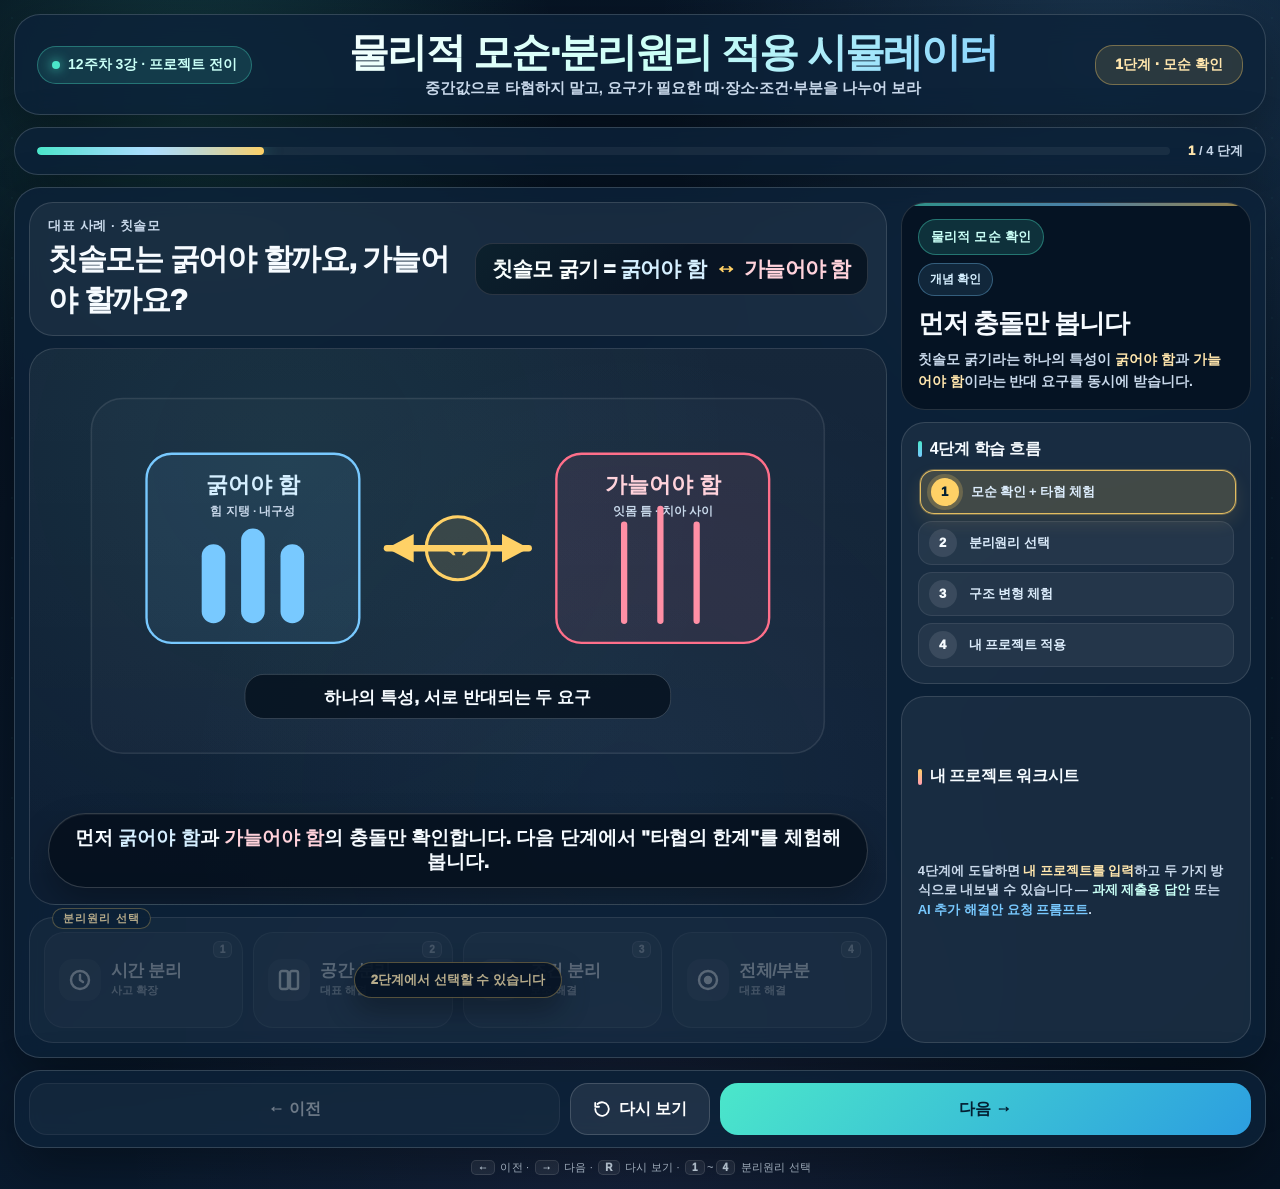
<file: week12-03-physical-contradiction-separation/index.html>
<!DOCTYPE html>
<html lang="ko">
<head>
<meta charset="UTF-8" />
<meta name="viewport" content="width=device-width, initial-scale=1.0" />
<title>물리적 모순·분리원리 적용 시뮬레이터 v10</title>
<style>
:root{
  --bg:#061323;
  --panel:#0d2239;
  --deep:#081a2f;
  --text:#f6fbff;
  --muted:#c8d8ea;
  --cyan:#78c9ff;
  --mint:#4be7ca;
  --red:#ff6f8a;
  --pink:#ff9db1;
  --yellow:#ffd166;
  --green:#65e6a4;
  --purple:#b99cff;
  --line:rgba(255,255,255,.16);
  --shadow:rgba(0,0,0,.38);
  --ease:cubic-bezier(.22,1,.36,1);
  --ease-bounce:cubic-bezier(.34,1.56,.64,1);
}
*{box-sizing:border-box}
html,body{margin:0;min-height:100%}
body{
  font-family:"Pretendard","Noto Sans KR","Apple SD Gothic Neo",Arial,sans-serif;
  color:var(--text);
  background:
    radial-gradient(circle at 15% 8%, rgba(75,231,202,.18), transparent 24%),
    radial-gradient(circle at 86% 4%, rgba(120,201,255,.15), transparent 28%),
    radial-gradient(circle at 50% 95%, rgba(185,156,255,.08), transparent 40%),
    linear-gradient(135deg,#050f1c,#0a1c31 55%,#061323);
  padding:14px;
  overflow-x:hidden;
  min-height:100vh;
}

/* Subtle animated grain overlay */
body::before{
  content:"";
  position:fixed;
  inset:0;
  pointer-events:none;
  z-index:0;
  background-image:
    radial-gradient(circle at 20% 30%, rgba(75,231,202,.04) 1px, transparent 1px),
    radial-gradient(circle at 70% 60%, rgba(120,201,255,.04) 1px, transparent 1px);
  background-size:60px 60px, 80px 80px;
  animation:drift 40s linear infinite;
}
@keyframes drift{
  to{background-position:60px 60px, -80px 80px}
}

.app{
  position:relative;
  z-index:1;
  width:min(1280px,100%);
  min-height:calc(100vh - 28px);
  margin:0 auto;
  display:grid;
  grid-template-rows:auto auto 1fr auto;
  gap:12px;
}

/* ============ ENTRANCE ANIMATIONS ============ */
.fadeUp{
  animation:fadeUp .7s var(--ease) backwards;
}
.fadeUp-1{animation-delay:.05s}
.fadeUp-2{animation-delay:.15s}
.fadeUp-3{animation-delay:.25s}
.fadeUp-4{animation-delay:.35s}
@keyframes fadeUp{
  from{opacity:0;transform:translateY(18px)}
  to{opacity:1;transform:translateY(0)}
}

.card{
  background:rgba(13,34,57,.84);
  border:1px solid var(--line);
  border-radius:26px;
  box-shadow:0 22px 55px var(--shadow);
  backdrop-filter:blur(14px);
}

/* ============ HEADER ============ */
.header{
  padding:16px 22px;
  display:grid;
  grid-template-columns:auto 1fr auto;
  gap:16px;
  align-items:center;
}
.badge{
  padding:9px 14px;
  border-radius:999px;
  background:rgba(75,231,202,.12);
  border:1px solid rgba(75,231,202,.34);
  color:#c9fff6;
  font-weight:900;
  font-size:14px;
  white-space:nowrap;
  display:inline-flex;
  align-items:center;
  gap:8px;
}
.badge .pulse{
  width:8px;height:8px;border-radius:50%;
  background:var(--mint);
  box-shadow:0 0 12px var(--mint);
  animation:livePulse 1.8s ease-in-out infinite;
}
@keyframes livePulse{
  0%,100%{opacity:1;transform:scale(1)}
  50%{opacity:.5;transform:scale(.7)}
}
.titleWrap{text-align:center}
.title{
  margin:0;
  font-size:clamp(26px,3.6vw,40px);
  line-height:1.06;
  letter-spacing:-.045em;
  font-weight:1000;
  background:linear-gradient(135deg,#fff 0%,#c9fff6 50%,#78c9ff 100%);
  -webkit-background-clip:text;
  background-clip:text;
  -webkit-text-fill-color:transparent;
}
.subtitle{
  margin:6px 0 0;
  color:var(--muted);
  font-size:clamp(13px,1.4vw,15px);
  font-weight:700;
}
.stageBadge{
  min-width:148px;
  justify-self:end;
  text-align:center;
  padding:10px 14px;
  border-radius:18px;
  background:rgba(255,209,102,.12);
  border:1px solid rgba(255,209,102,.36);
  color:#ffe6ad;
  font-weight:1000;
  font-size:14px;
  transition:all .3s var(--ease);
}
.stageBadge.bump{
  transform:scale(1.08);
  background:rgba(255,209,102,.22);
}

/* ============ PROGRESS BAR ============ */
.progressBar{
  padding:14px 22px;
  display:grid;
  grid-template-columns:1fr auto;
  gap:18px;
  align-items:center;
}
.progressTrack{
  height:8px;
  border-radius:999px;
  background:rgba(255,255,255,.06);
  position:relative;
  overflow:hidden;
}
.progressFill{
  position:absolute;
  inset:0 100% 0 0;
  background:linear-gradient(90deg,#4be7ca,#78c9ff,#ffd166);
  border-radius:999px;
  transition:right .6s var(--ease);
  box-shadow:0 0 18px rgba(75,231,202,.5);
}
.progressFill::after{
  content:"";
  position:absolute;
  inset:0;
  background:linear-gradient(90deg,transparent,rgba(255,255,255,.4),transparent);
  animation:shine 2.5s ease-in-out infinite;
}
@keyframes shine{
  from{transform:translateX(-100%)}
  to{transform:translateX(200%)}
}
.progressLabel{
  font-size:13px;
  color:var(--muted);
  font-weight:850;
  white-space:nowrap;
}
.progressLabel .num{color:#ffe6ad;font-weight:1000}

/* ============ MAIN LAYOUT ============ */
.main{
  padding:14px;
  display:grid;
  grid-template-columns:minmax(0,1.42fr) minmax(320px,.58fr);
  gap:14px;
  overflow:hidden;
}
.lab{
  display:grid;
  grid-template-rows:auto minmax(440px,1fr) auto;
  gap:12px;
  min-height:720px;
}

/* ============ TOP STRIP ============ */
.topStrip{
  display:grid;
  grid-template-columns:1fr auto;
  gap:14px;
  align-items:center;
  border-radius:24px;
  background:rgba(255,255,255,.055);
  border:1px solid rgba(255,255,255,.13);
  padding:14px 18px;
}
.question .label{
  color:var(--muted);
  font-size:13px;
  font-weight:850;
  letter-spacing:.05em;
  text-transform:uppercase;
}
.question .big{
  font-size:clamp(20px,2.5vw,30px);
  font-weight:1000;
  letter-spacing:-.045em;
  margin-top:4px;
  transition:all .4s var(--ease);
}
.question .big.changing{
  opacity:0;
  transform:translateY(-6px);
}
.formulaBar{
  border-radius:18px;
  padding:11px 16px;
  background:rgba(5,16,29,.78);
  border:1px solid rgba(255,255,255,.14);
  font-size:clamp(15px,1.8vw,21px);
  font-weight:1000;
  letter-spacing:-.035em;
  white-space:nowrap;
  position:relative;
  overflow:hidden;
}
.formulaBar::before{
  content:"";
  position:absolute;
  inset:0;
  background:linear-gradient(135deg,rgba(75,231,202,.06),transparent 50%);
  pointer-events:none;
}
.formulaBar.userFormula{
  background:rgba(255,209,102,.10);
  border-color:rgba(255,209,102,.36);
}
.formulaBar.userFormula::before{
  background:linear-gradient(135deg,rgba(255,209,102,.08),transparent 50%);
}
.formulaBar .mainTerm{color:#fff}
.formulaBar .left{color:#d5efff}
.formulaBar .right{color:#ffd2db}
.formulaBar .vs{
  display:inline-block;
  color:#ffd166;
  animation:vsPulse 2.2s ease-in-out infinite;
  font-size:1.05em;
  margin:0 .15em;
}
@keyframes vsPulse{
  0%,100%{transform:scale(1);opacity:1}
  50%{transform:scale(1.18);opacity:.7}
}

/* ============ SCENE / VISUAL ============ */
.scene{
  position:relative;
  overflow:hidden;
  border-radius:26px;
  background:
    radial-gradient(circle at 30% 20%, rgba(75,231,202,.06), transparent 60%),
    radial-gradient(circle at 70% 80%, rgba(120,201,255,.05), transparent 60%),
    linear-gradient(180deg,rgba(255,255,255,.055),rgba(255,255,255,.02)),
    var(--deep);
  border:1px solid rgba(255,255,255,.13);
  display:grid;
  grid-template-rows:1fr auto;
}
.visualWrap{
  position:relative;
  min-height:440px;
  display:grid;
  place-items:center;
  padding:18px 18px 4px;
}
.visualWrap svg{
  width:100%;
  height:100%;
  max-height:460px;
  display:block;
}
.message{
  justify-self:center;
  width:min(900px,calc(100% - 36px));
  min-height:60px;
  margin:0 0 16px;
  padding:12px 20px;
  border-radius:999px;
  background:rgba(5,16,29,.85);
  border:1px solid rgba(255,255,255,.18);
  box-shadow:0 16px 34px rgba(0,0,0,.28), inset 0 1px 0 rgba(255,255,255,.06);
  display:flex;
  justify-content:center;
  align-items:center;
  text-align:center;
  font-size:clamp(14px,1.7vw,19px);
  font-weight:1000;
  line-height:1.3;
  transition:all .4s var(--ease);
}
.message.changing{opacity:0;transform:translateY(6px)}
.message .accent{color:#ffe6ad}
.message .blue{color:#d5efff}
.message .pink{color:#ffd2db}
.message .mint{color:#c9fff6}

/* SVG scene visibility */
.sceneLayer{
  opacity:0;
  pointer-events:none;
  transition:opacity .35s var(--ease);
}
.state-conflict .conflictScene,
.state-tradeoff .tradeoffScene,
.state-select .selectScene,
.state-time .timeScene,
.state-space .spaceScene,
.state-condition .conditionScene,
.state-part .partScene{
  opacity:1;
  pointer-events:auto;
}

/* Replay flash */
.replay-flash .visualWrap::after{
  content:"";
  position:absolute;
  inset:0;
  border-radius:26px;
  background:radial-gradient(circle, rgba(255,209,102,.25), transparent 60%);
  animation:replayFlash .8s var(--ease);
  pointer-events:none;
}
@keyframes replayFlash{
  from{opacity:0;transform:scale(.9)}
  50%{opacity:1}
  to{opacity:0;transform:scale(1.05)}
}

/* ============ TRADEOFF INTERACTIVE (1단계) ============ */
.tradeoffOverlay{
  position:absolute;
  inset:auto 0 12px;
  display:none;
  padding:0 22px;
  pointer-events:none;
}
.state-tradeoff .tradeoffOverlay{display:block}
.tradeoffPanel{
  pointer-events:auto;
  background:rgba(5,16,29,.88);
  border:1px solid rgba(255,255,255,.18);
  border-radius:22px;
  padding:14px 18px;
  display:grid;
  grid-template-columns:1fr 1.4fr 1fr;
  gap:16px;
  align-items:center;
  box-shadow:0 16px 36px rgba(0,0,0,.32);
  backdrop-filter:blur(10px);
}
.gaugeBlock{
  display:grid;
  gap:6px;
}
.gaugeLabel{
  font-size:13px;
  font-weight:1000;
  letter-spacing:-.02em;
  display:flex;
  justify-content:space-between;
  align-items:baseline;
}
.gaugeLabel .name{color:#fff}
.gaugeLabel .pct{
  font-size:18px;
  font-weight:1000;
  font-variant-numeric:tabular-nums;
}
.gaugeBlock.thick .pct{color:#78c9ff}
.gaugeBlock.thin .pct{color:#ff9db1}
.gaugeTrack{
  height:14px;
  border-radius:999px;
  background:rgba(255,255,255,.07);
  position:relative;
  overflow:hidden;
}
.gaugeFill{
  position:absolute;
  inset:0 100% 0 0;
  border-radius:999px;
  transition:right .15s linear;
}
.gaugeBlock.thick .gaugeFill{
  background:linear-gradient(90deg,#3a9bd9,#78c9ff);
  box-shadow:0 0 14px rgba(120,201,255,.55);
}
.gaugeBlock.thin .gaugeFill{
  background:linear-gradient(90deg,#d94970,#ff9db1);
  box-shadow:0 0 14px rgba(255,157,177,.55);
}
.sliderBlock{
  display:grid;
  gap:8px;
  text-align:center;
}
.sliderHint{
  font-size:12px;
  color:var(--muted);
  font-weight:800;
}
.sliderHint .em{color:#ffd166;font-weight:1000}
input[type=range].thickSlider{
  -webkit-appearance:none;
  appearance:none;
  width:100%;
  height:8px;
  border-radius:999px;
  background:linear-gradient(90deg,#3a9bd9 0%,#666 50%,#d94970 100%);
  outline:none;
}
input[type=range].thickSlider::-webkit-slider-thumb{
  -webkit-appearance:none;
  appearance:none;
  width:26px;height:26px;
  border-radius:50%;
  background:#ffd166;
  border:3px solid #042033;
  cursor:grab;
  box-shadow:0 0 0 4px rgba(255,209,102,.2), 0 4px 12px rgba(0,0,0,.4);
  transition:transform .15s var(--ease);
}
input[type=range].thickSlider::-webkit-slider-thumb:active{cursor:grabbing;transform:scale(1.15)}
input[type=range].thickSlider::-moz-range-thumb{
  width:26px;height:26px;
  border-radius:50%;
  background:#ffd166;
  border:3px solid #042033;
  cursor:grab;
  box-shadow:0 0 0 4px rgba(255,209,102,.2);
}
.verdict{
  font-size:14px;
  font-weight:1000;
  padding:8px 12px;
  border-radius:14px;
  text-align:center;
  letter-spacing:-.02em;
  transition:all .25s var(--ease);
  line-height:1.3;
}
.verdict.bad{
  background:rgba(255,111,138,.15);
  color:#ffb3c0;
  border:1px solid rgba(255,111,138,.35);
}
.verdict.warn{
  background:rgba(255,209,102,.13);
  color:#ffe6ad;
  border:1px solid rgba(255,209,102,.35);
}
.verdict.trap{
  background:
    repeating-linear-gradient(45deg, rgba(255,111,138,.08), rgba(255,111,138,.08) 8px, rgba(255,209,102,.14) 8px, rgba(255,209,102,.14) 16px);
  color:#ffd6a8;
  border:1px solid rgba(255,111,138,.42);
  box-shadow:inset 0 0 0 1px rgba(255,209,102,.08);
}

/* ============ PRINCIPLES BUTTONS ============ */
.principles{
  border-radius:24px;
  background:rgba(255,255,255,.055);
  border:1px solid rgba(255,255,255,.13);
  padding:14px;
  display:grid;
  grid-template-columns:repeat(4,1fr);
  gap:10px;
  position:relative;
}
.principles::before{
  content:"분리원리 선택";
  position:absolute;
  top:-10px;
  left:22px;
  padding:2px 10px;
  font-size:11px;
  font-weight:1000;
  letter-spacing:.1em;
  color:#ffe6ad;
  background:rgba(13,34,57,.95);
  border:1px solid rgba(255,209,102,.4);
  border-radius:999px;
}
.principleBtn{
  position:relative;
  min-height:96px;
  border:none;
  border-radius:20px;
  cursor:pointer;
  padding:13px 14px;
  color:#fff;
  background:rgba(255,255,255,.06);
  border:1px solid rgba(255,255,255,.13);
  text-align:left;
  transition:all .25s var(--ease);
  overflow:hidden;
  display:grid;
  grid-template-columns:auto 1fr;
  gap:10px;
  align-items:center;
}
.principleBtn[disabled]{
  cursor:not-allowed;
  opacity:.42;
  filter:grayscale(.45);
}
.principleBtn[disabled]:hover{
  transform:none;
  border-color:rgba(255,255,255,.13);
  box-shadow:none;
}
.principleBtn[disabled]::before{display:none}
.principles.locked{
  opacity:.7;
  position:relative;
}
.principles.locked::after{
  content:"2단계에서 선택할 수 있습니다";
  position:absolute;
  top:50%;left:50%;
  transform:translate(-50%,-50%);
  padding:8px 16px;
  background:rgba(5,16,29,.92);
  border:1px solid rgba(255,209,102,.45);
  border-radius:999px;
  font-size:13px;
  font-weight:1000;
  color:#ffe6ad;
  pointer-events:none;
  z-index:2;
  box-shadow:0 12px 28px rgba(0,0,0,.4);
  white-space:nowrap;
}
.principleBtn::before{
  content:"";
  position:absolute;
  inset:0;
  background:radial-gradient(circle at var(--mx,50%) var(--my,50%), rgba(255,255,255,.12), transparent 50%);
  opacity:0;
  transition:opacity .3s;
  pointer-events:none;
}
.principleBtn:hover::before{opacity:1}
.principleBtn:hover{
  transform:translateY(-3px);
  border-color:rgba(255,209,102,.4);
  box-shadow:0 10px 24px rgba(0,0,0,.32);
}
.principleBtn:focus-visible{
  outline:2px solid var(--yellow);
  outline-offset:3px;
}
.principleBtn.active{
  color:#042033;
  background:linear-gradient(135deg,#ffd166,#4be7ca);
  border-color:transparent;
  box-shadow:0 14px 32px rgba(75,231,202,.25);
  transform:translateY(-2px);
}
.pIcon{
  width:42px;height:42px;
  border-radius:14px;
  background:rgba(255,255,255,.08);
  display:grid;place-items:center;
  transition:all .25s var(--ease);
  flex-shrink:0;
}
.principleBtn.active .pIcon{
  background:rgba(4,32,51,.18);
}
.pIcon svg{width:24px;height:24px}
.principleBtn b{
  display:block;
  font-size:clamp(14px,1.5vw,17px);
  letter-spacing:-.03em;
  line-height:1.1;
}
.principleBtn small{
  display:block;
  margin-top:3px;
  color:rgba(255,255,255,.7);
  font-size:11px;
  font-weight:800;
  line-height:1.25;
}
.principleBtn.active small{color:rgba(4,32,51,.7)}
.principleBtn .kbd{
  position:absolute;
  top:8px;
  right:10px;
  font-size:10px;
  font-weight:1000;
  padding:2px 6px;
  border-radius:6px;
  background:rgba(255,255,255,.1);
  color:rgba(255,255,255,.65);
  border:1px solid rgba(255,255,255,.15);
}
.principleBtn.active .kbd{
  background:rgba(4,32,51,.18);
  color:rgba(4,32,51,.7);
  border-color:rgba(4,32,51,.18);
}

/* ============ SIDEBAR ============ */
.sidebar{
  display:grid;
  grid-template-rows:auto auto 1fr;
  gap:12px;
}
.resultPanel,
.flowPanel,
.transferPanel{
  border-radius:24px;
  background:rgba(255,255,255,.055);
  border:1px solid rgba(255,255,255,.13);
  padding:16px;
}
.resultPanel{
  background:rgba(5,16,29,.74);
  position:relative;
  overflow:hidden;
}
.resultPanel::before{
  content:"";
  position:absolute;
  top:0;left:0;right:0;
  height:3px;
  background:linear-gradient(90deg,#4be7ca,#78c9ff,#ffd166);
  opacity:.6;
}
.resultBadge{
  width:max-content;
  max-width:100%;
  border-radius:999px;
  padding:8px 12px;
  background:rgba(75,231,202,.14);
  border:1px solid rgba(75,231,202,.38);
  color:#c9fff6;
  font-size:13px;
  font-weight:1000;
  letter-spacing:.02em;
}
.suitabilityBadge{
  width:max-content;
  max-width:100%;
  border-radius:999px;
  padding:7px 11px;
  margin-top:8px;
  color:#042033;
  background:linear-gradient(135deg,#ffd166,#4be7ca);
  font-size:12px;
  font-weight:1000;
}
.suitabilityBadge.secondary{
  color:#ffe6ad;
  background:rgba(255,209,102,.11);
  border:1px solid rgba(255,209,102,.36);
}
.suitabilityBadge.thinking{
  color:#d5efff;
  background:rgba(120,201,255,.11);
  border:1px solid rgba(120,201,255,.34);
}
.resultTitle{
  margin:10px 0 8px;
  font-size:clamp(19px,2.2vw,26px);
  letter-spacing:-.045em;
  font-weight:1000;
  transition:all .4s var(--ease);
}
.resultText{
  margin:0;
  color:var(--muted);
  line-height:1.55;
  font-size:14px;
  font-weight:750;
  transition:all .4s var(--ease);
}
.resultText span{color:#ffe6ad;font-weight:1000}
.resultTitle.changing,
.resultText.changing{
  opacity:0;
  transform:translateY(-4px);
}

.flowPanel h3,
.transferPanel h3{
  margin:0 0 10px;
  font-size:16px;
  letter-spacing:-.02em;
  display:flex;
  align-items:center;
  gap:8px;
}
.flowPanel h3::before{
  content:"";
  width:4px;height:16px;
  border-radius:2px;
  background:linear-gradient(180deg,#4be7ca,#78c9ff);
}
.transferPanel h3::before{
  content:"";
  width:4px;height:16px;
  border-radius:2px;
  background:linear-gradient(180deg,#ffd166,#ff9db1);
}
.steps{
  display:grid;
  gap:7px;
}
.step{
  display:grid;
  grid-template-columns:30px 1fr;
  gap:10px;
  align-items:center;
  min-height:42px;
  border-radius:14px;
  background:rgba(255,255,255,.055);
  border:1px solid rgba(255,255,255,.08);
  padding:7px 10px;
  transition:all .35s var(--ease);
}
.step.active{
  border-color:rgba(255,209,102,.5);
  background:rgba(255,209,102,.10);
  transform:translateX(2px);
}
.step.current{
  border-color:rgba(255,209,102,.85);
  background:rgba(255,209,102,.18);
  box-shadow:0 0 0 1px rgba(255,209,102,.3), 0 8px 18px rgba(255,209,102,.12);
}
.stepNo{
  width:28px;height:28px;
  border-radius:50%;
  display:grid;
  place-items:center;
  background:rgba(255,255,255,.10);
  font-weight:1000;
  font-size:13px;
  transition:all .35s var(--ease);
}
.step.active .stepNo{
  background:#ffd166;
  color:#042033;
}
.step.current .stepNo{
  box-shadow:0 0 0 4px rgba(255,209,102,.22);
}
.stepText{
  font-size:13px;
  color:#dcecfb;
  font-weight:850;
  letter-spacing:-.01em;
}

/* ============ TRANSFER (4단계 워크시트) ============ */
.transferPanel{
  display:grid;
  gap:10px;
}
.transferContent{display:none}
.transferPanel.show{
  background:rgba(255,209,102,.06);
  border-color:rgba(255,209,102,.3);
}
.transferPanel.show .transferContent{display:grid;gap:10px}
.transferPanel.show .transferPlaceholder{display:none}
.transferPlaceholder{
  display:block;
  color:var(--muted);
  font-size:13px;
  line-height:1.5;
  font-weight:800;
}
.worksheet{
  border-radius:16px;
  background:rgba(5,16,29,.55);
  border:1px solid rgba(255,209,102,.25);
  padding:12px;
  display:grid;
  gap:8px;
}
.worksheet label{
  font-size:11px;
  color:#ffe6ad;
  font-weight:1000;
  letter-spacing:.05em;
  text-transform:uppercase;
}
.worksheet input,.worksheet textarea{
  width:100%;
  background:rgba(255,255,255,.05);
  border:1px solid rgba(255,255,255,.16);
  border-radius:10px;
  padding:8px 10px;
  color:#fff;
  font-size:13px;
  font-family:inherit;
  font-weight:700;
  transition:all .2s ease;
  resize:none;
}
.worksheet input:focus,.worksheet textarea:focus{
  outline:none;
  border-color:rgba(255,209,102,.6);
  background:rgba(255,255,255,.08);
  box-shadow:0 0 0 3px rgba(255,209,102,.15);
}
.worksheet input::placeholder,.worksheet textarea::placeholder{
  color:rgba(255,255,255,.32);
}
.worksheetRow{display:grid;gap:4px}
.worksheetRow.compact{grid-template-columns:1fr 1fr;gap:8px}
.worksheetRow.compact > .worksheetRow{grid-template-columns:1fr}
.principleChoice{
  display:grid;
  grid-template-columns:repeat(2,1fr);
  gap:6px;
}
.principleChoice button{
  border:1px solid rgba(255,255,255,.14);
  background:rgba(255,255,255,.04);
  border-radius:10px;
  padding:6px 8px;
  color:#dcecfb;
  font-size:11px;
  font-weight:1000;
  cursor:pointer;
  transition:all .2s ease;
}
.principleChoice button:hover{
  background:rgba(255,255,255,.08);
  border-color:rgba(255,209,102,.4);
}
.principleChoice button.sel{
  background:linear-gradient(135deg,#ffd166,#4be7ca);
  color:#042033;
  border-color:transparent;
}
.worksheetActions{
  display:grid;
  grid-template-columns:1fr 1fr;
  gap:8px;
  margin-top:4px;
}
.wsBtn{
  border:none;
  border-radius:12px;
  padding:9px 10px;
  font-size:12px;
  font-weight:1000;
  cursor:pointer;
  transition:all .2s ease;
}
.wsBtn.primary{
  background:linear-gradient(135deg,#4be7ca,#78c9ff);
  color:#042033;
}
.wsBtn.primary:hover{filter:brightness(1.08);transform:translateY(-1px)}
.wsBtn.ai{
  background:linear-gradient(135deg,#b99cff,#78c9ff);
  color:#0a1024;
}
.wsBtn.ai:hover{filter:brightness(1.08);transform:translateY(-1px)}
.wsBtn.secondary{
  background:rgba(255,255,255,.08);
  color:#fff;
  border:1px solid rgba(255,255,255,.14);
}
.wsBtn.secondary:hover{background:rgba(255,255,255,.14)}
.wsHint{
  font-size:11px;
  color:var(--muted);
  font-weight:800;
  line-height:1.4;
  padding:6px 8px;
  border-radius:8px;
  background:rgba(255,255,255,.03);
}

/* Transfer center scene (case grid) */
.transferScene{
  display:none;
  min-height:440px;
  border-radius:26px;
  background:
    radial-gradient(circle at 30% 20%, rgba(255,209,102,.06), transparent 60%),
    linear-gradient(180deg,rgba(255,255,255,.055),rgba(255,255,255,.02)),
    var(--deep);
  border:1px solid rgba(255,255,255,.13);
  padding:22px;
  overflow:hidden;
}
.transferSceneHeader{
  display:grid;
  gap:6px;
  margin-bottom:14px;
}
.transferSceneHeader .lbl{
  color:#ffe6ad;
  font-weight:1000;
  font-size:13px;
  letter-spacing:.05em;
  text-transform:uppercase;
}
.transferSceneHeader h2{
  margin:0;
  font-size:clamp(22px,2.8vw,32px);
  letter-spacing:-.045em;
}
.transferSceneHeader p{
  margin:0;
  color:var(--muted);
  font-size:14px;
  line-height:1.45;
  font-weight:800;
}
.transferGrid{
  display:grid;
  grid-template-columns:repeat(3,1fr);
  gap:11px;
}
.transferCard{
  min-height:220px;
  border-radius:20px;
  background:rgba(255,255,255,.065);
  border:1px solid rgba(255,255,255,.13);
  padding:13px;
  display:grid;
  align-content:start;
  gap:8px;
  box-shadow:0 14px 30px rgba(0,0,0,.18);
  transition:all .3s var(--ease);
  cursor:default;
  opacity:0;
  transform:translateY(14px);
}
.state-apply .transferCard{
  animation:cardIn .6s var(--ease) forwards;
}
.state-apply .transferCard:nth-child(1){animation-delay:.05s}
.state-apply .transferCard:nth-child(2){animation-delay:.13s}
.state-apply .transferCard:nth-child(3){animation-delay:.21s}
.state-apply .transferCard:nth-child(4){animation-delay:.29s}
.state-apply .transferCard:nth-child(5){animation-delay:.37s}
.state-apply .transferCard:nth-child(6){animation-delay:.45s}
@keyframes cardIn{
  to{opacity:1;transform:translateY(0)}
}
.transferCard:hover{
  background:rgba(255,255,255,.075);
  border-color:rgba(255,209,102,.3);
}
.transferCard b{
  display:block;
  color:#fff;
  font-size:clamp(14px,1.5vw,17px);
  letter-spacing:-.025em;
}
.transferCard .formula{
  color:#ffe6ad;
  font-size:12px;
  line-height:1.35;
  font-weight:1000;
}
.transferCard .principleLine{
  display:grid;
  gap:3px;
  padding:7px 9px;
  border-radius:11px;
  background:rgba(255,255,255,.045);
  border:1px solid rgba(255,255,255,.09);
}
.transferCard .principleLine strong{
  color:#c9fff6;
  font-size:11px;
  font-weight:1000;
  letter-spacing:.03em;
}
.transferCard .principleLine span{
  color:var(--muted);
  font-size:12px;
  line-height:1.32;
  font-weight:800;
}
.state-apply .scene{display:none}
.state-apply .transferScene{display:block}
.state-apply .principles{display:none}

/* ============ NAV ============ */
.nav{
  padding:12px 14px;
  display:grid;
  grid-template-columns:1fr auto 1fr;
  gap:10px;
  align-items:center;
}
.navBtn,.restartBtn{
  min-height:52px;
  border:none;
  border-radius:18px;
  color:#042033;
  background:linear-gradient(135deg,var(--mint),#2c9ee0);
  font-size:16px;
  font-weight:1000;
  cursor:pointer;
  transition:all .2s var(--ease);
  position:relative;
  overflow:hidden;
}
.navBtn:focus-visible,.restartBtn:focus-visible{
  outline:2px solid var(--yellow);
  outline-offset:3px;
}
.navBtn:disabled{
  opacity:.4;
  cursor:not-allowed;
}
.navBtn:not(:disabled):hover,.restartBtn:hover{
  transform:translateY(-2px);
  filter:brightness(1.08);
  box-shadow:0 12px 26px rgba(75,231,202,.3);
}
.navBtn.secondary,
.restartBtn{
  color:#fff;
  background:rgba(255,255,255,.08);
  border:1px solid var(--line);
}
.navBtn.secondary:hover,.restartBtn:hover{
  background:rgba(255,255,255,.13);
}
.restartBtn{
  padding:0 22px;
  white-space:nowrap;
  display:flex;
  align-items:center;
  gap:8px;
  justify-content:center;
}
.restartBtn .ico{
  width:18px;height:18px;
  display:grid;place-items:center;
}
.restartBtn:hover .ico{animation:spinOnce .6s var(--ease)}
@keyframes spinOnce{
  from{transform:rotate(0)}
  to{transform:rotate(-360deg)}
}

/* Ripple effect on click */
.ripple{
  position:absolute;
  border-radius:50%;
  background:rgba(255,255,255,.4);
  pointer-events:none;
  transform:scale(0);
  animation:ripple .55s ease-out;
}
@keyframes ripple{
  to{transform:scale(4);opacity:0}
}

/* ============ KBD HINT ============ */
.kbdHint{
  text-align:center;
  font-size:11px;
  color:var(--muted);
  padding:0 8px;
  letter-spacing:.02em;
}
.kbdHint kbd{
  display:inline-block;
  padding:1px 6px;
  font-size:10px;
  font-weight:1000;
  border-radius:5px;
  background:rgba(255,255,255,.08);
  border:1px solid rgba(255,255,255,.14);
  color:#dcecfb;
  font-family:inherit;
  margin:0 2px;
}

/* ============ TOAST ============ */
.toast{
  position:fixed;
  bottom:30px;
  left:50%;
  transform:translateX(-50%) translateY(20px);
  padding:12px 22px;
  background:rgba(13,34,57,.96);
  border:1px solid rgba(75,231,202,.5);
  border-radius:14px;
  color:#fff;
  font-weight:1000;
  font-size:14px;
  box-shadow:0 16px 40px rgba(0,0,0,.5);
  z-index:1000;
  opacity:0;
  pointer-events:none;
  transition:all .35s var(--ease);
  display:flex;
  align-items:center;
  gap:10px;
}
.toast.show{
  opacity:1;
  transform:translateX(-50%) translateY(0);
}
.toast .check{
  width:20px;height:20px;
  border-radius:50%;
  background:var(--mint);
  display:grid;place-items:center;
  color:#042033;
  font-size:13px;
  font-weight:1000;
}

/* ============ SVG ANIMATION STATES ============ */
/* Space — morph */
.state-space .spaceBristle{
  animation:bristleMorph 1.2s var(--ease) forwards;
}
@keyframes bristleMorph{
  from{transform:scaleX(1.3);opacity:.6}
  to{transform:scaleX(1);opacity:1}
}
.state-space .spaceTipBristle{
  animation:tipAppear .9s var(--ease) .25s forwards;
  opacity:0;
}
@keyframes tipAppear{
  from{opacity:0;transform:translateY(8px) scaleY(.6)}
  to{opacity:1;transform:translateY(0) scaleY(1)}
}
.state-space .spaceLabel{
  animation:labelIn .7s var(--ease) .5s backwards;
}
@keyframes labelIn{
  from{opacity:0;transform:translateX(-8px)}
  to{opacity:1;transform:translateX(0)}
}

/* Time — timeline (v13: 2 cycles then settle in fully readable state) */
.state-time .tlPin{
  animation:pinSlide 3s ease-in-out 2 forwards;
}
@keyframes pinSlide{
  0%{transform:translateX(0)}
  100%{transform:translateX(680px)}
}
.state-time .tlPhase1,
.state-time .tlPhase2,
.state-time .tlPhase3{
  animation:phaseFade 3s ease-in-out 2 forwards;
  opacity:.9; /* fallback after animation completes */
}
.state-time .tlPhase2{animation-delay:-1s}
.state-time .tlPhase3{animation-delay:-2s}
@keyframes phaseFade{
  0%,30%{opacity:.5}
  35%,45%{opacity:1;filter:drop-shadow(0 0 12px rgba(255,209,102,.6))}
  50%,80%{opacity:.5}
  100%{opacity:.9;filter:none}
}

/* Condition — slider controlled, smooth response */
.cBristle{
  transition:transform .15s ease-out;
}
.state-condition .pressArrow{
  animation:pressBob 2s ease-in-out infinite;
}
@keyframes pressBob{
  0%,100%{transform:translateY(-2px)}
  50%{transform:translateY(8px)}
}

/* Part — stagger appearance of side bristles */
.state-part .partWhole{
  animation:partWholeIn .7s var(--ease) backwards;
}
@keyframes partWholeIn{
  from{opacity:0;transform:translateY(8px)}
  to{opacity:1;transform:translateY(0)}
}
.state-part .partSideL{
  animation:sideRise .9s var(--ease-bounce) .4s backwards;
}
.state-part .partSideR{
  animation:sideRise .9s var(--ease-bounce) .55s backwards;
}
@keyframes sideRise{
  from{opacity:0;transform:translateY(28px) scaleY(.3)}
  to{opacity:1;transform:translateY(0) scaleY(1)}
}
.state-part .partLabel{
  animation:labelIn .6s var(--ease) .7s backwards;
}

/* Conflict — gentle pulse */
.state-conflict .conflictArrow{
  animation:conflictPulse 2.4s ease-in-out infinite;
  transform-origin:520px 248px;
}
@keyframes conflictPulse{
  0%,100%{transform:scale(1);opacity:1}
  50%{transform:scale(1.08);opacity:.85}
}

/* Select — gentle floating */
.state-select .selBox{
  animation:floatY 3.5s ease-in-out infinite;
}
.state-select .selBox:nth-child(2){animation-delay:-.5s}
.state-select .selBox:nth-child(3){animation-delay:-1s}
.state-select .selBox:nth-child(4){animation-delay:-1.5s}
@keyframes floatY{
  0%,100%{transform:translateY(0)}
  50%{transform:translateY(-6px)}
}

/* ============ ACCESSIBILITY ============ */
@media (prefers-reduced-motion: reduce){
  *,*::before,*::after{
    animation-duration:.01ms !important;
    animation-iteration-count:1 !important;
    transition-duration:.01ms !important;
    scroll-behavior:auto !important;
  }
  body::before{display:none}
}

/* ============ RESPONSIVE ============ */
@media(max-width:1060px){
  body{padding:8px}
  .app{min-height:calc(100vh - 16px)}
  .transferGrid{grid-template-columns:1fr 1fr}
  .header{grid-template-columns:1fr}
  .titleWrap{text-align:left}
  .stageBadge{justify-self:start}
  .main{grid-template-columns:1fr}
  .lab{min-height:auto}
  .topStrip{grid-template-columns:1fr}
  .formulaBar{white-space:normal}
  .principles{grid-template-columns:1fr 1fr}
  .nav{grid-template-columns:1fr 1fr 1fr}
  .restartBtn{padding:0 12px;font-size:13px}
  .sidebar{order:-1}
  .flowPanel{display:none}
  .sidebar .flowPanel{display:block}
  .tradeoffPanel{grid-template-columns:1fr;gap:10px}
  /* v13: on mobile, hide the transfer panel placeholder until step 4 */
  .sidebar .transferPanel:not(.show){display:none}
}
@media(max-width:640px){
  .principles{grid-template-columns:1fr}
  .transferGrid{grid-template-columns:1fr}
  .visualWrap{min-height:340px}
  .visualWrap svg{max-height:340px}
  .message{border-radius:22px;font-size:13px}
  .kbdHint{display:none}
  .principleBtn .kbd{display:none}
  .worksheetRow.compact{grid-template-columns:1fr}
}
</style>
</head>
<body class="state-conflict">

<div class="app">

  <!-- ============ HEADER ============ -->
  <header class="card header fadeUp fadeUp-1">
    <div class="badge">
      <span class="pulse"></span>
      12주차 3강 · 프로젝트 전이
    </div>
    <div class="titleWrap">
      <h1 class="title">물리적 모순·분리원리 적용 시뮬레이터</h1>
      <p class="subtitle">중간값으로 타협하지 말고, 요구가 필요한 때·장소·조건·부분을 나누어 보라</p>
    </div>
    <div class="stageBadge" id="stageBadge">1단계 · 모순 확인</div>
  </header>

  <!-- ============ PROGRESS BAR ============ -->
  <div class="card progressBar fadeUp fadeUp-2">
    <div class="progressTrack">
      <div class="progressFill" id="progressFill" style="right:75%"></div>
    </div>
    <div class="progressLabel"><span class="num" id="progressNum">1</span> / 4 단계</div>
  </div>

  <!-- ============ MAIN ============ -->
  <main class="card main fadeUp fadeUp-3">

    <section class="lab">

      <!-- TOP STRIP -->
      <section class="topStrip">
        <div class="question">
          <div class="label">대표 사례 · 칫솔모</div>
          <div class="big" id="mainQuestion">칫솔모는 굵어야 할까요, 가늘어야 할까요?</div>
        </div>
        <div class="formulaBar">
          <span class="mainTerm">칫솔모 굵기</span> =
          <span class="left">굵어야 함</span>
          <span class="vs">↔</span>
          <span class="right">가늘어야 함</span>
        </div>
      </section>

      <!-- ============ SCENE / SVG ============ -->
      <section class="scene">
        <div class="visualWrap">
          <svg viewBox="0 0 1040 560" aria-label="물리적 모순·분리원리 시각화" role="img">
            <defs>
              <linearGradient id="handleGrad" x1="0" x2="1">
                <stop offset="0" stop-color="#d8edff"/>
                <stop offset="1" stop-color="#78c9ff"/>
              </linearGradient>
              <linearGradient id="mintGrad" x1="0" x2="1">
                <stop offset="0" stop-color="#4be7ca"/>
                <stop offset="1" stop-color="#78c9ff"/>
              </linearGradient>
              <linearGradient id="goldGrad" x1="0" x2="1">
                <stop offset="0" stop-color="#ffd166"/>
                <stop offset="1" stop-color="#ff9db1"/>
              </linearGradient>
              <radialGradient id="sceneGlow">
                <stop offset="0" stop-color="rgba(75,231,202,.18)"/>
                <stop offset="1" stop-color="transparent"/>
              </radialGradient>
            </defs>

            <rect x="55" y="40" width="930" height="450" rx="40" fill="rgba(255,255,255,.025)" stroke="rgba(255,255,255,.1)" stroke-width="2"/>

            <!-- ============ CONFLICT SCENE ============ -->
            <g class="sceneLayer conflictScene">
              <g transform="translate(125 110)">
                <rect x="0" y="0" width="270" height="240" rx="32" fill="rgba(120,201,255,.08)" stroke="#78c9ff" stroke-width="3"/>
                <text x="135" y="48" fill="#d5efff" font-size="28" font-weight="1000" text-anchor="middle">굵어야 함</text>
                <text x="135" y="78" fill="#c8d8ea" font-size="15" font-weight="850" text-anchor="middle">힘 지탱 · 내구성</text>
                <rect x="70" y="115" width="30" height="100" rx="15" fill="#78c9ff"/>
                <rect x="120" y="95" width="30" height="120" rx="15" fill="#78c9ff"/>
                <rect x="170" y="115" width="30" height="100" rx="15" fill="#78c9ff"/>
              </g>
              <g transform="translate(645 110)">
                <rect x="0" y="0" width="270" height="240" rx="32" fill="rgba(255,111,138,.08)" stroke="#ff6f8a" stroke-width="3"/>
                <text x="135" y="48" fill="#ffd2db" font-size="28" font-weight="1000" text-anchor="middle">가늘어야 함</text>
                <text x="135" y="78" fill="#c8d8ea" font-size="15" font-weight="850" text-anchor="middle">잇몸 틈 · 치아 사이</text>
                <rect x="82" y="86" width="8" height="130" rx="4" fill="#ff8fa5"/>
                <rect x="128" y="66" width="8" height="150" rx="4" fill="#ff8fa5"/>
                <rect x="174" y="86" width="8" height="130" rx="4" fill="#ff8fa5"/>
              </g>
              <g class="conflictArrow">
                <line x1="430" y1="230" x2="610" y2="230" stroke="#ffd166" stroke-width="8" stroke-linecap="round"/>
                <polygon points="610,230 576,212 576,248" fill="#ffd166"/>
                <polygon points="430,230 464,212 464,248" fill="#ffd166"/>
                <circle cx="520" cy="230" r="40" fill="rgba(255,209,102,.13)" stroke="#ffd166" stroke-width="4"/>
                <text x="520" y="246" fill="#ffd166" font-size="42" font-weight="1000" text-anchor="middle">↔</text>
              </g>
              <g transform="translate(250 390)">
                <rect width="540" height="56" rx="24" fill="rgba(5,16,29,.78)" stroke="rgba(255,255,255,.18)"/>
                <text x="270" y="36" fill="#f6fbff" font-size="22" font-weight="1000" text-anchor="middle">하나의 특성, 서로 반대되는 두 요구</text>
              </g>
            </g>

            <!-- ============ TRADEOFF SCENE (1.5 - 슬라이더 인터랙션) ============ -->
            <g class="sceneLayer tradeoffScene">
              <text x="520" y="78" fill="#ffe6ad" font-size="28" font-weight="1000" text-anchor="middle">슬라이더를 좌우로 움직여 보세요</text>
              <text x="520" y="108" fill="#c8d8ea" font-size="15" font-weight="850" text-anchor="middle">"중간 굵기로 타협"이 정말 답이 될까요?</text>

              <!-- Dynamic toothbrush -->
              <g transform="translate(220 150)">
                <!-- Handle -->
                <rect x="0" y="120" width="600" height="48" rx="24" fill="url(#handleGrad)" opacity=".95"/>
                <rect x="60" y="92" width="490" height="50" rx="18" fill="url(#mintGrad)" opacity=".88"/>
                <!-- Bristles - width controlled by JS via id -->
                <g id="tradeoffBristles">
                  <!-- These rects will have x and width updated dynamically -->
                  <rect class="tBristle" data-i="0" x="100" y="20" width="20" height="80" rx="6" fill="#ff8fa5"/>
                  <rect class="tBristle" data-i="1" x="160" y="6"  width="20" height="94" rx="6" fill="#ff8fa5"/>
                  <rect class="tBristle" data-i="2" x="220" y="14" width="20" height="86" rx="6" fill="#ff8fa5"/>
                  <rect class="tBristle" data-i="3" x="280" y="2"  width="20" height="98" rx="6" fill="#ff8fa5"/>
                  <rect class="tBristle" data-i="4" x="340" y="14" width="20" height="86" rx="6" fill="#ff8fa5"/>
                  <rect class="tBristle" data-i="5" x="400" y="6"  width="20" height="94" rx="6" fill="#ff8fa5"/>
                  <rect class="tBristle" data-i="6" x="460" y="20" width="20" height="80" rx="6" fill="#ff8fa5"/>
                </g>
              </g>

              <!-- Direction indicator line removed in v11 — overlay panel gauges convey direction -->
            </g>

            <!-- ============ SELECT SCENE ============ -->
            <g class="sceneLayer selectScene">
              <text x="520" y="105" fill="#ffe6ad" font-size="30" font-weight="1000" text-anchor="middle">네 가지 분리 기준</text>
              <text x="520" y="138" fill="#c8d8ea" font-size="16" font-weight="850" text-anchor="middle">하단 버튼에서 하나를 선택하세요 · 키보드 1~4 가능</text>

              <g transform="translate(140 200)"><g class="selBox">
                <rect width="180" height="110" rx="26" fill="rgba(255,209,102,.10)" stroke="#ffd166" stroke-width="3"/>
                <text x="90" y="48" fill="#ffe6ad" font-size="22" font-weight="1000" text-anchor="middle">시간</text>
                <text x="90" y="78" fill="#c8d8ea" font-size="13" font-weight="850" text-anchor="middle">때를 나눔</text>
                <text x="90" y="100" fill="#ffd166" font-size="11" font-weight="1000" text-anchor="middle">[1]</text>
              </g></g>
              <g transform="translate(330 200)"><g class="selBox">
                <rect width="180" height="110" rx="26" fill="rgba(75,231,202,.10)" stroke="#4be7ca" stroke-width="3"/>
                <text x="90" y="48" fill="#c9fff6" font-size="22" font-weight="1000" text-anchor="middle">공간</text>
                <text x="90" y="78" fill="#c8d8ea" font-size="13" font-weight="850" text-anchor="middle">위치를 나눔</text>
                <text x="90" y="100" fill="#4be7ca" font-size="11" font-weight="1000" text-anchor="middle">[2]</text>
              </g></g>
              <g transform="translate(520 200)"><g class="selBox">
                <rect width="180" height="110" rx="26" fill="rgba(120,201,255,.10)" stroke="#78c9ff" stroke-width="3"/>
                <text x="90" y="48" fill="#d5efff" font-size="22" font-weight="1000" text-anchor="middle">조건</text>
                <text x="90" y="78" fill="#c8d8ea" font-size="13" font-weight="850" text-anchor="middle">상황에 따라</text>
                <text x="90" y="100" fill="#78c9ff" font-size="11" font-weight="1000" text-anchor="middle">[3]</text>
              </g></g>
              <g transform="translate(710 200)"><g class="selBox">
                <rect width="180" height="110" rx="26" fill="rgba(255,111,138,.10)" stroke="#ff6f8a" stroke-width="3"/>
                <text x="90" y="48" fill="#ffd2db" font-size="22" font-weight="1000" text-anchor="middle">전체/부분</text>
                <text x="90" y="78" fill="#c8d8ea" font-size="13" font-weight="850" text-anchor="middle">역할 분담</text>
                <text x="90" y="100" fill="#ff9db1" font-size="11" font-weight="1000" text-anchor="middle">[4]</text>
              </g></g>

              <text x="520" y="390" fill="#c8d8ea" font-size="16" font-weight="850" text-anchor="middle">어떤 기준으로 나누면 두 요구를 모두 살릴 수 있을까요?</text>
            </g>

            <!-- ============ TIME SCENE - TIMELINE ============ -->
            <g class="sceneLayer timeScene">
              <text x="520" y="75" fill="#ffe6ad" font-size="28" font-weight="1000" text-anchor="middle">시간 분리: 요구가 필요한 시점을 검토</text>
              <text x="520" y="105" fill="#c8d8ea" font-size="14" font-weight="850" text-anchor="middle">칫솔모가 실제로 변형되는 것이 아니라, 사용 시점별로 어떤 요구가 활성화되는지 봅니다</text>

              <!-- Timeline track -->
              <line x1="180" y1="280" x2="860" y2="280" stroke="rgba(255,255,255,.18)" stroke-width="3" stroke-linecap="round"/>
              <line x1="180" y1="280" x2="860" y2="280" stroke="url(#goldGrad)" stroke-width="3" stroke-linecap="round" opacity=".5"/>

              <!-- Time pin (v12: outer = position, inner = animation, no transform conflict) -->
              <g transform="translate(180 280)">
                <g class="tlPin">
                  <circle cx="0" cy="0" r="14" fill="#ffd166" stroke="#042033" stroke-width="3"/>
                  <circle cx="0" cy="0" r="22" fill="rgba(255,209,102,.18)"/>
                </g>
              </g>

              <!-- Phase 1: 사용 전 -->
              <g transform="translate(180 280)"><g class="tlPhase1">
                <line x1="0" y1="0" x2="0" y2="-50" stroke="#78c9ff" stroke-width="2"/>
                <circle cx="0" cy="0" r="6" fill="#78c9ff"/>
                <g transform="translate(-95 -185)">
                  <rect width="190" height="120" rx="18" fill="rgba(120,201,255,.10)" stroke="#78c9ff" stroke-width="2.5"/>
                  <text x="95" y="32" fill="#d5efff" font-size="18" font-weight="1000" text-anchor="middle">사용 전</text>
                  <text x="95" y="58" fill="#c8d8ea" font-size="12" font-weight="850" text-anchor="middle">보관·거치 상태</text>
                  <text x="95" y="88" fill="#ffe6ad" font-size="13" font-weight="1000" text-anchor="middle">힘 지탱 요구</text>
                  <text x="95" y="105" fill="#fff" font-size="11" font-weight="850" text-anchor="middle">→ 굵기 중요</text>
                </g>
                <text x="0" y="40" fill="#78c9ff" font-size="12" font-weight="1000" text-anchor="middle">사용 전</text>
              </g></g>

              <!-- Phase 2: 사용 중 -->
              <g transform="translate(520 280)"><g class="tlPhase2">
                <line x1="0" y1="0" x2="0" y2="-50" stroke="#ffd166" stroke-width="2"/>
                <circle cx="0" cy="0" r="6" fill="#ffd166"/>
                <g transform="translate(-95 -185)">
                  <rect width="190" height="120" rx="18" fill="rgba(255,209,102,.10)" stroke="#ffd166" stroke-width="2.5"/>
                  <text x="95" y="32" fill="#ffe6ad" font-size="18" font-weight="1000" text-anchor="middle">사용 중</text>
                  <text x="95" y="58" fill="#c8d8ea" font-size="12" font-weight="850" text-anchor="middle">실제 양치 중</text>
                  <text x="95" y="88" fill="#ffe6ad" font-size="13" font-weight="1000" text-anchor="middle">세밀 청소 요구</text>
                  <text x="95" y="105" fill="#fff" font-size="11" font-weight="850" text-anchor="middle">→ 가늘기 중요</text>
                </g>
                <text x="0" y="40" fill="#ffd166" font-size="12" font-weight="1000" text-anchor="middle">사용 중</text>
              </g></g>

              <!-- Phase 3: 사용 후 -->
              <g transform="translate(860 280)"><g class="tlPhase3">
                <line x1="0" y1="0" x2="0" y2="-50" stroke="#ff8fa5" stroke-width="2"/>
                <circle cx="0" cy="0" r="6" fill="#ff8fa5"/>
                <g transform="translate(-95 -185)">
                  <rect width="190" height="120" rx="18" fill="rgba(255,111,138,.10)" stroke="#ff6f8a" stroke-width="2.5"/>
                  <text x="95" y="32" fill="#ffd2db" font-size="18" font-weight="1000" text-anchor="middle">사용 후</text>
                  <text x="95" y="58" fill="#c8d8ea" font-size="12" font-weight="850" text-anchor="middle">건조·재정렬</text>
                  <text x="95" y="88" fill="#ffe6ad" font-size="13" font-weight="1000" text-anchor="middle">위생 유지 요구</text>
                  <text x="95" y="105" fill="#fff" font-size="11" font-weight="850" text-anchor="middle">→ 통풍/회복</text>
                </g>
                <text x="0" y="40" fill="#ff8fa5" font-size="12" font-weight="1000" text-anchor="middle">사용 후</text>
              </g></g>

              <text x="520" y="430" fill="#f6fbff" font-size="18" font-weight="1000" text-anchor="middle">시점별 요구를 분리하여 검토하는 사고 확장 도구입니다</text>
            </g>

            <!-- ============ SPACE SCENE - MORPH ============ -->
            <g class="sceneLayer spaceScene">
              <text x="520" y="85" fill="#ffe6ad" font-size="30" font-weight="1000" text-anchor="middle">공간 분리: 위치별 역할을 나눔</text>
              <g transform="translate(255 130)">
                <!-- Handle -->
                <rect x="40" y="240" width="450" height="52" rx="26" fill="url(#handleGrad)" opacity=".96"/>
                <rect x="98" y="208" width="335" height="50" rx="18" fill="url(#mintGrad)" opacity=".92"/>
                <!-- Thick base bristles -->
                <g class="spaceBristle">
                  <rect x="135" y="130" width="28" height="118" rx="14" fill="#78c9ff"/>
                  <rect x="235" y="114" width="28" height="134" rx="14" fill="#78c9ff"/>
                  <rect x="335" y="130" width="28" height="118" rx="14" fill="#78c9ff"/>
                </g>
                <!-- Thin tip bristles -->
                <g class="spaceTipBristle">
                  <path d="M115 98 C190 52, 340 52, 415 98" stroke="#ff8fa5" stroke-width="8" stroke-linecap="round" fill="none"/>
                  <rect x="150" y="92" width="8" height="160" rx="4" fill="#ff8fa5"/>
                  <rect x="220" y="76" width="8" height="172" rx="4" fill="#ff8fa5"/>
                  <rect x="290" y="76" width="8" height="172" rx="4" fill="#ff8fa5"/>
                  <rect x="360" y="92" width="8" height="160" rx="4" fill="#ff8fa5"/>
                </g>
              </g>
              <g class="spaceLabel">
                <rect x="690" y="116" width="240" height="54" rx="22" fill="rgba(255,111,138,.12)" stroke="#ff6f8a" stroke-width="3"/>
                <text x="810" y="150" fill="#ffd2db" font-size="20" font-weight="1000" text-anchor="middle">끝부분 = 가늘게</text>
                <path d="M690 150 L640 150" stroke="#ff8fa5" stroke-width="3" stroke-dasharray="5 4"/>
              </g>
              <g class="spaceLabel" style="animation-delay:.65s">
                <rect x="690" y="345" width="240" height="54" rx="22" fill="rgba(120,201,255,.12)" stroke="#78c9ff" stroke-width="3"/>
                <text x="810" y="379" fill="#d5efff" font-size="20" font-weight="1000" text-anchor="middle">아래쪽 = 굵게</text>
                <path d="M690 372 L630 320" stroke="#78c9ff" stroke-width="3" stroke-dasharray="5 4"/>
              </g>
              <text x="520" y="475" fill="#f6fbff" font-size="18" font-weight="1000" text-anchor="middle">같은 칫솔모 안에서 위치별로 요구를 분리합니다</text>
            </g>

            <!-- ============ CONDITION SCENE - INTERACTIVE ============ -->
            <g class="sceneLayer conditionScene">
              <text x="520" y="75" fill="#ffe6ad" font-size="28" font-weight="1000" text-anchor="middle">조건 분리: 압력에 따라 다르게 작동</text>
              <text x="520" y="105" fill="#c8d8ea" font-size="14" font-weight="850" text-anchor="middle">아래 압력 슬라이더를 움직여 보세요 — 소재 탄성과 모 배열이 전제된 보조 해결입니다</text>

              <!-- Pressure indicator arrow (v12: separated transforms) -->
              <g transform="translate(520 130)"><g class="pressArrow">
                <text x="0" y="14" fill="#ffd166" font-size="14" font-weight="1000" text-anchor="middle">압력</text>
                <path d="M0 22 L0 60" stroke="#ffd166" stroke-width="5" stroke-linecap="round"/>
                <polygon points="-12,54 0,82 12,54" fill="#ffd166"/>
              </g></g>

              <!-- Toothbrush (bristles change based on pressure) -->
              <g transform="translate(220 220)">
                <rect x="0" y="140" width="600" height="48" rx="24" fill="url(#handleGrad)" opacity=".95"/>
                <rect x="60" y="112" width="490" height="50" rx="18" fill="url(#mintGrad)" opacity=".88"/>
                <g id="conditionBristles">
                  <!-- 7 bristles, each tilted by JS based on pressure -->
                  <rect class="cBristle" data-i="0" x="100" y="38" width="14" height="80" rx="5" fill="#ff8fa5" style="transform-origin:107px 120px"/>
                  <rect class="cBristle" data-i="1" x="158" y="22" width="14" height="96" rx="5" fill="#ff8fa5" style="transform-origin:165px 120px"/>
                  <rect class="cBristle" data-i="2" x="216" y="32" width="14" height="86" rx="5" fill="#ff8fa5" style="transform-origin:223px 120px"/>
                  <rect class="cBristle" data-i="3" x="274" y="14" width="14" height="104" rx="5" fill="#ff8fa5" style="transform-origin:281px 120px"/>
                  <rect class="cBristle" data-i="4" x="332" y="32" width="14" height="86" rx="5" fill="#ff8fa5" style="transform-origin:339px 120px"/>
                  <rect class="cBristle" data-i="5" x="390" y="22" width="14" height="96" rx="5" fill="#ff8fa5" style="transform-origin:397px 120px"/>
                  <rect class="cBristle" data-i="6" x="448" y="38" width="14" height="80" rx="5" fill="#ff8fa5" style="transform-origin:455px 120px"/>
                </g>
              </g>

              <!-- conditionVerdict moved to overlay panel in v11 to avoid being covered -->
            </g>

            <!-- ============ PART SCENE - STAGGER ============ -->
            <g class="sceneLayer partScene">
              <text x="520" y="85" fill="#ffe6ad" font-size="30" font-weight="1000" text-anchor="middle">전체/부분 분리: 영역별 역할을 나눔</text>
              <g transform="translate(220 145)">
                <rect x="55" y="240" width="560" height="56" rx="28" fill="url(#handleGrad)" opacity=".96"/>
                <rect x="125" y="208" width="420" height="55" rx="20" fill="url(#mintGrad)" opacity=".92"/>

                <!-- Center (whole) - thick -->
                <g class="partWhole">
                  <rect x="200" y="116" width="270" height="100" rx="20" fill="rgba(120,201,255,.10)" stroke="#78c9ff" stroke-width="2.5"/>
                  <text x="335" y="148" fill="#d5efff" font-size="18" font-weight="1000" text-anchor="middle">전체 영역</text>
                  <text x="335" y="170" fill="#c8d8ea" font-size="12" font-weight="850" text-anchor="middle">힘 지탱 (굵은 모)</text>
                  <rect x="230" y="98" width="26" height="118" rx="13" fill="#78c9ff"/>
                  <rect x="284" y="82" width="26" height="134" rx="13" fill="#78c9ff"/>
                  <rect x="338" y="82" width="26" height="134" rx="13" fill="#78c9ff"/>
                  <rect x="392" y="98" width="26" height="118" rx="13" fill="#78c9ff"/>
                </g>

                <!-- Left side (part) - thin -->
                <g class="partSideL">
                  <rect x="90" y="116" width="100" height="100" rx="18" fill="rgba(255,111,138,.10)" stroke="#ff6f8a" stroke-width="2.5"/>
                  <text x="140" y="148" fill="#ffd2db" font-size="14" font-weight="1000" text-anchor="middle">일부</text>
                  <text x="140" y="166" fill="#c8d8ea" font-size="10" font-weight="850" text-anchor="middle">세밀 청소</text>
                  <rect x="118" y="76" width="8" height="140" rx="4" fill="#ff8fa5"/>
                  <rect x="148" y="68" width="8" height="148" rx="4" fill="#ff8fa5"/>
                </g>

                <!-- Right side (part) - thin -->
                <g class="partSideR">
                  <rect x="480" y="116" width="100" height="100" rx="18" fill="rgba(255,111,138,.10)" stroke="#ff6f8a" stroke-width="2.5"/>
                  <text x="530" y="148" fill="#ffd2db" font-size="14" font-weight="1000" text-anchor="middle">일부</text>
                  <text x="530" y="166" fill="#c8d8ea" font-size="10" font-weight="850" text-anchor="middle">세밀 청소</text>
                  <rect x="508" y="76" width="8" height="140" rx="4" fill="#ff8fa5"/>
                  <rect x="538" y="68" width="8" height="148" rx="4" fill="#ff8fa5"/>
                </g>

                <g class="partLabel">
                  <text x="335" y="296" fill="#f6fbff" font-size="14" font-weight="850" text-anchor="middle">하나의 제품 안에서 전체와 일부가 다른 역할</text>
                </g>
              </g>
              <text x="520" y="468" fill="#f6fbff" font-size="17" font-weight="1000" text-anchor="middle">전체는 힘을, 일부는 섬세함을 — 각자의 영역 담당</text>
            </g>
          </svg>

          <!-- Tradeoff slider overlay (inside visualWrap) -->
          <div class="tradeoffOverlay" id="tradeoffOverlay">
            <div class="tradeoffPanel">
              <div class="gaugeBlock thick">
                <div class="gaugeLabel">
                  <span class="name">힘 지탱</span>
                  <span class="pct" id="thickPct">100%</span>
                </div>
                <div class="gaugeTrack"><div class="gaugeFill" id="thickFill" style="right:0%"></div></div>
              </div>
              <div class="sliderBlock">
                <input type="range" class="thickSlider" id="thickSlider" min="0" max="100" value="0" aria-label="칫솔모 굵기 슬라이더"/>
                <div class="sliderHint" id="sliderHint">슬라이더를 움직여 보세요 <span class="em">→</span></div>
                <div class="verdict bad" id="verdict">현재: 너무 굵어서 세밀 청소가 어려움</div>
              </div>
              <div class="gaugeBlock thin">
                <div class="gaugeLabel">
                  <span class="name">세밀 청소</span>
                  <span class="pct" id="thinPct">0%</span>
                </div>
                <div class="gaugeTrack"><div class="gaugeFill" id="thinFill" style="right:100%"></div></div>
              </div>
            </div>
          </div>

          <!-- Condition pressure slider overlay (v11: includes verdict, starts at 20) -->
          <div class="tradeoffOverlay" id="conditionOverlay" style="display:none">
            <div class="tradeoffPanel" style="grid-template-columns:1fr;gap:8px">
              <div style="display:flex;justify-content:space-between;align-items:baseline;font-size:13px;font-weight:1000">
                <span style="color:#c9fff6">약함</span>
                <span style="color:#ffd166">압력 = <span id="pressureVal">약함</span></span>
                <span style="color:#ffd2db">강함</span>
              </div>
              <input type="range" class="thickSlider" id="pressureSlider" min="0" max="100" value="20" aria-label="압력 슬라이더" style="background:linear-gradient(90deg,#4be7ca,#ffd166,#ff9db1)"/>
              <div class="verdict trap" id="conditionVerdict">압력을 조절해 칫솔모 반응을 관찰하세요</div>
            </div>
          </div>
        </div>

        <div class="message" id="message">
          <span>먼저 <span class="blue">굵어야 함</span>과 <span class="pink">가늘어야 함</span>의 충돌만 확인합니다. 다음 단계에서 "타협의 한계"를 체험해 봅니다.</span>
        </div>
      </section>

      <!-- TRANSFER SCENE (Step 4 center area) -->
      <section class="transferScene" id="transferScene">
        <div class="transferSceneHeader">
          <div class="lbl">4단계 · 프로젝트 전이</div>
          <h2>칫솔모에서 내 프로젝트로 확장합시다</h2>
          <p>아래 6개 사례는 모두 "하나의 특성 = 서로 반대되는 두 요구" 구조입니다. 사례마다 어떤 분리원리가 가장 자연스러운지 비교해 보세요.</p>
        </div>
        <div class="transferGrid">
          <div class="transferCard">
            <b>📚 교재 두께</b>
            <div class="formula">특성: 교재 두께<br>모순: 충분한 설명 ↔ 휴대·반복 학습</div>
            <div class="principleLine">
              <strong>전체/부분 분리</strong>
              <span>핵심 개념은 본문에, 사례·보충자료는 부록으로.</span>
            </div>
            <div class="principleLine">
              <strong>공간 분리</strong>
              <span>종이에 필수 내용, 추가 자료는 QR·웹으로.</span>
            </div>
          </div>
          <div class="transferCard">
            <b>🏺 항아리 냉장고</b>
            <div class="formula">특성: 냉각 방식<br>모순: 내부 시원함 ↔ 낮은 에너지</div>
            <div class="principleLine">
              <strong>조건 분리</strong>
              <span>물 증발·통풍 조건에서 냉각이 발생.</span>
            </div>
            <div class="principleLine">
              <strong>공간 분리</strong>
              <span>내부 저장과 외부 증발 공간의 역할 분리.</span>
            </div>
          </div>
          <div class="transferCard">
            <b>🚌 마을버스 활성화</b>
            <div class="formula">특성: 운행 빈도<br>모순: 자주 운행 ↔ 낮은 비용</div>
            <div class="principleLine">
              <strong>시간 분리</strong>
              <span>출퇴근에 집중, 낮 시간 간격 확대.</span>
            </div>
            <div class="principleLine">
              <strong>조건 분리</strong>
              <span>수요·요일에 따라 정규/예약형으로.</span>
            </div>
          </div>
          <div class="transferCard">
            <b>📱 스마트폰 화면</b>
            <div class="formula">특성: 화면 크기<br>모순: 크게 봐야 함 ↔ 작게 휴대</div>
            <div class="principleLine">
              <strong>시간 분리</strong>
              <span>볼 때는 펼치고, 이동할 때는 접음.</span>
            </div>
            <div class="principleLine">
              <strong>전체/부분 분리</strong>
              <span>본체는 작게, 보조 화면이 일부 기능을.</span>
            </div>
          </div>
          <div class="transferCard">
            <b>🎬 강의 영상 길이</b>
            <div class="formula">특성: 영상 길이<br>모순: 충분한 설명 ↔ 집중 가능</div>
            <div class="principleLine">
              <strong>전체/부분 분리</strong>
              <span>핵심·심화·실습·요약으로 분할.</span>
            </div>
            <div class="principleLine">
              <strong>시간 분리</strong>
              <span>예습·수업·복습 영상으로 시점 분리.</span>
            </div>
          </div>
          <div class="transferCard">
            <b>📊 팀 발표자료</b>
            <div class="formula">특성: 정보량<br>모순: 근거 풍부 ↔ 화면 단순</div>
            <div class="principleLine">
              <strong>공간 분리</strong>
              <span>본 슬라이드는 핵심, 부록·QR로 세부.</span>
            </div>
            <div class="principleLine">
              <strong>전체/부분 분리</strong>
              <span>보고서는 충분히, 발표는 핵심만.</span>
            </div>
          </div>
        </div>
      </section>

      <!-- ============ PRINCIPLES BUTTONS ============ -->
      <section class="principles" id="principles">
        <button class="principleBtn" data-principle="time">
          <span class="kbd">1</span>
          <span class="pIcon">
            <svg viewBox="0 0 24 24" fill="none" stroke="currentColor" stroke-width="2.4" stroke-linecap="round" stroke-linejoin="round">
              <circle cx="12" cy="12" r="9"/><path d="M12 7v5l3 2"/>
            </svg>
          </span>
          <span>
            <b>시간 분리</b>
            <small>사고 확장</small>
          </span>
        </button>
        <button class="principleBtn" data-principle="space">
          <span class="kbd">2</span>
          <span class="pIcon">
            <svg viewBox="0 0 24 24" fill="none" stroke="currentColor" stroke-width="2.4" stroke-linecap="round" stroke-linejoin="round">
              <rect x="3" y="3" width="8" height="18" rx="2"/><rect x="13" y="3" width="8" height="18" rx="2"/>
            </svg>
          </span>
          <span>
            <b>공간 분리</b>
            <small>대표 해결</small>
          </span>
        </button>
        <button class="principleBtn" data-principle="condition">
          <span class="kbd">3</span>
          <span class="pIcon">
            <svg viewBox="0 0 24 24" fill="none" stroke="currentColor" stroke-width="2.4" stroke-linecap="round" stroke-linejoin="round">
              <path d="M12 3v2M12 19v2M5 12H3M21 12h-2M6 6l-1.5-1.5M19.5 19.5L18 18M6 18l-1.5 1.5M19.5 4.5L18 6"/>
              <circle cx="12" cy="12" r="4"/>
            </svg>
          </span>
          <span>
            <b>조건 분리</b>
            <small>보조 해결</small>
          </span>
        </button>
        <button class="principleBtn" data-principle="part">
          <span class="kbd">4</span>
          <span class="pIcon">
            <svg viewBox="0 0 24 24" fill="none" stroke="currentColor" stroke-width="2.4" stroke-linecap="round" stroke-linejoin="round">
              <circle cx="12" cy="12" r="9"/><circle cx="12" cy="12" r="3" fill="currentColor"/>
            </svg>
          </span>
          <span>
            <b>전체/부분</b>
            <small>대표 해결</small>
          </span>
        </button>
      </section>
    </section>

    <!-- ============ SIDEBAR ============ -->
    <aside class="sidebar">

      <section class="resultPanel">
        <div class="resultBadge" id="resultBadge">물리적 모순 확인</div>
        <div class="suitabilityBadge thinking" id="suitabilityBadge">개념 확인</div>
        <h2 class="resultTitle" id="resultTitle">먼저 충돌만 봅니다</h2>
        <p class="resultText" id="resultText">
          칫솔모 굵기라는 하나의 특성이 <span>굵어야 함</span>과 <span>가늘어야 함</span>이라는 반대 요구를 동시에 받습니다.
        </p>
      </section>

      <section class="flowPanel">
        <h3>4단계 학습 흐름</h3>
        <div class="steps">
          <div class="step active current" id="flow1"><div class="stepNo">1</div><div class="stepText">모순 확인 + 타협 체험</div></div>
          <div class="step" id="flow2"><div class="stepNo">2</div><div class="stepText">분리원리 선택</div></div>
          <div class="step" id="flow3"><div class="stepNo">3</div><div class="stepText">구조 변형 체험</div></div>
          <div class="step" id="flow4"><div class="stepNo">4</div><div class="stepText">내 프로젝트 적용</div></div>
        </div>
      </section>

      <section class="transferPanel" id="transferPanel">
        <h3>내 프로젝트 워크시트</h3>
        <div class="transferPlaceholder">
          4단계에 도달하면 <b style="color:#ffe6ad">내 프로젝트를 입력</b>하고 두 가지 방식으로 내보낼 수 있습니다 — <b style="color:#c9fff6">과제 제출용 답안</b> 또는 <b style="color:#78c9ff">AI 추가 해결안 요청 프롬프트</b>.
        </div>
        <div class="transferContent">
          <div class="worksheet">
            <div class="worksheetRow">
              <label>내 프로젝트 문제</label>
              <input type="text" id="wsProblem" placeholder="예: 우리 동네 도서관 운영 시간 문제"/>
            </div>
            <div class="worksheetRow">
              <label>하나의 특성</label>
              <input type="text" id="wsProperty" placeholder="예: 운영 시간"/>
            </div>
            <div class="worksheetRow compact">
              <div class="worksheetRow">
                <label>요구 A</label>
                <input type="text" id="wsA" placeholder="예: 길어야 함"/>
              </div>
              <div class="worksheetRow">
                <label>요구 B</label>
                <input type="text" id="wsB" placeholder="예: 짧아야 함"/>
              </div>
            </div>
            <div class="worksheetRow">
              <label>적용할 분리원리</label>
              <div class="principleChoice" id="wsPrinciple">
                <button data-p="time">시간 분리</button>
                <button data-p="space">공간 분리</button>
                <button data-p="condition">조건 분리</button>
                <button data-p="part">전체/부분</button>
              </div>
            </div>
            <div class="worksheetRow">
              <label>해결 구조 — 언제·어디서·어떤 조건·어느 부분에 적용?</label>
              <textarea id="wsSolution" rows="4" placeholder="예: 평일 출퇴근 시간대(시간 분리)에 인력을 집중 배치하고, 낮 시간은 무인 대출 시스템(전체/부분 분리)으로 운영"></textarea>
            </div>
            <div class="worksheetActions">
              <button class="wsBtn primary" id="wsCopySubmit" title="LMS 과제 게시판이나 보고서에 붙여넣기 좋은 정리된 형식">📋 과제 제출용 복사</button>
              <button class="wsBtn ai" id="wsCopyPrompt" title="Claude/Gemini/ChatGPT에 붙여넣어 추가 해결안을 받을 수 있는 프롬프트">🤖 AI 프롬프트 복사</button>
            </div>
            <div class="worksheetActions" style="margin-top:0">
              <button class="wsBtn secondary" id="wsClear">초기화</button>
              <button class="wsBtn secondary" id="wsRestart">↺ 처음으로</button>
            </div>
            <div class="wsHint">💡 입력 내용은 새로고침해도 유지됩니다. "처음으로" 버튼은 시뮬레이터를 1단계로 되돌립니다(워크시트는 보존).</div>
          </div>
        </div>
      </section>
    </aside>
  </main>

  <!-- ============ NAV ============ -->
  <section class="card nav fadeUp fadeUp-4">
    <button class="navBtn secondary" id="prevBtn">← 이전</button>
    <button class="restartBtn" id="replayBtn">
      <span class="ico">
        <svg viewBox="0 0 24 24" width="18" height="18" fill="none" stroke="currentColor" stroke-width="2.4" stroke-linecap="round" stroke-linejoin="round">
          <path d="M3 12a9 9 0 1 0 3-6.7"/><path d="M3 4v5h5"/>
        </svg>
      </span>
      다시 보기
    </button>
    <button class="navBtn" id="nextBtn">다음 →</button>
  </section>

  <div class="kbdHint">
    <kbd>←</kbd> 이전 · <kbd>→</kbd> 다음 · <kbd>R</kbd> 다시 보기 · <kbd>1</kbd>~<kbd>4</kbd> 분리원리 선택
  </div>
</div>

<!-- Toast -->
<div class="toast" id="toast"><span class="check">✓</span><span id="toastMsg">복사되었습니다</span></div>

<script>
"use strict";

// ============ STATE DATA ============
const stateData = {
  conflict:{
    body:"state-conflict",
    stage:1,
    badge:"1단계 · 모순 확인",
    resultBadge:"물리적 모순 확인",
    suitability:"개념 확인",
    suitabilityClass:"thinking",
    title:"먼저 충돌만 봅니다",
    message:`먼저 <span class="blue">굵어야 함</span>과 <span class="pink">가늘어야 함</span>의 충돌만 확인합니다. 다음 단계에서 "타협의 한계"를 체험해 봅니다.`,
    text:`칫솔모 굵기라는 하나의 특성이 <span>굵어야 함</span>과 <span>가늘어야 함</span>이라는 반대 요구를 동시에 받습니다.`,
    question:"칫솔모는 굵어야 할까요, 가늘어야 할까요?",
    active:null,
    transfer:false
  },
  tradeoff:{
    body:"state-tradeoff",
    stage:1,
    substep:true,
    badge:"1단계 · 타협의 함정 체험",
    resultBadge:"타협의 한계 체험",
    suitability:"문제 깊이 이해",
    suitabilityClass:"thinking",
    title:"중간값으로 타협하면 될까요?",
    message:`슬라이더를 움직여 보세요. <span class="accent">어디로 옮겨도 한쪽은 항상 손해</span>입니다. 이것이 물리적 모순의 본질입니다.`,
    text:`이것이 <span>타협의 한계</span>입니다. 어디로 옮겨도 두 요구를 모두 만족시킬 수 없습니다. 분리원리는 이 한계를 넘기 위한 도구입니다.`,
    question:"중간값으로 타협하면 두 요구가 모두 만족될까요?",
    active:null,
    transfer:false
  },
  select:{
    body:"state-select",
    stage:2,
    badge:"2단계 · 분리원리 선택",
    resultBadge:"분리원리 선택",
    suitability:"적합도를 구분",
    suitabilityClass:"thinking",
    title:"모든 원리가 같이 적합하지는 않습니다",
    message:`칫솔모 사례의 핵심 해결은 <span class="accent">공간 분리</span>와 <span class="accent">전체/부분 분리</span>입니다. 시간/조건은 사고 확장과 보조 해결.`,
    text:`분리원리는 억지로 모두 적용하는 것이 아니라, 사례에 맞는 원리를 골라야 합니다. 이 사례에서는 <span>공간 분리</span>와 <span>전체/부분 분리</span>가 가장 자연스럽습니다.`,
    question:"네 가지 분리 기준 중 어느 것이 어울릴까요?",
    active:null,
    transfer:false
  },
  time:{
    body:"state-time",
    stage:3,
    badge:"3단계 · 시간 분리",
    resultBadge:"시간 분리",
    suitability:"사고 확장",
    suitabilityClass:"thinking",
    title:"이 사례의 대표 해결책은 아닙니다",
    message:`<span class="accent">시간 분리</span>: 시점별로 어떤 요구가 활성화되는지 검토하는 <span class="accent">사고 확장 도구</span>입니다.`,
    text:`칫솔모가 실제로 시간에 따라 굵어졌다 가늘어지는 것은 자연스럽지 않습니다. 다만 사용 전·중·후를 나누어 <span>언제 어떤 요구가 필요한지</span>를 검토할 수 있습니다.`,
    question:"시점별로 다른 요구가 활성화될까요?",
    active:"time",
    transfer:false
  },
  space:{
    body:"state-space",
    stage:3,
    badge:"3단계 · 공간 분리",
    resultBadge:"공간 분리 적용",
    suitability:"대표 해결",
    suitabilityClass:"primary",
    title:"위치를 나누어 해결합니다",
    message:`<span class="mint">공간 분리</span>: 아래는 굵게, 끝은 가늘게 — 같은 칫솔모 안에서 위치별 역할을 나눕니다.`,
    text:`아래쪽은 굵게 만들어 힘을 지탱하고, 끝부분은 가늘게 만들어 치아 사이와 잇몸 틈을 닦습니다. 같은 칫솔모 안에서 <span>위치별 역할</span>을 나누는 대표 해결입니다.`,
    question:"위치를 나누면 두 요구가 모두 살아납니다",
    active:"space",
    transfer:false
  },
  condition:{
    body:"state-condition",
    stage:3,
    badge:"3단계 · 조건 분리",
    resultBadge:"조건 분리 적용",
    suitability:"보조 해결",
    suitabilityClass:"secondary",
    title:"조건에 따라 다르게 작동합니다",
    message:`<span class="accent">조건 분리</span>: 압력에 따라 다르게 작동 — 단, 소재와 구조 설계가 전제되어야 합니다.`,
    text:`압력이 약할 때는 모가 부드럽게 퍼져 섬세하게 닦고, 압력이 강할 때는 모가 모이거나 눌리며 힘을 지탱하게 설계할 수 있습니다. 다만 이는 <span>소재 탄성, 모 배열, 구조 설계</span>가 함께 전제될 때 가능한 보조 해결입니다.`,
    question:"조건이 다르면 같은 대상도 다르게 작동합니다",
    active:"condition",
    transfer:false
  },
  part:{
    body:"state-part",
    stage:3,
    badge:"3단계 · 전체/부분 분리",
    resultBadge:"전체/부분 분리 적용",
    suitability:"대표 해결",
    suitabilityClass:"primary",
    title:"전체와 일부가 역할을 나눕니다",
    message:`<span class="mint">전체/부분 분리</span>: 전체는 지탱하고, 일부는 세밀 청소를 담당합니다.`,
    text:`전체적으로는 굵은 모를 배치해 기본 지지력을 확보하고, 일부 구역에는 미세모를 배치해 세밀 청소 기능을 담당하게 합니다. 칫솔모 사례에서 <span>공간 분리와 함께 가장 자연스러운 대표 해결</span>입니다.`,
    question:"전체와 일부가 다른 역할을 맡습니다",
    active:"part",
    transfer:false
  },
  apply:{
    body:"state-apply",
    stage:4,
    badge:"4단계 · 프로젝트 적용",
    resultBadge:"프로젝트 적용",
    suitability:"전이 학습",
    suitabilityClass:"thinking",
    title:"이제 내 문제로 옮겨 갑니다",
    message:`중앙의 6개 사례를 참고하여 <span class="accent">오른쪽 워크시트</span>에 내 프로젝트 문제를 입력하고 답안을 복사하세요.`,
    text:`물리적 모순은 "중간값"을 찾는 문제가 아닙니다. 사례마다 시간·공간·조건·전체/부분 중 어떤 원리가 실제로 어디에 적용되는지 구분해야 합니다.`,
    question:"이제 내 프로젝트의 물리적 모순을 찾아봅시다",
    active:null,
    transfer:true
  }
};

const order = ["conflict","tradeoff","select","__principle__","apply"];
let current = "conflict";
let selectedPrinciple = null;

// ============ DOM REFERENCES ============
const $ = id => document.getElementById(id);
const body = document.body;

// ============ RENDER ============
function render(animate=true){
  const s = stateData[current];

  // Body state class
  body.className = s.body;

  // Stage badge (with bump animation)
  const sb = $("stageBadge");
  sb.textContent = s.badge;
  sb.classList.add("bump");
  setTimeout(()=>sb.classList.remove("bump"), 300);

  // Result panel - smooth text transition
  const transitions = ["resultTitle","resultText","mainQuestion","message"];
  if(animate){
    transitions.forEach(id => {
      const el = $(id);
      if(el){ el.classList.add("changing"); }
    });
  }
  setTimeout(()=>{
    $("resultBadge").textContent = s.resultBadge;
    const subB = $("suitabilityBadge");
    subB.textContent = s.suitability;
    subB.className = "suitabilityBadge " + (s.suitabilityClass === "primary" ? "" : s.suitabilityClass);
    $("resultTitle").textContent = s.title;
    $("resultText").innerHTML = s.text;
    $("mainQuestion").textContent = s.question;
    $("message").innerHTML = `<span>${s.message}</span>`;
    transitions.forEach(id => {
      const el = $(id);
      if(el){ el.classList.remove("changing"); }
    });
  }, animate ? 200 : 0);

  // Active principle button
  document.querySelectorAll(".principleBtn").forEach(btn=>{
    btn.classList.toggle("active", btn.dataset.principle === s.active);
    // v13: only enable in stage 2+ (select) and stage 3 (principle states)
    const enabled = (current === "select") || ["time","space","condition","part"].includes(current);
    btn.disabled = !enabled;
    btn.setAttribute("aria-disabled", String(!enabled));
  });
  // v13: lock label only in stage 1 (very beginning where buttons would be confusing)
  const principlesEl = document.getElementById("principles");
  if(principlesEl){
    principlesEl.classList.toggle("locked", current === "conflict" || current === "tradeoff");
  }

  // Step indicators
  document.querySelectorAll(".step").forEach((el, idx)=>{
    el.classList.toggle("active", idx < s.stage);
    el.classList.toggle("current", idx === s.stage - 1);
  });

  // Progress bar — v13: 5 stops to make tradeoff sub-step visible
  const stopMap = { conflict:1, tradeoff:2, select:3, time:4, space:4, condition:4, part:4, apply:5 };
  const stop = stopMap[current] || 1;
  const stopPct = (stop / 5) * 100;
  $("progressFill").style.right = (100 - stopPct) + "%";
  $("progressNum").textContent = s.stage;

  // Transfer panel show
  $("transferPanel").classList.toggle("show", s.transfer);

  // v13 Fix E: when entering stage 4, suggest the worksheet principle based on what user explored in stage 3
  if(s.transfer && selectedPrinciple){
    const existing = document.querySelector("#wsPrinciple button.sel");
    if(!existing){
      const target = document.querySelector(`#wsPrinciple button[data-p="${selectedPrinciple}"]`);
      if(target){ target.classList.add("sel"); saveWorksheet(); }
    }
  }

  // Overlay visibility
  $("tradeoffOverlay").style.display = (current === "tradeoff") ? "block" : "none";
  $("conditionOverlay").style.display = (current === "condition") ? "block" : "none";

  // Reset tradeoff slider on entering
  if(current === "tradeoff"){
    $("thickSlider").value = 0;
    updateTradeoff(0);
  }

  // Reset condition slider on entering (v11: 20 not 50, so user sees non-trivial state)
  if(current === "condition"){
    $("pressureSlider").value = 20;
    updatePressure(20);
  }

  // Nav button states
  $("prevBtn").disabled = (current === "conflict");
  $("nextBtn").textContent = (current === "apply") ? "↺ 처음으로" : "다음 →";

  // v11 Fix #7: formula bar reflects context (toothbrush by default, user's project in stage 4)
  updateFormulaBar();
}

// ============ FORMULA BAR (v11: dynamic to context) ============
function escHtml(str){
  return String(str).replace(/[&<>"']/g, c => ({"&":"&amp;","<":"&lt;",">":"&gt;","\"":"&quot;","'":"&#39;"}[c]));
}
function updateFormulaBar(){
  const formulaBar = document.querySelector(".formulaBar");
  if(!formulaBar) return;
  if(stateData[current] && stateData[current].transfer){
    // Stage 4: show user's worksheet content
    const prop = ($("wsProperty") && $("wsProperty").value.trim()) || "내 프로젝트 특성";
    const a = ($("wsA") && $("wsA").value.trim()) || "요구 A";
    const b = ($("wsB") && $("wsB").value.trim()) || "요구 B";
    formulaBar.innerHTML = `<span class="mainTerm">${escHtml(prop)}</span> = <span class="left">${escHtml(a)}</span> <span class="vs">↔</span> <span class="right">${escHtml(b)}</span>`;
    formulaBar.classList.add("userFormula");
  } else {
    formulaBar.innerHTML = `<span class="mainTerm">칫솔모 굵기</span> = <span class="left">굵어야 함</span> <span class="vs">↔</span> <span class="right">가늘어야 함</span>`;
    formulaBar.classList.remove("userFormula");
  }
}

// ============ TRADEOFF SLIDER LOGIC ============
function updateTradeoff(v){
  // v: 0 (thick) to 100 (thin)
  const thickPct = 100 - v;
  const thinPct = v;
  $("thickPct").textContent = thickPct + "%";
  $("thinPct").textContent = thinPct + "%";
  $("thickFill").style.right = (100 - thickPct) + "%";
  $("thinFill").style.right = (100 - thinPct) + "%";

  // Update bristle widths
  const bristles = document.querySelectorAll(".tBristle");
  bristles.forEach((b, i)=>{
    // Base width 20 at v=0, down to 4 at v=100
    const w = 20 - (v/100) * 16;
    const baseX = 100 + i*60;
    b.setAttribute("width", w);
    b.setAttribute("x", baseX + (20 - w)/2);
    // Color shift: blue to pink
    const r = Math.round(120 + (255-120) * (v/100));
    const g = Math.round(201 - (201-143) * (v/100));
    const bl = Math.round(255 - (255-165) * (v/100));
    b.setAttribute("fill", `rgb(${r},${g},${bl})`);
  });

  // Verdict
  const verdict = $("verdict");
  if(v < 15){
    verdict.className = "verdict bad";
    verdict.textContent = "❌ 굵음 100%, 세밀 0% — 잇몸 틈을 못 닦음";
  } else if(v < 35){
    verdict.className = "verdict warn";
    verdict.textContent = "⚠️ 약간 굵음 — 세밀 청소 부족";
  } else if(v < 65){
    verdict.className = "verdict trap";
    verdict.textContent = "⚠️ 타협의 함정 — 두 요구 모두 어중간하게 충족";
  } else if(v < 85){
    verdict.className = "verdict warn";
    verdict.textContent = "⚠️ 약간 가늘 — 힘 지탱 부족";
  } else {
    verdict.className = "verdict bad";
    verdict.textContent = "❌ 굵음 0%, 세밀 100% — 힘을 못 지탱";
  }
}

// ============ PRESSURE SLIDER LOGIC ============
function updatePressure(p){
  // p: 0 weak to 100 strong
  const bristles = document.querySelectorAll(".cBristle");
  // Weak: bristles spread out (tilted away from center)
  // Strong: bristles converge (tilted toward center)
  bristles.forEach((b, i)=>{
    const centerIdx = 3;
    const offset = i - centerIdx; // -3 to +3
    let tilt;
    if(p < 50){
      // Weak: spread (positive tilt for right, negative for left)
      const factor = (50 - p) / 50; // 0 to 1
      tilt = offset * factor * 12;
    } else {
      // Strong: converge (opposite)
      const factor = (p - 50) / 50;
      tilt = -offset * factor * 8;
    }
    b.style.transform = `rotate(${tilt}deg)`;
  });

  const valEl = $("pressureVal");
  const verdict = $("conditionVerdict");
  if(p < 30){
    valEl.textContent = "약함";
    verdict.className = "verdict";
    verdict.style.background = "rgba(75,231,202,.14)";
    verdict.style.color = "#c9fff6";
    verdict.style.border = "1px solid rgba(75,231,202,.42)";
    verdict.textContent = "✓ 약한 압력 → 모가 펴져 잇몸 틈 세밀 청소 (가늘기 요구 충족)";
  } else if(p < 70){
    valEl.textContent = "중간";
    verdict.className = "verdict";
    verdict.style.background = "rgba(255,209,102,.13)";
    verdict.style.color = "#ffe6ad";
    verdict.style.border = "1px solid rgba(255,209,102,.4)";
    verdict.textContent = "→ 같은 칫솔모가 조건에 따라 두 역할을 합니다 (조건 분리 = 모순 해소)";
  } else {
    valEl.textContent = "강함";
    verdict.className = "verdict";
    verdict.style.background = "rgba(255,157,177,.14)";
    verdict.style.color = "#ffd2db";
    verdict.style.border = "1px solid rgba(255,111,138,.42)";
    verdict.textContent = "✓ 강한 압력 → 모가 모여 힘 지탱 (굵기 요구 충족)";
  }
}

// ============ PRINCIPLE CHOICE ============
function choosePrinciple(id){
  // v13: ignore clicks/keys when not in valid stage
  if(current !== "select" && !["time","space","condition","part"].includes(current)) return;
  selectedPrinciple = id;
  current = id;
  render();
}

// ============ NAV ============
function nextStep(){
  if(current === "conflict"){ current = "tradeoff"; }
  else if(current === "tradeoff"){ current = "select"; }
  else if(current === "select"){ current = selectedPrinciple || "space"; }
  else if(["time","space","condition","part"].includes(current)){ current = "apply"; }
  else if(current === "apply"){ restartSimulator(); return; }
  render();
}
function prevStep(){
  if(current === "apply"){ current = selectedPrinciple || "space"; }
  else if(["time","space","condition","part"].includes(current)){ current = "select"; }
  else if(current === "select"){ current = "tradeoff"; }
  else if(current === "tradeoff"){ current = "conflict"; }
  render();
}

// ============ REPLAY (v11: flash actually fires now) ============
function replay(){
  const tempState = current;
  // Step 1: clear body class to force CSS animation reset
  body.className = "";
  void body.offsetWidth; // reflow

  // Step 2: restore state via render() — this sets body.className = s.body
  current = tempState;
  render(false);

  // Step 3: NOW add the flash class on top (v10 bug: added before render() and got wiped)
  body.classList.add("replay-flash");

  // Step 4: reset interactive controls
  if(current === "tradeoff"){
    $("thickSlider").value = 0;
    updateTradeoff(0);
  }
  if(current === "condition"){
    $("pressureSlider").value = 20;
    updatePressure(20);
  }

  setTimeout(()=>body.classList.remove("replay-flash"), 800);
}

// ============ RIPPLE ============
function addRipple(e){
  const btn = e.currentTarget;
  const rect = btn.getBoundingClientRect();
  const ripple = document.createElement("span");
  ripple.className = "ripple";
  const size = Math.max(rect.width, rect.height);
  ripple.style.width = ripple.style.height = size + "px";
  ripple.style.left = (e.clientX - rect.left - size/2) + "px";
  ripple.style.top = (e.clientY - rect.top - size/2) + "px";
  btn.appendChild(ripple);
  setTimeout(()=>ripple.remove(), 600);
}

// ============ PRINCIPLE BUTTON MOUSE TRACKING ============
document.querySelectorAll(".principleBtn").forEach(btn=>{
  btn.addEventListener("mousemove", e=>{
    const r = btn.getBoundingClientRect();
    btn.style.setProperty("--mx", ((e.clientX - r.left)/r.width*100) + "%");
    btn.style.setProperty("--my", ((e.clientY - r.top)/r.height*100) + "%");
  });
  btn.addEventListener("click", e=>{
    addRipple(e);
    choosePrinciple(btn.dataset.principle);
  });
});

// ============ WORKSHEET (with localStorage) ============
const WS_KEY = "trizSimWorksheet_v10";
const wsFields = ["wsProblem","wsProperty","wsA","wsB","wsSolution"];

function loadWorksheet(){
  try{
    const saved = JSON.parse(localStorage.getItem(WS_KEY) || "{}");
    wsFields.forEach(id => { if(saved[id]) $(id).value = saved[id]; });
    if(saved.principle){
      document.querySelectorAll("#wsPrinciple button").forEach(b=>{
        b.classList.toggle("sel", b.dataset.p === saved.principle);
      });
    }
  }catch(e){}
}
function saveWorksheet(){
  const data = {};
  wsFields.forEach(id => { data[id] = $(id).value; });
  const sel = document.querySelector("#wsPrinciple button.sel");
  data.principle = sel ? sel.dataset.p : "";
  try{ localStorage.setItem(WS_KEY, JSON.stringify(data)); }catch(e){}
  // v11: live update formula bar if we're in stage 4
  if(stateData[current] && stateData[current].transfer){
    updateFormulaBar();
  }
}
wsFields.forEach(id => { $(id).addEventListener("input", saveWorksheet); });
document.querySelectorAll("#wsPrinciple button").forEach(b=>{
  b.addEventListener("click", ()=>{
    document.querySelectorAll("#wsPrinciple button").forEach(x=>x.classList.remove("sel"));
    b.classList.add("sel");
    saveWorksheet();
  });
});

// ============ WORKSHEET OUTPUT (v13: two formats — submission and AI prompt) ============
function _getWsData(){
  const principleMap = {time:"시간 분리", space:"공간 분리", condition:"조건 분리", part:"전체/부분 분리"};
  const sel = document.querySelector("#wsPrinciple button.sel");
  const principle = sel ? principleMap[sel.dataset.p] : "(미선택)";
  return {
    problem: $("wsProblem").value.trim() || "(미입력)",
    property: $("wsProperty").value.trim() || "(미입력)",
    a: $("wsA").value.trim() || "(미입력)",
    b: $("wsB").value.trim() || "(미입력)",
    principle,
    solution: $("wsSolution").value.trim() || "(미입력)"
  };
}

function copyAsSubmission(){
  const d = _getWsData();
  const text =
`[창의적 문제해결 · 12주차 3강 과제]
물리적 모순·분리원리 적용 워크시트

1) 내 프로젝트 문제
   ${d.problem}

2) 하나의 특성
   ${d.property}

3) 물리적 모순 — 서로 반대되는 두 요구
   요구 A: ${d.a}
   요구 B: ${d.b}

4) 적용한 분리원리
   ${d.principle}

5) 해결 구조 — 언제·어디서·어떤 조건·어느 부분
   ${d.solution}
`;
  _copyText(text, "과제 제출용 답안이 복사되었습니다");
}

function copyAsAIPrompt(){
  const d = _getWsData();
  const text =
`당신은 트리즈(TRIZ) 창의적 문제해결 전문가입니다. 아래 물리적 모순 상황을 분석하고, 제가 적은 해결안 외에 추가 해결 아이디어 3가지를 제안해 주세요.

# 내가 풀려는 문제
${d.problem}

# 물리적 모순 구조
- 하나의 특성: ${d.property}
- 요구 A: ${d.a}
- 요구 B: ${d.b}
→ 같은 특성이 서로 반대되는 두 요구를 동시에 받고 있음.

# 내가 적용한 분리원리
${d.principle}

# 내가 정리한 해결 구조
${d.solution}

# 요청
1. 위 모순을 풀 수 있는 추가 해결 아이디어 3가지를 제시해 주세요. 
2. 각 아이디어가 어떤 분리원리(시간/공간/조건/전체와 부분)에 해당하는지 표시해 주세요.
3. 가장 실현 가능성 높은 안을 하나 골라, 1주 안에 검증할 수 있는 구체적인 첫 실행 단계를 알려 주세요.
4. 제가 놓친 모순 구조가 있다면 함께 짚어 주세요.
`;
  _copyText(text, "AI 프롬프트가 복사되었습니다");
}

function _copyText(text, successMsg){
  if(navigator.clipboard && window.isSecureContext){
    navigator.clipboard.writeText(text).then(()=>{
      showToast(successMsg);
    }).catch(()=>_fallbackCopy(text, successMsg));
  } else {
    _fallbackCopy(text, successMsg);
  }
}
function _fallbackCopy(text, successMsg){
  const ta = document.createElement("textarea");
  ta.value = text;
  ta.style.position="fixed"; ta.style.left="-9999px";
  document.body.appendChild(ta);
  ta.select();
  try{ document.execCommand("copy"); showToast(successMsg); }
  catch(e){ showToast("복사 실패 - 수동으로 복사해 주세요"); }
  ta.remove();
}

function clearWorksheet(){
  if(!confirm("워크시트 입력 내용을 모두 지우시겠습니까?")) return;
  wsFields.forEach(id => { $(id).value = ""; });
  document.querySelectorAll("#wsPrinciple button").forEach(b=>b.classList.remove("sel"));
  localStorage.removeItem(WS_KEY);
  if(stateData[current] && stateData[current].transfer){ updateFormulaBar(); }
  showToast("워크시트가 초기화되었습니다");
}

// v13: restart simulator to beginning, preserve worksheet
function restartSimulator(){
  current = "conflict";
  selectedPrinciple = null;
  render();
  // Scroll to top so the user clearly sees they're back at stage 1
  window.scrollTo({top:0, behavior:"smooth"});
  showToast("시뮬레이터가 처음 단계로 돌아갔습니다");
}

$("wsCopySubmit").addEventListener("click", copyAsSubmission);
$("wsCopyPrompt").addEventListener("click", copyAsAIPrompt);
$("wsClear").addEventListener("click", clearWorksheet);
$("wsRestart").addEventListener("click", restartSimulator);

// ============ TOAST ============
let toastTimer;
function showToast(msg){
  $("toastMsg").textContent = msg;
  $("toast").classList.add("show");
  clearTimeout(toastTimer);
  toastTimer = setTimeout(()=>$("toast").classList.remove("show"), 2400);
}

// ============ SLIDERS ============
$("thickSlider").addEventListener("input", e => updateTradeoff(+e.target.value));
$("pressureSlider").addEventListener("input", e => updatePressure(+e.target.value));

// ============ NAV BUTTONS ============
$("nextBtn").addEventListener("click", e => { addRipple(e); nextStep(); });
$("prevBtn").addEventListener("click", e => { addRipple(e); prevStep(); });
$("replayBtn").addEventListener("click", e => { addRipple(e); replay(); });

// ============ KEYBOARD ============
document.addEventListener("keydown", e=>{
  // Avoid intercepting when user is typing in worksheet
  if(["INPUT","TEXTAREA"].includes(e.target.tagName)) return;
  switch(e.key){
    case "ArrowRight": e.preventDefault(); nextStep(); break;
    case "ArrowLeft": e.preventDefault(); prevStep(); break;
    case "r": case "R": e.preventDefault(); replay(); break;
    case "1": case "2": case "3": case "4":
      // v11: only allow 1-4 in select or principle-already-active states
      if(current === "select" || ["time","space","condition","part"].includes(current)){
        const map = {"1":"time","2":"space","3":"condition","4":"part"};
        choosePrinciple(map[e.key]);
      }
      break;
  }
});

// ============ INIT ============
loadWorksheet();
render(false);
</script>
</body>
</html>
</file>
<file: shared/css/common.css>
:root{--bg:#F2EDDF;--card:#FBF8EF;--ink:#14110D;--text:#57514A;--line:#D9CFB7;--accent:#C24A2B}
*{box-sizing:border-box;margin:0;padding:0}
body{font-family:'IBM Plex Sans KR',sans-serif;background:var(--bg);color:var(--ink);background-image:radial-gradient(circle at 1px 1px,rgba(20,17,13,.05) 1px,transparent 0);background-size:28px 28px}
.home{max-width:1280px;margin:0 auto;padding:80px 32px}
.eyebrow{font-family:'IBM Plex Mono',monospace;font-size:12px;letter-spacing:.22em;text-transform:uppercase;color:var(--accent);margin-bottom:24px}
.hero{border-bottom:1.5px solid var(--ink);padding-bottom:48px;margin-bottom:36px}
.hero h1{font-family:'Fraunces','IBM Plex Sans KR',serif;font-size:clamp(48px,8vw,92px);font-weight:300;line-height:.98;letter-spacing:-.04em;margin-bottom:24px}
.hero h1 em{font-style:italic;color:var(--accent)}
.hero p{font-size:17px;line-height:1.7;color:var(--text);max-width:720px}
.tool-grid{display:grid;grid-template-columns:repeat(auto-fit,minmax(280px,1fr));gap:18px}
.tool-card{display:block;text-decoration:none;color:inherit;background:var(--card);border:1px solid var(--line);padding:28px;min-height:250px;transition:.2s;position:relative;overflow:hidden}
.tool-card::after{content:"";position:absolute;right:-48px;bottom:-48px;width:130px;height:130px;border-radius:50%;background:rgba(194,74,43,.08);transition:.25s}
.tool-card:hover::after{transform:scale(1.2);background:rgba(194,74,43,.12)}
.tool-card:hover{background:#fff;border-color:var(--ink);transform:translateY(-3px);box-shadow:0 14px 36px rgba(20,17,13,.07)}
.tool-card.scanner{background:linear-gradient(135deg,#FBF8EF 0%,#F4F9F6 100%)}
.tool-card.scanner .num,.tool-card.scanner .go{color:#2F5D52}
.tool-card.scanner::after{background:rgba(47,93,82,.10)}
.week{display:inline-block;margin-top:8px;padding:5px 10px;border:1px solid var(--line);font-family:'IBM Plex Mono',monospace;font-size:10px;letter-spacing:.12em;text-transform:uppercase;color:var(--text);background:rgba(255,255,255,.45)}
.tool-card.disabled{opacity:.55}
.tool-card.disabled:hover{background:var(--card);border-color:var(--line);transform:none;box-shadow:none}
.num{font-family:'Fraunces',serif;font-size:48px;color:var(--accent);line-height:1}
.tool-card h2{font-family:'Fraunces','IBM Plex Sans KR',serif;font-size:26px;margin:18px 0 10px}
.tool-card p{color:var(--text);line-height:1.65;margin-bottom:24px}
.go{font-family:'IBM Plex Mono',monospace;font-size:12px;letter-spacing:.14em;color:var(--accent);text-transform:uppercase}


.tool-card.triz{background:linear-gradient(135deg,#FBF8EF 0%,#FFF8EA 100%)}
.tool-card.technical{background:linear-gradient(135deg,#FBF8EF 0%,#EEF6FF 100%)}
.tool-card.technical .num,.tool-card.technical .go{color:#2c6fb4}
.tool-card.technical::after{background:rgba(44,111,180,.10)}
.tool-card.decision{background:linear-gradient(135deg,#FBF8EF 0%,#FFF6DF 100%)}
.tool-card.decision .num,.tool-card.decision .go{color:#B0832A}
.tool-card.decision::after{background:rgba(176,131,42,.12)}
.tool-card.physical{background:linear-gradient(135deg,#FBF8EF 0%,#F5F0FF 100%)}
.tool-card.physical .num,.tool-card.physical .go{color:#5A4A78}
.tool-card.physical::after{background:rgba(90,74,120,.11)}

.tool-card.brainstorming{background:linear-gradient(135deg,#FBF8EF 0%,#F2FFF9 100%)}
.tool-card.brainstorming .num,.tool-card.brainstorming .go{color:#2d7a78}
.tool-card.brainstorming::after{background:rgba(45,122,120,.11)}
.tool-card.mindmap{background:linear-gradient(135deg,#FBF8EF 0%,#F3F0FF 100%)}
.tool-card.mindmap .num,.tool-card.mindmap .go{color:#4f46e5}
.tool-card.mindmap::after{background:rgba(79,70,229,.10)}
.tool-card.ninewindows{background:linear-gradient(135deg,#FBF8EF 0%,#EAFAFB 100%)}
.tool-card.ninewindows .num,.tool-card.ninewindows .go{color:#0E8FA0}
.tool-card.ninewindows::after{background:rgba(14,143,160,.11)}

@media(max-width:640px){.home{padding:52px 20px}.tool-card{min-height:auto}.hero{padding-bottom:36px}}


/* =========================================================
   Contribution CTA & Sub Pages - refined
   ========================================================= */
.participation-cards{margin-top:36px;display:grid;grid-template-columns:repeat(2,minmax(0,1fr));gap:18px}
.participation-card{display:flex;flex-direction:column;min-height:260px;text-decoration:none;color:inherit;border:1px solid var(--ink);background:var(--card);padding:32px;position:relative;overflow:hidden;transition:.2s}
.participation-card::after{content:"";position:absolute;right:-46px;bottom:-54px;width:160px;height:160px;border-radius:50%;transition:.25s;z-index:0}
.participation-card.guide::after{background:rgba(194,74,43,.09)}
.participation-card.lab::after{background:rgba(47,93,82,.10)}
.participation-card:hover{background:#fff;transform:translateY(-3px);box-shadow:0 14px 36px rgba(20,17,13,.07)}
.participation-card:hover::after{transform:scale(1.12)}
.participation-card h2{font-family:'Fraunces','IBM Plex Sans KR',serif;font-size:clamp(32px,4vw,48px);font-weight:300;line-height:1.08;letter-spacing:-.04em;margin-bottom:16px;position:relative;z-index:1}
.participation-card p{font-size:16px;line-height:1.75;color:var(--text);max-width:520px;position:relative;z-index:1}
.participation-card .card-link{margin-top:auto;display:inline-flex;align-items:center;width:max-content;border:1px solid var(--ink);padding:13px 16px;font-family:'IBM Plex Mono',monospace;font-size:12px;letter-spacing:.12em;text-transform:uppercase;position:relative;z-index:1;transition:.2s}
.participation-card.guide .card-link{background:var(--ink);color:var(--card)}
.participation-card.lab .card-link{background:transparent;color:var(--ink)}
.participation-card:hover .card-link{transform:translateY(-2px)}

.page{max-width:1120px;margin:0 auto;padding:64px 32px 80px}
.subpage{max-width:1080px}
.page-nav{margin-bottom:36px;display:flex;gap:14px;flex-wrap:wrap}
.page-nav a{font-family:'IBM Plex Mono',monospace;font-size:12px;letter-spacing:.12em;text-transform:uppercase;color:var(--accent);text-decoration:none}
.page-hero{border-bottom:1.5px solid var(--ink);padding-bottom:42px;margin-bottom:32px}
.page-hero.compact{padding-bottom:34px;margin-bottom:28px}
.page-title{font-family:'Fraunces','IBM Plex Sans KR',serif;font-weight:300;letter-spacing:-.05em;line-height:1.02;font-size:clamp(44px,7.2vw,86px);margin-bottom:24px}
.page-hero p{font-size:16px;line-height:1.85;color:var(--text);max-width:780px}

.intro-panel{border:1px solid var(--line);background:rgba(251,248,239,.72);padding:40px 48px 44px;margin-bottom:32px;display:grid;grid-template-columns:minmax(360px,1.1fr) 1fr;gap:56px;align-items:center;position:relative;overflow:hidden}
.intro-panel::after{content:"";position:absolute;right:-40px;bottom:-56px;width:150px;height:150px;border-radius:50%;background:rgba(194,74,43,.06)}
.compact-panel{padding:40px 48px 44px;margin-bottom:32px}
.intro-panel .label{display:inline-flex;align-items:center;min-height:22px;border:1px solid var(--line);padding:4px 9px;margin-bottom:14px;font-family:'IBM Plex Mono',monospace;font-size:10px;line-height:1;letter-spacing:.16em;text-transform:uppercase;color:var(--accent);background:rgba(255,255,255,.48)}
.intro-panel h2{font-family:'Fraunces','IBM Plex Sans KR',serif;font-size:clamp(30px,3.2vw,42px);font-weight:300;line-height:1.18;letter-spacing:-.04em;max-width:520px}
.intro-panel p{font-size:15px;line-height:1.9;color:var(--text);max-width:540px;position:relative;z-index:1}

.guide-grid,.lab-grid{display:grid;grid-template-columns:repeat(3,1fr);gap:16px}
.guide-card,.lab-card{border:1px solid var(--line);background:rgba(251,248,239,.72);padding:28px;min-height:320px;position:relative;overflow:hidden;display:flex;flex-direction:column}
.guide-card::after,.lab-card::after{content:"";position:absolute;right:-42px;bottom:-54px;width:132px;height:132px;border-radius:50%;background:rgba(194,74,43,.06);z-index:0}
.guide-card > *,.lab-card > *{position:relative;z-index:1}
.guide-card .num,.lab-card .num{font-family:'Fraunces',serif;font-size:46px;line-height:1;color:var(--accent);display:block;margin-bottom:14px}
.guide-card h2,.lab-card h2{font-size:23px;line-height:1.32;margin-bottom:14px;letter-spacing:-.03em}
.guide-card p,.lab-card p{font-size:15px;color:var(--text);line-height:1.72;margin-bottom:16px}
.guide-card ul{padding-left:18px;color:var(--text);line-height:1.8;margin-bottom:22px;font-size:14px}
.mail-button{display:inline-flex;align-items:center;justify-content:center;text-decoration:none;border:none;padding:13px 16px;font-family:'IBM Plex Mono',monospace;font-size:12px;letter-spacing:.12em;text-transform:uppercase;transition:.2s;white-space:nowrap;width:100%;margin-top:auto;color:#fff}
.mail-button:hover{transform:translateY(-2px);box-shadow:0 12px 24px rgba(20,17,13,.10)}
.mail-error{background:#C24A2B}.mail-idea{background:#2F5D52}.mail-build{background:#4F46E5}
.guide-error .num{color:#C24A2B}.guide-idea .num{color:#2F5D52}.guide-build .num{color:#4F46E5}
.guide-error::after{background:rgba(194,74,43,.07)}.guide-idea::after{background:rgba(47,93,82,.08)}.guide-build::after{background:rgba(79,70,229,.07)}

.lab-intro::after{background:rgba(47,93,82,.07)}
.lab-filter{display:flex;gap:10px;flex-wrap:wrap;margin:0 0 20px}
.filter-btn{appearance:none;border:1px solid var(--line);background:rgba(251,248,239,.78);color:var(--ink);padding:10px 14px;font-family:'IBM Plex Mono',monospace;font-size:12px;letter-spacing:.10em;text-transform:uppercase;cursor:pointer;transition:.2s}
.filter-btn:hover,.filter-btn.active{transform:translateY(-2px);box-shadow:0 10px 20px rgba(20,17,13,.06);border-color:var(--ink)}
.filter-btn.active{background:var(--ink);color:var(--card)}
.filter-btn.error.active{background:#C24A2B;border-color:#C24A2B;color:#fff}
.filter-btn.idea.active{background:#2F5D52;border-color:#2F5D52;color:#fff}
.filter-btn.build.active{background:#4F46E5;border-color:#4F46E5;color:#fff}
.refined-lab-grid{grid-template-columns:repeat(3,1fr)}
.lab-card .tag{display:inline-flex;align-items:center;width:max-content;margin-bottom:10px;padding:5px 9px;border:1px solid var(--line);font-family:'IBM Plex Mono',monospace;font-size:10px;line-height:1;letter-spacing:.14em;text-transform:uppercase;color:var(--accent);background:rgba(255,255,255,.42)}
.lab-card .tag-error{color:#C24A2B}.lab-card .tag-idea{color:#2F5D52}.lab-card .tag-build{color:#4F46E5}
.lab-card .student{font-size:13px;color:var(--text);margin-bottom:16px;font-weight:700}
.lab-card strong{display:block;margin-top:12px;margin-bottom:4px;font-size:14px;color:var(--ink)}
.lab-card .related{font-family:'IBM Plex Mono',monospace;font-size:11px;letter-spacing:.06em;color:var(--accent);margin-top:auto;padding-top:14px;line-height:1.5}
.lab-card[hidden]{display:none}

@media(max-width:1000px){.guide-grid,.lab-grid,.refined-lab-grid{grid-template-columns:repeat(2,1fr)}}
@media(max-width:900px){.participation-cards{grid-template-columns:1fr}.intro-panel{grid-template-columns:1fr}.participation-card{min-height:230px}.participation-card .card-link{width:100%;justify-content:center}.page-title{font-size:clamp(46px,12vw,72px)}}
@media(max-width:640px){.home{padding:52px 20px}.page{padding:52px 20px}.tool-card{min-height:auto}.hero{padding-bottom:36px}.guide-grid,.lab-grid,.refined-lab-grid{grid-template-columns:1fr}.participation-card,.intro-panel,.guide-card,.lab-card{padding:24px}.page-title{font-size:clamp(42px,14vw,64px)}}
</file>
<file: triz/css/triz.css>
:root{--bg:#F2EDDF;--bg-card:#FBF8EF;--bg-deep:#ECE4D0;--text:#1A1814;--text-2:#57514A;--text-3:#918878;--border:#D9CFB7;--border-soft:#E5DCC5;--accent:#C24A2B;--accent-dk:#9B3A1F;--accent-soft:#F0D6CB;--ink:#14110D;--teal:#2F5D52;--gold:#B0832A;--purple:#5A4A78;--success:#4A7C59;--error:#B23B2D}
*{margin:0;padding:0;box-sizing:border-box}
html{scroll-behavior:smooth}
body{font-family:'IBM Plex Sans KR',sans-serif;background:var(--bg);color:var(--text);line-height:1.6;-webkit-font-smoothing:antialiased;text-rendering:optimizeLegibility;background-image:radial-gradient(circle at 1px 1px,rgba(20,17,13,.05) 1px,transparent 0);background-size:28px 28px;background-attachment:fixed}
body.modal-open{overflow:hidden}
.container{max-width:1380px;margin:0 auto;padding:0 40px}
header{padding:70px 0 60px;border-bottom:1.5px solid var(--ink);position:relative}
.header-top{display:flex;justify-content:space-between;align-items:flex-start;gap:40px;margin-bottom:32px}
.header-top .eyebrow{flex:1;min-width:0;margin-bottom:0}
.eyebrow{font-family:'IBM Plex Mono',monospace;font-size:12px;font-weight:500;letter-spacing:.22em;text-transform:uppercase;color:var(--accent);margin-bottom:28px;display:flex;align-items:center;gap:14px}
.eyebrow::before,.eyebrow::after{content:'';flex:0 0 32px;height:1px;background:var(--accent)}
.eyebrow::after{flex:1}
h1{font-family:'Fraunces','Gowun Batang',serif;font-size:clamp(54px,9vw,112px);font-weight:300;line-height:.95;letter-spacing:-.035em;margin-bottom:28px;color:var(--ink)}
h1 em{font-style:italic;font-weight:500;color:var(--accent)}
h1 .small{display:block;font-size:.55em;font-weight:300;color:var(--text-2);font-style:normal;letter-spacing:-.02em;margin-bottom:8px}
.subtitle{font-size:17px;max-width:680px;color:var(--text-2);line-height:1.7;margin-bottom:18px}
.guide-text{font-size:14px;color:var(--accent-dk);background:var(--accent-soft);border-left:3px solid var(--accent);padding:12px 16px;max-width:760px;margin-bottom:36px;line-height:1.65}
.meta-row{display:flex;gap:36px;padding-top:32px;border-top:1px dashed var(--border);flex-wrap:wrap}
.meta-item .label{font-family:'IBM Plex Mono',monospace;font-size:10px;font-weight:500;letter-spacing:.18em;text-transform:uppercase;color:var(--text-3);margin-bottom:6px}
.meta-item .val{font-family:'Fraunces',serif;font-size:22px;font-weight:400;color:var(--ink);letter-spacing:-.01em}
.meta-item .val em{font-style:italic;color:var(--accent)}
.deco{position:static;flex:0 0 180px;font-family:'IBM Plex Mono',monospace;font-size:11px;color:var(--text-3);text-align:right;line-height:1.8;letter-spacing:.05em}
.deco .big{font-family:'Fraunces',serif;font-size:28px;font-weight:300;font-style:italic;color:var(--accent);display:block;line-height:1;margin-bottom:8px}
.tabs{position:sticky;top:0;z-index:30;background:rgba(242,237,223,.92);backdrop-filter:saturate(180%) blur(14px);-webkit-backdrop-filter:saturate(180%) blur(14px);border-bottom:1px solid var(--border)}
.tabs-inner{display:flex;align-items:stretch}
.tab-btn{padding:22px 0;margin-right:36px;font-family:'Fraunces','Gowun Batang',serif;font-size:17px;font-weight:500;letter-spacing:-.01em;background:none;border:none;color:var(--text-3);cursor:pointer;position:relative;transition:color .2s}
.tab-btn .tab-num{font-family:'IBM Plex Mono',monospace;font-size:10px;font-weight:500;letter-spacing:.15em;color:var(--text-3);margin-right:8px;vertical-align:2px}
.tab-btn:hover{color:var(--text-2)}
.tab-btn.active{color:var(--ink)}
.tab-btn.active::after{content:'';position:absolute;bottom:-1px;left:0;right:0;height:2px;background:var(--accent)}
.tab-btn.active .tab-num{color:var(--accent)}
.tab-content{display:none;padding:0 0 120px}
.tab-content.active{display:block}
.intro-block{display:grid;grid-template-columns:220px 1fr;gap:60px;padding:56px 0;border-bottom:1px solid var(--border);margin-bottom:32px}
.intro-block h2{font-family:'Fraunces','Gowun Batang',serif;font-size:20px;font-weight:500;letter-spacing:-.01em;color:var(--ink)}
.intro-block h2 em{font-style:italic;color:var(--accent)}
.intro-content{font-size:15.5px;color:var(--text-2);line-height:1.75;max-width:760px}
.intro-content p+p{margin-top:14px}
.intro-content strong{color:var(--ink);font-weight:600}
.controls{position:sticky;top:65px;background:rgba(242,237,223,.88);backdrop-filter:saturate(180%) blur(12px);-webkit-backdrop-filter:saturate(180%) blur(12px);border-bottom:1px solid var(--border);padding:16px 0;z-index:20;margin-bottom:36px}
.controls-inner{display:flex;align-items:center;gap:16px;flex-wrap:wrap}
.search-wrap{flex:1;min-width:260px;position:relative}
.search-input{width:100%;padding:12px 16px 12px 46px;font-family:inherit;font-size:14px;background:var(--bg-card);border:1px solid var(--border);border-radius:0;color:var(--text);outline:none;transition:all .2s}
.search-input::placeholder{color:var(--text-3)}
.search-input:focus{border-color:var(--accent);background:#fff}
.search-icon{position:absolute;left:16px;top:50%;transform:translateY(-50%);color:var(--text-3);pointer-events:none}
.filters{display:flex;gap:6px;flex-wrap:wrap}
.filter-btn{padding:11px 16px;font-family:'IBM Plex Sans KR',sans-serif;font-size:13px;font-weight:500;background:transparent;border:1px solid var(--border);color:var(--text-2);cursor:pointer;transition:all .18s ease;white-space:nowrap}
.filter-btn:hover{border-color:var(--ink);color:var(--ink)}
.filter-btn.active{background:var(--ink);color:var(--bg);border-color:var(--ink)}
.filter-btn .dot{display:inline-block;width:6px;height:6px;border-radius:50%;margin-right:7px;vertical-align:middle}
.filter-btn[data-filter="structure"] .dot{background:var(--accent)}
.filter-btn[data-filter="preliminary"] .dot{background:var(--gold)}
.filter-btn[data-filter="dynamic"] .dot{background:var(--teal)}
.filter-btn[data-filter="system"] .dot{background:var(--purple)}
.count{font-family:'IBM Plex Mono',monospace;font-size:12px;color:var(--text-3);letter-spacing:.06em;margin-left:auto;white-space:nowrap}
.count strong{font-weight:600;color:var(--text)}
.grid{display:grid;grid-template-columns:repeat(auto-fill,minmax(320px,1fr));gap:18px}
.card{background:var(--bg-card);border:1px solid var(--border);padding:24px 24px 22px;position:relative;transition:all .3s cubic-bezier(.2,0,.2,1);display:flex;flex-direction:column;overflow:hidden;cursor:pointer;opacity:0;animation:fadeUp .5s ease-out forwards;text-align:left;font-family:inherit;color:inherit;width:100%}
@keyframes fadeUp{from{opacity:0;transform:translateY(8px)}to{opacity:1;transform:translateY(0)}}
.card::before{content:'';position:absolute;top:0;left:0;width:4px;height:100%;background:var(--accent);transform:scaleY(0);transform-origin:top;transition:transform .3s cubic-bezier(.2,0,.2,1)}
.card[data-cat="structure"]::before{background:var(--accent)}
.card[data-cat="preliminary"]::before{background:var(--gold)}
.card[data-cat="dynamic"]::before{background:var(--teal)}
.card[data-cat="system"]::before{background:var(--purple)}
.card:hover{border-color:var(--ink);background:#fff;transform:translateY(-3px);box-shadow:0 14px 36px rgba(20,17,13,.07)}
.card:hover::before{transform:scaleY(1)}
.card.hidden{display:none}
.card-top{display:flex;align-items:flex-start;justify-content:space-between;gap:12px;margin-bottom:12px}
.card-num{font-family:'Fraunces',serif;font-size:64px;font-weight:300;color:var(--ink);line-height:.82;letter-spacing:-.045em}
.card[data-cat="structure"] .card-num{color:var(--accent)}
.card[data-cat="preliminary"] .card-num{color:var(--gold)}
.card[data-cat="dynamic"] .card-num{color:var(--teal)}
.card[data-cat="system"] .card-num{color:var(--purple)}
.card-icon{width:54px;height:54px;color:var(--text-2);flex-shrink:0;margin-top:4px;opacity:.85;transition:color .2s,opacity .2s}
.card:hover .card-icon{opacity:1}
.card[data-cat="structure"] .card-icon{color:var(--accent)}
.card[data-cat="preliminary"] .card-icon{color:var(--gold)}
.card[data-cat="dynamic"] .card-icon{color:var(--teal)}
.card[data-cat="system"] .card-icon{color:var(--purple)}
.card-icon svg{width:100%;height:100%}
.card-cat{font-family:'IBM Plex Mono',monospace;font-size:9.5px;font-weight:500;letter-spacing:.18em;text-transform:uppercase;color:var(--text-3);padding:4px 8px;border:1px solid var(--border);background:var(--bg);align-self:flex-start;margin-bottom:12px}
.card-name-ko{font-family:'Fraunces','Gowun Batang',serif;font-size:24px;font-weight:500;letter-spacing:-.022em;line-height:1.18;margin-bottom:2px;color:var(--ink)}
.card-name-en{font-family:'Fraunces',serif;font-style:italic;font-size:13px;color:var(--text-3);margin-bottom:14px}
.card-short{font-size:13.5px;color:var(--text-2);line-height:1.6;margin-bottom:18px;letter-spacing:-.003em}
.card-footer{margin-top:auto;padding-top:14px;border-top:1px dashed var(--border);display:flex;justify-content:space-between;align-items:center;font-family:'IBM Plex Mono',monospace;font-size:10px;letter-spacing:.15em;text-transform:uppercase;color:var(--text-3)}
.card-footer .open{color:var(--accent);display:flex;align-items:center;gap:4px}
.card[data-cat="preliminary"] .card-footer .open{color:var(--gold)}
.card[data-cat="dynamic"] .card-footer .open{color:var(--teal)}
.card[data-cat="system"] .card-footer .open{color:var(--purple)}
.empty{grid-column:1/-1;text-align:center;padding:100px 20px;color:var(--text-3)}
.empty-num{font-family:'Fraunces',serif;font-size:96px;font-weight:300;font-style:italic;color:var(--border);line-height:1;margin-bottom:16px}
.empty-text{font-family:'IBM Plex Mono',monospace;font-size:13px;letter-spacing:.1em;text-transform:uppercase}
mark{background:var(--accent-soft);color:var(--ink);padding:0 2px;border-radius:1px}
.modal-overlay{position:fixed;inset:0;background:rgba(20,17,13,.55);backdrop-filter:blur(4px);-webkit-backdrop-filter:blur(4px);z-index:100;display:flex;align-items:flex-start;justify-content:center;padding:40px 20px;overflow-y:auto;opacity:0;pointer-events:none;transition:opacity .25s ease}
.modal-overlay.open{opacity:1;pointer-events:auto}
.modal{background:var(--bg-card);max-width:920px;width:100%;position:relative;box-shadow:0 30px 80px rgba(20,17,13,.25);transform:translateY(20px);transition:transform .3s cubic-bezier(.2,0,.2,1);border:1px solid var(--border)}
.modal-overlay.open .modal{transform:translateY(0)}
.modal-close{position:absolute;top:20px;right:20px;width:40px;height:40px;background:var(--bg);border:1px solid var(--border);cursor:pointer;display:flex;align-items:center;justify-content:center;color:var(--text-2);transition:all .2s;z-index:2}
.modal-close:hover{background:var(--ink);color:var(--bg);border-color:var(--ink)}
.modal-header{padding:48px 56px 36px;border-bottom:1.5px solid var(--ink);position:relative}
.modal-header.structure{background:linear-gradient(180deg,rgba(194,74,43,.06),transparent)}
.modal-header.preliminary{background:linear-gradient(180deg,rgba(176,131,42,.06),transparent)}
.modal-header.dynamic{background:linear-gradient(180deg,rgba(47,93,82,.06),transparent)}
.modal-header.system{background:linear-gradient(180deg,rgba(90,74,120,.06),transparent)}
.modal-num{font-family:'IBM Plex Mono',monospace;font-size:12px;letter-spacing:.2em;text-transform:uppercase;color:var(--accent);margin-bottom:16px;display:flex;align-items:center;gap:12px}
.modal-header.preliminary .modal-num{color:var(--gold)}
.modal-header.dynamic .modal-num{color:var(--teal)}
.modal-header.system .modal-num{color:var(--purple)}
.modal-num-big{font-family:'Fraunces',serif;font-size:24px;font-weight:400;font-style:italic;letter-spacing:-.01em}
.modal-title{display:flex;align-items:flex-start;gap:24px;margin-bottom:12px}
.modal-icon{width:80px;height:80px;color:var(--accent);flex-shrink:0}
.modal-header.preliminary .modal-icon{color:var(--gold)}
.modal-header.dynamic .modal-icon{color:var(--teal)}
.modal-header.system .modal-icon{color:var(--purple)}
.modal-icon svg{width:100%;height:100%}
.modal-title-text{flex:1;padding-top:4px}
.modal-name-ko{font-family:'Fraunces','Gowun Batang',serif;font-size:44px;font-weight:500;letter-spacing:-.028em;line-height:1.05;color:var(--ink);margin-bottom:6px}
.modal-name-en{font-family:'Fraunces',serif;font-style:italic;font-size:18px;color:var(--text-3)}
.modal-body{padding:36px 56px 56px}
.modal-section{margin-bottom:36px}
.modal-section:last-child{margin-bottom:0}
.modal-section-label{font-family:'IBM Plex Mono',monospace;font-size:10px;font-weight:500;letter-spacing:.18em;text-transform:uppercase;color:var(--accent);margin-bottom:14px;display:flex;align-items:center;gap:8px}
.modal-section-label::after{content:'';flex:1;height:1px;background:currentColor;opacity:.2}
.modal-section.preliminary .modal-section-label{color:var(--gold)}
.modal-section.dynamic .modal-section-label{color:var(--teal)}
.modal-section.system .modal-section-label{color:var(--purple)}
.modal-desc{font-size:15.5px;line-height:1.75;color:var(--text)}
.modal-desc p+p{margin-top:14px}
.modal-contradiction{font-family:'Fraunces','Gowun Batang',serif;font-size:18px;font-weight:400;font-style:italic;line-height:1.6;color:var(--ink);padding:20px 24px;background:var(--bg);border-left:3px solid var(--accent)}
.modal-section.preliminary .modal-contradiction{border-left-color:var(--gold)}
.modal-section.dynamic .modal-contradiction{border-left-color:var(--teal)}
.modal-section.system .modal-contradiction{border-left-color:var(--purple)}
.examples-grid{display:grid;grid-template-columns:1fr 1fr;gap:28px}
.examples-col h4{font-family:'IBM Plex Mono',monospace;font-size:11px;font-weight:600;letter-spacing:.15em;text-transform:uppercase;color:var(--text-3);margin-bottom:16px;padding-bottom:8px;border-bottom:1px solid var(--border);display:flex;align-items:center;gap:8px}
.examples-col h4 .badge{display:inline-block;padding:2px 7px;font-size:9px;background:var(--ink);color:var(--bg);letter-spacing:.1em}
.examples-col h4 .badge.modern{background:var(--accent)}
.example-item{padding:12px 0;border-bottom:1px dashed var(--border-soft)}
.example-item:last-child{border-bottom:none}
.example-name{font-family:'Fraunces','Gowun Batang',serif;font-size:16px;font-weight:500;color:var(--ink);margin-bottom:4px;letter-spacing:-.01em}
.example-detail{font-size:13.5px;color:var(--text-2);line-height:1.6}
.related-row{display:flex;gap:12px;flex-wrap:wrap}
.related-chip{display:inline-flex;align-items:center;gap:10px;padding:10px 14px 10px 12px;background:var(--bg);border:1px solid var(--border);cursor:pointer;font-family:inherit;color:var(--text);transition:all .2s}
.related-chip:hover{border-color:var(--ink);background:#fff}
.related-chip-num{font-family:'Fraunces',serif;font-size:22px;font-weight:400;line-height:1;color:var(--accent)}
.related-chip-name{font-size:13px;font-weight:500}
.reflection{font-family:'Fraunces','Gowun Batang',serif;font-style:italic;font-size:17px;line-height:1.7;color:var(--text);padding:24px;background:linear-gradient(135deg,var(--accent-soft),transparent);border:1px solid var(--accent-soft)}
.reflection::before{content:'?';font-family:'Fraunces',serif;font-size:32px;font-style:italic;color:var(--accent);margin-right:12px;vertical-align:-4px}
.quiz-wrap{max-width:860px;margin:0 auto;padding:60px 0}
.quiz-intro{text-align:center;padding:60px 20px}
.quiz-intro-eyebrow{font-family:'IBM Plex Mono',monospace;font-size:12px;letter-spacing:.22em;text-transform:uppercase;color:var(--accent);margin-bottom:24px}
.quiz-intro h2{font-family:'Fraunces','Gowun Batang',serif;font-size:clamp(40px,5vw,64px);font-weight:400;line-height:1;letter-spacing:-.025em;margin-bottom:24px}
.quiz-intro h2 em{font-style:italic;color:var(--accent)}
.quiz-intro p{font-size:16px;color:var(--text-2);max-width:540px;margin:0 auto 40px;line-height:1.7}
.btn-primary{display:inline-flex;align-items:center;gap:12px;padding:16px 28px;background:var(--ink);color:var(--bg);border:none;cursor:pointer;font-family:'IBM Plex Sans KR',sans-serif;font-size:14px;font-weight:500;letter-spacing:.02em;transition:all .2s}
.btn-primary:hover{background:var(--accent);transform:translateY(-1px)}
.btn-secondary{display:inline-flex;align-items:center;gap:12px;padding:14px 24px;background:transparent;color:var(--text);border:1px solid var(--border);cursor:pointer;font-family:inherit;font-size:14px;font-weight:500;transition:all .2s}
.btn-secondary:hover{border-color:var(--ink);background:var(--bg)}
.quiz-progress{display:flex;align-items:center;gap:16px;margin-bottom:32px;font-family:'IBM Plex Mono',monospace;font-size:12px;letter-spacing:.1em;color:var(--text-3)}
.quiz-bar{flex:1;height:3px;background:var(--border);position:relative}
.quiz-bar-fill{position:absolute;left:0;top:0;bottom:0;background:var(--accent);width:0;transition:width .4s cubic-bezier(.2,0,.2,1)}
.quiz-score{font-family:'Fraunces',serif;font-size:18px;font-style:italic;color:var(--ink)}
.quiz-score em{color:var(--accent);font-style:normal;font-weight:500}
.quiz-question{background:var(--bg-card);border:1px solid var(--border);padding:48px;margin-bottom:24px}
.quiz-q-label{font-family:'IBM Plex Mono',monospace;font-size:11px;letter-spacing:.18em;text-transform:uppercase;color:var(--accent);margin-bottom:20px}
.quiz-q-text{font-family:'Fraunces','Gowun Batang',serif;font-size:20px;color:var(--text-2);margin-bottom:14px;line-height:1.5}
.quiz-q-example{font-family:'Fraunces','Gowun Batang',serif;font-size:30px;font-weight:500;line-height:1.3;color:var(--ink);letter-spacing:-.02em}
.quiz-q-example .detail{display:block;font-family:'IBM Plex Sans KR',sans-serif;font-size:15px;font-weight:400;font-style:normal;color:var(--text-2);margin-top:12px;line-height:1.6;letter-spacing:-.003em}
.quiz-options{display:grid;gap:10px;grid-template-columns:1fr 1fr}
.quiz-option{padding:18px 22px;background:var(--bg-card);border:1px solid var(--border);cursor:pointer;text-align:left;font-family:inherit;font-size:15px;color:var(--text);transition:all .18s;display:flex;align-items:center;gap:14px;line-height:1.4}
.quiz-option:hover:not(.disabled){border-color:var(--ink);background:#fff}
.quiz-option.disabled{cursor:default}
.quiz-option.correct{border-color:var(--success);background:rgba(74,124,89,.07);color:var(--success)}
.quiz-option.incorrect{border-color:var(--error);background:rgba(178,59,45,.07);color:var(--error)}
.quiz-option-num{font-family:'Fraunces',serif;font-size:22px;font-weight:400;color:var(--text-3);line-height:1;flex-shrink:0;min-width:36px}
.quiz-option.correct .quiz-option-num{color:var(--success)}
.quiz-option.incorrect .quiz-option-num{color:var(--error)}
.quiz-option-name{font-weight:500;letter-spacing:-.005em}
.quiz-feedback{margin-top:20px;padding:24px 28px;background:var(--bg-card);border:1px solid var(--border);display:none}
.quiz-feedback.show{display:block;animation:fadeUp .4s ease-out}
.quiz-feedback-result{font-family:'Fraunces','Gowun Batang',serif;font-size:22px;font-weight:500;margin-bottom:8px}
.quiz-feedback-result.correct{color:var(--success)}
.quiz-feedback-result.incorrect{color:var(--error)}
.quiz-feedback-explain{font-size:14.5px;line-height:1.7;color:var(--text-2);margin-bottom:16px}
.quiz-feedback-explain strong{color:var(--ink)}
.quiz-actions{display:flex;justify-content:flex-end;margin-top:24px}
.quiz-results{text-align:center;padding:60px 20px}
.quiz-results-score{font-family:'Fraunces',serif;font-size:120px;font-weight:300;line-height:1;letter-spacing:-.04em;color:var(--ink);margin-bottom:16px}
.quiz-results-score em{font-style:italic;color:var(--accent)}
.quiz-results-msg{font-family:'Fraunces','Gowun Batang',serif;font-size:26px;font-weight:400;margin-bottom:12px}
.quiz-results-sub{color:var(--text-2);margin-bottom:40px;line-height:1.7}
.quiz-results-actions{display:flex;gap:12px;justify-content:center;flex-wrap:wrap}
.quiz-review{margin-top:56px;padding-top:40px;border-top:1px solid var(--border);text-align:left}
.quiz-review h3{font-family:'Fraunces','Gowun Batang',serif;font-size:22px;font-weight:500;margin-bottom:20px;color:var(--ink)}
.review-item{padding:16px 20px;background:var(--bg-card);border:1px solid var(--border);border-left:3px solid;margin-bottom:8px}
.review-item.correct{border-left-color:var(--success)}
.review-item.incorrect{border-left-color:var(--error)}
.review-item-head{display:flex;gap:12px;align-items:baseline;font-size:14px;margin-bottom:6px;flex-wrap:wrap}
.review-item-result{font-family:'IBM Plex Mono',monospace;font-size:11px;letter-spacing:.1em;text-transform:uppercase}
.review-item.correct .review-item-result{color:var(--success)}
.review-item.incorrect .review-item-result{color:var(--error)}
.review-item-q{color:var(--text-2)}
.review-item-a{font-family:'Fraunces','Gowun Batang',serif;font-size:16px;color:var(--ink)}
.review-item-a strong{font-weight:500}
.matrix-wrap{padding:60px 0}
.matrix-intro{margin-bottom:56px;max-width:820px}
.matrix-intro h2{font-family:'Fraunces','Gowun Batang',serif;font-size:clamp(40px,5vw,60px);font-weight:400;line-height:1;letter-spacing:-.025em;margin-bottom:20px}
.matrix-intro h2 em{font-style:italic;color:var(--accent)}
.matrix-intro p{font-size:15.5px;color:var(--text-2);line-height:1.75;margin-bottom:12px}
.matrix-intro strong{color:var(--ink);font-weight:600}
.matrix-selector{display:grid;grid-template-columns:1fr 60px 1fr;gap:20px;align-items:end;margin-bottom:48px;padding:32px;background:var(--bg-card);border:1px solid var(--border)}
.matrix-arrow{font-family:'Fraunces',serif;font-size:36px;color:var(--accent);text-align:center;padding-bottom:12px;font-style:italic}
.matrix-field label{display:block;font-family:'IBM Plex Mono',monospace;font-size:10px;font-weight:500;letter-spacing:.18em;text-transform:uppercase;color:var(--accent);margin-bottom:12px}
.matrix-field.worsening label{color:var(--error)}
.matrix-field select{width:100%;padding:14px 16px;font-family:'IBM Plex Sans KR',sans-serif;font-size:15px;background:var(--bg);border:1px solid var(--border);color:var(--text);cursor:pointer;outline:none;appearance:none;-webkit-appearance:none;background-image:url("data:image/svg+xml;utf8,<svg xmlns='http://www.w3.org/2000/svg' viewBox='0 0 24 24' fill='none' stroke='%2357514A' stroke-width='2'><polyline points='6 9 12 15 18 9'/></svg>");background-repeat:no-repeat;background-position:right 14px center;background-size:16px;padding-right:40px}
.matrix-field select:focus{border-color:var(--accent)}
.matrix-field select optgroup{font-family:'IBM Plex Sans KR',sans-serif;font-weight:600;font-style:normal;color:var(--accent);background:var(--bg-deep);font-size:12px;letter-spacing:.02em;padding:6px 0}
.matrix-field select option{font-weight:400;color:var(--text);background:#fff;padding:6px}
.matrix-source{font-size:13.5px!important;color:var(--text-3)!important;line-height:1.6!important;margin-top:20px!important;padding:14px 18px;background:var(--bg-card);border-left:3px solid var(--gold);font-family:'IBM Plex Sans KR',sans-serif}
.matrix-source strong{color:var(--text-2)!important;font-weight:600}
.matrix-result{min-height:200px}
.matrix-result-empty{text-align:center;padding:80px 20px;color:var(--text-3);background:var(--bg-card);border:1px dashed var(--border)}
.matrix-result-empty .empty-num{margin-bottom:12px}
.matrix-result-empty .empty-text{font-family:'Fraunces','Gowun Batang',serif;font-size:17px;font-style:italic;color:var(--text-3);text-transform:none;letter-spacing:0}
.matrix-result-head{display:flex;align-items:baseline;gap:16px;margin-bottom:20px;flex-wrap:wrap}
.matrix-result-label{font-family:'IBM Plex Mono',monospace;font-size:11px;letter-spacing:.18em;text-transform:uppercase;color:var(--accent)}
.matrix-result-title{font-family:'Fraunces','Gowun Batang',serif;font-size:22px;color:var(--ink)}
.matrix-result-title em{font-style:italic}
.matrix-recommendations{display:grid;grid-template-columns:repeat(auto-fill,minmax(280px,1fr));gap:14px}
.matrix-rec{padding:22px;background:var(--bg-card);border:1px solid var(--border);cursor:pointer;display:flex;gap:16px;align-items:flex-start;transition:all .2s;font-family:inherit;text-align:left;color:inherit}
.matrix-rec:hover{border-color:var(--ink);background:#fff;transform:translateY(-2px);box-shadow:0 8px 20px rgba(20,17,13,.06)}
.matrix-rec-num{font-family:'Fraunces',serif;font-size:36px;font-weight:400;line-height:.9;color:var(--accent);flex-shrink:0}
.matrix-rec[data-cat="preliminary"] .matrix-rec-num{color:var(--gold)}
.matrix-rec[data-cat="dynamic"] .matrix-rec-num{color:var(--teal)}
.matrix-rec[data-cat="system"] .matrix-rec-num{color:var(--purple)}
.matrix-rec-body{flex:1}
.matrix-rec-name{font-family:'Fraunces','Gowun Batang',serif;font-size:18px;font-weight:500;color:var(--ink);margin-bottom:2px;letter-spacing:-.015em}
.matrix-rec-en{font-family:'Fraunces',serif;font-style:italic;font-size:12px;color:var(--text-3);margin-bottom:8px}
.matrix-rec-short{font-size:13px;color:var(--text-2);line-height:1.5}
footer{border-top:1.5px solid var(--ink);padding:40px 0 60px;margin-top:40px}
.footer-inner{display:flex;justify-content:space-between;align-items:flex-start;flex-wrap:wrap;gap:20px}
.footer-left{font-family:'Fraunces',serif;font-style:italic;font-size:16px;color:var(--text-2);max-width:480px}
.footer-right{font-family:'IBM Plex Mono',monospace;font-size:11px;color:var(--text-3);letter-spacing:.08em;text-align:right}
.footer-right span{display:block;margin-bottom:4px}
.to-top{position:fixed;bottom:32px;right:32px;width:48px;height:48px;background:var(--ink);color:var(--bg);border:none;cursor:pointer;opacity:0;pointer-events:none;transition:all .3s;display:flex;align-items:center;justify-content:center;z-index:30}
.to-top.show{opacity:1;pointer-events:auto}
.to-top:hover{background:var(--accent)}
@media (max-width:900px){.header-top{display:block;margin-bottom:24px}.deco{display:none}.intro-block{grid-template-columns:1fr;gap:20px}.examples-grid{grid-template-columns:1fr;gap:32px}.modal-header{padding:36px 28px 28px}.modal-body{padding:28px}.modal-name-ko{font-size:32px}.modal-title{gap:16px}.modal-icon{width:56px;height:56px}.quiz-question{padding:32px 24px}.quiz-q-example{font-size:24px}.quiz-options{grid-template-columns:1fr}.matrix-selector{grid-template-columns:1fr;padding:24px}.matrix-arrow{transform:rotate(90deg);padding:0}}
@media (max-width:640px){.container{padding:0 20px}header{padding:56px 0 40px}h1{font-size:48px}.grid{grid-template-columns:1fr}.controls-inner{gap:12px}.filters{width:100%}.count{margin-left:0}.to-top{bottom:20px;right:20px;width:42px;height:42px}.modal-overlay{padding:0}.modal{min-height:100vh}.quiz-results-score{font-size:84px}}
</file>
